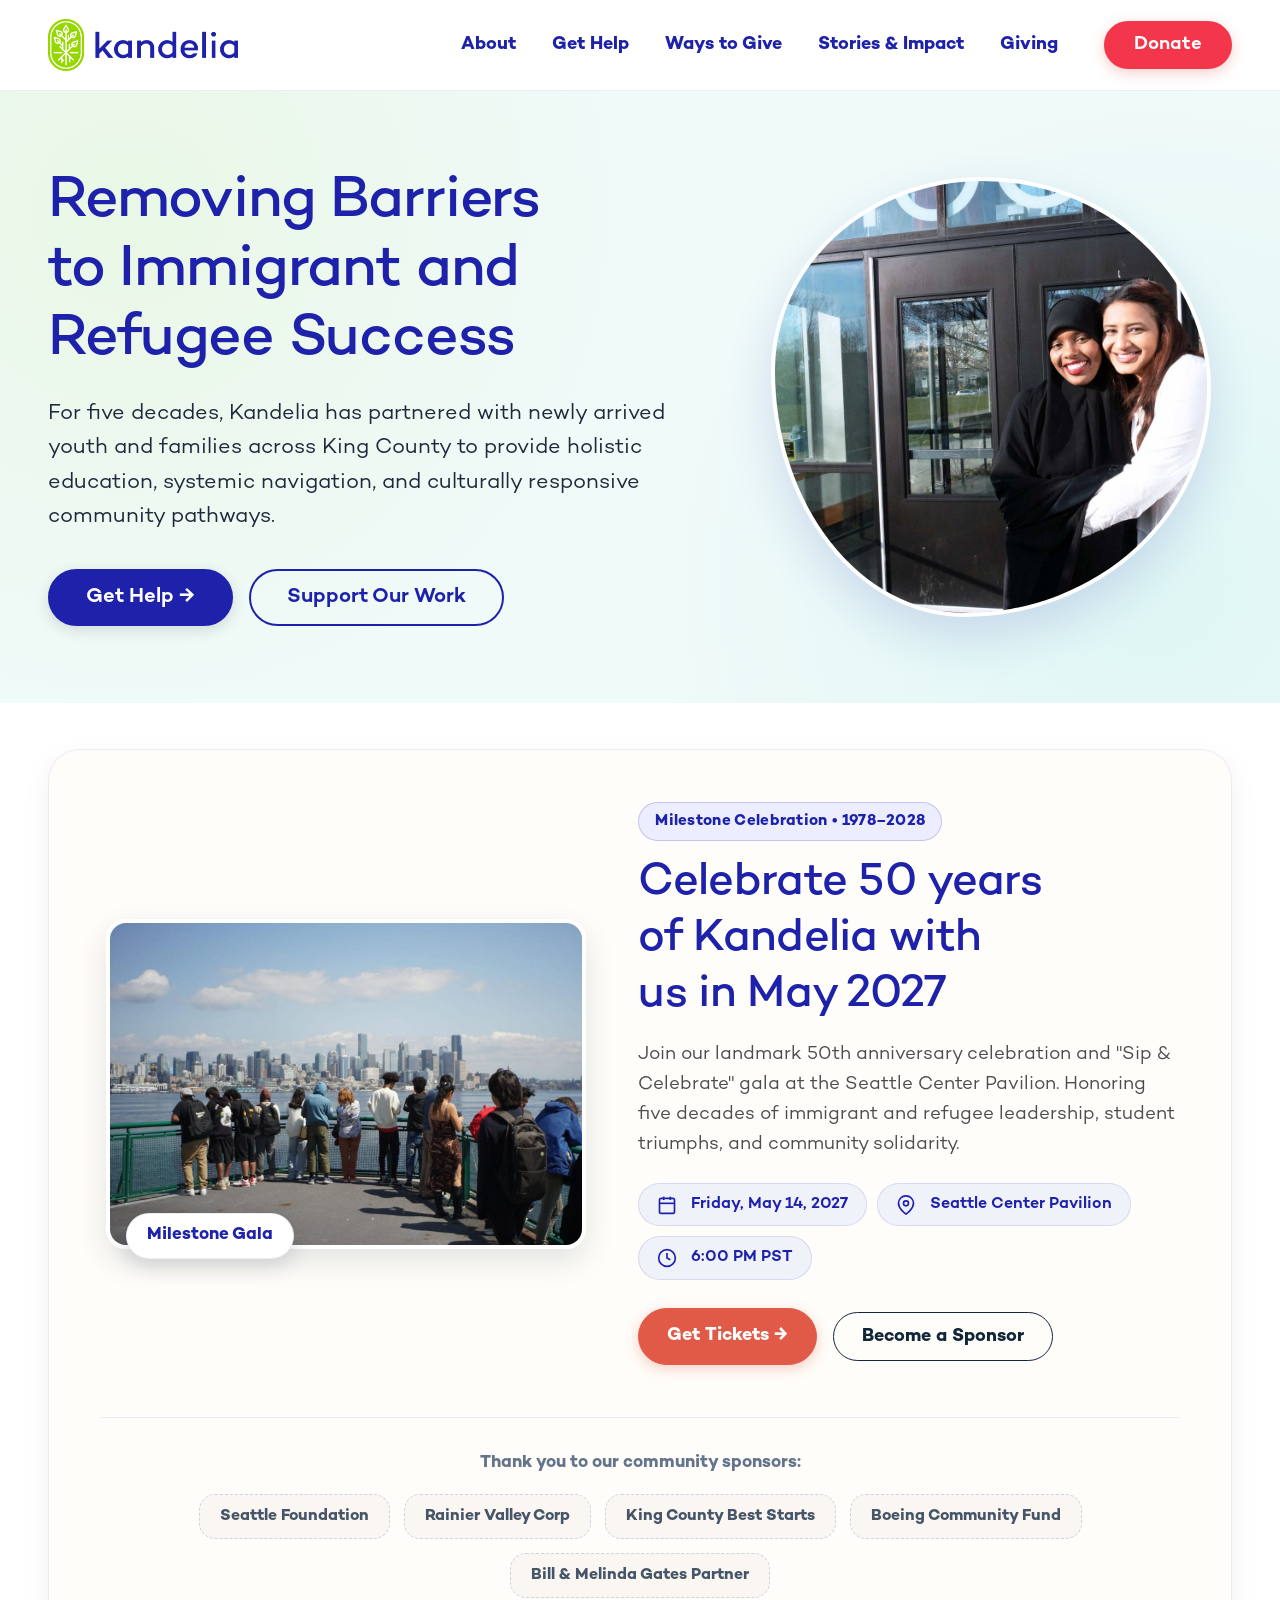
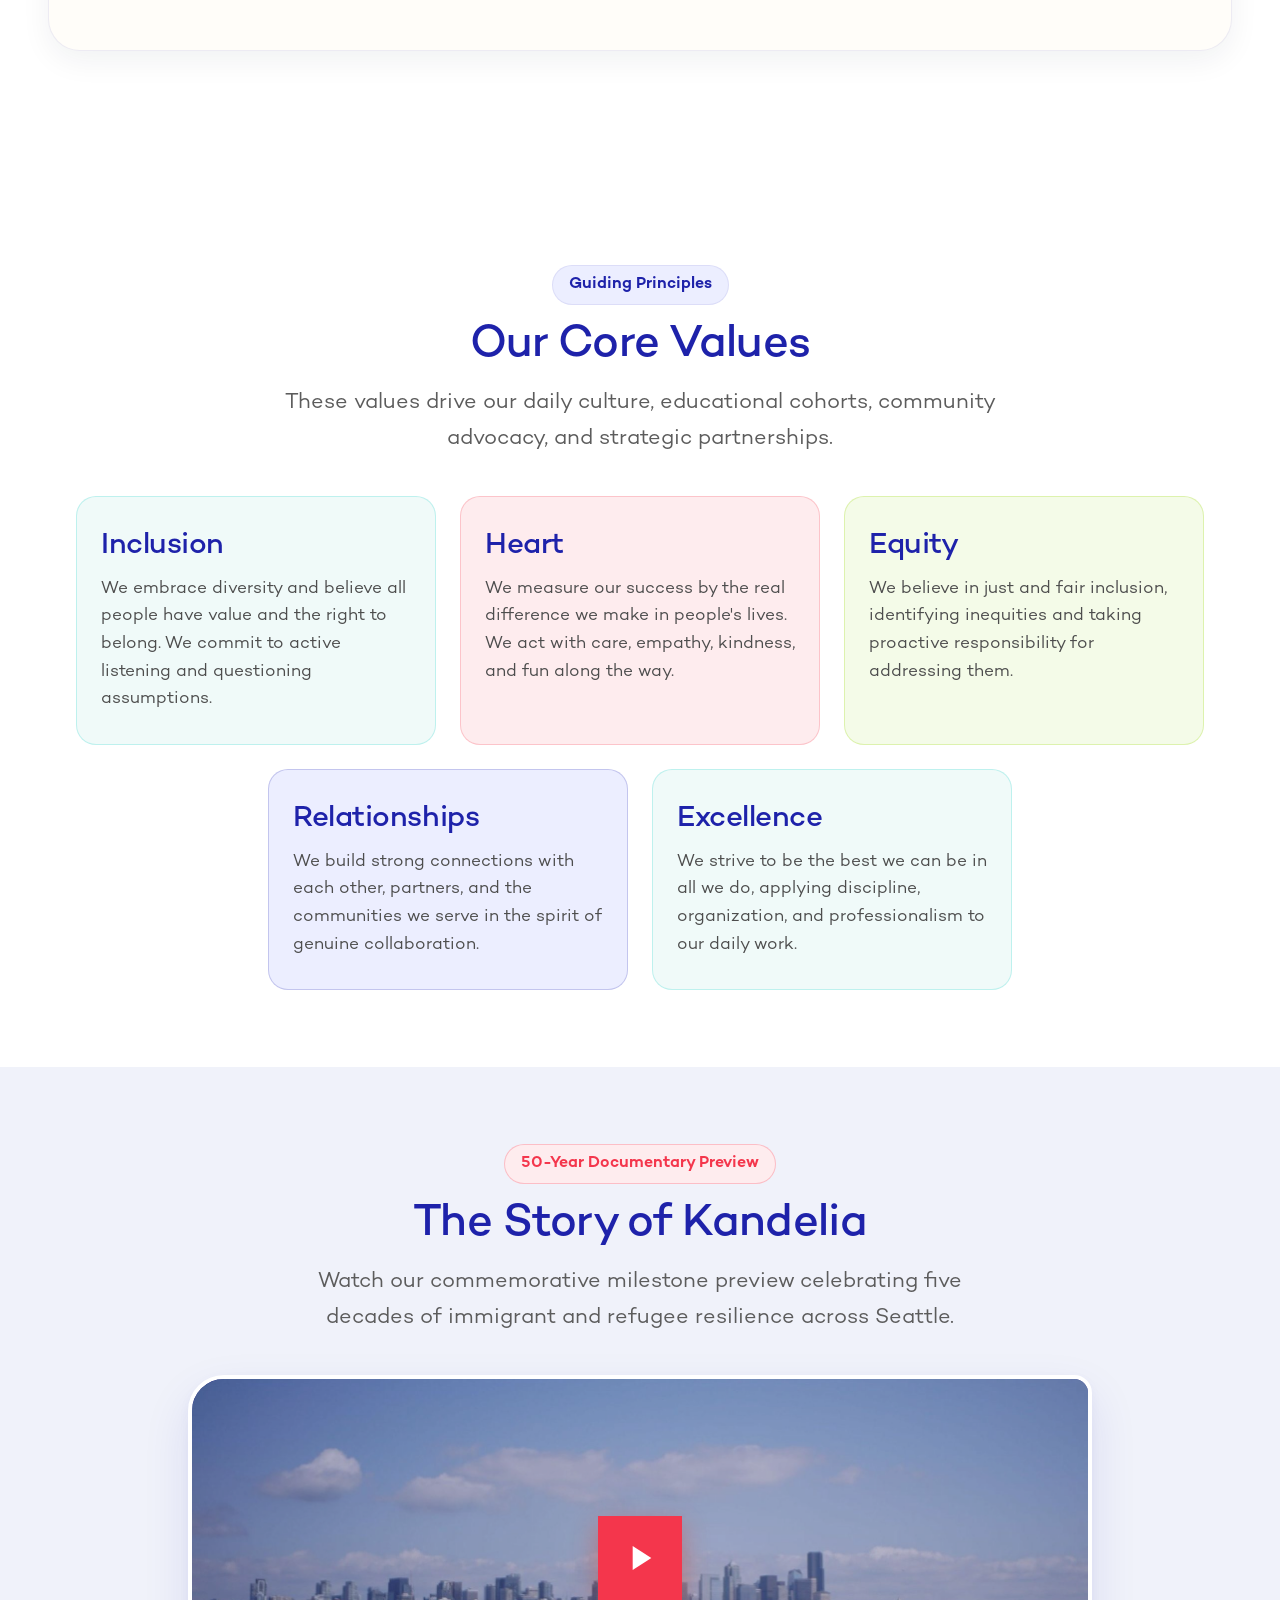
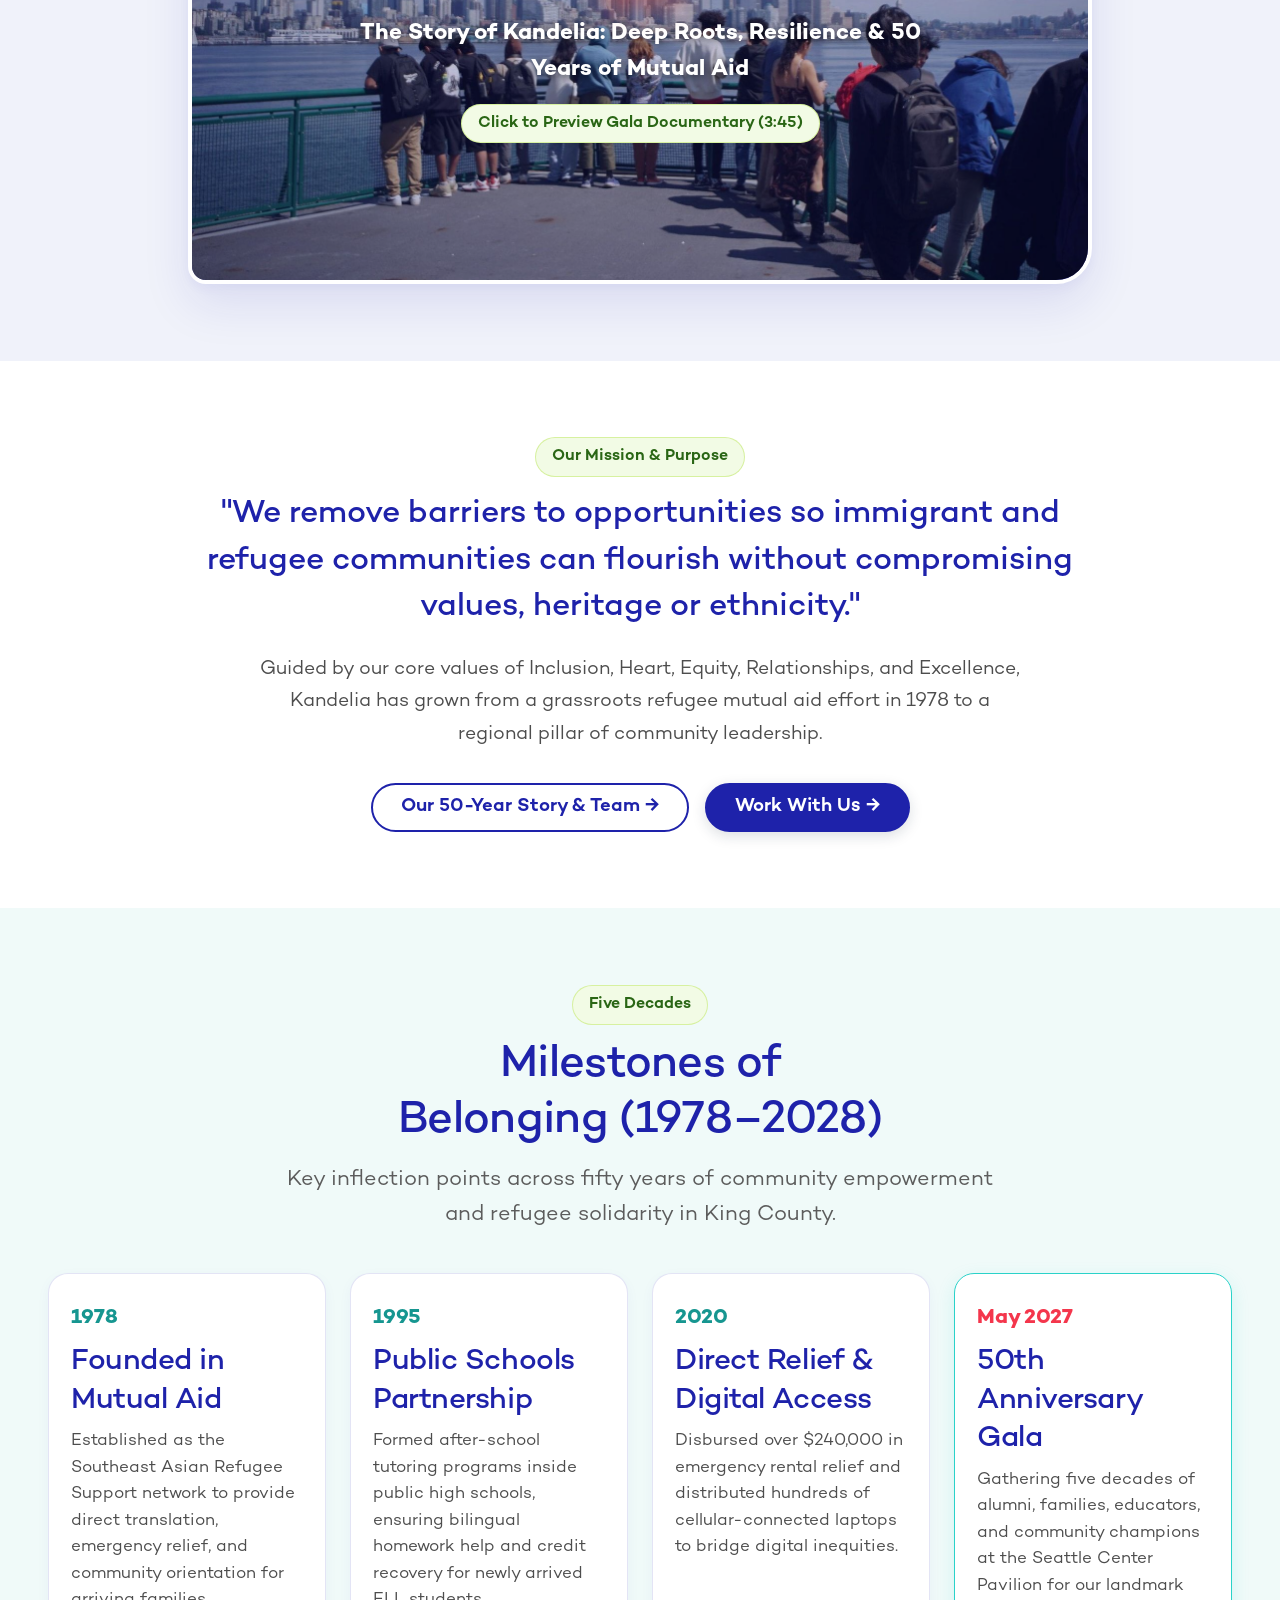
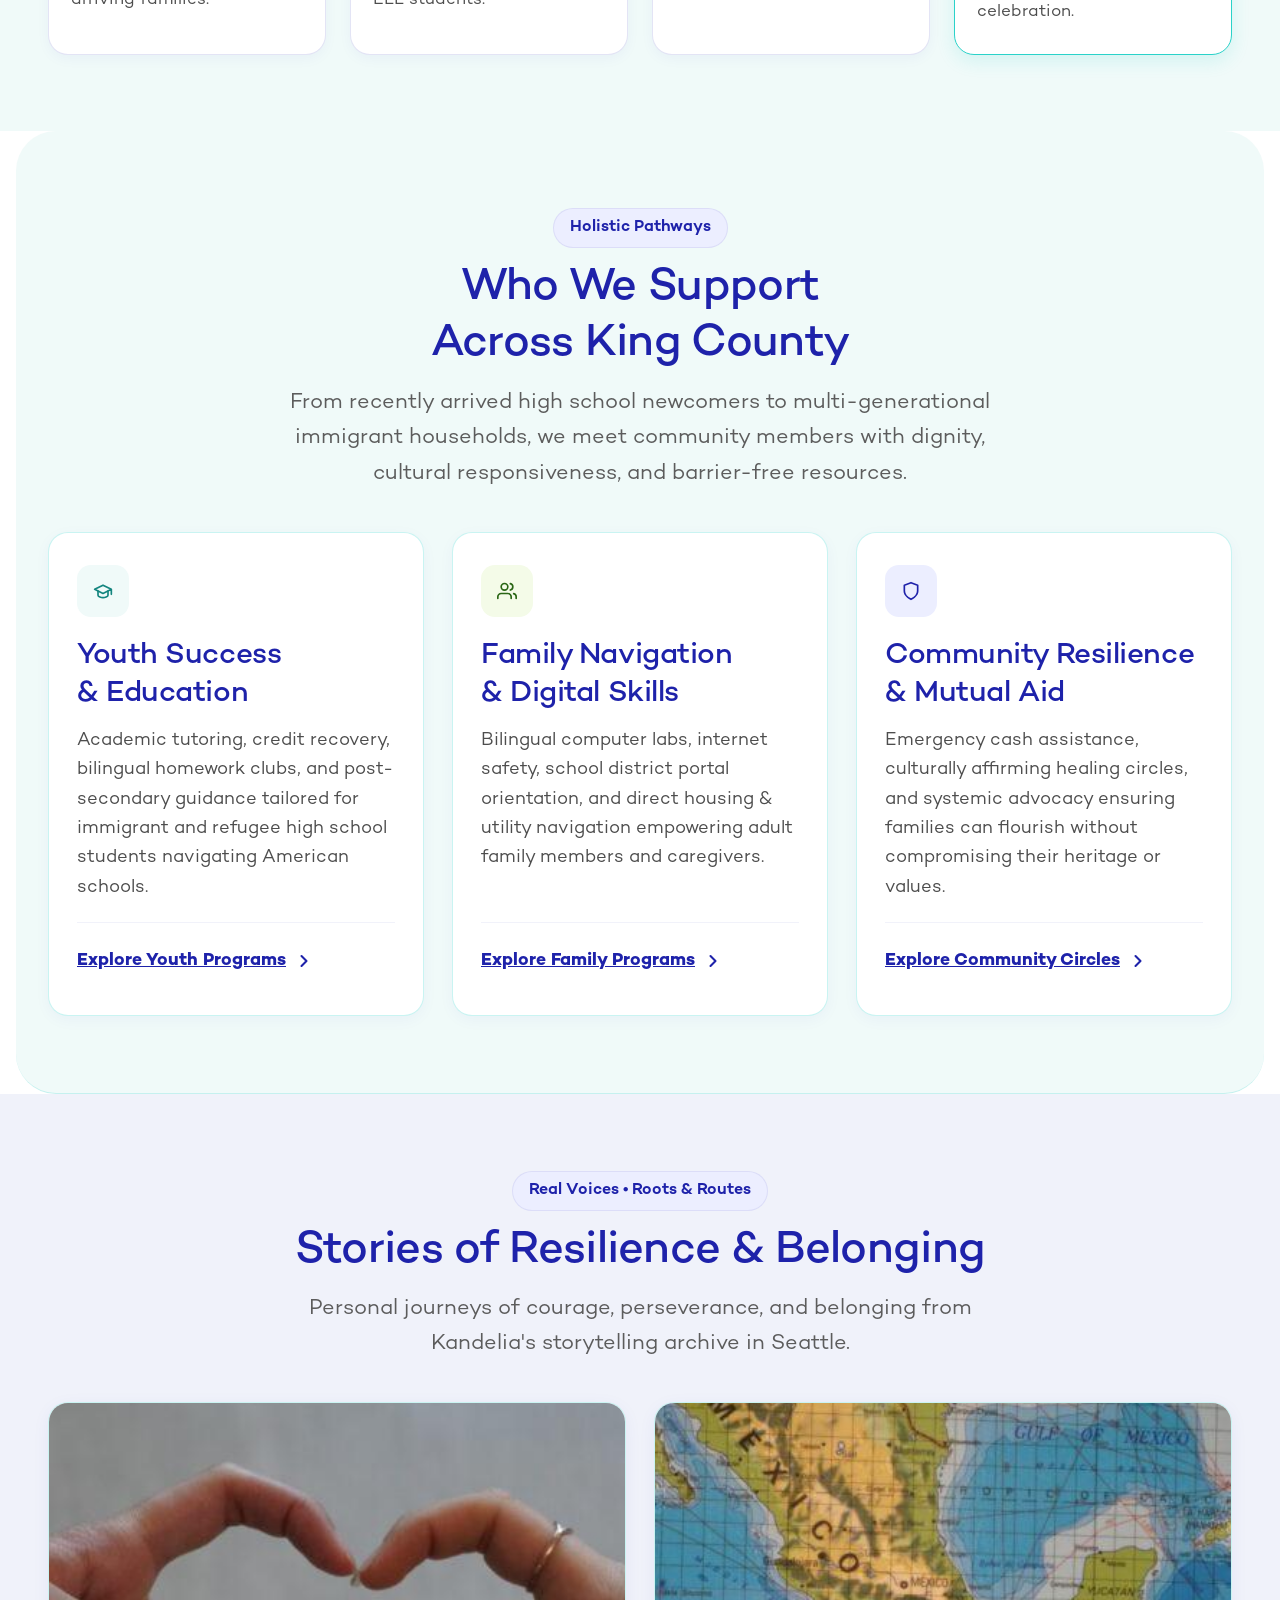
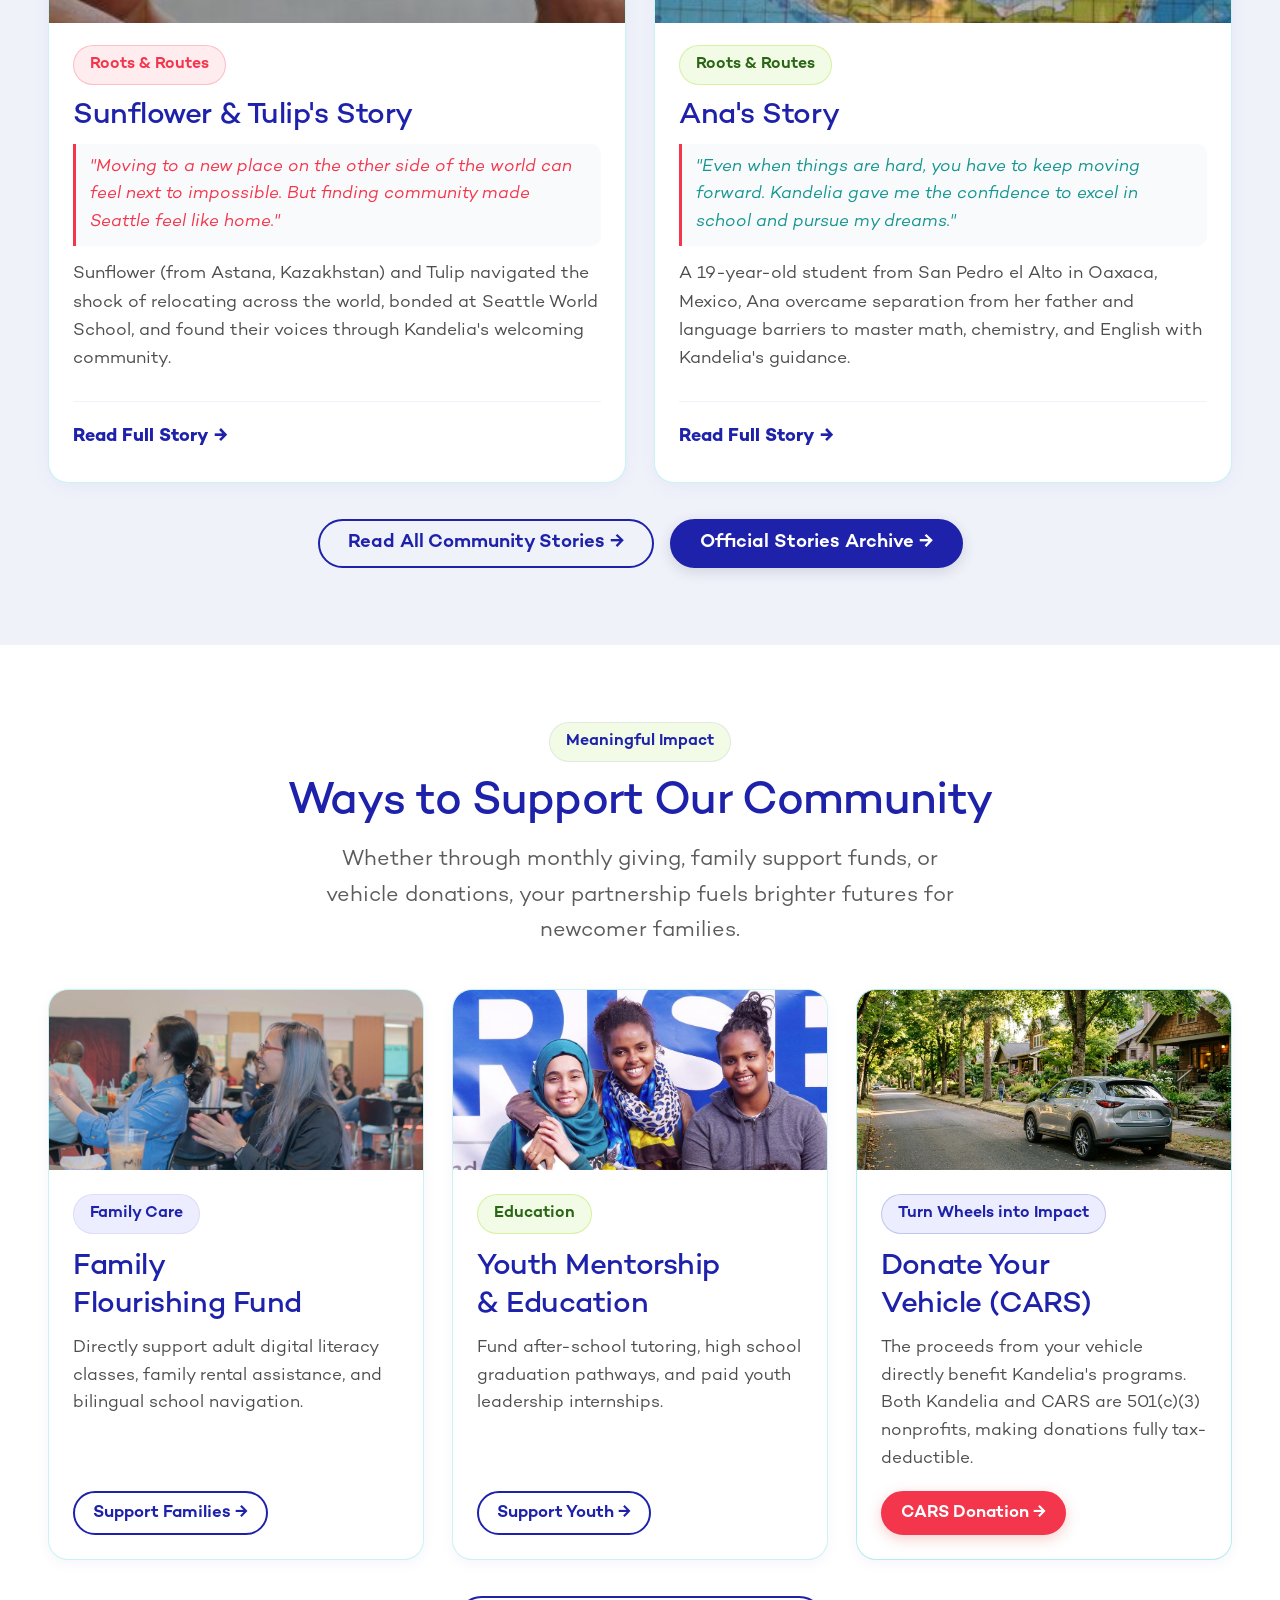
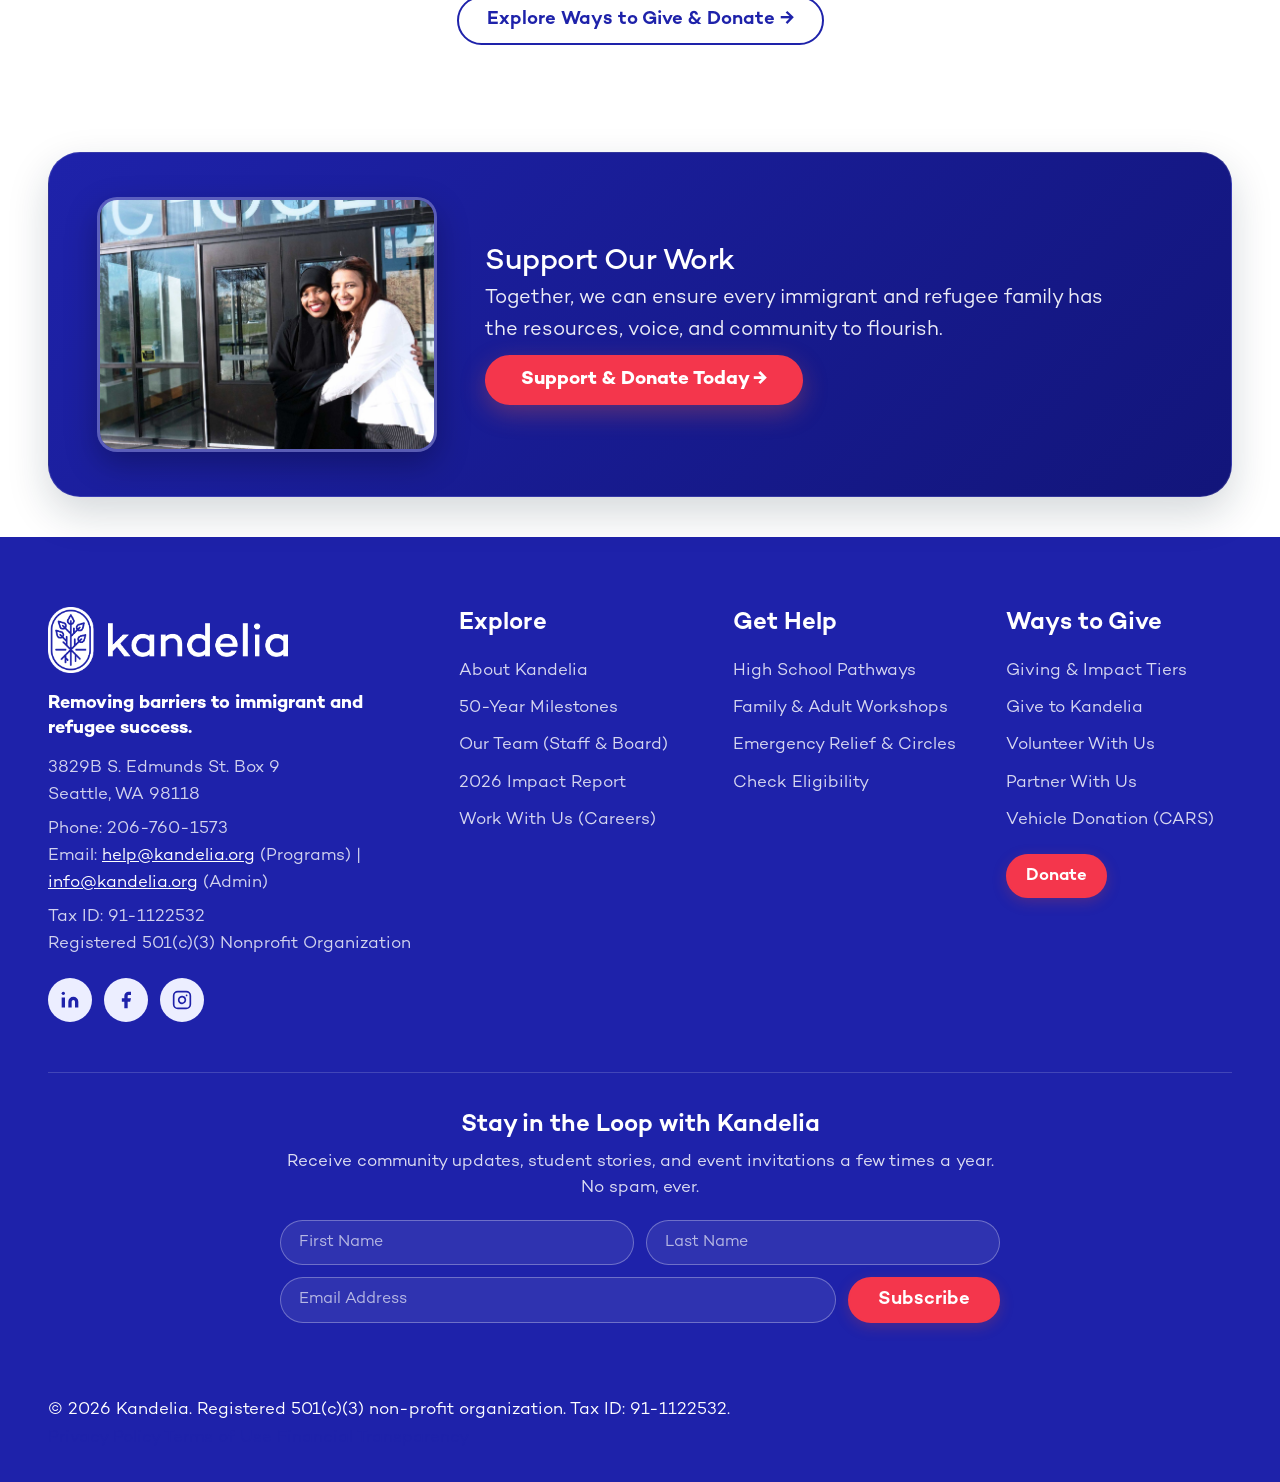
<file: index.html>
<!DOCTYPE html>
<html lang="en">
<head>
  <meta charset="UTF-8">
  <meta name="viewport" content="width=device-width, initial-scale=1.0">
  <title>Kandelia | Immigrant & Refugee Belonging in Seattle</title>
  <meta name="description" content="Kandelia removes barriers to immigrant and refugee success through holistic education, family navigation, and community equity in Seattle.">
  <link rel="icon" type="image/png" sizes="64x64" href="assets/favicon.png">
  <link rel="apple-touch-icon" sizes="512x512" href="assets/kandelia_icon_mark.png">
  <link rel="stylesheet" href="styles.css">
</head>
<body>
  <!-- Skip Link for Accessibility -->
  <a href="#main-content" class="skip-link">Skip to main content</a>
  <!-- Global Header -->
  <header class="site-header" role="banner">
    <div class="w header-container">
      <a href="/" class="brand-link" aria-label="Kandelia Home">
        <img src="assets/kandelia_logo_horizontal_no_tag_rgb.png" alt="Kandelia" class="brand-logo" width="220" height="60" style="height:52px; width:auto; display:block;">
      </a>

      <!-- Desktop Navigation Menu -->
      <nav class="main-nav" aria-label="Main Navigation">
        <div class="nav-item">
          <a href="/about" class="nav-link ">About</a>
        </div>
        <div class="nav-item">
          <a href="/get-help" class="nav-link ">Get Help</a>
        </div>
        <div class="nav-item">
          <a href="/ways-to-give" class="nav-link ">Ways to Give</a>
        </div>
        <div class="nav-item">
          <a href="/stories" class="nav-link ">Stories & Impact</a>
        </div>
        <div class="nav-item">
          <a href="/giving" class="nav-link ">Giving</a>
        </div>
      </nav>

      <a class="btn btn-coral" href="https://kandelia-bloom.kindful.com/embeds/75568458-194c-4924-8a1b-de2cd76e4f92" target="_blank" rel="noopener">Donate</a>

      <button class="mobile-toggle" id="mobile-menu-toggle" aria-expanded="false" aria-controls="mobile-navigation-drawer">
        Menu <svg class="icon menu-icon" viewBox="0 0 24 24" fill="none" stroke="currentColor" stroke-width="2.5" stroke-linecap="round" stroke-linejoin="round" aria-hidden="true"><line x1="3" y1="12" x2="21" y2="12"></line><line x1="3" y1="6" x2="21" y2="6"></line><line x1="3" y1="18" x2="21" y2="18"></line></svg>
      </button>
    </div>

    <!-- Mobile Navigation Drawer -->
    <nav class="mobile-nav-drawer" id="mobile-navigation-drawer" aria-label="Mobile Navigation">
      <a href="/" class="active">Home</a>
      <a href="/about" class="">About</a>
      <a href="/get-help" class="">Get Help</a>
      <a href="/ways-to-give" class="">Ways to Give</a>
      <a href="/stories" class="">Stories & Impact</a>
      <a href="/giving" class="">Giving & Impact Tiers</a>
      <a class="btn btn-coral btn-donate" href="https://kandelia-bloom.kindful.com/embeds/75568458-194c-4924-8a1b-de2cd76e4f92" target="_blank" rel="noopener">Donate</a>
    </nav>
  </header>
  <main id="main-content">
      <svg width="0" height="0" style="position:absolute;visibility:hidden;">
    <defs>
      <clipPath id="heart-clip" clipPathUnits="objectBoundingBox">
        <path d="M 0.5, 0.95 C 0.45, 0.90, 0.05, 0.65, 0.02, 0.38 C -0.02, 0.18, 0.12, 0.02, 0.30, 0.02 C 0.40, 0.02, 0.46, 0.08, 0.5, 0.16 C 0.54, 0.08, 0.60, 0.02, 0.70, 0.02 C 0.88, 0.02, 1.02, 0.18, 0.98, 0.38 C 0.95, 0.65, 0.55, 0.90, 0.5, 0.95 Z" />
      </clipPath>
    </defs>
  </svg>

    <!-- HERO SECTION (CLEAN: No top badge line, No stats 2x2 row, No moving dotted ring, No floating badges on photo) -->
    <section class="section-hero" id="hero">
      <div class="w hero-grid">
        <div class="hero-content">
          <h1 class="hero-title">
            Removing Barriers to Immigrant and Refugee Success
          </h1>
          <p class="hero-lead">
            For five decades, Kandelia has partnered with newly arrived youth and families across King County to provide holistic education, systemic navigation, and culturally responsive community pathways.
          </p>

          <div class="hero-actions">
            <a class="btn btn-primary btn-lg" href="/get-help">Get Help →</a>
            <a class="btn btn-outline btn-lg" href="/giving">Support Our Work</a>
          </div>
        </div>

        <div class="hero-media-wrapper">
          <div class="hero-organic-composition">
            <!-- Main Image Frame with Organic Curve (Clean photo with no floating stats or badges) -->
            <div class="hero-image-frame-enhanced">
              <img src="assets/image_1.jpeg" alt="Smiling Kandelia students outside their school in Seattle" class="hero-main-img">
            </div>
          </div>
        </div>
      </div>
    </section>

    <!-- 50TH ANNIVERSARY CELEBRATION (MAY 2027) - CLEAN SOLID PHOTO FRAME WITHOUT DOTTED/DASHED BORDER -->
    <section class="event-banner-section" id="milestone-gala">
      <div class="w">
        <div class="event-card">
          <div class="event-2col-grid">
            <!-- Left Column: Seattle skyline image with clean solid frame (No dotted/dashed lines) -->
            <div class="event-image-col">
              <div class="event-layered-image-wrap" style="position:relative;">
                <div class="event-image-frame">
                  <img src="assets/image_2.jpeg" alt="Kandelia group looking out over the Seattle skyline" loading="lazy">
                </div>
                <div class="floating-sticker event-gala-pill">Milestone Gala</div>
              </div>
            </div>

            <!-- Right Column: Event Content & CTAs -->
            <div class="event-content-col">
              <span class="event-milestone-pill">
                Milestone Celebration • 1978–2028
              </span>
              <h2 class="event-title">
                Celebrate 50 years of Kandelia with us in May 2027
              </h2>
              <p class="event-desc">
                Join our landmark 50th anniversary celebration and "Sip & Celebrate" gala at the Seattle Center Pavilion. Honoring five decades of immigrant and refugee leadership, student triumphs, and community solidarity.
              </p>

              <div class="event-meta-row">
                <span class="event-meta-pill"><svg class="icon" viewBox="0 0 24 24" fill="none" stroke="currentColor" stroke-width="2" aria-hidden="true" style="width:18px;height:18px;margin-right:6px;vertical-align:-3px;"><rect x="3" y="4" width="18" height="18" rx="2" ry="2"></rect><line x1="16" y1="2" x2="16" y2="6"></line><line x1="8" y1="2" x2="8" y2="6"></line><line x1="3" y1="10" x2="21" y2="10"></line></svg>Friday, May 14, 2027</span>
                <span class="event-meta-pill"><svg class="icon" viewBox="0 0 24 24" fill="none" stroke="currentColor" stroke-width="2" aria-hidden="true" style="width:18px;height:18px;margin-right:6px;vertical-align:-3px;"><path d="M21 10c0 7-9 13-9 13s-9-6-9-13a9 9 0 0 1 18 0z"></path><circle cx="12" cy="10" r="3"></circle></svg>Seattle Center Pavilion</span>
                <span class="event-meta-pill"><svg class="icon" viewBox="0 0 24 24" fill="none" stroke="currentColor" stroke-width="2" aria-hidden="true" style="width:18px;height:18px;margin-right:6px;vertical-align:-3px;"><circle cx="12" cy="12" r="10"></circle><polyline points="12 6 12 12 16 14"></polyline></svg>6:00 PM PST</span>
              </div>

              <div class="event-cta-row">
                <a class="event-ticket-btn" href="https://kandelia-bloom.kindful.com/embeds/75568458-194c-4924-8a1b-de2cd76e4f92" target="_blank" rel="noopener">
                  Get Tickets →
                </a>
                <button type="button" class="event-sponsor-btn open-sponsor-modal">
                  Become a Sponsor
                </button>
              </div>
            </div>
          </div>

          <!-- Sponsor Row -->
          <div class="event-sponsors-section">
            <div class="event-sponsors-label">Thank you to our community sponsors:</div>
            <div class="event-sponsors-boxes">
              <div class="sponsor-dashed-box">Seattle Foundation</div>
              <div class="sponsor-dashed-box">Rainier Valley Corp</div>
              <div class="sponsor-dashed-box">King County Best Starts</div>
              <div class="sponsor-dashed-box">Boeing Community Fund</div>
              <div class="sponsor-dashed-box">Bill & Melinda Gates Partner</div>
            </div>
          </div>
        </div>
      </div>
    </section>

    <!-- CORE VALUES SECTION (5 VALUES IN BALANCED 3+2 LAYOUT - NO ORPHANED CARD) -->
    <section class="section-values" id="values" style="padding:80px 0; background-color:#FFFFFF;">
      <div class="w">
        <div class="section-header text-center" style="max-width:760px; margin:0 auto 48px;">
          <span class="badge badge-teal" style="margin-bottom:12px;">Guiding Principles</span>
          <h2>Our Core Values</h2>
          <p class="lead">These values drive our daily culture, educational cohorts, community advocacy, and strategic partnerships.</p>
        </div>

        <div class="values-even-flex">
          <div class="value-card-item" style="background:#F0FAF9; border:1px solid rgba(42,210,201,0.25);">
            <h3 style="font-size:1.25rem; color:var(--navy); margin-bottom:10px;">Inclusion</h3>
            <p style="font-size:0.96rem; color:var(--text-body); line-height:1.6; margin:0;">
              We embrace diversity and believe all people have value and the right to belong. We commit to active listening and questioning assumptions.
            </p>
          </div>
          <div class="value-card-item" style="background:#FEECEE; border:1px solid rgba(244,54,76,0.22);">
            <h3 style="font-size:1.25rem; color:var(--coral); margin-bottom:10px;">Heart</h3>
            <p style="font-size:0.96rem; color:var(--text-body); line-height:1.6; margin:0;">
              We measure our success by the real difference we make in people's lives. We act with care, empathy, kindness, and fun along the way.
            </p>
          </div>
          <div class="value-card-item" style="background:#F4FBE8; border:1px solid rgba(151,215,0,0.25);">
            <h3 style="font-size:1.25rem; color:#2A6615; margin-bottom:10px;">Equity</h3>
            <p style="font-size:0.96rem; color:var(--text-body); line-height:1.6; margin:0;">
              We believe in just and fair inclusion, identifying inequities and taking proactive responsibility for addressing them.
            </p>
          </div>
          <div class="value-card-item" style="background:#ECEEFF; border:1px solid rgba(30,34,170,0.20);">
            <h3 style="font-size:1.25rem; color:var(--navy); margin-bottom:10px;">Relationships</h3>
            <p style="font-size:0.96rem; color:var(--text-body); line-height:1.6; margin:0;">
              We build strong connections with each other, partners, and the communities we serve in the spirit of genuine collaboration.
            </p>
          </div>
          <div class="value-card-item" style="background:#F0FAF9; border:1px solid rgba(42,210,201,0.25);">
            <h3 style="font-size:1.25rem; color:#14857F; margin-bottom:10px;">Excellence</h3>
            <p style="font-size:0.96rem; color:var(--text-body); line-height:1.6; margin:0;">
              We strive to be the best we can be in all we do, applying discipline, organization, and professionalism to our daily work.
            </p>
          </div>
        </div>
      </div>
    </section>

    <!-- VIDEO EMBED SECTION (PLACED EXACTLY BETWEEN CORE VALUES AND ABOUT SECTION) -->
    <section class="section-video" id="video" style="padding:80px 0; background-color:#F0F2FA;">
      <div class="w" style="max-width:960px; margin:0 auto;">
        <div class="section-header text-center" style="max-width:760px; margin:0 auto 36px;">
          <span class="badge badge-coral" style="margin-bottom:12px;">50-Year Documentary Preview</span>
          <h2>The Story of Kandelia</h2>
          <p class="lead">Watch our commemorative milestone preview celebrating five decades of immigrant and refugee resilience across Seattle.</p>
        </div>

        <div class="video-embed-scalloped" id="kandelia-video-container" role="button" tabindex="0" aria-label="Watch video: The Story of Kandelia">
          <img class="video-poster-img" src="assets/image_2.jpeg" alt="Video preview for The Story of Kandelia" style="width:100%; height:100%; object-fit:cover;">
          <div class="video-play-overlay">
            <div class="video-flower-play-btn">
              <svg style="width:32px;height:32px;fill:currentColor;margin-left:4px;" viewBox="0 0 24 24"><polygon points="5 3 19 12 5 21 5 3"></polygon></svg>
            </div>
            <div class="video-caption">
              The Story of Kandelia: Deep Roots, Resilience & 50 Years of Mutual Aid
            </div>
            <span class="badge badge-sage" style="border:none; background:rgba(255,255,255,0.92); color:var(--navy); font-weight:700;">Click to Preview Gala Documentary (3:45)</span>
          </div>
        </div>
      </div>
    </section>

    <!-- ABOUT KANDELIA OVERVIEW TEASER -->
    <section class="section-about-teaser" style="padding:80px 0; background-color:#FFFFFF;">
      <div class="w" style="max-width:980px; margin:0 auto; text-align:center;">
        <span class="badge badge-sage" style="margin-bottom:14px;">Our Mission & Purpose</span>
        <blockquote style="font-size:clamp(1.35rem, 2.5vw, 1.85rem); line-height:1.45; color:var(--navy); font-weight:500; margin:0 0 24px; border:none; padding:0;">
          "We remove barriers to opportunities so immigrant and refugee communities can flourish without compromising values, heritage or ethnicity."
        </blockquote>
        <p style="font-size:1.08rem; color:var(--text-body); max-width:760px; margin:0 auto 32px; line-height:1.65;">
          Guided by our core values of Inclusion, Heart, Equity, Relationships, and Excellence, Kandelia has grown from a grassroots refugee mutual aid effort in 1978 to a regional pillar of community leadership.
        </p>
        <div style="display:flex; justify-content:center; gap:16px; flex-wrap:wrap;">
          <a class="btn btn-outline" href="/about">Our 50-Year Story &amp; Team&nbsp;→</a>
          <a class="btn btn-primary" href="/careers">Work With Us →</a>
        </div>
      </div>
    </section>

    <!-- 50-YEAR MILESTONES (EXACTLY 4 EVENLY SPACED MILESTONES) -->
    <section class="section-milestones" id="milestones" style="padding:80px 0; background-color:#F0FAF9;">
      <div class="w">
        <div class="section-header text-center" style="max-width:760px; margin:0 auto 48px;">
          <span class="badge badge-sage" style="margin-bottom:12px;">Five Decades</span>
          <h2>Milestones of Belonging (1978–2028)</h2>
          <p class="lead">Key inflection points across fifty years of community empowerment and refugee solidarity in King County.</p>
        </div>

        <div class="milestones-4grid">
          <div class="milestone-card-clean">
            <span class="milestone-year-pill">1978</span>
            <h3 style="font-size:1.2rem; color:var(--navy); margin-bottom:8px;">Founded in Mutual Aid</h3>
            <p style="font-size:0.95rem; color:var(--text-body); line-height:1.55; margin:0;">
              Established as the Southeast Asian Refugee Support network to provide direct translation, emergency relief, and community orientation for arriving families.
            </p>
          </div>

          <div class="milestone-card-clean">
            <span class="milestone-year-pill">1995</span>
            <h3 style="font-size:1.2rem; color:var(--navy); margin-bottom:8px;">Public Schools Partnership</h3>
            <p style="font-size:0.95rem; color:var(--text-body); line-height:1.55; margin:0;">
              Formed after-school tutoring programs inside public high schools, ensuring bilingual homework help and credit recovery for newly arrived ELL students.
            </p>
          </div>

          <div class="milestone-card-clean">
            <span class="milestone-year-pill">2020</span>
            <h3 style="font-size:1.2rem; color:var(--navy); margin-bottom:8px;">Direct Relief & Digital Access</h3>
            <p style="font-size:0.95rem; color:var(--text-body); line-height:1.55; margin:0;">
              Disbursed over $240,000 in emergency rental relief and distributed hundreds of cellular-connected laptops to bridge digital inequities.
            </p>
          </div>

          <div class="milestone-card-clean" style="border-color:var(--teal); box-shadow:0 6px 18px rgba(42,210,201,0.15);">
            <span class="milestone-year-pill" style="color:var(--coral);">May 2027</span>
            <h3 style="font-size:1.2rem; color:var(--navy); margin-bottom:8px;">50th Anniversary Gala</h3>
            <p style="font-size:0.95rem; color:var(--text-body); line-height:1.55; margin:0;">
              Gathering five decades of alumni, families, educators, and community champions at the Seattle Center Pavilion for our landmark celebration.
            </p>
          </div>
        </div>
      </div>
    </section>

    <!-- WHO WE HELP SECTION (EQUAL-HEIGHT BALANCED CARDS) -->
    <section class="section-who-we-help" id="who-we-help" style="padding:80px 0; background-color:#FFFFFF;">
      <div class="w">
        <div class="section-header text-center" style="max-width:760px; margin:0 auto 48px;">
          <span class="badge badge-teal" style="margin-bottom:12px;">Holistic Pathways</span>
          <h2>Who We Support Across King County</h2>
          <p class="lead">From recently arrived high school newcomers to multi-generational immigrant households, we meet community members with dignity, cultural responsiveness, and barrier-free resources.</p>
        </div>

        <div class="who-we-help-grid">
          <!-- Card 1: Youth -->
          <div class="who-card-equal">
            <div class="card-icon-wrap" style="background:#F0FAF9; color:#14857F;">
              <svg class="icon" viewBox="0 0 24 24" fill="none" stroke="currentColor" stroke-width="2" stroke-linecap="round" stroke-linejoin="round" aria-hidden="true" style="width:26px;height:26px;"><path d="M22 10v6M2 10l10-5 10 5-10 5z"></path><path d="M6 12v5c0 2 4 3 6 3s6-1 6-3v-5"></path></svg>
            </div>
            <h3>Youth Success & Education</h3>
            <p class="card-desc">
              Academic tutoring, credit recovery, bilingual homework clubs, and post-secondary guidance tailored for immigrant and refugee high school students navigating American schools.
            </p>
            <div class="card-action">
              <a href="/get-help#high-school" class="card-link-btn">
                Explore Youth Programs <svg class="icon" viewBox="0 0 24 24" fill="none" stroke="currentColor" stroke-width="2.5" stroke-linecap="round" stroke-linejoin="round" aria-hidden="true" style="width:18px;height:18px;"><polyline points="9 18 15 12 9 6"></polyline></svg>
              </a>
            </div>
          </div>

          <!-- Card 2: Family -->
          <div class="who-card-equal">
            <div class="card-icon-wrap" style="background:#F4FBE8; color:#2A6615;">
              <svg class="icon" viewBox="0 0 24 24" fill="none" stroke="currentColor" stroke-width="2" stroke-linecap="round" stroke-linejoin="round" aria-hidden="true" style="width:26px;height:26px;"><path d="M17 21v-2a4 4 0 0 0-4-4H5a4 4 0 0 0-4 4v2"></path><circle cx="9" cy="7" r="4"></circle><path d="M23 21v-2a4 4 0 0 0-3-3.87"></path><path d="M16 3.13a4 4 0 0 1 0 7.75"></path></svg>
            </div>
            <h3>Family Navigation & Digital Skills</h3>
            <p class="card-desc">
              Bilingual computer labs, internet safety, school district portal orientation, and direct housing & utility navigation empowering adult family members and caregivers.
            </p>
            <div class="card-action">
              <a href="/get-help#family" class="card-link-btn">
                Explore Family Programs <svg class="icon" viewBox="0 0 24 24" fill="none" stroke="currentColor" stroke-width="2.5" stroke-linecap="round" stroke-linejoin="round" aria-hidden="true" style="width:18px;height:18px;"><polyline points="9 18 15 12 9 6"></polyline></svg>
              </a>
            </div>
          </div>

          <!-- Card 3: Community -->
          <div class="who-card-equal">
            <div class="card-icon-wrap" style="background:#ECEEFF; color:#1F22AA;">
              <svg class="icon" viewBox="0 0 24 24" fill="none" stroke="currentColor" stroke-width="2" stroke-linecap="round" stroke-linejoin="round" aria-hidden="true" style="width:26px;height:26px;"><path d="M12 22s8-4 8-10V5l-8-3-8 3v7c0 6 8 10 8 10z"></path></svg>
            </div>
            <h3>Community Resilience & Mutual Aid</h3>
            <p class="card-desc">
              Emergency cash assistance, culturally affirming healing circles, and systemic advocacy ensuring families can flourish without compromising their heritage or values.
            </p>
            <div class="card-action">
              <a href="/get-help#community" class="card-link-btn">
                Explore Community Circles <svg class="icon" viewBox="0 0 24 24" fill="none" stroke="currentColor" stroke-width="2.5" stroke-linecap="round" stroke-linejoin="round" aria-hidden="true" style="width:18px;height:18px;"><polyline points="9 18 15 12 9 6"></polyline></svg>
              </a>
            </div>
          </div>
        </div>
      </div>
    </section>

    <!-- STORIES & IMPACT PREVIEW (AUTHENTIC STORIES LINKED TO KANDELIA.ORG & MODAL POPUP) -->
    <section class="section-stories-teaser" style="padding:80px 0; background-color:#F0F2FA;">
      <div class="w">
        <div class="section-header text-center" style="max-width:760px; margin:0 auto 40px;">
          <span class="badge badge-teal" style="margin-bottom:12px;">Real Voices • Roots & Routes</span>
          <h2>Stories of Resilience & Belonging</h2>
          <p class="lead">Personal journeys of courage, perseverance, and belonging from Kandelia's storytelling archive in Seattle.</p>
        </div>

        <div class="story-square-grid">
          <!-- Story 1: Sunflower & Tulip -->
          <div class="story-square-card open-story-reader"
               role="button" tabindex="0"
               aria-label="Read full story: Sunflower & Tulip's Story"
               data-title="Sunflower & Tulip's Story"
               data-subtitle="Friendship, Cultural Identity & New Beginnings in Seattle"
               data-image="assets/story_sunflower_tulip.jpg"
               data-quote="Moving to a new place on the other side of the world can feel next to impossible. But finding community made Seattle feel like home."
               data-story-html="
          &lt;div class=&quot;story-editorial-article&quot;&gt;
            &lt;p class=&quot;story-lead-in&quot;&gt;The students who shared their story for this piece chose to be anonymous, and are represented with their favorite flower as their name.&lt;/p&gt;
            &lt;p class=&quot;story-dropcap-para&quot;&gt;Moving to a new place is never easy, and when that place is on the other side of the world, it can feel next to impossible to adjust. That’s exactly what &lt;strong class=&quot;story-highlight&quot;&gt;Sunflower&lt;/strong&gt; and &lt;strong class=&quot;story-highlight&quot;&gt;Tulip&lt;/strong&gt;, two teens from Central Asia, faced when they left everything familiar behind and came to &lt;strong class=&quot;story-highlight&quot;&gt;Seattle&lt;/strong&gt; just over a year ago. Although they came from different countries, their stories overlap in many ways and helped them to become friends.&lt;/p&gt;
            &lt;p&gt;Sunflower, a self-described “city girl”, spent most of her life in &lt;strong class=&quot;story-highlight&quot;&gt;Astana&lt;/strong&gt;, the capital of &lt;strong class=&quot;story-highlight&quot;&gt;Kazakhstan&lt;/strong&gt;. When she and her mom decided to move to the U.S., it was important for them to find a place that felt somewhat familiar. They did tons of research when deciding where to move, looking for a community of people from Kazakhstan and people who speak Kazakh or Russian.&lt;/p&gt;
            &lt;p&gt;They soon ruled out Pennsylvania, New York, Chicago, and Alaska before settling on Seattle. Here, they felt they’d have a familiar climate while still getting the city feel, and be able to set down roots in a liberal-minded community. Sunflower shared that since she identifies as queer, she wanted to be in a city that felt welcoming and comfortable. “Younger people in Kazakhstan might be more accepting, but the older generation isn’t as open-minded.”&lt;/p&gt;
            &lt;p&gt;For Tulip’s family, the decision to move was a mix of research and connection. They considered Portland first but didn’t know anyone there to help with the immigration process. Then they found a family connection in Seattle—a friend of Tulip’s mom had a sister in the city—and that made all the difference. Even though they’d read about Seattle being expensive and rainy, they decided to take the leap.&lt;/p&gt;
            &lt;figure class=&quot;story-interstitial-figure&quot;&gt;
              &lt;img src=&quot;assets/story_sunflower_2.jpg&quot; alt=&quot;Sunflower and Tulip&#x27;s journey from Central Asia to Seattle&quot; class=&quot;story-interstitial-img&quot; loading=&quot;lazy&quot;&gt;
            &lt;/figure&gt;
            &lt;p&gt;Once they arrived, both Sunflower and Tulip realized just how different life in Seattle was from what they knew. For Sunflower, the culture shock was immediate. Homelessness was unfamiliar to her—there are no homeless people in Astana. She also noticed that Seattle at night is much darker than her hometown, where streets are lit up all the time. Public transportation in Seattle felt limited, too, compared to the efficient options back home.&lt;/p&gt;
            &lt;p&gt;Tulip struggled with how spread out everything felt, especially in &lt;strong class=&quot;story-highlight&quot;&gt;Renton&lt;/strong&gt;, where her family first settled. In her home country, “you would go into a street, and there’s market, market, market, market!”—but in Renton she had to walk for an hour both ways to get groceries. She felt like she barely saw people out and about and wondered where everyone was. Once her family moved to a more walkable neighborhood and got a car, things started to feel better.&lt;/p&gt;
            &lt;p&gt;Both Sunflower and Tulip find comfort in the foods they grew up eating. Tulip’s favorite is mantu, a Central Asian dumpling steamed with meat and onions, often served with yogurt or a flavorful sauce. Sunflower enjoys dishes like manti, which is similar to mantu, as well as piroshky (stuffed pastries) and samsa (savory baked pastry). Cooking these dishes helps them stay connected to their roots, though Sunflower admitted she is not a fan of cooking—she laughed while telling us she has even burnt soup before, yet still prepares food for her mom after a long day.&lt;/p&gt;
            &lt;figure class=&quot;story-interstitial-figure&quot;&gt;
              &lt;img src=&quot;assets/story_sunflower_3.jpg&quot; alt=&quot;Traditional Central Asian mantu dumplings&quot; class=&quot;story-interstitial-img&quot; loading=&quot;lazy&quot;&gt;
            &lt;/figure&gt;
            &lt;p&gt;Feeling comfortable in a new country takes time. Tulip shares that it was a dream come true to move to Seattle with her family, but her first six months here were very hard. Being here with family has helped make Seattle feel like home to her. Last summer, her family went on a road trip to California, and returning to Seattle afterward felt comforting—like coming home.&lt;/p&gt;
            &lt;p&gt;Sunflower moved here with her mom, and has a slightly different experience. “In the whole USA, we have no relatives. No one.” She’s grateful for all of the friends she’s made, but she would love to meet more people her own age who speak Russian or Kazakh. She also misses her friends and family back in Kazakhstan, and worries that her young nephew is starting to forget her. Still, she hopes that once she and her mom move to a more permanent apartment without a roommate, Seattle will feel more like home.&lt;/p&gt;
            &lt;figure class=&quot;story-interstitial-figure&quot;&gt;
              &lt;img src=&quot;assets/story_sunflower_4.jpg&quot; alt=&quot;Sunflower and Tulip community connection in Seattle&quot; class=&quot;story-interstitial-img&quot; loading=&quot;lazy&quot;&gt;
            &lt;/figure&gt;
            &lt;blockquote class=&quot;story-pull-quote&quot;&gt;“It was very hard for me because I had nobody over here. I had a bad feeling like ‘Will I ever find a friend here?’ Then out of nowhere a very nice person came—a Sunflower popped up.”&lt;/blockquote&gt;
            &lt;p&gt;For both Tulip and Sunflower, making new friends has helped with the adjustment to living in Seattle. Tulip remembers being perceived as a cold person and an introvert when she first arrived, even though she’s friendly and outgoing.&lt;/p&gt;
            &lt;p&gt;Both laughed while sharing how they first met at school. “I think I forced her to talk with me,” Sunflower recalls. “She yapped and yapped,” Tulip remembers, “and eventually, I talked back.” They became close friends during a trip to &lt;strong class=&quot;story-highlight&quot;&gt;Camp Orkila&lt;/strong&gt;, a Pacific Northwest favorite.&lt;/p&gt;
            &lt;figure class=&quot;story-interstitial-figure&quot;&gt;
              &lt;img src=&quot;assets/story_sunflower_5.jpg&quot; alt=&quot;Students building friendship during the Camp Orkila trip&quot; class=&quot;story-interstitial-img&quot; loading=&quot;lazy&quot;&gt;
            &lt;/figure&gt;
            &lt;p&gt;Something the two have in common is being thrust into adult responsibilities that most teenagers never experience. They became translators, navigators, and primary support for their families—managing everything from green card applications to technology challenges. “I had to grow up fast,” Tulip explains. “Dealing with debit cards, transportation passes, phone plans—things I never thought about before.” While this was challenging, Tulip also feels proud and confident she’ll be able to take care of herself if she moves to another city for college. In addition to their at-home responsibilities, both Tulip and Sunflower take classes at &lt;strong class=&quot;story-highlight&quot;&gt;Seattle World School&lt;/strong&gt; and are part of the Running Start program.&lt;/p&gt;
            &lt;figure class=&quot;story-interstitial-figure&quot;&gt;
              &lt;img src=&quot;assets/story_sunflower_6.jpg&quot; alt=&quot;Seattle World School and Kandelia youth community&quot; class=&quot;story-interstitial-img&quot; loading=&quot;lazy&quot;&gt;
            &lt;/figure&gt;
            &lt;blockquote class=&quot;story-pull-quote&quot;&gt;“Starting a new life is super hard and you will struggle a lot. In time it will get better, and you will finally see that you’re doing so much better than you could have imagined.”&lt;/blockquote&gt;
            &lt;p&gt;What advice would Sunflower and Tulip offer to someone moving to Seattle from another country? Brace yourself for challenges and believe that you can navigate them. Tulip acknowledges that starting fresh in a new environment is never easy, but she reminds others that it’s okay not to have everything figured out right away.&lt;/p&gt;
            &lt;p&gt;With your support, Kandelia helps students like Tulip and Sunflower find community and belonging in their new Seattle home.&lt;/p&gt;
          &lt;/div&gt;
        ">
            <div class="story-square-img-wrap">
              <img src="assets/story_sunflower_tulip.jpg" alt="Sunflower & Tulip's Story" class="story-img-square" loading="lazy">
            </div>
            <div class="story-square-body">
              <span class="badge badge-coral" style="width:fit-content; margin-bottom:6px;">Roots & Routes</span>
              <h3 style="font-size:1.35rem; color:var(--navy); margin-bottom:8px;">Sunflower & Tulip's Story</h3>
              <p style="font-style:italic; margin-bottom:8px; color:var(--coral); font-weight:600;">"Moving to a new place on the other side of the world can feel next to impossible. But finding community made Seattle feel like home."</p>
              <p style="color:var(--text-body); line-height:1.6; font-size:0.98rem;">Sunflower (from Astana, Kazakhstan) and Tulip navigated the shock of relocating across the world, bonded at Seattle World School, and found their voices through Kandelia's welcoming community.</p>
              <div style="display:flex; justify-content:flex-start; align-items:center; margin-top:16px; padding-top:12px; border-top:1px solid #F0F2FA;">
                <button class="card-link-btn" type="button" style="background:none; border:none; padding:0; cursor:pointer; font-weight:700; color:var(--navy); font-size:1rem; display:inline-flex; align-items:center; gap:6px;">
                  Read Full Story <span aria-hidden="true">→</span>
                </button>
              </div>
            </div>
          </div>

          <!-- Story 2: Ana's Story -->
          <div class="story-square-card open-story-reader"
               role="button" tabindex="0"
               aria-label="Read full story: Ana's Story"
               data-title="Ana's Story"
               data-subtitle="Courage, Chemistry & Building a Future from Oaxaca to Seattle"
               data-image="assets/story_ana.jpg"
               data-quote="Even when things are hard, you have to keep moving forward. Kandelia gave me the confidence to excel in school and pursue my dreams."
               data-story-html="
          &lt;div class=&quot;story-editorial-article&quot;&gt;
            &lt;p class=&quot;story-lead-in&quot;&gt;This story is about a student’s move from Oaxaca to Seattle. The name has been changed as requested by the student.&lt;/p&gt;
            &lt;p class=&quot;story-dropcap-para&quot;&gt;When we first talked to &lt;strong class=&quot;story-highlight&quot;&gt;Ana&lt;/strong&gt;, a 19-year-old who has been in &lt;strong class=&quot;story-highlight&quot;&gt;Seattle&lt;/strong&gt; only two months, she was a little reserved. As we asked her questions about what she liked, we got to the topic of food and that really got the conversation rolling. She easily shared her top three favorites: pozole, mole, and tamales (the mole kind)—always paired with a Mexican Coke.&lt;/p&gt;
            &lt;p&gt;Ana is from &lt;strong class=&quot;story-highlight&quot;&gt;San Pedro el Alto&lt;/strong&gt;, a small town nestled in the Central Valley of &lt;strong class=&quot;story-highlight&quot;&gt;Oaxaca&lt;/strong&gt;, &lt;strong class=&quot;story-highlight&quot;&gt;Mexico&lt;/strong&gt;. Her move to Seattle has her navigating a world very different from where she grew up. San Pedro el Alto is a close-knit community surrounded by nature, where traditions like Día de los Muertos and celebrations of the Mexican Revolution bring people together. “Here, those traditions aren’t the same,” Ana says, noting how much she misses the vibrant culture of her hometown.&lt;/p&gt;
            &lt;figure class=&quot;story-interstitial-figure&quot;&gt;
              &lt;img src=&quot;assets/story_ana_2.jpg&quot; alt=&quot;Ana reflecting on her roots in Oaxaca, Mexico&quot; class=&quot;story-interstitial-img&quot; loading=&quot;lazy&quot;&gt;
            &lt;/figure&gt;
            &lt;blockquote class=&quot;story-pull-quote&quot;&gt;“He was so sad and asked me why I wasn’t leaving. He said he didn’t want to go if I wasn’t going. I didn’t want him to go through that alone, so I decided I had to come.”&lt;/blockquote&gt;
            &lt;p&gt;The decision to come to Seattle was difficult for Ana. She had an older brother already living here, and her mom and younger brother were moving to join him. Her father, however, was staying in Mexico. Ana couldn’t imagine leaving her father alone, and at first planned to stay with him—until her younger brother, whom she helped raise since she was 10, asked why she wasn’t boarding the plane.&lt;/p&gt;
            &lt;p&gt;At first, Ana’s father was hurt by her decision to leave, and the distance has made communication challenging. Yet Ana is grateful to be with her siblings and to explore a new chapter in her life. She shared that it’s hard to live away from family, but she finds Seattle beautiful and has been struck by the city’s abundance of nature.&lt;/p&gt;
            &lt;p&gt;Each day, Ana takes the bus to school, where she enjoys her math and chemistry classes. Though math can be tough, she admires her teacher’s charisma, and she loves the hands-on experiments in chemistry. After school, Ana participates in Kandelia’s Job Readiness Training program, which is helping her build skills for her future. In her free time, she likes to play basketball.&lt;/p&gt;
            &lt;figure class=&quot;story-interstitial-figure&quot;&gt;
              &lt;img src=&quot;assets/story_ana_3.jpg&quot; alt=&quot;Ana participating in Seattle school and Kandelia programs&quot; class=&quot;story-interstitial-img&quot; loading=&quot;lazy&quot;&gt;
            &lt;/figure&gt;
            &lt;p&gt;Ana finds comfort in the little things that remind her of home: the sound of rain, the trees, and even the storms, which feel familiar. However, she’s not a fan of Seattle’s early sunsets and dark winter days. And while she appreciates Seattle’s beauty, the visible homelessness near her neighborhood worries her, a sentiment shared by many of her newcomer peers.&lt;/p&gt;
            &lt;blockquote class=&quot;story-pull-quote&quot;&gt;“Come to Seattle instead. There is protection and support for immigrants in Seattle.”&lt;/blockquote&gt;
            &lt;p&gt;Despite these challenges, Ana remains hopeful. She’s slowly exploring the city—from downtown Seattle to its many lakes—and discovering what it takes to build a life in a new place, one step at a time. With your support, Kandelia helps students like Ana find community and belonging in their new Seattle home.&lt;/p&gt;
          &lt;/div&gt;
        ">
            <div class="story-square-img-wrap">
              <img src="assets/story_ana.jpg" alt="Ana's Story" class="story-img-square" loading="lazy">
            </div>
            <div class="story-square-body">
              <span class="badge badge-sage" style="width:fit-content; margin-bottom:6px;">Roots & Routes</span>
              <h3 style="font-size:1.35rem; color:var(--navy); margin-bottom:8px;">Ana's Story</h3>
              <p style="font-style:italic; margin-bottom:8px; color:var(--teal-dark); font-weight:600;">"Even when things are hard, you have to keep moving forward. Kandelia gave me the confidence to excel in school and pursue my dreams."</p>
              <p style="color:var(--text-body); line-height:1.6; font-size:0.98rem;">A 19-year-old student from San Pedro el Alto in Oaxaca, Mexico, Ana overcame separation from her father and language barriers to master math, chemistry, and English with Kandelia's guidance.</p>
              <div style="display:flex; justify-content:flex-start; align-items:center; margin-top:16px; padding-top:12px; border-top:1px solid #F0F2FA;">
                <button class="card-link-btn" type="button" style="background:none; border:none; padding:0; cursor:pointer; font-weight:700; color:var(--navy); font-size:1rem; display:inline-flex; align-items:center; gap:6px;">
                  Read Full Story <span aria-hidden="true">→</span>
                </button>
              </div>
            </div>
          </div>
        </div>

        <div style="text-align:center; margin-top:36px; display:flex; justify-content:center; gap:16px; flex-wrap:wrap;">
          <a class="btn btn-outline" href="/stories">Read All Community Stories&nbsp;→</a>
          <a class="btn btn-primary" href="/stories">Official Stories Archive →</a>
        </div>
      </div>
    </section>

    <!-- WAYS TO GIVE TEASER -->
    <section class="section-ways-teaser" style="padding:80px 0; background-color:#FFFFFF;">
      <div class="w">
        <div class="section-header text-center" style="max-width:760px; margin:0 auto 40px;">
          <span class="badge badge-green" style="margin-bottom:12px;">Meaningful Impact</span>
          <h2>Ways to Support Our Community</h2>
          <p class="lead">Whether through monthly giving, family support funds, or vehicle donations, your partnership fuels brighter futures for newcomer families.</p>
        </div>

        <div class="ways-photo-grid">
          <!-- Family Fund Card with Photo -->
          <div class="way-photo-card">
            <div class="way-photo-wrap">
              <img src="assets/image_4.jpeg" alt="Kandelia family gathering in a collaborative workshop" loading="lazy">
            </div>
            <div class="way-photo-body">
              <span class="badge badge-teal" style="width:fit-content; margin-bottom:6px;">Family Care</span>
              <h3>Family Flourishing Fund</h3>
              <p>Directly support adult digital literacy classes, family rental assistance, and bilingual school navigation.</p>
              <div class="way-photo-action">
                <a href="/ways-to-give#give" class="btn btn-outline btn-sm">Support Families →</a>
              </div>
            </div>
          </div>

          <!-- Youth Fund Card with Photo -->
          <div class="way-photo-card">
            <div class="way-photo-wrap">
              <img src="assets/image_3.jpeg" alt="Kandelia high school students smiling in a classroom" loading="lazy">
            </div>
            <div class="way-photo-body">
              <span class="badge badge-sage" style="width:fit-content; margin-bottom:6px;">Education</span>
              <h3>Youth Mentorship & Education</h3>
              <p>Fund after-school tutoring, high school graduation pathways, and paid youth leadership internships.</p>
              <div class="way-photo-action">
                <a href="/ways-to-give#give" class="btn btn-outline btn-sm">Support Youth →</a>
              </div>
            </div>
          </div>

          <!-- Vehicle Donation Card with Cover Photo -->
          <div class="way-photo-card" style="border:1.5px solid rgba(42,210,201,0.35);">
            <div class="way-photo-wrap">
              <img src="assets/vehicle_donation.jpg" alt="Charity vehicle donation supporting Kandelia programs" loading="lazy">
            </div>
            <div class="way-photo-body">
              <span class="badge badge-blue" style="width:fit-content; margin-bottom:6px;">Turn Wheels into Impact</span>
              <h3>Donate Your Vehicle (CARS)</h3>
              <p>The proceeds from your vehicle directly benefit Kandelia's programs. Both Kandelia and CARS are 501(c)(3) nonprofits, making donations fully tax-deductible.</p>
              <div class="way-photo-action">
                <a href="https://careasy.org/kandelia" target="_blank" rel="noopener noreferrer" class="btn btn-coral btn-sm">
                  CARS Donation →
                </a>
              </div>
            </div>
          </div>
        </div>

        <div style="text-align:center; margin-top:36px;">
          <a class="btn btn-outline" href="/ways-to-give">Explore Ways to Give &amp; Donate&nbsp;→</a>
        </div>
      </div>
    </section>

        <!-- Support Our Work CTA Banner (Restored Community Photo with rounded-2xl) -->
    <section class="section-support-banner" id="support-banner">
      <div class="w">
        <div class="support-banner-card">
          <!-- Left Side Visual: Community Photograph with soft rounded corners (rounded-2xl) -->
          <div class="support-banner-photo-col">
            <div class="support-banner-photo-frame">
              <img src="assets/image_1.jpeg" alt="Warm Kandelia community and refugee families" loading="lazy">
            </div>
          </div>

          <!-- Right Content Block -->
          <div class="support-banner-content-col">
            <div class="support-heading-badge-wrap">
              <h3 style="color:#FFFFFF !important;">Support Our Work</h3>
            </div>
            <p class="support-banner-lead" style="color:rgba(255,255,255,0.92) !important;">
              Together, we can ensure every immigrant and refugee family has the resources, voice, and community to flourish.
            </p>
            <div class="support-banner-action">
              <a class="btn btn-coral btn-lg support-donate-pill-btn" href="https://kandelia-bloom.kindful.com/embeds/75568458-194c-4924-8a1b-de2cd76e4f92" target="_blank" rel="noopener">Support &amp; Donate Today&nbsp;→</a>
            </div>
          </div>
        </div>
      </div>
    </section>
  </main>
  <!-- Global Footer -->
  <footer class="site-footer" id="contact" role="contentinfo">
    <div class="w">
      <div class="footer-grid">
        <div class="footer-brand">
          <!-- Plain white logo as shared by Xochilt (Google Drive: 1rX6tPUveHnbeSscp83D18zBBQDMcJrO2), unconstrained horizontal layout, transparent background -->
          <div class="footer-logo-wrap-clean">
            <img src="assets/kandelia_logo_horizontal_no_tag_reverse.png" alt="Kandelia" width="240" height="66" style="width:100%; max-width:240px; height:auto; display:block;">
          </div>
          <div class="footer-tagline">
            Removing barriers to immigrant and refugee success.
          </div>
          <div class="footer-contact-info">
            <p>3829B S. Edmunds St. Box 9<br>Seattle, WA 98118</p>
            <p>Phone: 206-760-1573<br>Email: <a href="mailto:help@kandelia.org" style="color:#fff;">help@kandelia.org</a> (Programs) | <a href="mailto:info@kandelia.org" style="color:#fff;">info@kandelia.org</a> (Admin)</p>
            <p>Tax ID: 91-1122532<br><span style="white-space:nowrap;">Registered 501(c)(3) Nonprofit Organization</span></p>
          </div>
          <div class="newsletter-social-icons" style="margin-top:14px;">
            <a href="https://linkedin.com/company/kandelia" target="_blank" rel="noopener" class="social-circle-btn" aria-label="LinkedIn">
              <svg class="icon" width="20" height="20" viewBox="0 0 24 24" fill="currentColor" style="width:20px;height:20px;flex-shrink:0;"><path d="M16 8a6 6 0 0 1 6 6v7h-4v-7a2 2 0 0 0-2-2 2 2 0 0 0-2 2v7h-4v-7a6 6 0 0 1 6-6z"></path><rect x="2" y="9" width="4" height="12"></rect><circle cx="4" cy="4" r="2"></circle></svg>
            </a>
            <a href="https://facebook.com/kandelia" target="_blank" rel="noopener" class="social-circle-btn" aria-label="Facebook">
              <svg class="icon" width="20" height="20" viewBox="0 0 24 24" fill="currentColor" style="width:20px;height:20px;flex-shrink:0;"><path d="M18 2h-3a5 5 0 0 0-5 5v3H7v4h3v8h4v-8h3l1-4h-4V7a1 1 0 0 1 1-1h3z"></path></svg>
            </a>
            <a href="https://instagram.com/kandelia" target="_blank" rel="noopener" class="social-circle-btn" aria-label="Instagram">
              <svg class="icon" width="20" height="20" viewBox="0 0 24 24" fill="none" stroke="currentColor" stroke-width="2" stroke-linecap="round" stroke-linejoin="round" style="width:20px;height:20px;flex-shrink:0;"><rect x="2" y="2" width="20" height="20" rx="5" ry="5"></rect><path d="M16 11.37A4 4 0 1 1 12.63 8 4 4 0 0 1 16 11.37z"></path><line x1="17.5" y1="6.5" x2="17.51" y2="6.5"></line></svg>
            </a>
          </div>
        </div>

        <div class="footer-col">
          <h4>Explore</h4>
          <ul>
            <li><a href="/about">About Kandelia</a></li>
            <li><a href="/about#history">50-Year Milestones</a></li>
            <li><a href="/about#team">Our Team (Staff & Board)</a></li>
            <li><a href="/about#impact-report">2026 Impact Report</a></li>
            <li><a href="/careers">Work With Us (Careers)</a></li>
          </ul>
        </div>

        <div class="footer-col">
          <h4>Get Help</h4>
          <ul>
            <li><a href="/get-help#high-school">High School Pathways</a></li>
            <li><a href="/get-help#family">Family & Adult Workshops</a></li>
            <li><a href="/get-help#community">Emergency Relief & Circles</a></li>
            <li><a href="/get-help#eligibility">Check Eligibility</a></li>
          </ul>
        </div>

        <div class="footer-col">
          <h4>Ways to Give</h4>
          <ul>
            <li><a href="/giving">Giving & Impact Tiers</a></li>
            <li><a href="/ways-to-give#give">Give to Kandelia</a></li>
            <li><a href="/ways-to-give#volunteer">Volunteer With Us</a></li>
            <li><a href="/ways-to-give#partner">Partner With Us</a></li>
            <li><a href="https://careasy.org/kandelia" target="_blank" rel="noopener noreferrer">Vehicle Donation (CARS)</a></li>
          </ul>
          <div style="margin-top:20px;">
            <a class="btn btn-coral btn-sm" href="https://kandelia-bloom.kindful.com/embeds/75568458-194c-4924-8a1b-de2cd76e4f92" target="_blank" rel="noopener">Donate</a>
          </div>
        </div>
      </div>

      <!-- Stay in the Loop Newsletter Signup (Integrated at bottom of footer across all pages) -->
      <div class="footer-stay-in-loop">
        <div style="max-width:720px; margin:0 auto; text-align:center;">
          <h4 style="font-size:1.35rem; color:#FFFFFF; margin-bottom:8px; font-weight:700;">Stay in the Loop with Kandelia</h4>
          <p style="font-size:0.95rem; color:rgba(255,255,255,0.85); margin-bottom:18px; line-height:1.5;">Receive community updates, student stories, and event invitations a few times a year. No spam, ever.</p>
          <form class="footer-stay-in-loop-form" onsubmit="event.preventDefault(); handleFooterNewsletter(this);">
            <input type="text" name="first_name" class="footer-stay-in-loop-input" placeholder="First Name" required>
            <input type="text" name="last_name" class="footer-stay-in-loop-input" placeholder="Last Name" required>
            <input type="email" name="email" class="footer-stay-in-loop-input" placeholder="Email Address" required>
            <button type="submit" class="btn btn-coral" style="border-radius:30px; padding:12px 28px; font-weight:700; cursor:pointer;">Subscribe</button>
            <div class="footer-newsletter-feedback" role="alert" style="width:100%; text-align:center; margin-top:10px; font-size:0.92rem; min-height:22px;"></div>
          </form>
        </div>
      </div>

      <div class="footer-bottom">
        <div>
          &copy; <span id="copyright-year">2026</span> Kandelia. Registered 501(c)(3) non-profit organization. Tax ID: 91-1122532.
        </div>
        <div class="footer-bottom-links">
          <a href="#privacy-policy" class="open-privacy-modal">Privacy Policy</a>
          <a href="#terms-of-use" class="open-terms-modal">Terms of Use</a>
          <a href="/about#impact-report">Financial Transparency</a>
        </div>
      </div>
    </div>
  </footer>

  <!-- Global Modal Overlay (Accessible pop-ups for bios, stories, and videos) -->
  <div class="modal-overlay" id="global-modal-overlay" aria-hidden="true" role="dialog" aria-modal="true" aria-labelledby="modal-title">
    <div class="modal-dialog">
      <div class="modal-header">
        <h3 id="modal-title">Modal Title</h3>
        <button class="modal-close-btn" id="modal-close-button" aria-label="Close modal">&times;</button>
      </div>
      <div class="modal-body" id="modal-content-area" style="padding: 28px 36px 36px;"></div>
    </div>
  </div>

  <script src="script.js"></script>
</body>
</html>
</file>
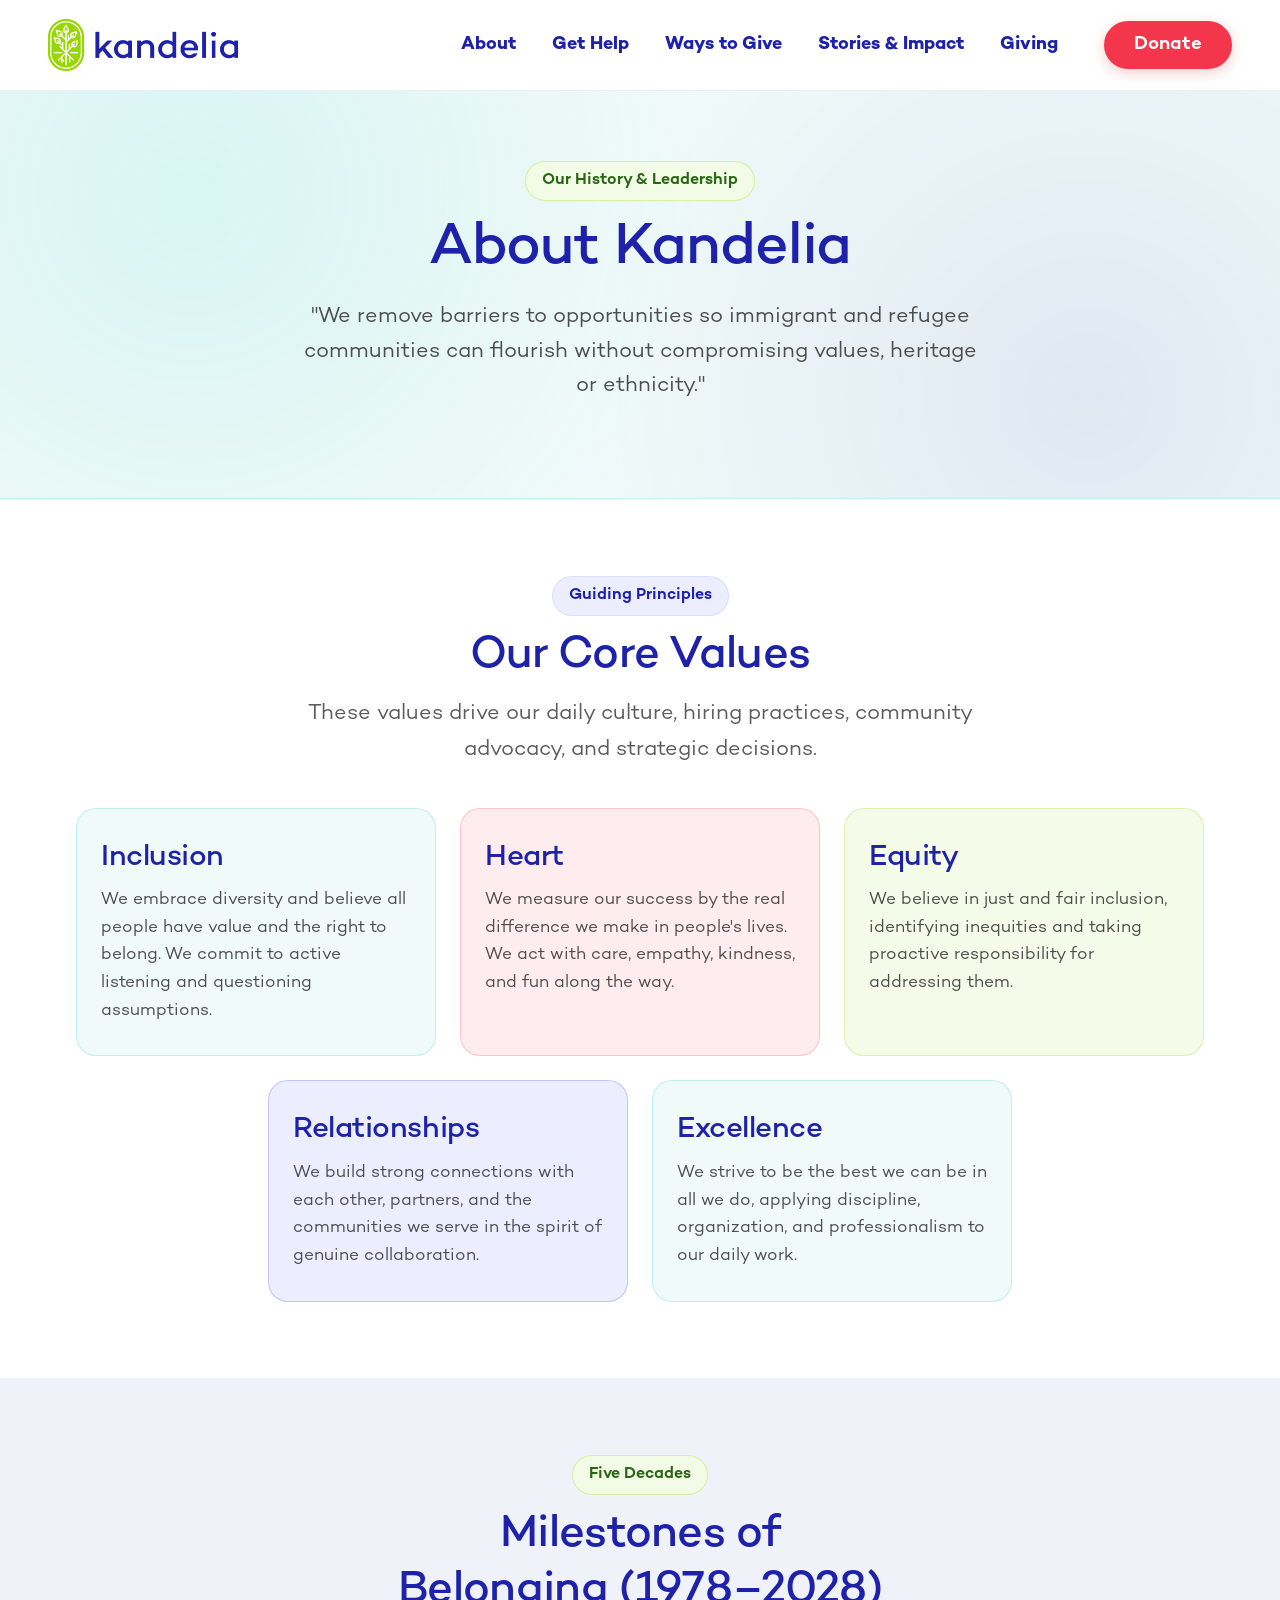
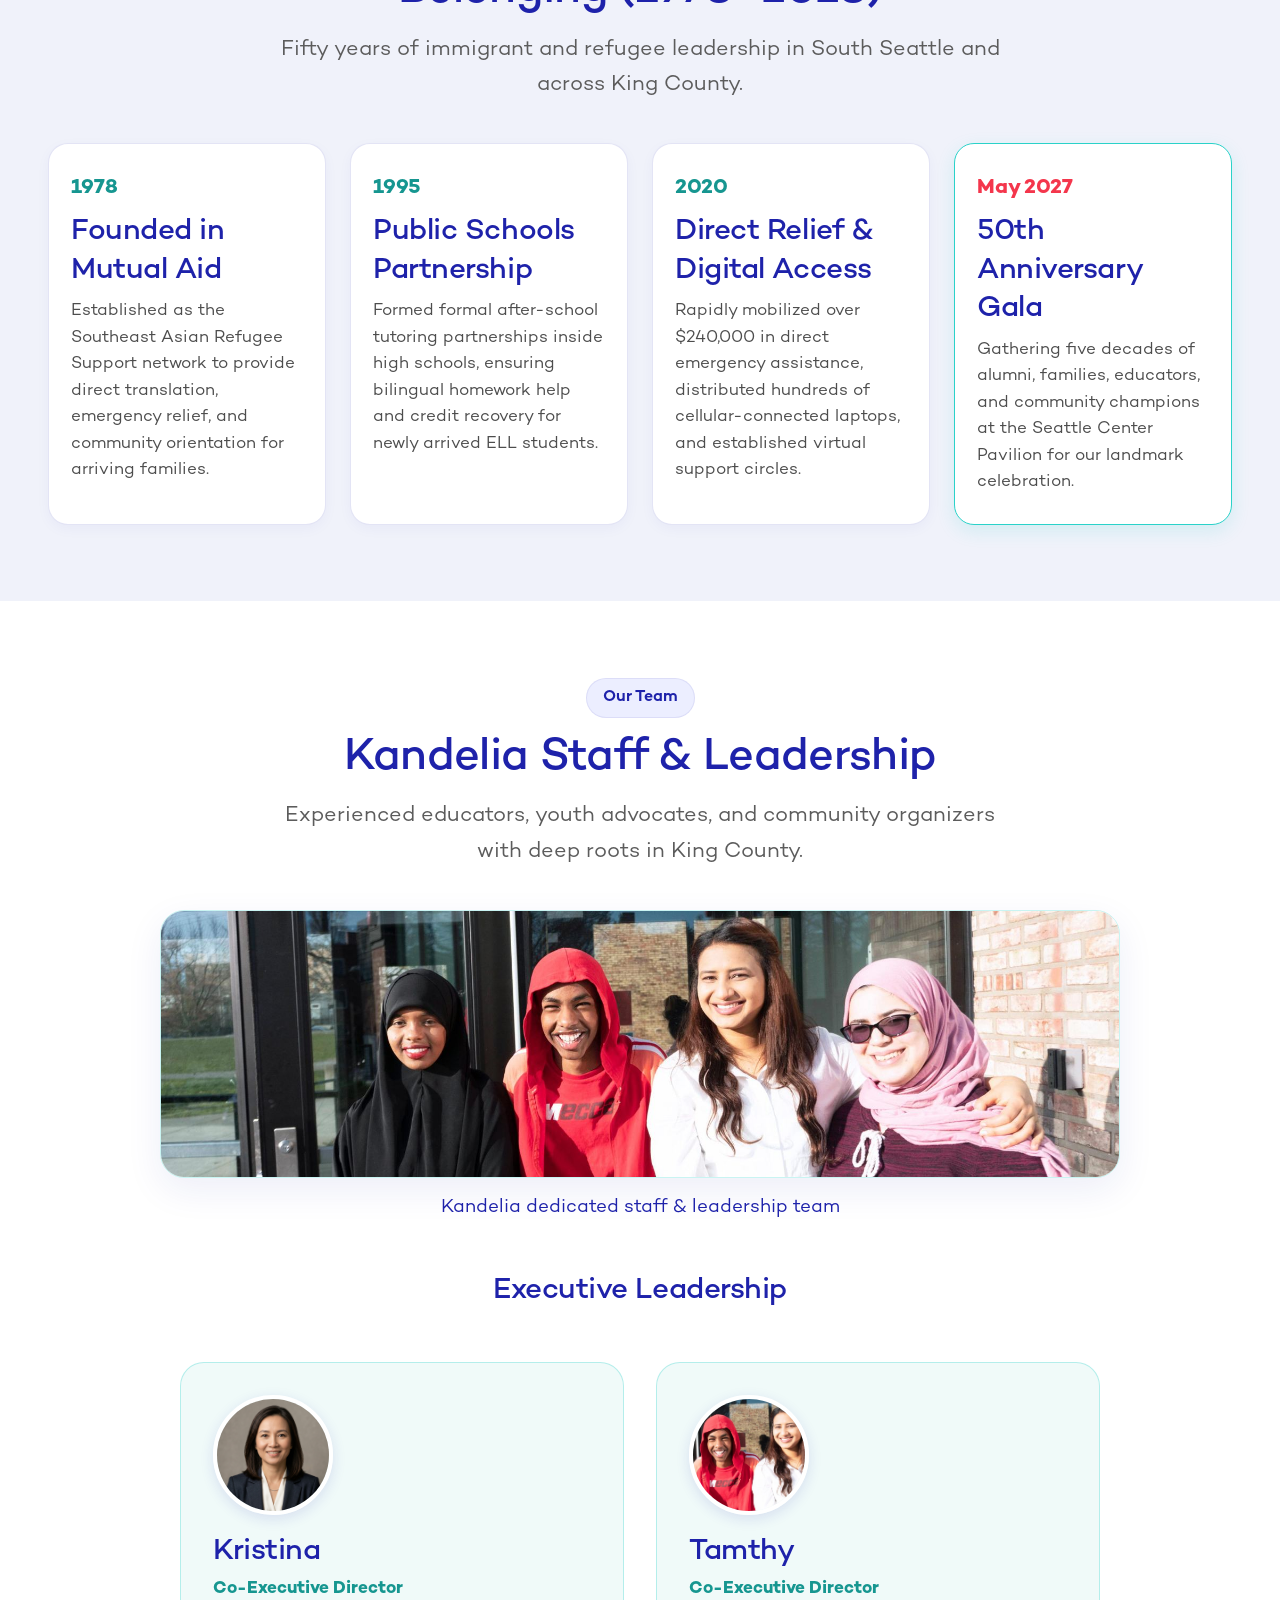
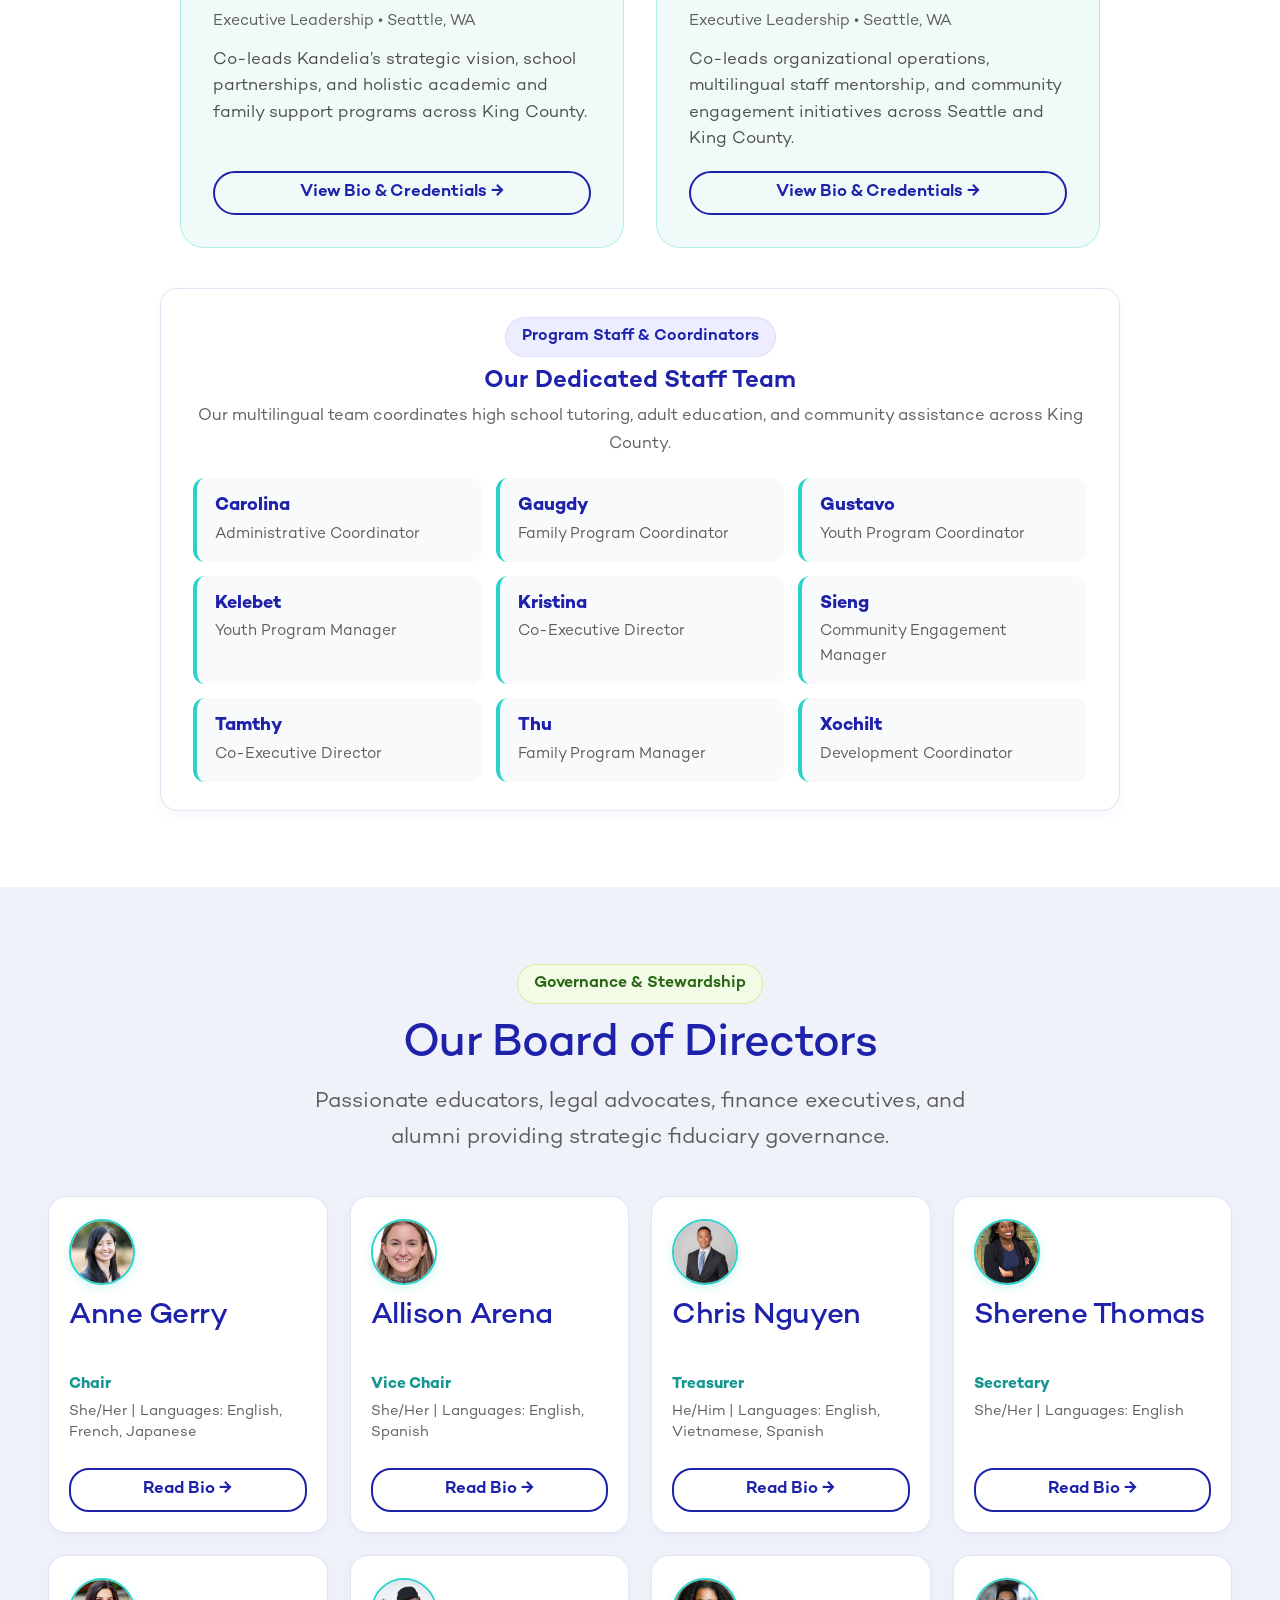
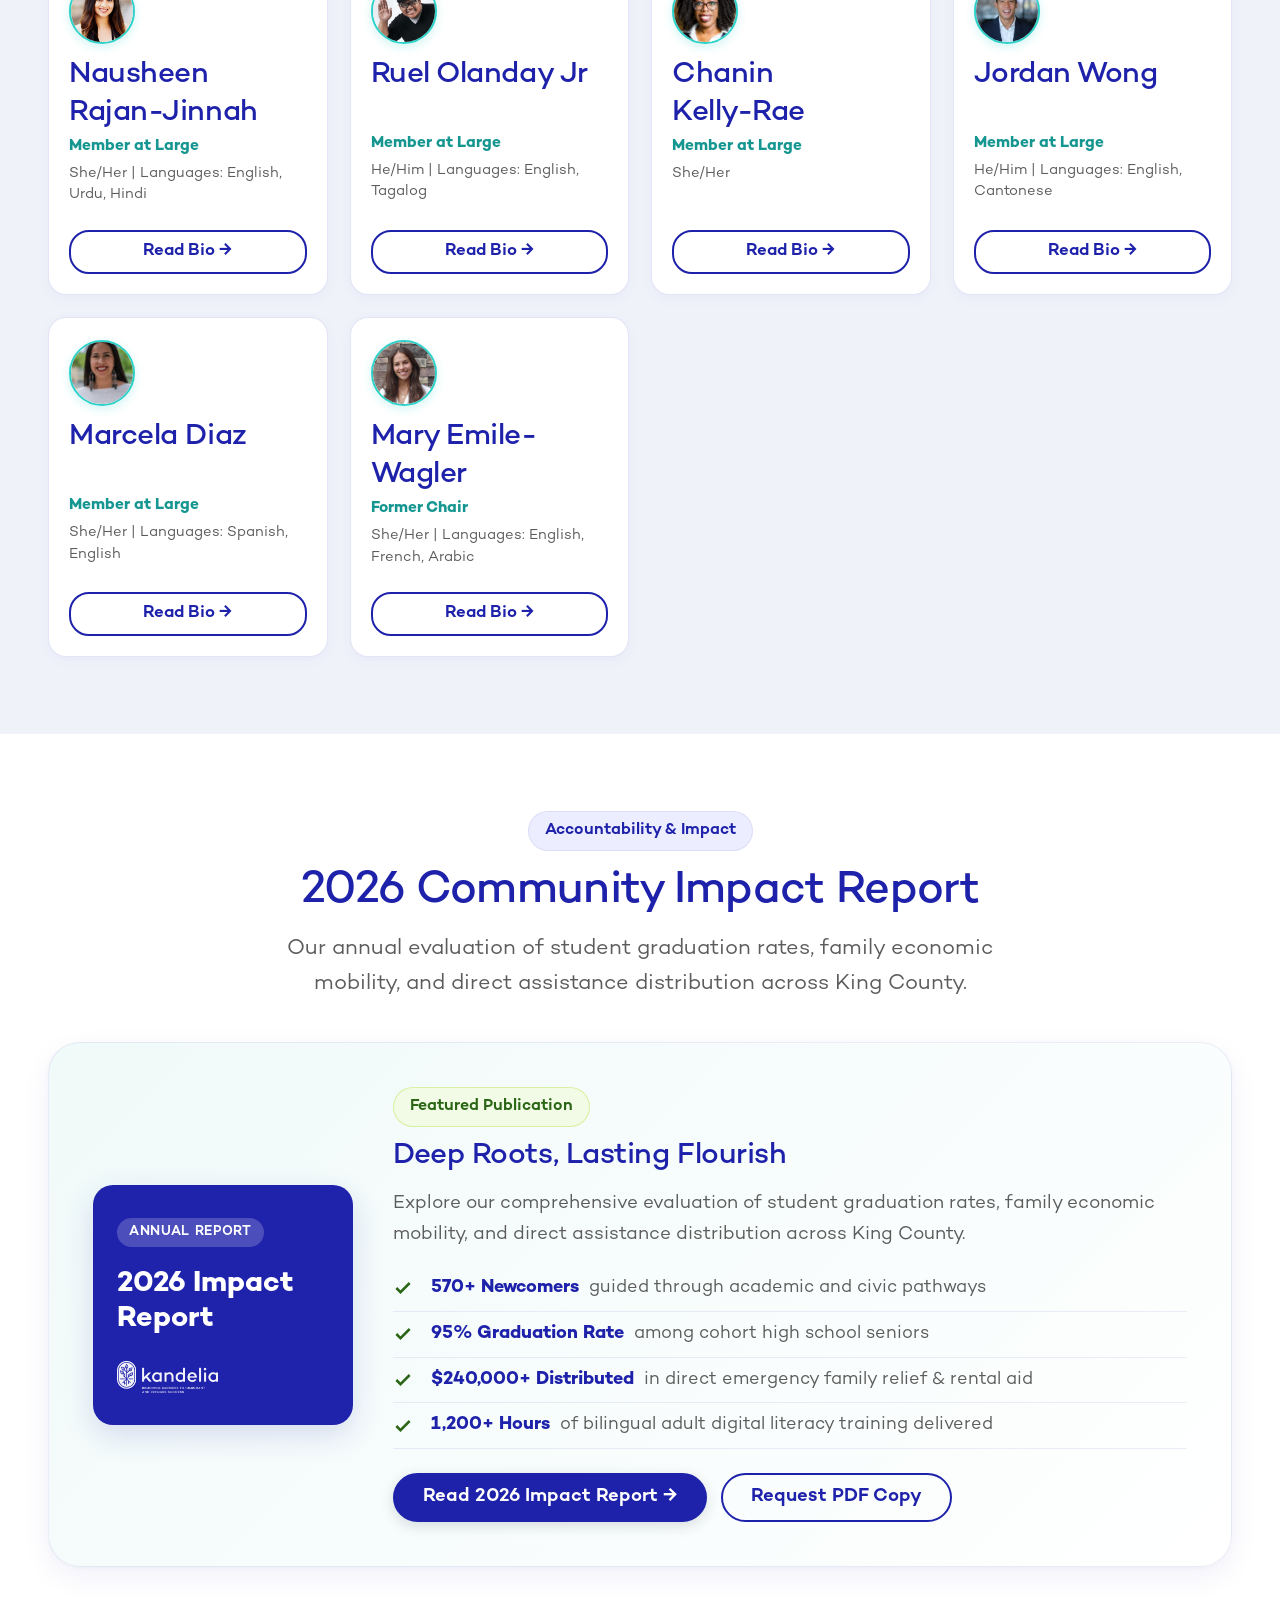
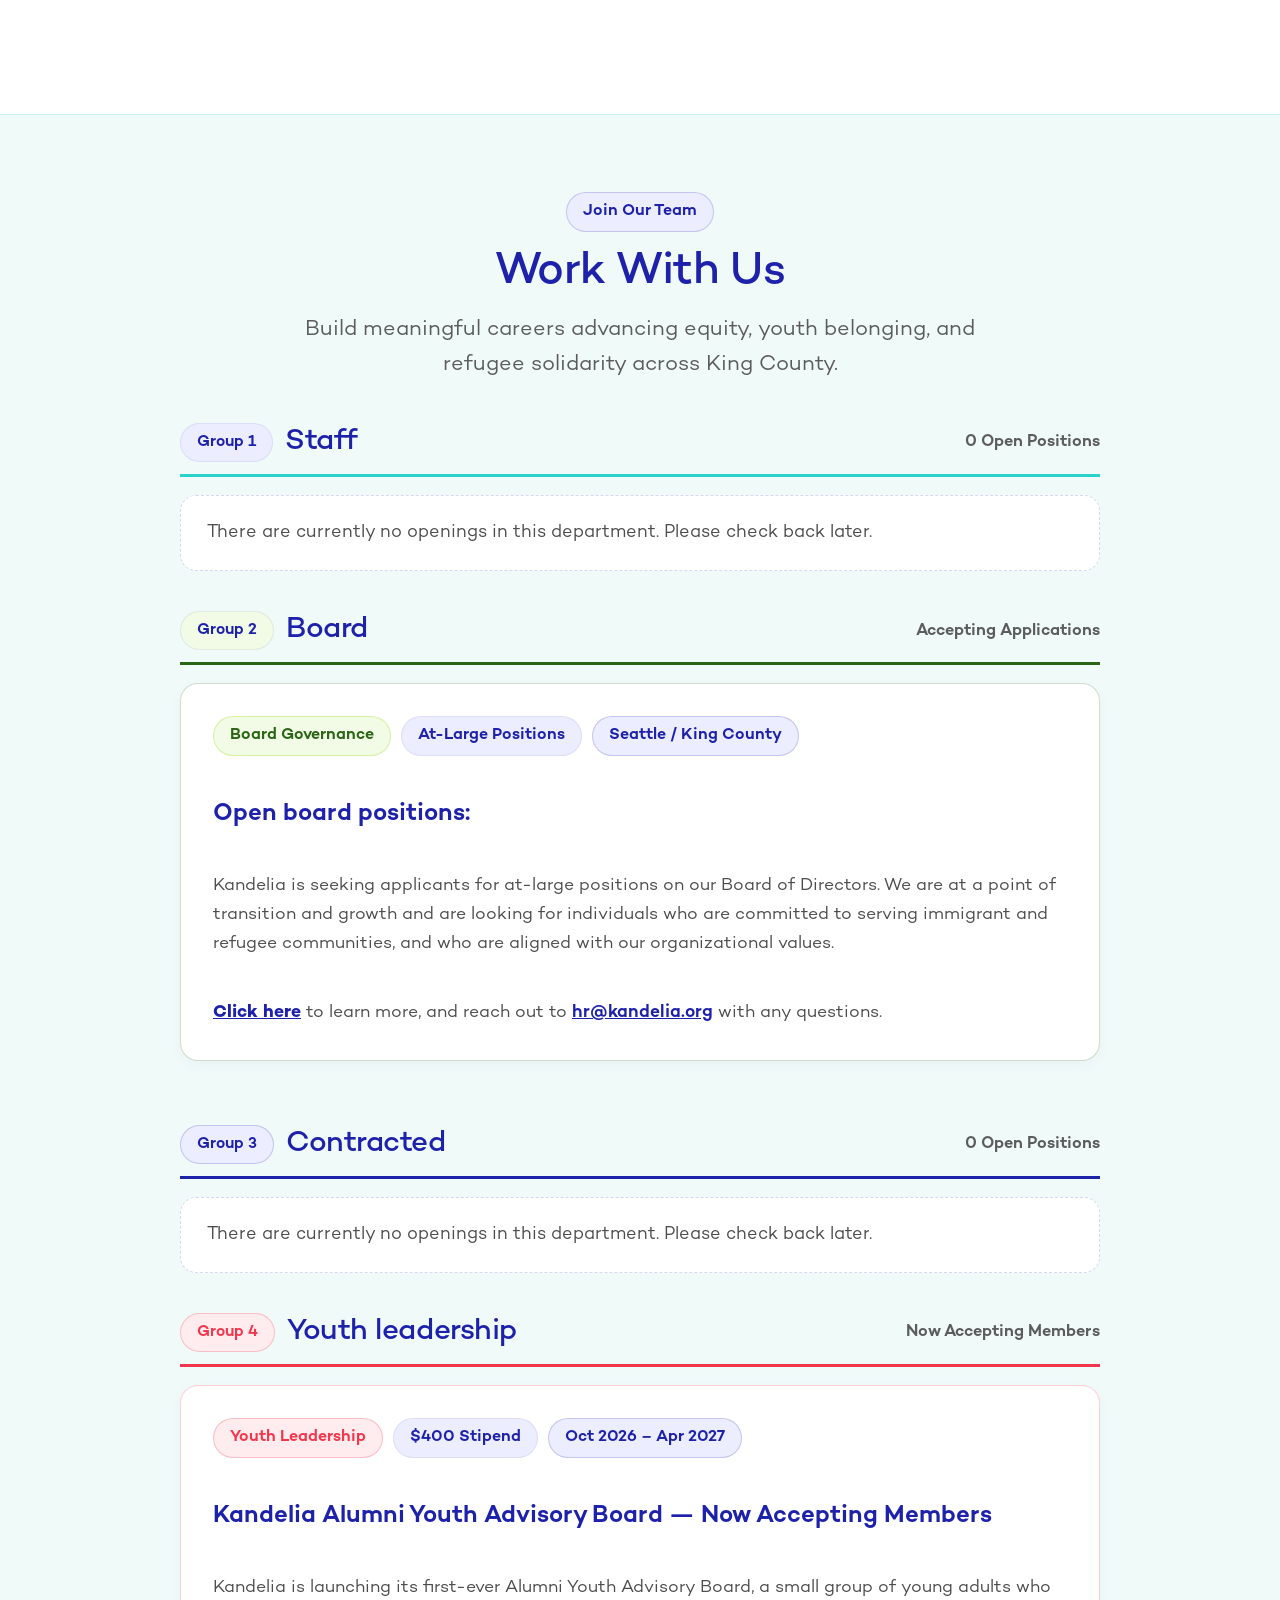
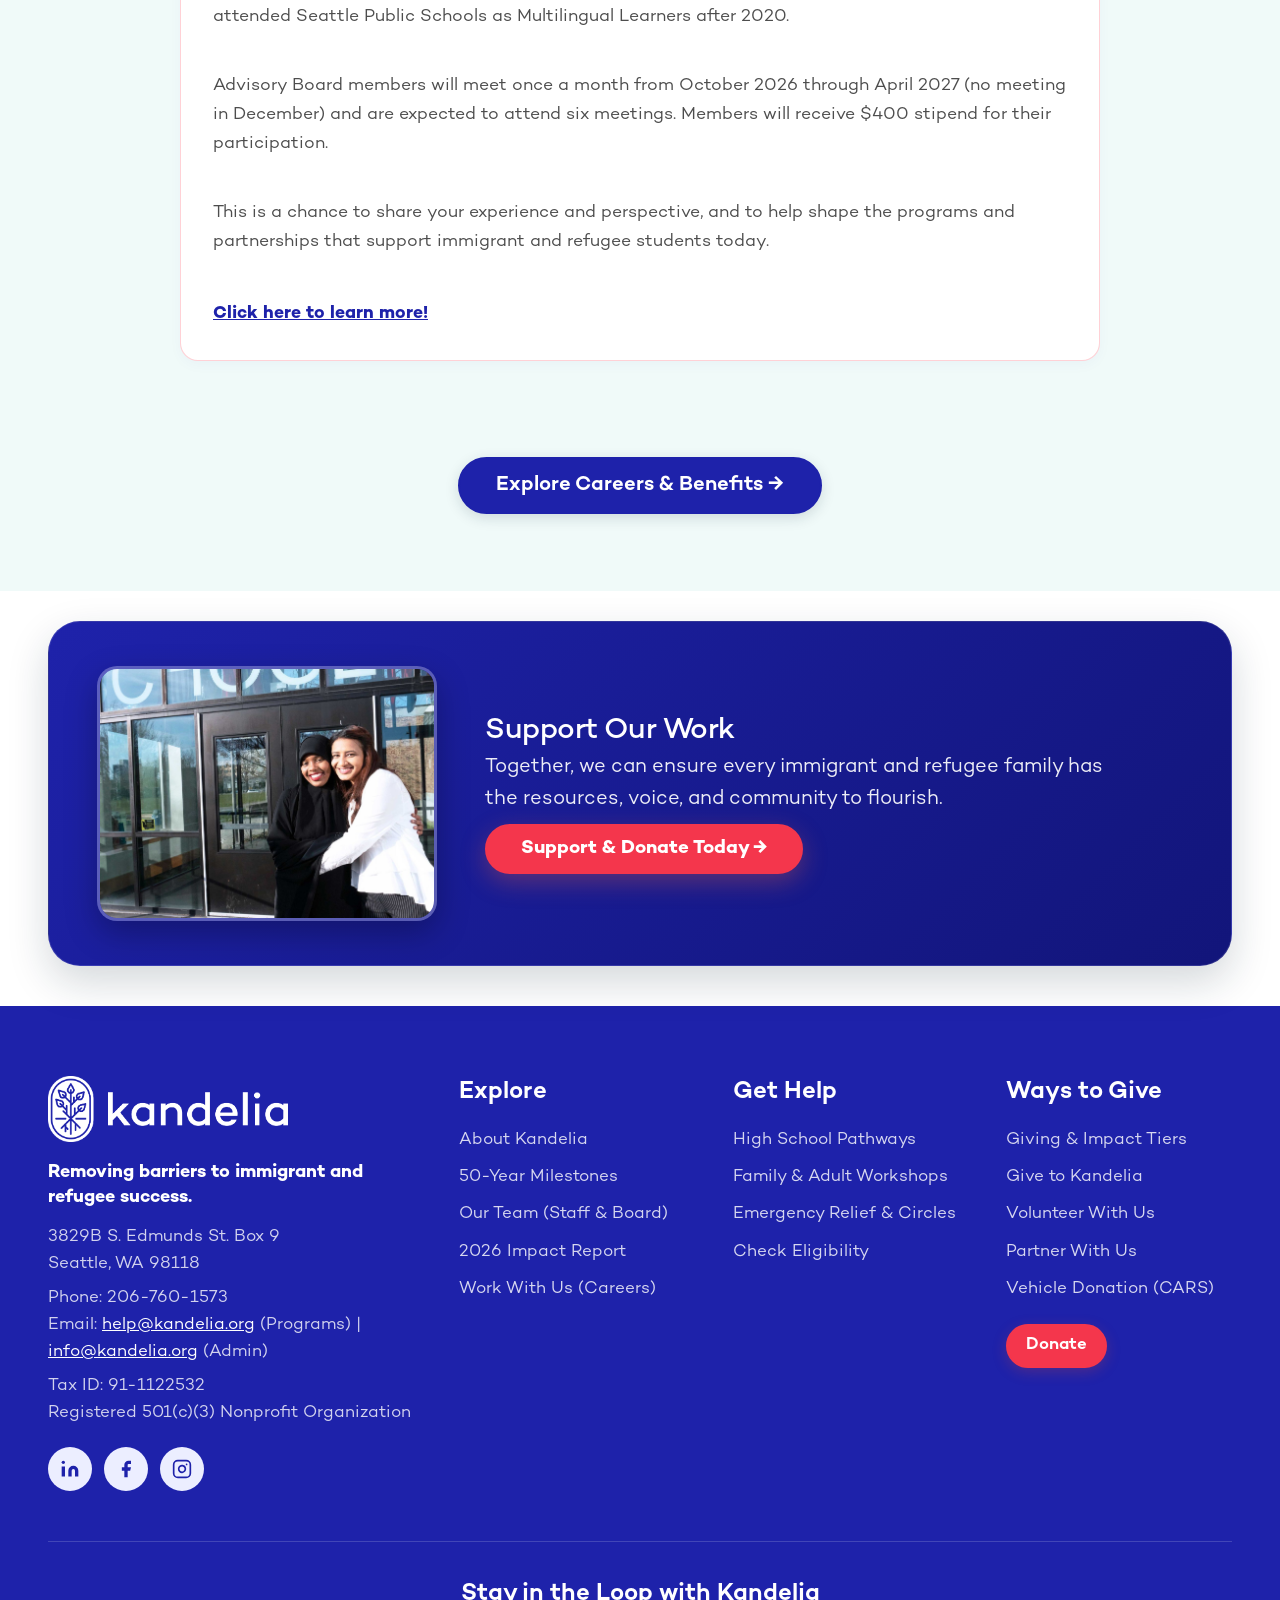
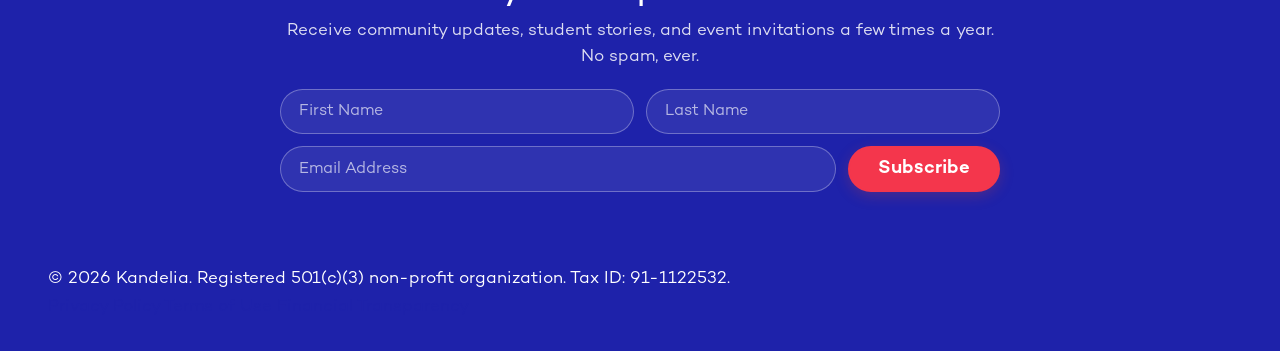
<file: about.html>
<!DOCTYPE html>
<html lang="en">
<head>
  <meta charset="UTF-8">
  <meta name="viewport" content="width=device-width, initial-scale=1.0">
  <title>About Kandelia | 50 Years of Immigrant & Refugee Belonging</title>
  <meta name="description" content="Learn about Kandelia's 50-year history, mission platform, staff leadership, board of directors, and career opportunities in Seattle.">
  <link rel="icon" type="image/png" sizes="64x64" href="assets/favicon.png">
  <link rel="apple-touch-icon" sizes="512x512" href="assets/kandelia_icon_mark.png">
  <link rel="stylesheet" href="styles.css">
</head>
<body>
  <!-- Skip Link for Accessibility -->
  <a href="#main-content" class="skip-link">Skip to main content</a>
  <!-- Global Header -->
  <header class="site-header" role="banner">
    <div class="w header-container">
      <a href="/" class="brand-link" aria-label="Kandelia Home">
        <img src="assets/kandelia_logo_horizontal_no_tag_rgb.png" alt="Kandelia" class="brand-logo" width="220" height="60" style="height:52px; width:auto; display:block;">
      </a>

      <!-- Desktop Navigation Menu -->
      <nav class="main-nav" aria-label="Main Navigation">
        <div class="nav-item">
          <a href="/about" class="nav-link active">About</a>
        </div>
        <div class="nav-item">
          <a href="/get-help" class="nav-link ">Get Help</a>
        </div>
        <div class="nav-item">
          <a href="/ways-to-give" class="nav-link ">Ways to Give</a>
        </div>
        <div class="nav-item">
          <a href="/stories" class="nav-link ">Stories & Impact</a>
        </div>
        <div class="nav-item">
          <a href="/giving" class="nav-link ">Giving</a>
        </div>
      </nav>

      <a class="btn btn-coral" href="https://kandelia-bloom.kindful.com/embeds/75568458-194c-4924-8a1b-de2cd76e4f92" target="_blank" rel="noopener">Donate</a>

      <button class="mobile-toggle" id="mobile-menu-toggle" aria-expanded="false" aria-controls="mobile-navigation-drawer">
        Menu <svg class="icon menu-icon" viewBox="0 0 24 24" fill="none" stroke="currentColor" stroke-width="2.5" stroke-linecap="round" stroke-linejoin="round" aria-hidden="true"><line x1="3" y1="12" x2="21" y2="12"></line><line x1="3" y1="6" x2="21" y2="6"></line><line x1="3" y1="18" x2="21" y2="18"></line></svg>
      </button>
    </div>

    <!-- Mobile Navigation Drawer -->
    <nav class="mobile-nav-drawer" id="mobile-navigation-drawer" aria-label="Mobile Navigation">
      <a href="/" class="">Home</a>
      <a href="/about" class="active">About</a>
      <a href="/get-help" class="">Get Help</a>
      <a href="/ways-to-give" class="">Ways to Give</a>
      <a href="/stories" class="">Stories & Impact</a>
      <a href="/giving" class="">Giving & Impact Tiers</a>
      <a class="btn btn-coral btn-donate" href="https://kandelia-bloom.kindful.com/embeds/75568458-194c-4924-8a1b-de2cd76e4f92" target="_blank" rel="noopener">Donate</a>
    </nav>
  </header>
  <main id="main-content">
      <svg width="0" height="0" style="position:absolute;visibility:hidden;">
    <defs>
      <clipPath id="heart-clip" clipPathUnits="objectBoundingBox">
        <path d="M 0.5, 0.95 C 0.45, 0.90, 0.05, 0.65, 0.02, 0.38 C -0.02, 0.18, 0.12, 0.02, 0.30, 0.02 C 0.40, 0.02, 0.46, 0.08, 0.5, 0.16 C 0.54, 0.08, 0.60, 0.02, 0.70, 0.02 C 0.88, 0.02, 1.02, 0.18, 0.98, 0.38 C 0.95, 0.65, 0.55, 0.90, 0.5, 0.95 Z" />
      </clipPath>
    </defs>
  </svg>

    <!-- PAGE HERO -->
    <section class="inner-hero" id="mission">
      <div class="w inner-hero-content">
        <span class="badge badge-sage">Our History & Leadership</span>
        <h1 class="inner-hero-title">About Kandelia</h1>
        <p class="inner-hero-lead">
          "We remove barriers to opportunities so immigrant and refugee communities can flourish without compromising values, heritage or ethnicity."
        </p>
      </div>
    </section>

    <!-- BRAND VALUES PLATFORM (5 VALUES IN BALANCED 3+2 LAYOUT) -->
    <section style="padding:80px 0; background-color:#FFFFFF;">
      <div class="w">
        <div class="section-header text-center" style="max-width:760px; margin:0 auto 40px;">
          <span class="badge badge-teal" style="margin-bottom:12px;">Guiding Principles</span>
          <h2>Our Core Values</h2>
          <p class="lead">These values drive our daily culture, hiring practices, community advocacy, and strategic decisions.</p>
        </div>

        <div class="values-even-flex">
          <div class="value-card-item" style="background:#F0FAF9; border:1px solid rgba(42,210,201,0.25);">
            <h3 style="font-size:1.25rem; color:var(--navy); margin-bottom:10px;">Inclusion</h3>
            <p style="font-size:0.96rem; color:var(--text-body); line-height:1.6; margin:0;">
              We embrace diversity and believe all people have value and the right to belong. We commit to active listening and questioning assumptions.
            </p>
          </div>
          <div class="value-card-item" style="background:#FEECEE; border:1px solid rgba(244,54,76,0.22);">
            <h3 style="font-size:1.25rem; color:var(--coral); margin-bottom:10px;">Heart</h3>
            <p style="font-size:0.96rem; color:var(--text-body); line-height:1.6; margin:0;">
              We measure our success by the real difference we make in people's lives. We act with care, empathy, kindness, and fun along the way.
            </p>
          </div>
          <div class="value-card-item" style="background:#F4FBE8; border:1px solid rgba(151,215,0,0.25);">
            <h3 style="font-size:1.25rem; color:#2A6615; margin-bottom:10px;">Equity</h3>
            <p style="font-size:0.96rem; color:var(--text-body); line-height:1.6; margin:0;">
              We believe in just and fair inclusion, identifying inequities and taking proactive responsibility for addressing them.
            </p>
          </div>
          <div class="value-card-item" style="background:#ECEEFF; border:1px solid rgba(30,34,170,0.20);">
            <h3 style="font-size:1.25rem; color:var(--navy); margin-bottom:10px;">Relationships</h3>
            <p style="font-size:0.96rem; color:var(--text-body); line-height:1.6; margin:0;">
              We build strong connections with each other, partners, and the communities we serve in the spirit of genuine collaboration.
            </p>
          </div>
          <div class="value-card-item" style="background:#F0FAF9; border:1px solid rgba(42,210,201,0.25);">
            <h3 style="font-size:1.25rem; color:#14857F; margin-bottom:10px;">Excellence</h3>
            <p style="font-size:0.96rem; color:var(--text-body); line-height:1.6; margin:0;">
              We strive to be the best we can be in all we do, applying discipline, organization, and professionalism to our daily work.
            </p>
          </div>
        </div>
      </div>
    </section>

    <!-- 50-YEAR MILESTONES (EXACTLY 4 EVENLY SPACED MILESTONES) -->
    <section class="section-timeline" id="history" style="padding:80px 0; background-color:#F0F2FA;">
      <div class="w">
        <div class="section-header text-center" style="max-width:760px; margin:0 auto 48px;">
          <span class="badge badge-sage" style="margin-bottom:12px;">Five Decades</span>
          <h2>Milestones of Belonging (1978–2028)</h2>
          <p class="lead">Fifty years of immigrant and refugee leadership in South Seattle and across King County.</p>
        </div>

        <div class="milestones-4grid">
          <div class="milestone-card-clean">
            <span class="milestone-year-pill">1978</span>
            <h3 style="font-size:1.2rem; color:var(--navy); margin-bottom:8px;">Founded in Mutual Aid</h3>
            <p style="font-size:0.95rem; color:var(--text-body); line-height:1.55; margin:0;">
              Established as the Southeast Asian Refugee Support network to provide direct translation, emergency relief, and community orientation for arriving families.
            </p>
          </div>

          <div class="milestone-card-clean">
            <span class="milestone-year-pill">1995</span>
            <h3 style="font-size:1.2rem; color:var(--navy); margin-bottom:8px;">Public Schools Partnership</h3>
            <p style="font-size:0.95rem; color:var(--text-body); line-height:1.55; margin:0;">
              Formed formal after-school tutoring partnerships inside high schools, ensuring bilingual homework help and credit recovery for newly arrived ELL students.
            </p>
          </div>

          <div class="milestone-card-clean">
            <span class="milestone-year-pill">2020</span>
            <h3 style="font-size:1.2rem; color:var(--navy); margin-bottom:8px;">Direct Relief & Digital Access</h3>
            <p style="font-size:0.95rem; color:var(--text-body); line-height:1.55; margin:0;">
              Rapidly mobilized over $240,000 in direct emergency assistance, distributed hundreds of cellular-connected laptops, and established virtual support circles.
            </p>
          </div>

          <div class="milestone-card-clean" style="border-color:var(--teal); box-shadow:0 6px 18px rgba(42,210,201,0.15);">
            <span class="milestone-year-pill" style="color:var(--coral);">May 2027</span>
            <h3 style="font-size:1.2rem; color:var(--navy); margin-bottom:8px;">50th Anniversary Gala</h3>
            <p style="font-size:0.95rem; color:var(--text-body); line-height:1.55; margin:0;">
              Gathering five decades of alumni, families, educators, and community champions at the Seattle Center Pavilion for our landmark celebration.
            </p>
          </div>
        </div>
      </div>
    </section>

    <!-- STAFF PHOTO SECTION (LARGE GROUP PHOTO WITH "Kandelia staff" CAPTION DIRECTLY BELOW) -->
    <section class="section-staff" id="team" style="padding:80px 0; background-color:#FFFFFF;">
      <div class="w">
        <div class="section-header text-center" style="max-width:760px; margin:0 auto 40px;">
          <span class="badge badge-teal" style="margin-bottom:12px;">Our Team</span>
          <h2>Kandelia Staff & Leadership</h2>
          <p class="lead">Experienced educators, youth advocates, and community organizers with deep roots in King County.</p>
        </div>

        <!-- Large Staff Group Photograph with Caption -->
        <div style="max-width:960px; margin:0 auto 48px;">
          <div style="border-radius:24px; overflow:hidden; box-shadow:0 12px 36px rgba(30,34,170,0.08); border:1px solid rgba(42,210,201,0.25);">
            <img src="assets/image_9.jpeg" alt="Kandelia staff team gathering together" style="width:100%; height:auto; display:block;">
          </div>
          <p style="font-size:1.05rem; font-weight:600; color:var(--navy); margin-top:14px; text-align:center;">Kandelia dedicated staff & leadership team</p>
        </div>

        <!-- EXECUTIVE DIRECTORS (ONLY TWO CARDS WITH REAL PHOTOS & MODAL BIO EXPANSION) -->
        <div class="section-header text-center" style="max-width:760px; margin:0 auto 32px;">
          <h3 style="font-size:1.5rem; color:var(--navy);">Executive Leadership</h3>
        </div>

        <div class="leadership-2grid">
          <!-- Leader 1: Kristina (Co-Executive Director) -->
          <div class="leader-card-featured open-leader-bio"
               role="button"
               tabindex="0"
               data-name="Kristina"
               data-role="Co-Executive Director"
               data-photo="assets/tram_lam_headshot_studio.jpg"
               data-languages="Co-Executive Leadership"
               data-bio="&lt;p&gt;As &lt;strong class=&quot;bio-highlight&quot;&gt;Co-Executive Director&lt;/strong&gt; of Kandelia, Kristina co-leads the organization’s strategic direction, programmatic growth, and community-centered partnerships across &lt;strong class=&quot;bio-highlight&quot;&gt;King County&lt;/strong&gt;.&lt;/p&gt;&lt;p&gt;She works closely with Kandelia’s multilingual program managers, educators at &lt;strong class=&quot;bio-highlight&quot;&gt;Seattle World School&lt;/strong&gt;, and institutional partners to ensure newcomer youth and families receive holistic, culturally affirming academic and stabilization support.&lt;/p&gt;&lt;p&gt;Grounded in Kandelia’s five-decade legacy of mutual aid, Kristina champions equity-driven systems change so immigrant and refugee communities can flourish without compromising their heritage.&lt;/p&gt;"
               data-quote="Our work is about tending to deep roots—providing a nurturing ecosystem where immigrant and refugee youth and families can flourish without barriers.">
            <div class="leader-photo-wrap">
              <img src="assets/tram_lam_headshot_studio.jpg" alt="Kristina - Co-Executive Director">
            </div>
            <h3 style="font-size:1.35rem; color:var(--navy); margin-bottom:4px;">Kristina</h3>
            <div style="font-size:0.96rem; font-weight:700; color:var(--teal-dark); margin-bottom:6px;">Co-Executive Director</div>
            <div style="font-size:0.88rem; color:var(--text-muted); margin-bottom:12px;">Executive Leadership • Seattle, WA</div>
            <p style="font-size:0.95rem; color:var(--text-body); line-height:1.55; margin-bottom:18px;">
              Co-leads Kandelia’s strategic vision, school partnerships, and holistic academic and family support programs across King County.
            </p>
            <div style="margin-top:auto; width:100%;">
              <button class="btn btn-outline btn-sm"
                      type="button"
                      style="width:100%; text-align:center; display:flex; justify-content:center; align-items:center;"
                      tabindex="-1">
                View Bio &amp; Credentials →
              </button>
            </div>
          </div>

          <!-- Leader 2: Tamthy (Co-Executive Director) -->
          <div class="leader-card-featured open-leader-bio"
               role="button"
               tabindex="0"
               data-name="Tamthy"
               data-role="Co-Executive Director"
               data-photo="assets/image_9.jpeg"
               data-languages="Co-Executive Leadership"
               data-bio="&lt;p&gt;As &lt;strong class=&quot;bio-highlight&quot;&gt;Co-Executive Director&lt;/strong&gt; of Kandelia, Tamthy co-leads organizational operations, staff mentorship, and community engagement across &lt;strong class=&quot;bio-highlight&quot;&gt;Seattle&lt;/strong&gt; and &lt;strong class=&quot;bio-highlight&quot;&gt;King County&lt;/strong&gt;.&lt;/p&gt;&lt;p&gt;Working alongside Kandelia’s multilingual coordinators and &lt;strong class=&quot;bio-highlight&quot;&gt;Board of Directors&lt;/strong&gt;, Tamthy oversees sustainable resource stewardship, family digital literacy programs, and direct community relief initiatives.&lt;/p&gt;&lt;p&gt;Tamthy is dedicated to building welcoming, barrier-free pathways where newly arrived families are met with shared language, dignity, and lasting community support.&lt;/p&gt;"
               data-quote="When a newcomer family walks through our doors, they are met with shared language, empathy, and unconditional dignity.">
            <div class="leader-photo-wrap">
              <img src="assets/image_9.jpeg" alt="Tamthy - Co-Executive Director">
            </div>
            <h3 style="font-size:1.35rem; color:var(--navy); margin-bottom:4px;">Tamthy</h3>
            <div style="font-size:0.96rem; font-weight:700; color:var(--teal-dark); margin-bottom:6px;">Co-Executive Director</div>
            <div style="font-size:0.88rem; color:var(--text-muted); margin-bottom:12px;">Executive Leadership • Seattle, WA</div>
            <p style="font-size:0.95rem; color:var(--text-body); line-height:1.55; margin-bottom:18px;">
              Co-leads organizational operations, multilingual staff mentorship, and community engagement initiatives across Seattle and King County.
            </p>
            <div style="margin-top:auto; width:100%;">
              <button class="btn btn-outline btn-sm"
                      type="button"
                      style="width:100%; text-align:center; display:flex; justify-content:center; align-items:center;"
                      tabindex="-1">
                View Bio &amp; Credentials →
              </button>
            </div>
          </div>
        </div>

        <!-- All Staff Team & Program Coordinators (Direct from kandelia.org) -->
        <div style="max-width:960px; margin:40px auto 0;">
          <div style="background:#FFFFFF; border-radius:18px; padding:28px 32px; border:1px solid rgba(30,34,170,0.12); box-shadow:0 4px 14px rgba(30,34,170,0.04);">
            <div style="text-align:center; margin-bottom:20px;">
              <span class="badge badge-teal" style="margin-bottom:8px;">Program Staff & Coordinators</span>
              <h4 style="font-size:1.3rem; color:var(--navy); font-weight:700; margin:0;">
                Our Dedicated Staff Team
              </h4>
              <p style="font-size:0.92rem; color:var(--text-muted); margin-top:6px; margin-bottom:0;">
                Our multilingual team coordinates high school tutoring, adult education, and community assistance across King County.
              </p>
            </div>
            <div class="staff-directory-grid">
              <div style="padding:14px 18px; background:#F8FAFC; border-radius:12px; border-left:4px solid var(--teal);">
                <div style="font-weight:700; color:var(--navy); font-size:1rem;">Carolina</div>
                <div style="font-size:0.86rem; color:var(--text-muted); margin-top:2px;">Administrative Coordinator</div>
              </div>
              <div style="padding:14px 18px; background:#F8FAFC; border-radius:12px; border-left:4px solid var(--teal);">
                <div style="font-weight:700; color:var(--navy); font-size:1rem;">Gaugdy</div>
                <div style="font-size:0.86rem; color:var(--text-muted); margin-top:2px;">Family Program Coordinator</div>
              </div>
              <div style="padding:14px 18px; background:#F8FAFC; border-radius:12px; border-left:4px solid var(--teal);">
                <div style="font-weight:700; color:var(--navy); font-size:1rem;">Gustavo</div>
                <div style="font-size:0.86rem; color:var(--text-muted); margin-top:2px;">Youth Program Coordinator</div>
              </div>
              <div style="padding:14px 18px; background:#F8FAFC; border-radius:12px; border-left:4px solid var(--teal);">
                <div style="font-weight:700; color:var(--navy); font-size:1rem;">Kelebet</div>
                <div style="font-size:0.86rem; color:var(--text-muted); margin-top:2px;">Youth Program Manager</div>
              </div>
              <div style="padding:14px 18px; background:#F8FAFC; border-radius:12px; border-left:4px solid var(--teal);">
                <div style="font-weight:700; color:var(--navy); font-size:1rem;">Kristina</div>
                <div style="font-size:0.86rem; color:var(--text-muted); margin-top:2px;">Co-Executive Director</div>
              </div>
              <div style="padding:14px 18px; background:#F8FAFC; border-radius:12px; border-left:4px solid var(--teal);">
                <div style="font-weight:700; color:var(--navy); font-size:1rem;">Sieng</div>
                <div style="font-size:0.86rem; color:var(--text-muted); margin-top:2px;">Community Engagement Manager</div>
              </div>
              <div style="padding:14px 18px; background:#F8FAFC; border-radius:12px; border-left:4px solid var(--teal);">
                <div style="font-weight:700; color:var(--navy); font-size:1rem;">Tamthy</div>
                <div style="font-size:0.86rem; color:var(--text-muted); margin-top:2px;">Co-Executive Director</div>
              </div>
              <div style="padding:14px 18px; background:#F8FAFC; border-radius:12px; border-left:4px solid var(--teal);">
                <div style="font-weight:700; color:var(--navy); font-size:1rem;">Thu</div>
                <div style="font-size:0.86rem; color:var(--text-muted); margin-top:2px;">Family Program Manager</div>
              </div>
              <div style="padding:14px 18px; background:#F8FAFC; border-radius:12px; border-left:4px solid var(--teal);">
                <div style="font-weight:700; color:var(--navy); font-size:1rem;">Xochilt</div>
                <div style="font-size:0.86rem; color:var(--text-muted); margin-top:2px;">Development Coordinator</div>
              </div>
            </div>
          </div>
        </div>
      </div>
    </section>

    <!-- BOARD OF DIRECTORS (ALL 9 MEMBERS WITH REAL PHOTOS & MODAL BIO EXPANSION) -->
    <section class="section-board" id="board" style="padding:80px 0; background-color:#F0F2FA;">
      <div class="w">
        <div class="section-header text-center" style="max-width:760px; margin:0 auto 48px;">
          <span class="badge badge-sage" style="margin-bottom:12px;">Governance & Stewardship</span>
          <h2>Our Board of Directors</h2>
          <p class="lead">Passionate educators, legal advocates, finance executives, and alumni providing strategic fiduciary governance.</p>
        </div>

        <div class="board-grid-enhanced">
          <div class="board-card-enhanced open-board-bio"
               role="button"
               tabindex="0"
               data-name="Anne Gerry"
               data-role="Chair"
               data-tenure="She/Her | Languages: English, French, Japanese"
               data-bio="&lt;p&gt;I was born in &lt;strong class=&quot;bio-highlight&quot;&gt;New York&lt;/strong&gt; to immigrants from &lt;strong class=&quot;bio-highlight&quot;&gt;South Korea&lt;/strong&gt;. I have a degree in Classics from &lt;strong class=&quot;bio-highlight&quot;&gt;Yale University&lt;/strong&gt; and a J.D. from &lt;strong class=&quot;bio-highlight&quot;&gt;Yale Law School&lt;/strong&gt;.&lt;/p&gt;&lt;p&gt;In my previous life, I was a &lt;strong class=&quot;bio-highlight&quot;&gt;corporate attorney&lt;/strong&gt;, and more recently I have had the privilege of being a stay-at-home parent to two wonderful children. During our time living on both coasts of the U.S. and abroad in &lt;strong class=&quot;bio-highlight&quot;&gt;Japan&lt;/strong&gt;, I have supported our surrounding communities through deep involvement in local schools, teams, and other organizations, and have also engaged in pro bono legal work and philanthropic activities.&lt;/p&gt;&lt;p&gt;I also have faith in the unique power of education to transform lives. I am inspired by the work that Kandelia does to honor the many cultures of the communities that it serves, while providing young students with the tools to succeed through its programs at the &lt;strong class=&quot;bio-highlight&quot;&gt;Seattle World School&lt;/strong&gt;. I am honored to assist with Kandelia’s mission.&lt;/p&gt;"
               data-quote="I passionately believe that exposure to other cultures broadens our perspectives, increases our humility and respect for others, and helps us live in community with each other."
               data-photo="assets/board_1.jpg">
            <div class="board-member-photo-frame">
              <img src="assets/board_1.jpg" alt="Anne Gerry" loading="lazy">
            </div>
            <h3 class="board-member-name">Anne Gerry</h3>
            <div class="board-member-role">Chair</div>
            <div class="board-member-meta">She/Her | Languages: English, French, Japanese</div>
            <div class="board-member-actions">
              <button class="btn btn-outline btn-sm"
                      type="button"
                      style="width:100%; text-align:center; display:flex; justify-content:center; align-items:center;"
                      tabindex="-1">
                Read Bio →
              </button>
            </div>
          </div>
          <div class="board-card-enhanced open-board-bio"
               role="button"
               tabindex="0"
               data-name="Allison Arena"
               data-role="Vice Chair"
               data-tenure="She/Her | Languages: English, Spanish"
               data-bio="&lt;p&gt;Allison grew up in &lt;strong class=&quot;bio-highlight&quot;&gt;Chicago&lt;/strong&gt; and brings a strong foundation in community engagement, economic development, and strategic planning to Kandelia’s Board of Directors. While studying at &lt;strong class=&quot;bio-highlight&quot;&gt;Indiana University&lt;/strong&gt;, she partnered with local nonprofits to support underserved communities, sparking a lifelong commitment to equity and impact.&lt;/p&gt;&lt;p&gt;After graduation, she joined the &lt;strong class=&quot;bio-highlight&quot;&gt;Chicago Mayor’s Office&lt;/strong&gt;, focusing on small business support during COVID in South and West-side neighborhoods, before moving into &lt;strong class=&quot;bio-highlight&quot;&gt;strategy consulting&lt;/strong&gt; to help organizations solve complex challenges across sectors.&lt;/p&gt;&lt;p&gt;Today, she serves in a strategic role at the &lt;strong class=&quot;bio-highlight&quot;&gt;Gates Foundation&lt;/strong&gt;, continuing her focus on driving systemic change and advancing opportunities for immigrant and refugee communities.&lt;/p&gt;"
               data-quote="Passionate about creating opportunities for immigrant and refugee communities to thrive, Allison is excited to support Kandelia’s mission."
               data-photo="assets/board_2.jpg">
            <div class="board-member-photo-frame">
              <img src="assets/board_2.jpg" alt="Allison Arena" loading="lazy">
            </div>
            <h3 class="board-member-name">Allison Arena</h3>
            <div class="board-member-role">Vice Chair</div>
            <div class="board-member-meta">She/Her | Languages: English, Spanish</div>
            <div class="board-member-actions">
              <button class="btn btn-outline btn-sm"
                      type="button"
                      style="width:100%; text-align:center; display:flex; justify-content:center; align-items:center;"
                      tabindex="-1">
                Read Bio →
              </button>
            </div>
          </div>
          <div class="board-card-enhanced open-board-bio"
               role="button"
               tabindex="0"
               data-name="Chris Nguyen"
               data-role="Treasurer"
               data-tenure="He/Him | Languages: English, Vietnamese, Spanish"
               data-bio="&lt;p&gt;Chris’ parents were refugees who found a home in the farming community of &lt;strong class=&quot;bio-highlight&quot;&gt;Salinas, California&lt;/strong&gt;, where he was born and raised. Learning English as a second language and Spanish as a third, he grew up navigating systemic challenges that shaped his commitment to socially responsible organizations.&lt;/p&gt;&lt;p&gt;He earned his B.A. from &lt;strong class=&quot;bio-highlight&quot;&gt;California State University–Los Angeles&lt;/strong&gt; and his MBA in Human Resources and Finance from &lt;strong class=&quot;bio-highlight&quot;&gt;City University Seattle&lt;/strong&gt;.&lt;/p&gt;&lt;p&gt;Chris has held executive leadership roles at &lt;strong class=&quot;bio-highlight&quot;&gt;Robert Half&lt;/strong&gt;, &lt;strong class=&quot;bio-highlight&quot;&gt;Randstad&lt;/strong&gt;, &lt;strong class=&quot;bio-highlight&quot;&gt;Tatum&lt;/strong&gt;, and &lt;strong class=&quot;bio-highlight&quot;&gt;Adecco Group&lt;/strong&gt;, and is currently part-owner and Managing Partner of &lt;strong class=&quot;bio-highlight&quot;&gt;NextDeavor&lt;/strong&gt;, a certified minority-owned recruitment firm.&lt;/p&gt;"
               data-quote="Growing up with systemic challenges strengthened my passion for socially responsible organizations early in life."
               data-photo="assets/board_3.jpg">
            <div class="board-member-photo-frame">
              <img src="assets/board_3.jpg" alt="Chris Nguyen" loading="lazy">
            </div>
            <h3 class="board-member-name">Chris Nguyen</h3>
            <div class="board-member-role">Treasurer</div>
            <div class="board-member-meta">He/Him | Languages: English, Vietnamese, Spanish</div>
            <div class="board-member-actions">
              <button class="btn btn-outline btn-sm"
                      type="button"
                      style="width:100%; text-align:center; display:flex; justify-content:center; align-items:center;"
                      tabindex="-1">
                Read Bio →
              </button>
            </div>
          </div>
          <div class="board-card-enhanced open-board-bio"
               role="button"
               tabindex="0"
               data-name="Sherene Thomas"
               data-role="Secretary"
               data-tenure="She/Her | Languages: English"
               data-bio="&lt;p&gt;Sherene Thomas is the proud daughter of &lt;strong class=&quot;bio-highlight&quot;&gt;Jamaican immigrants&lt;/strong&gt; and a nonprofit leader with experience advancing social justice through cross-sector partnerships. She holds a J.D. from &lt;strong class=&quot;bio-highlight&quot;&gt;Barry University School of Law&lt;/strong&gt;, an MPA from &lt;strong class=&quot;bio-highlight&quot;&gt;Florida State University&lt;/strong&gt;, and dual B.S. degrees in Psychology and Criminology.&lt;/p&gt;&lt;p&gt;She began her career as an &lt;strong class=&quot;bio-highlight&quot;&gt;Administrative Law Judge&lt;/strong&gt; for the State of Florida and later served as Outreach Director for a senior member of &lt;strong class=&quot;bio-highlight&quot;&gt;Congress&lt;/strong&gt;. Her previous roles also include managing a national legal fellowship program at &lt;strong class=&quot;bio-highlight&quot;&gt;Equal Justice Works&lt;/strong&gt; and leading development at &lt;strong class=&quot;bio-highlight&quot;&gt;DC Affordable Law Firm&lt;/strong&gt;.&lt;/p&gt;&lt;p&gt;She currently serves as Corporate &amp;amp; Foundation Relations Manager at &lt;strong class=&quot;bio-highlight&quot;&gt;Mercy Housing&lt;/strong&gt;, cultivating strategic relationships to support affordable housing and community-based services, and has served on the boards of the ACLU of Florida, Ms. JD, and the National Congress of Black Women.&lt;/p&gt;"
               data-quote="Sherene brings a deep commitment to immigrant justice and equity-driven systems change."
               data-photo="assets/board_4.jpg">
            <div class="board-member-photo-frame">
              <img src="assets/board_4.jpg" alt="Sherene Thomas" loading="lazy">
            </div>
            <h3 class="board-member-name">Sherene Thomas</h3>
            <div class="board-member-role">Secretary</div>
            <div class="board-member-meta">She/Her | Languages: English</div>
            <div class="board-member-actions">
              <button class="btn btn-outline btn-sm"
                      type="button"
                      style="width:100%; text-align:center; display:flex; justify-content:center; align-items:center;"
                      tabindex="-1">
                Read Bio →
              </button>
            </div>
          </div>
          <div class="board-card-enhanced open-board-bio"
               role="button"
               tabindex="0"
               data-name="Nausheen Rajan-Jinnah"
               data-role="Member at Large"
               data-tenure="She/Her | Languages: English, Urdu, Hindi"
               data-bio="&lt;p&gt;Nausheen is the daughter of immigrants from &lt;strong class=&quot;bio-highlight&quot;&gt;Karachi, Pakistan&lt;/strong&gt;. She currently serves as &lt;strong class=&quot;bio-highlight&quot;&gt;Chief of Staff&lt;/strong&gt; at the &lt;strong class=&quot;bio-highlight&quot;&gt;Seattle City Council&lt;/strong&gt;, bringing deep experience in municipal policy and civic leadership.&lt;/p&gt;&lt;p&gt;Prior to this role, she served as a Policy Advisor for the &lt;strong class=&quot;bio-highlight&quot;&gt;Seattle Mayor’s Office&lt;/strong&gt; covering transportation, parks, and climate action, and worked at &lt;strong class=&quot;bio-highlight&quot;&gt;Kinetic West&lt;/strong&gt; on workforce and community stakeholder development for public-sector partners.&lt;/p&gt;&lt;p&gt;Earlier in her career, she was on the Economic Development Team at &lt;strong class=&quot;bio-highlight&quot;&gt;Bloomberg Associates&lt;/strong&gt;, advising cities including Phoenix, Tampa, London, Newark, and New York on improving economic mobility outcomes.&lt;/p&gt;"
               data-quote="In 2020, Nausheen co-founded an initiative to increase generational voter participation and civic engagement in her Muslim community."
               data-photo="assets/board_5.jpg">
            <div class="board-member-photo-frame">
              <img src="assets/board_5.jpg" alt="Nausheen Rajan-Jinnah" loading="lazy">
            </div>
            <h3 class="board-member-name">Nausheen Rajan-Jinnah</h3>
            <div class="board-member-role">Member at Large</div>
            <div class="board-member-meta">She/Her | Languages: English, Urdu, Hindi</div>
            <div class="board-member-actions">
              <button class="btn btn-outline btn-sm"
                      type="button"
                      style="width:100%; text-align:center; display:flex; justify-content:center; align-items:center;"
                      tabindex="-1">
                Read Bio →
              </button>
            </div>
          </div>
          <div class="board-card-enhanced open-board-bio"
               role="button"
               tabindex="0"
               data-name="Ruel Olanday Jr"
               data-role="Member at Large"
               data-tenure="He/Him | Languages: English, Tagalog"
               data-bio="&lt;p&gt;Since 2004, Ruel Olanday Jr has held various public-sector roles supporting youth—including &lt;strong class=&quot;bio-highlight&quot;&gt;community organizer&lt;/strong&gt;, &lt;strong class=&quot;bio-highlight&quot;&gt;educator&lt;/strong&gt;, &lt;strong class=&quot;bio-highlight&quot;&gt;social worker&lt;/strong&gt;, philanthropic advisor, and executive director.&lt;/p&gt;&lt;p&gt;He currently serves as Public Policy and Community Development Director at &lt;strong class=&quot;bio-highlight&quot;&gt;Open Doors for Multicultural Families&lt;/strong&gt;, and is a sought-after expert in community-led racial justice, youth development, and policy navigation.&lt;/p&gt;&lt;p&gt;Leveraging both his professional background and lived experience as a &lt;strong class=&quot;bio-highlight&quot;&gt;first-generation Filipino American&lt;/strong&gt;, he builds bridges across community organizations, philanthropy, and public education from local city initiatives to nationwide efforts.&lt;/p&gt;"
               data-quote="Recognized for being an innovative, purpose-driven leader with a steadfast commitment to the empowerment of youth and communities impacted by racial inequity."
               data-photo="assets/board_6.jpg">
            <div class="board-member-photo-frame">
              <img src="assets/board_6.jpg" alt="Ruel Olanday Jr" loading="lazy">
            </div>
            <h3 class="board-member-name">Ruel Olanday Jr</h3>
            <div class="board-member-role">Member at Large</div>
            <div class="board-member-meta">He/Him | Languages: English, Tagalog</div>
            <div class="board-member-actions">
              <button class="btn btn-outline btn-sm"
                      type="button"
                      style="width:100%; text-align:center; display:flex; justify-content:center; align-items:center;"
                      tabindex="-1">
                Read Bio →
              </button>
            </div>
          </div>
          <div class="board-card-enhanced open-board-bio"
               role="button"
               tabindex="0"
               data-name="Chanin Kelly-Rae"
               data-role="Member at Large"
               data-tenure="She/Her"
               data-bio="&lt;p&gt;Chanin Kelly-Rae is a nationally respected expert in &lt;strong class=&quot;bio-highlight&quot;&gt;Diversity, Equity, Inclusion, and Belonging (DEIB)&lt;/strong&gt; and the Founder &amp;amp; CEO of &lt;strong class=&quot;bio-highlight&quot;&gt;Chanin Kelly-Rae Consulting&lt;/strong&gt;. Originally from &lt;strong class=&quot;bio-highlight&quot;&gt;Milwaukee&lt;/strong&gt;, she began her career as a public-school educator and coach dedicated to equitable access.&lt;/p&gt;&lt;p&gt;She partners with leaders across government, philanthropy, nonprofit, and corporate sectors to align intent with measurable outcomes and build accountable systems—blending strategic insight, data, and authentic storytelling to translate complex challenges into people-centered solutions.&lt;/p&gt;&lt;p&gt;Now living in &lt;strong class=&quot;bio-highlight&quot;&gt;Washington State&lt;/strong&gt; with her husband, their dog Max, and as the proud mom of two college students, she continues to serve communities through mentorship, philanthropy, and pro bono advisory work.&lt;/p&gt;"
               data-quote="Her approach blends strategic insight, data, and authentic storytelling to move teams from intention to action—guided by the principle, &#x27;Build nothing for them, without them.&#x27;"
               data-photo="assets/board_7.jpg">
            <div class="board-member-photo-frame">
              <img src="assets/board_7.jpg" alt="Chanin Kelly-Rae" loading="lazy">
            </div>
            <h3 class="board-member-name">Chanin Kelly-Rae</h3>
            <div class="board-member-role">Member at Large</div>
            <div class="board-member-meta">She/Her</div>
            <div class="board-member-actions">
              <button class="btn btn-outline btn-sm"
                      type="button"
                      style="width:100%; text-align:center; display:flex; justify-content:center; align-items:center;"
                      tabindex="-1">
                Read Bio →
              </button>
            </div>
          </div>
          <div class="board-card-enhanced open-board-bio"
               role="button"
               tabindex="0"
               data-name="Jordan Wong"
               data-role="Member at Large"
               data-tenure="He/Him | Languages: English, Cantonese"
               data-bio="&lt;p&gt;Jordan is the son of &lt;strong class=&quot;bio-highlight&quot;&gt;Chinese immigrants&lt;/strong&gt;, born in &lt;strong class=&quot;bio-highlight&quot;&gt;New Orleans&lt;/strong&gt; and raised in Bay St. Louis, Mississippi and San Diego, California. He holds a B.A. in International Development Studies from &lt;strong class=&quot;bio-highlight&quot;&gt;UCLA&lt;/strong&gt;.&lt;/p&gt;&lt;p&gt;He currently serves as a Strategy Officer at the &lt;strong class=&quot;bio-highlight&quot;&gt;Gates Foundation&lt;/strong&gt;, where he supports global development and social impact initiatives.&lt;/p&gt;&lt;p&gt;Prior to joining the foundation, Jordan held strategy roles at &lt;strong class=&quot;bio-highlight&quot;&gt;Humana&lt;/strong&gt;, &lt;strong class=&quot;bio-highlight&quot;&gt;CVS Health&lt;/strong&gt;, and &lt;strong class=&quot;bio-highlight&quot;&gt;Accenture&lt;/strong&gt;, and began his career in public health at the &lt;strong class=&quot;bio-highlight&quot;&gt;Centers for Disease Control and Prevention (CDC)&lt;/strong&gt; expanding access to care and advancing health equity.&lt;/p&gt;"
               data-quote="Jordan brings a deep commitment to building inclusive systems that reflect the communities they serve."
               data-photo="assets/board_8.jpg">
            <div class="board-member-photo-frame">
              <img src="assets/board_8.jpg" alt="Jordan Wong" loading="lazy">
            </div>
            <h3 class="board-member-name">Jordan Wong</h3>
            <div class="board-member-role">Member at Large</div>
            <div class="board-member-meta">He/Him | Languages: English, Cantonese</div>
            <div class="board-member-actions">
              <button class="btn btn-outline btn-sm"
                      type="button"
                      style="width:100%; text-align:center; display:flex; justify-content:center; align-items:center;"
                      tabindex="-1">
                Read Bio →
              </button>
            </div>
          </div>
          <div class="board-card-enhanced open-board-bio"
               role="button"
               tabindex="0"
               data-name="Marcela Diaz"
               data-role="Member at Large"
               data-tenure="She/Her | Languages: Spanish, English"
               data-bio="&lt;p&gt;Marcela was born in &lt;strong class=&quot;bio-highlight&quot;&gt;Mexico&lt;/strong&gt; and raised there until age 8 before migrating with her family to &lt;strong class=&quot;bio-highlight&quot;&gt;Kirkland, Washington&lt;/strong&gt;. Entering fourth grade without speaking English, her early experience navigating culture shock shaped her lifelong commitment to immigrant advocacy.&lt;/p&gt;&lt;p&gt;For over 20 years—often known in the community as Mara—she has championed immigrant rights and cultural preservation alongside community-based organizations, and serves as a &lt;strong class=&quot;bio-highlight&quot;&gt;circle keeper&lt;/strong&gt; bringing healing methodologies to systems and teams.&lt;/p&gt;&lt;p&gt;She is currently &lt;strong class=&quot;bio-highlight&quot;&gt;Director of Equity and Social Justice&lt;/strong&gt; for a local communications firm and is honored to bring her skills and lived experience to support &lt;strong class=&quot;bio-highlight&quot;&gt;Kandelia&lt;/strong&gt;.&lt;/p&gt;"
               data-quote="For over 20 years she has been an advocate for immigrant rights and preserving cultures with various community-based organizations."
               data-photo="assets/board_9.jpg">
            <div class="board-member-photo-frame">
              <img src="assets/board_9.jpg" alt="Marcela Diaz" loading="lazy">
            </div>
            <h3 class="board-member-name">Marcela Diaz</h3>
            <div class="board-member-role">Member at Large</div>
            <div class="board-member-meta">She/Her | Languages: Spanish, English</div>
            <div class="board-member-actions">
              <button class="btn btn-outline btn-sm"
                      type="button"
                      style="width:100%; text-align:center; display:flex; justify-content:center; align-items:center;"
                      tabindex="-1">
                Read Bio →
              </button>
            </div>
          </div>
          <div class="board-card-enhanced open-board-bio"
               role="button"
               tabindex="0"
               data-name="Mary Emile-Wagler"
               data-role="Former Chair"
               data-tenure="She/Her | Languages: English, French, Arabic"
               data-bio="&lt;p&gt;Mary was born in &lt;strong class=&quot;bio-highlight&quot;&gt;Egypt&lt;/strong&gt; and spent the first 10 years of her life in &lt;strong class=&quot;bio-highlight&quot;&gt;Syria&lt;/strong&gt; before moving to rural &lt;strong class=&quot;bio-highlight&quot;&gt;Kansas&lt;/strong&gt;.&lt;/p&gt;&lt;p&gt;Seeing her childhood home become the site of the largest ongoing refugee crisis instilled in Mary a deep passion for working alongside refugee and immigrant communities.&lt;/p&gt;&lt;p&gt;As &lt;strong class=&quot;bio-highlight&quot;&gt;Former Chair&lt;/strong&gt;, Mary brings extensive experience in &lt;strong class=&quot;bio-highlight&quot;&gt;education&lt;/strong&gt;, &lt;strong class=&quot;bio-highlight&quot;&gt;strategy&lt;/strong&gt;, and &lt;strong class=&quot;bio-highlight&quot;&gt;philanthropy&lt;/strong&gt; to support &lt;strong class=&quot;bio-highlight&quot;&gt;Kandelia&lt;/strong&gt; in achieving its mission.&lt;/p&gt;"
               data-quote="Seeing my childhood home become the site of the ongoing refugee crisis instilled in me a deep passion for working with refugee and immigrant communities."
               data-photo="assets/mary_emile_wagler.jpeg">
            <div class="board-member-photo-frame">
              <img src="assets/mary_emile_wagler.jpeg" alt="Mary Emile-Wagler" loading="lazy">
            </div>
            <h3 class="board-member-name">Mary Emile-Wagler</h3>
            <div class="board-member-role">Former Chair</div>
            <div class="board-member-meta">She/Her | Languages: English, French, Arabic</div>
            <div class="board-member-actions">
              <button class="btn btn-outline btn-sm"
                      type="button"
                      style="width:100%; text-align:center; display:flex; justify-content:center; align-items:center;"
                      tabindex="-1">
                Read Bio →
              </button>
            </div>
          </div>
        </div>
      </div>
    </section>

    <!-- 2026 ANNUAL REPORT -->
    <section class="section-report" id="impact-report" style="padding:80px 0; background-color:#FFFFFF;">
      <div class="w">
        <div class="section-header text-center" style="max-width:760px; margin:0 auto 40px; text-align:center; display:flex; flex-direction:column; align-items:center;">
          <span class="badge badge-teal" style="margin-bottom:12px;">Accountability & Impact</span>
          <h2>2026 Community Impact Report</h2>
          <p class="lead" style="text-align:center; margin:0 auto;">Our annual evaluation of student graduation rates, family economic mobility, and direct assistance distribution across King County.</p>
        </div>

        <div class="pinned-report-card">
          <div class="report-cover-box" style="background:#1F22AA; border-radius:20px; padding:32px 24px; color:#FFFFFF; display:flex; flex-direction:column; justify-content:space-between; min-height:240px; box-shadow:0 10px 30px rgba(31,34,170,0.15);">
            <div>
              <span class="badge" style="margin-bottom:12px; border:none; background:rgba(255,255,255,0.2); color:#FFFFFF; font-size:0.75rem; text-transform:uppercase; letter-spacing:0.05em; padding:4px 12px; border-radius:20px; display:inline-block;">Annual Report</span>
              <div style="font-size:1.6rem; font-weight:700; line-height:1.2; color:#FFFFFF; margin-top:8px;">2026 Impact Report</div>
            </div>
            <div>
              <img src="assets/kandelia_logo_horizontal_reverse.png" alt="Kandelia Logo" style="height:32px; width:auto; opacity:0.95; display:block;">
            </div>
          </div>

          <div class="report-details-body">
            <span class="badge badge-sage" style="margin-bottom:10px; background:#E6FAF9; color:#14857F; border-color:rgba(42,210,201,0.3);">Featured Publication</span>
            <h3>Deep Roots, Lasting Flourish</h3>
            <p>Explore our comprehensive evaluation of student graduation rates, family economic mobility, and direct assistance distribution across King County.</p>
            <ul class="report-datapoints">
              <li><svg class="icon check" viewBox="0 0 24 24" fill="none" stroke="currentColor" stroke-width="3" aria-hidden="true" style="width:18px;height:18px;margin-right:8px;vertical-align:-2px;"><polyline points="20 6 9 17 4 12"></polyline></svg><strong>570+ Newcomers</strong> guided through academic and civic pathways</li>
              <li><svg class="icon check" viewBox="0 0 24 24" fill="none" stroke="currentColor" stroke-width="3" aria-hidden="true" style="width:18px;height:18px;margin-right:8px;vertical-align:-2px;"><polyline points="20 6 9 17 4 12"></polyline></svg><strong>95% Graduation Rate</strong> among cohort high school seniors</li>
              <li><svg class="icon check" viewBox="0 0 24 24" fill="none" stroke="currentColor" stroke-width="3" aria-hidden="true" style="width:18px;height:18px;margin-right:8px;vertical-align:-2px;"><polyline points="20 6 9 17 4 12"></polyline></svg><strong>$240,000+ Distributed</strong> in direct emergency family relief & rental aid</li>
              <li><svg class="icon check" viewBox="0 0 24 24" fill="none" stroke="currentColor" stroke-width="3" aria-hidden="true" style="width:18px;height:18px;margin-right:8px;vertical-align:-2px;"><polyline points="20 6 9 17 4 12"></polyline></svg><strong>1,200+ Hours</strong> of bilingual adult digital literacy training delivered</li>
            </ul>
            <div style="display:flex; gap:14px; flex-wrap:wrap;">
              <button type="button" class="btn btn-primary open-impact-report-modal">Read 2026 Impact Report&nbsp;→</button>
              <button type="button" class="btn btn-outline open-request-pdf-modal">Request PDF Copy</button>
            </div>
          </div>
        </div>
      </div>
    </section>

    <!-- CAREERS & LEADERSHIP (WORK WITH US - 4 DISTINCT GROUPS AS REQUESTED) -->
    <section class="section-careers" id="careers" style="padding:80px 0; background-color:#F0FAF9; border-top:1px solid rgba(42,210,201,0.2);">
      <div class="w">
        <div class="section-header text-center" style="max-width:760px; margin:0 auto 48px;">
          <span class="badge badge-blue" style="margin-bottom:12px;">Join Our Team</span>
          <h2>Work With Us</h2>
          <p class="lead">Build meaningful careers advancing equity, youth belonging, and refugee solidarity across King County.</p>
        </div>

        <div style="max-width:920px; margin:0 auto; display:flex; flex-direction:column; gap:40px;">
          <!-- Group 1: Staff -->
          <div class="careers-group">
            <div class="careers-group-header" style="margin-bottom:18px; padding-bottom:12px; border-bottom:3px solid var(--teal); display:flex; align-items:center; justify-content:space-between; flex-wrap:wrap; gap:12px;">
              <div style="display:flex; align-items:center; gap:12px;">
                <span class="badge badge-teal" style="font-weight:700; font-size:0.88rem;">Group 1</span>
                <h3 style="font-size:1.45rem; color:var(--navy); margin:0;">Staff</h3>
              </div>
              <span style="font-size:0.92rem; color:var(--text-muted); font-weight:600;">0 Open Positions</span>
            </div>
            <div class="careers-empty-state" style="background:#FFFFFF; border-radius:16px; padding:22px 26px; border:1px dashed rgba(30,34,170,0.18);">
              <p style="font-size:1rem; color:var(--text-body); line-height:1.65; margin:0;">There are currently no openings in this department. Please check back later.</p>
            </div>
          </div>

          <!-- Group 2: Board -->
          <div class="careers-group">
            <div class="careers-group-header" style="margin-bottom:18px; padding-bottom:12px; border-bottom:3px solid #2A6615; display:flex; align-items:center; justify-content:space-between; flex-wrap:wrap; gap:12px;">
              <div style="display:flex; align-items:center; gap:12px;">
                <span class="badge badge-green" style="font-weight:700; font-size:0.88rem;">Group 2</span>
                <h3 style="font-size:1.45rem; color:var(--navy); margin:0;">Board</h3>
              </div>
              <span style="font-size:0.92rem; color:var(--text-muted); font-weight:600;">Accepting Applications</span>
            </div>
            <div class="job-card" style="display:flex; flex-direction:column; background:#FFFFFF; border-radius:18px; padding:28px 32px; border:1px solid rgba(42,102,21,0.22); box-shadow:0 4px 14px rgba(30,34,170,0.03);">
              <div style="display:flex; gap:10px; flex-wrap:wrap; margin-bottom:14px;">
                <span class="badge badge-sage">Board Governance</span>
                <span class="badge">At-Large Positions</span>
                <span class="badge badge-blue">Seattle / King County</span>
              </div>
              <h4 style="font-size:1.3rem; color:var(--navy); margin-bottom:12px; font-weight:700;">Open board positions:</h4>
              <p style="font-size:0.98rem; color:var(--text-body); line-height:1.65; margin-bottom:12px;">
                Kandelia is seeking applicants for at-large positions on our Board of Directors. We are at a point of transition and growth and are looking for individuals who are committed to serving immigrant and refugee communities, and who are aligned with our organizational values.
              </p>
              <p style="font-size:0.98rem; color:var(--text-body); line-height:1.65; margin-bottom:0;">
                <a href="assets/2026-10-Kandelia-Board-Job-Description.pdf" target="_blank" rel="noopener noreferrer" style="color:var(--navy); font-weight:700; text-decoration:underline;">Click here</a> to learn more, and reach out to <a href="mailto:hr@kandelia.org" style="color:var(--navy); font-weight:600; text-decoration:underline;">hr@kandelia.org</a> with any questions.
              </p>
            </div>
          </div>

          <!-- Group 3: Contracted -->
          <div class="careers-group">
            <div class="careers-group-header" style="margin-bottom:18px; padding-bottom:12px; border-bottom:3px solid var(--navy); display:flex; align-items:center; justify-content:space-between; flex-wrap:wrap; gap:12px;">
              <div style="display:flex; align-items:center; gap:12px;">
                <span class="badge badge-blue" style="font-weight:700; font-size:0.88rem;">Group 3</span>
                <h3 style="font-size:1.45rem; color:var(--navy); margin:0;">Contracted</h3>
              </div>
              <span style="font-size:0.92rem; color:var(--text-muted); font-weight:600;">0 Open Positions</span>
            </div>
            <div class="careers-empty-state" style="background:#FFFFFF; border-radius:16px; padding:22px 26px; border:1px dashed rgba(30,34,170,0.18);">
              <p style="font-size:1rem; color:var(--text-body); line-height:1.65; margin:0;">There are currently no openings in this department. Please check back later.</p>
            </div>
          </div>

          <!-- Group 4: Youth leadership -->
          <div class="careers-group">
            <div class="careers-group-header" style="margin-bottom:18px; padding-bottom:12px; border-bottom:3px solid var(--coral); display:flex; align-items:center; justify-content:space-between; flex-wrap:wrap; gap:12px;">
              <div style="display:flex; align-items:center; gap:12px;">
                <span class="badge badge-coral" style="font-weight:700; font-size:0.88rem;">Group 4</span>
                <h3 style="font-size:1.45rem; color:var(--navy); margin:0;">Youth leadership</h3>
              </div>
              <span style="font-size:0.92rem; color:var(--text-muted); font-weight:600;">Now Accepting Members</span>
            </div>
            <div class="job-card" style="display:flex; flex-direction:column; background:#FFFFFF; border-radius:18px; padding:28px 32px; border:1px solid rgba(254,48,68,0.22); box-shadow:0 4px 14px rgba(30,34,170,0.03);">
              <div style="display:flex; gap:10px; flex-wrap:wrap; margin-bottom:14px;">
                <span class="badge badge-coral">Youth Leadership</span>
                <span class="badge">$400 Stipend</span>
                <span class="badge badge-blue">Oct 2026 – Apr 2027</span>
              </div>
              <h4 style="font-size:1.3rem; color:var(--navy); margin-bottom:12px; font-weight:700;">Kandelia Alumni Youth Advisory Board — Now Accepting Members</h4>
              <p style="font-size:0.98rem; color:var(--text-body); line-height:1.65; margin-bottom:12px;">
                Kandelia is launching its first-ever Alumni Youth Advisory Board, a small group of young adults who attended Seattle Public Schools as Multilingual Learners after 2020.
              </p>
              <p style="font-size:0.98rem; color:var(--text-body); line-height:1.65; margin-bottom:12px;">
                Advisory Board members will meet once a month from October 2026 through April 2027 (no meeting in December) and are expected to attend six meetings. Members will receive $400 stipend for their participation.
              </p>
              <p style="font-size:0.98rem; color:var(--text-body); line-height:1.65; margin-bottom:16px;">
                This is a chance to share your experience and perspective, and to help shape the programs and partnerships that support immigrant and refugee students today.
              </p>
              <a href="assets/Kandelia-Alumni-Youth-Advisory-Board-Posting.pdf" target="_blank" rel="noopener noreferrer" style="color:var(--navy); font-weight:700; font-size:0.98rem; text-decoration:underline;">Click here to learn more!</a>
            </div>
          </div>
          <div style="text-align:center; margin-top:32px;">
            <a href="/careers" class="btn btn-primary btn-lg">
              Explore Careers &amp; Benefits&nbsp;→
            </a>
          </div>
        </div>
      </div>
    </section>

        <!-- Support Our Work CTA Banner (Restored Community Photo with rounded-2xl) -->
    <section class="section-support-banner" id="support-banner">
      <div class="w">
        <div class="support-banner-card">
          <!-- Left Side Visual: Community Photograph with soft rounded corners (rounded-2xl) -->
          <div class="support-banner-photo-col">
            <div class="support-banner-photo-frame">
              <img src="assets/image_1.jpeg" alt="Warm Kandelia community and refugee families" loading="lazy">
            </div>
          </div>

          <!-- Right Content Block -->
          <div class="support-banner-content-col">
            <div class="support-heading-badge-wrap">
              <h3 style="color:#FFFFFF !important;">Support Our Work</h3>
            </div>
            <p class="support-banner-lead" style="color:rgba(255,255,255,0.92) !important;">
              Together, we can ensure every immigrant and refugee family has the resources, voice, and community to flourish.
            </p>
            <div class="support-banner-action">
              <a class="btn btn-coral btn-lg support-donate-pill-btn" href="https://kandelia-bloom.kindful.com/embeds/75568458-194c-4924-8a1b-de2cd76e4f92" target="_blank" rel="noopener">Support &amp; Donate Today&nbsp;→</a>
            </div>
          </div>
        </div>
      </div>
    </section>
  </main>
  <!-- Global Footer -->
  <footer class="site-footer" id="contact" role="contentinfo">
    <div class="w">
      <div class="footer-grid">
        <div class="footer-brand">
          <!-- Plain white logo as shared by Xochilt (Google Drive: 1rX6tPUveHnbeSscp83D18zBBQDMcJrO2), unconstrained horizontal layout, transparent background -->
          <div class="footer-logo-wrap-clean">
            <img src="assets/kandelia_logo_horizontal_no_tag_reverse.png" alt="Kandelia" width="240" height="66" style="width:100%; max-width:240px; height:auto; display:block;">
          </div>
          <div class="footer-tagline">
            Removing barriers to immigrant and refugee success.
          </div>
          <div class="footer-contact-info">
            <p>3829B S. Edmunds St. Box 9<br>Seattle, WA 98118</p>
            <p>Phone: 206-760-1573<br>Email: <a href="mailto:help@kandelia.org" style="color:#fff;">help@kandelia.org</a> (Programs) | <a href="mailto:info@kandelia.org" style="color:#fff;">info@kandelia.org</a> (Admin)</p>
            <p>Tax ID: 91-1122532<br><span style="white-space:nowrap;">Registered 501(c)(3) Nonprofit Organization</span></p>
          </div>
          <div class="newsletter-social-icons" style="margin-top:14px;">
            <a href="https://linkedin.com/company/kandelia" target="_blank" rel="noopener" class="social-circle-btn" aria-label="LinkedIn">
              <svg class="icon" width="20" height="20" viewBox="0 0 24 24" fill="currentColor" style="width:20px;height:20px;flex-shrink:0;"><path d="M16 8a6 6 0 0 1 6 6v7h-4v-7a2 2 0 0 0-2-2 2 2 0 0 0-2 2v7h-4v-7a6 6 0 0 1 6-6z"></path><rect x="2" y="9" width="4" height="12"></rect><circle cx="4" cy="4" r="2"></circle></svg>
            </a>
            <a href="https://facebook.com/kandelia" target="_blank" rel="noopener" class="social-circle-btn" aria-label="Facebook">
              <svg class="icon" width="20" height="20" viewBox="0 0 24 24" fill="currentColor" style="width:20px;height:20px;flex-shrink:0;"><path d="M18 2h-3a5 5 0 0 0-5 5v3H7v4h3v8h4v-8h3l1-4h-4V7a1 1 0 0 1 1-1h3z"></path></svg>
            </a>
            <a href="https://instagram.com/kandelia" target="_blank" rel="noopener" class="social-circle-btn" aria-label="Instagram">
              <svg class="icon" width="20" height="20" viewBox="0 0 24 24" fill="none" stroke="currentColor" stroke-width="2" stroke-linecap="round" stroke-linejoin="round" style="width:20px;height:20px;flex-shrink:0;"><rect x="2" y="2" width="20" height="20" rx="5" ry="5"></rect><path d="M16 11.37A4 4 0 1 1 12.63 8 4 4 0 0 1 16 11.37z"></path><line x1="17.5" y1="6.5" x2="17.51" y2="6.5"></line></svg>
            </a>
          </div>
        </div>

        <div class="footer-col">
          <h4>Explore</h4>
          <ul>
            <li><a href="/about">About Kandelia</a></li>
            <li><a href="/about#history">50-Year Milestones</a></li>
            <li><a href="/about#team">Our Team (Staff & Board)</a></li>
            <li><a href="/about#impact-report">2026 Impact Report</a></li>
            <li><a href="/careers">Work With Us (Careers)</a></li>
          </ul>
        </div>

        <div class="footer-col">
          <h4>Get Help</h4>
          <ul>
            <li><a href="/get-help#high-school">High School Pathways</a></li>
            <li><a href="/get-help#family">Family & Adult Workshops</a></li>
            <li><a href="/get-help#community">Emergency Relief & Circles</a></li>
            <li><a href="/get-help#eligibility">Check Eligibility</a></li>
          </ul>
        </div>

        <div class="footer-col">
          <h4>Ways to Give</h4>
          <ul>
            <li><a href="/giving">Giving & Impact Tiers</a></li>
            <li><a href="/ways-to-give#give">Give to Kandelia</a></li>
            <li><a href="/ways-to-give#volunteer">Volunteer With Us</a></li>
            <li><a href="/ways-to-give#partner">Partner With Us</a></li>
            <li><a href="https://careasy.org/kandelia" target="_blank" rel="noopener noreferrer">Vehicle Donation (CARS)</a></li>
          </ul>
          <div style="margin-top:20px;">
            <a class="btn btn-coral btn-sm" href="https://kandelia-bloom.kindful.com/embeds/75568458-194c-4924-8a1b-de2cd76e4f92" target="_blank" rel="noopener">Donate</a>
          </div>
        </div>
      </div>

      <!-- Stay in the Loop Newsletter Signup (Integrated at bottom of footer across all pages) -->
      <div class="footer-stay-in-loop">
        <div style="max-width:720px; margin:0 auto; text-align:center;">
          <h4 style="font-size:1.35rem; color:#FFFFFF; margin-bottom:8px; font-weight:700;">Stay in the Loop with Kandelia</h4>
          <p style="font-size:0.95rem; color:rgba(255,255,255,0.85); margin-bottom:18px; line-height:1.5;">Receive community updates, student stories, and event invitations a few times a year. No spam, ever.</p>
          <form class="footer-stay-in-loop-form" onsubmit="event.preventDefault(); handleFooterNewsletter(this);">
            <input type="text" name="first_name" class="footer-stay-in-loop-input" placeholder="First Name" required>
            <input type="text" name="last_name" class="footer-stay-in-loop-input" placeholder="Last Name" required>
            <input type="email" name="email" class="footer-stay-in-loop-input" placeholder="Email Address" required>
            <button type="submit" class="btn btn-coral" style="border-radius:30px; padding:12px 28px; font-weight:700; cursor:pointer;">Subscribe</button>
            <div class="footer-newsletter-feedback" role="alert" style="width:100%; text-align:center; margin-top:10px; font-size:0.92rem; min-height:22px;"></div>
          </form>
        </div>
      </div>

      <div class="footer-bottom">
        <div>
          &copy; <span id="copyright-year">2026</span> Kandelia. Registered 501(c)(3) non-profit organization. Tax ID: 91-1122532.
        </div>
        <div class="footer-bottom-links">
          <a href="#privacy-policy" class="open-privacy-modal">Privacy Policy</a>
          <a href="#terms-of-use" class="open-terms-modal">Terms of Use</a>
          <a href="/about#impact-report">Financial Transparency</a>
        </div>
      </div>
    </div>
  </footer>

  <!-- Global Modal Overlay (Accessible pop-ups for bios, stories, and videos) -->
  <div class="modal-overlay" id="global-modal-overlay" aria-hidden="true" role="dialog" aria-modal="true" aria-labelledby="modal-title">
    <div class="modal-dialog">
      <div class="modal-header">
        <h3 id="modal-title">Modal Title</h3>
        <button class="modal-close-btn" id="modal-close-button" aria-label="Close modal">&times;</button>
      </div>
      <div class="modal-body" id="modal-content-area" style="padding: 28px 36px 36px;"></div>
    </div>
  </div>

  <script src="script.js"></script>
</body>
</html>
</file>
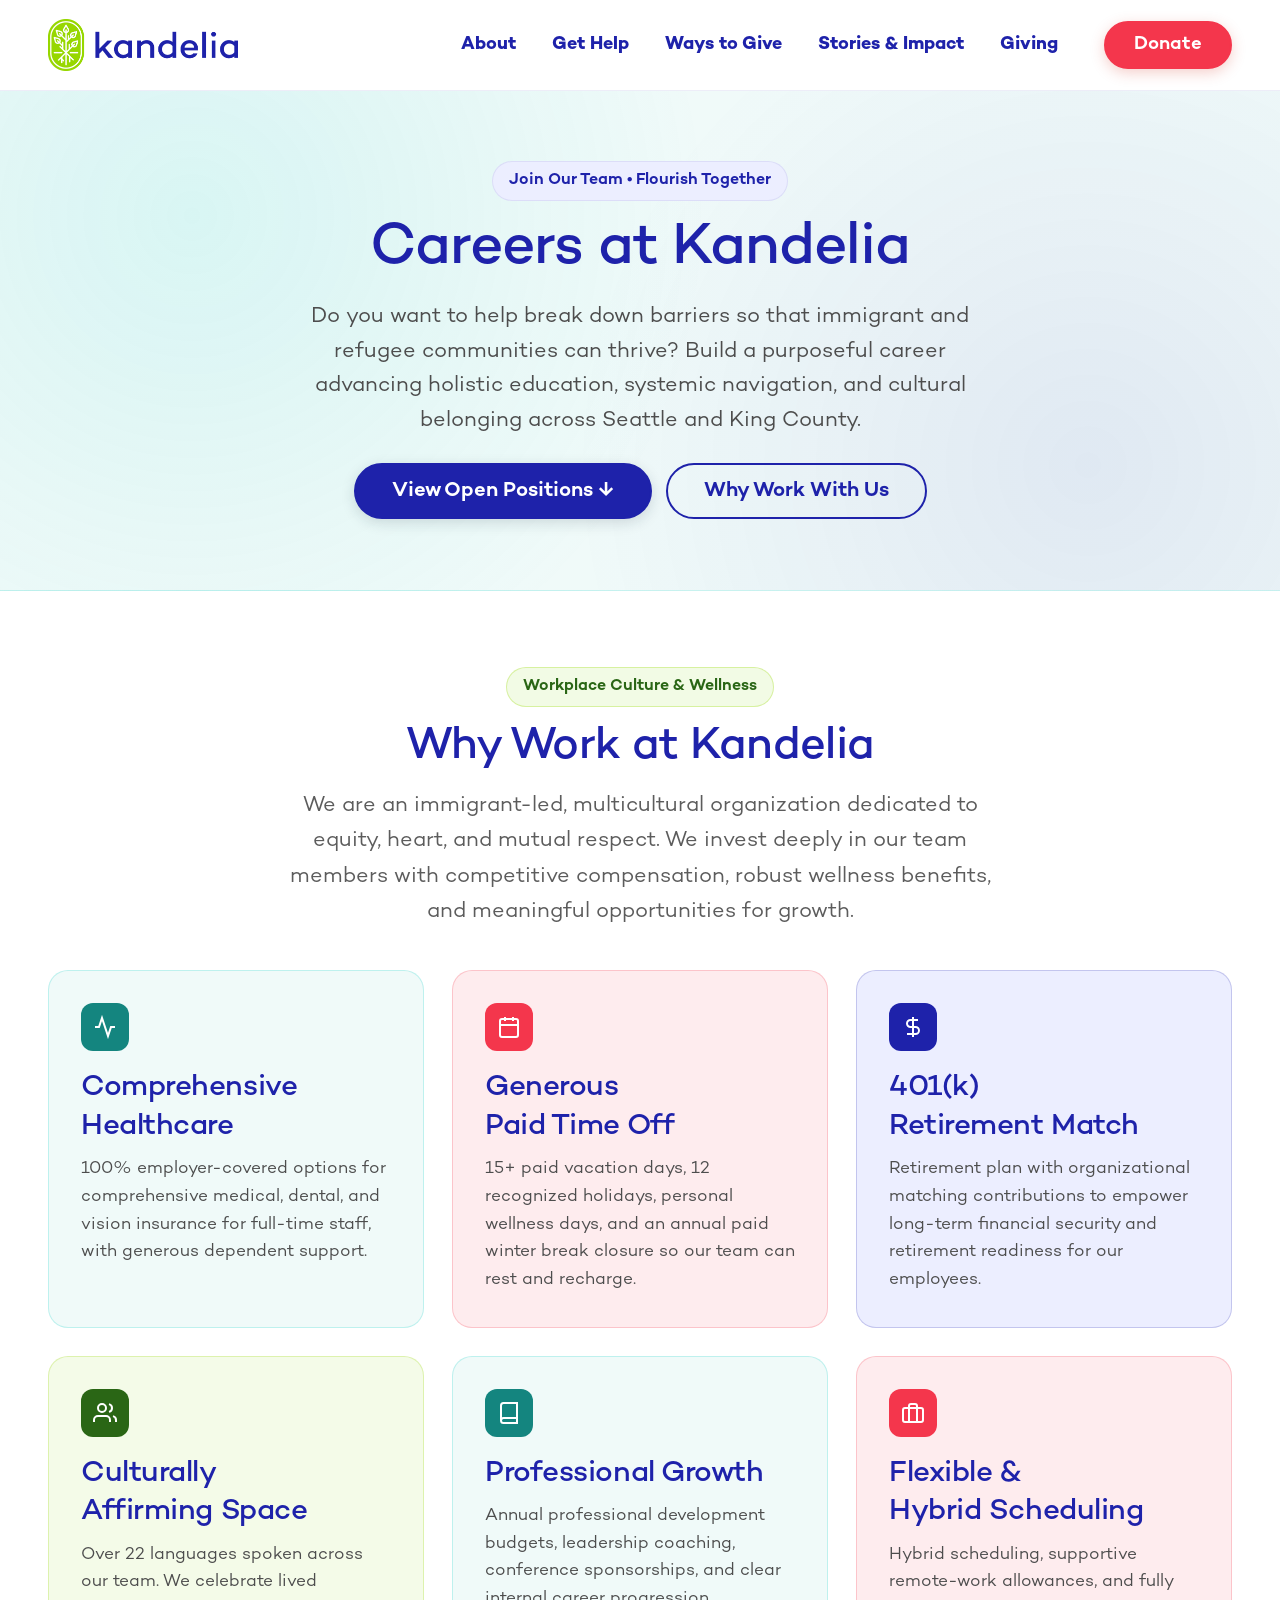
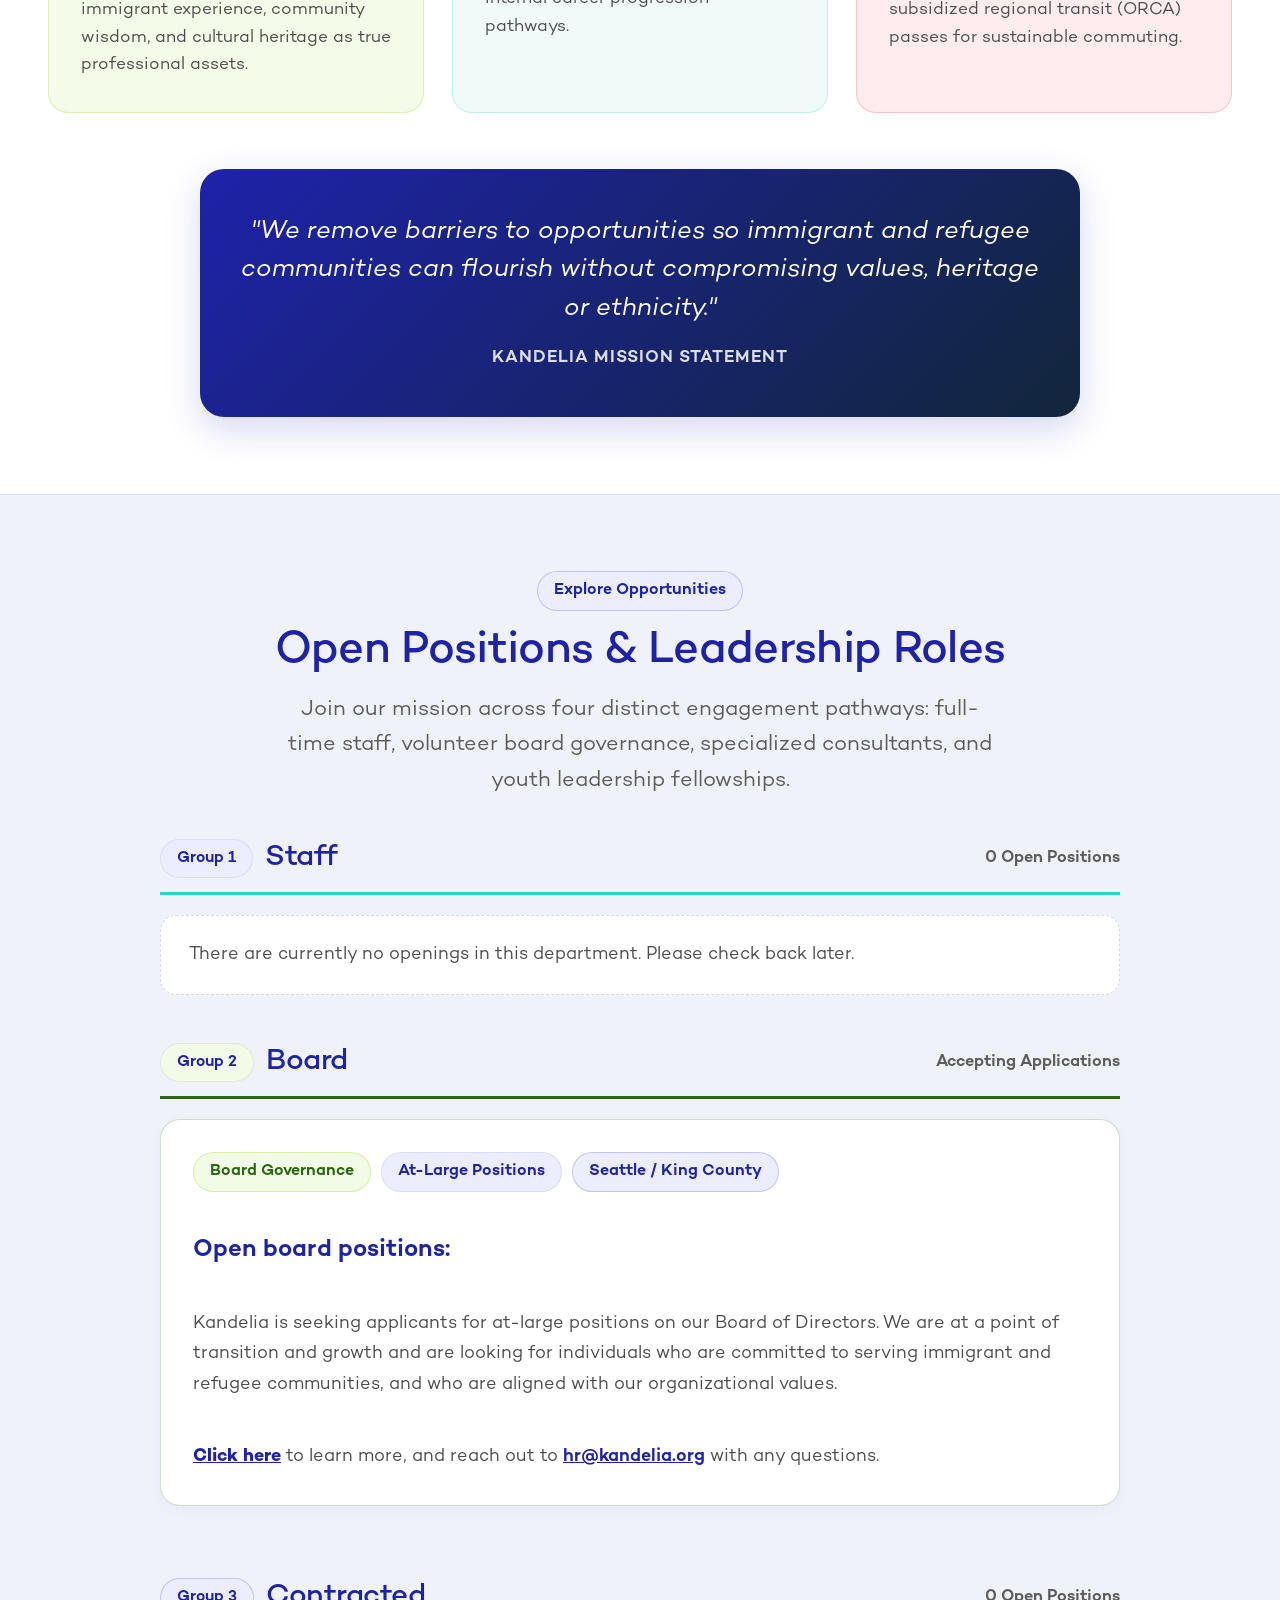
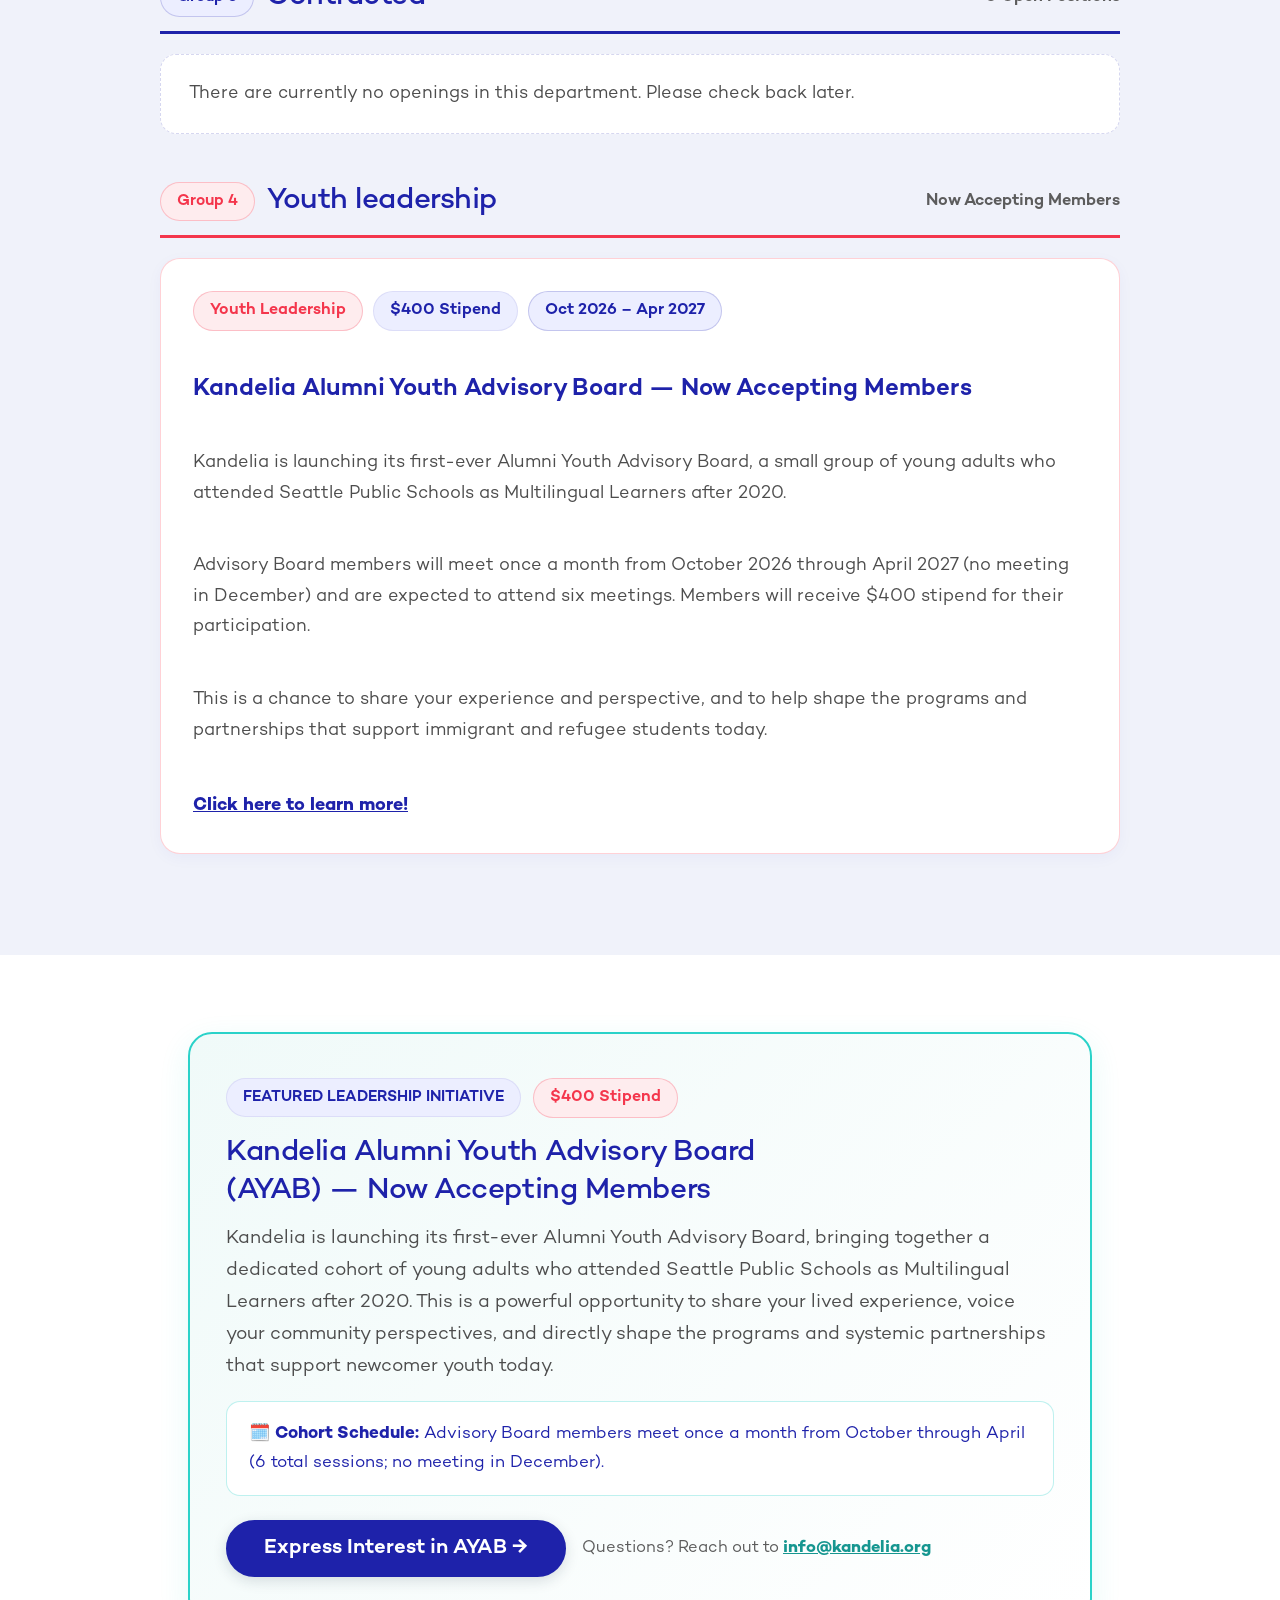
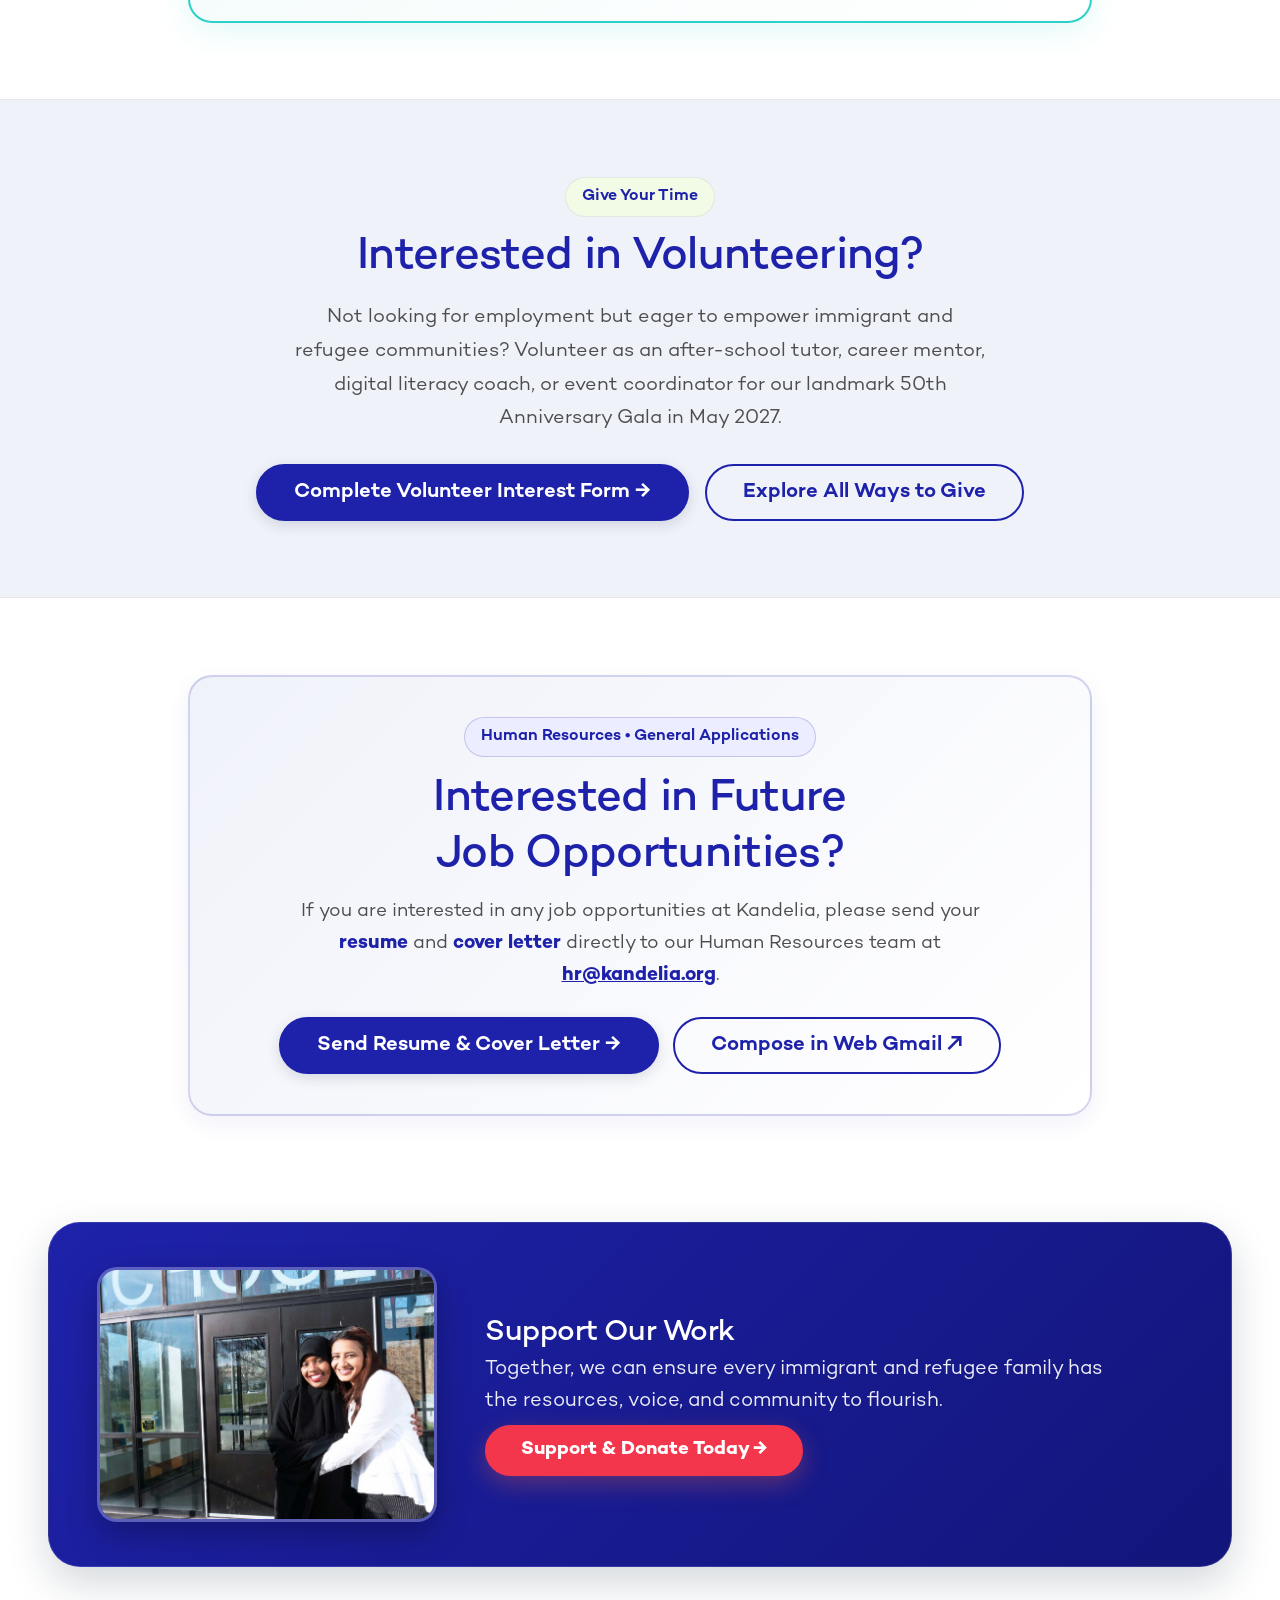
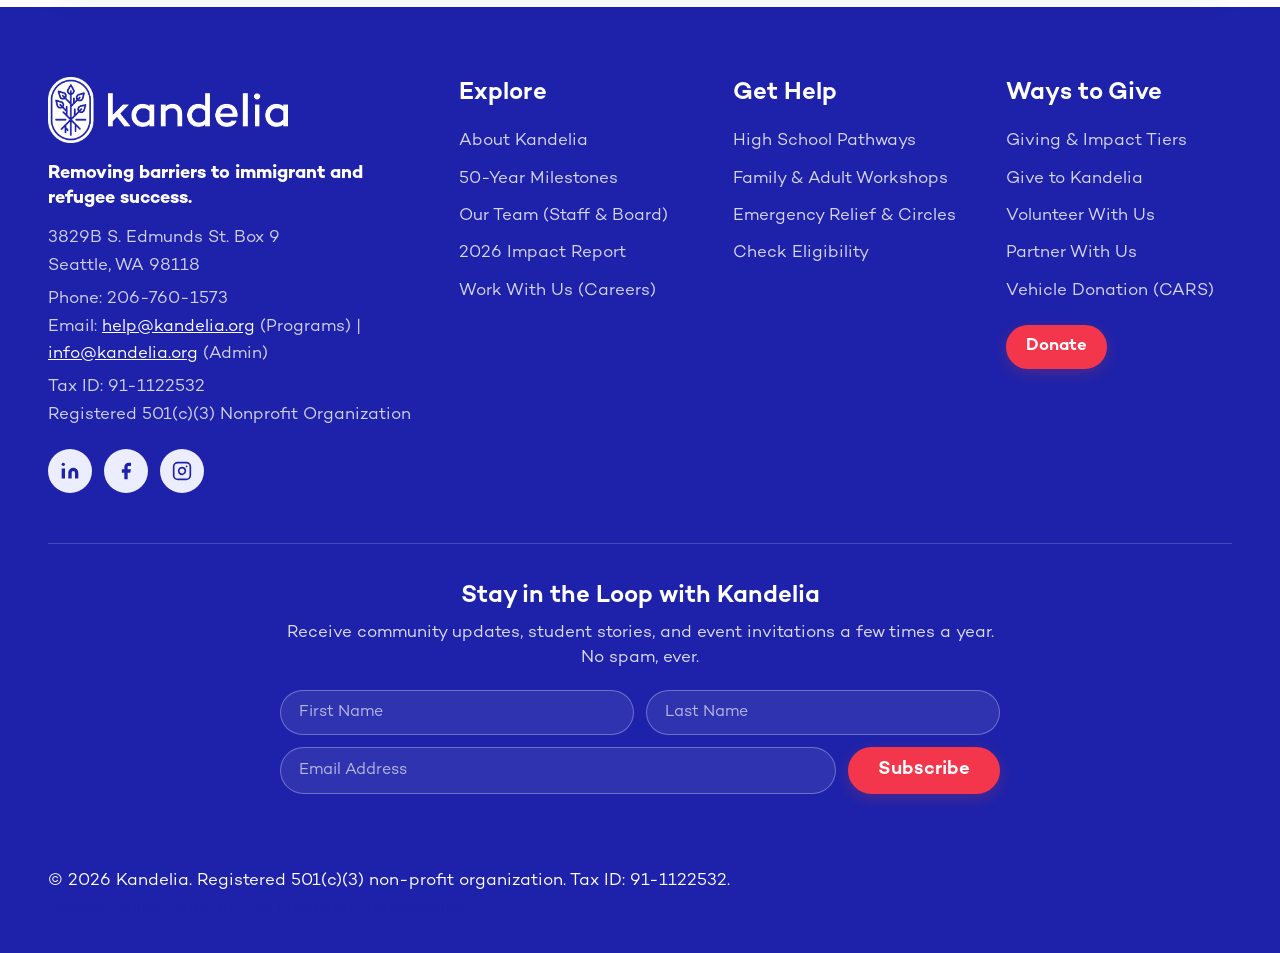
<file: careers.html>
<!DOCTYPE html>
<html lang="en">
<head>
  <meta charset="UTF-8">
  <meta name="viewport" content="width=device-width, initial-scale=1.0">
  <title>Careers & Opportunities | Kandelia</title>
  <meta name="description" content="Explore staff, board, contracted, and youth leadership opportunities at Kandelia in Seattle. Help remove barriers for immigrant and refugee communities.">
  <link rel="icon" type="image/png" sizes="64x64" href="assets/favicon.png">
  <link rel="apple-touch-icon" sizes="512x512" href="assets/kandelia_icon_mark.png">
  <link rel="stylesheet" href="styles.css">
</head>
<body>
  <!-- Skip Link for Accessibility -->
  <a href="#main-content" class="skip-link">Skip to main content</a>
  <!-- Global Header -->
  <header class="site-header" role="banner">
    <div class="w header-container">
      <a href="/" class="brand-link" aria-label="Kandelia Home">
        <img src="assets/kandelia_logo_horizontal_no_tag_rgb.png" alt="Kandelia" class="brand-logo" width="220" height="60" style="height:52px; width:auto; display:block;">
      </a>

      <!-- Desktop Navigation Menu -->
      <nav class="main-nav" aria-label="Main Navigation">
        <div class="nav-item">
          <a href="/about" class="nav-link ">About</a>
        </div>
        <div class="nav-item">
          <a href="/get-help" class="nav-link ">Get Help</a>
        </div>
        <div class="nav-item">
          <a href="/ways-to-give" class="nav-link ">Ways to Give</a>
        </div>
        <div class="nav-item">
          <a href="/stories" class="nav-link ">Stories & Impact</a>
        </div>
        <div class="nav-item">
          <a href="/giving" class="nav-link ">Giving</a>
        </div>
      </nav>

      <a class="btn btn-coral" href="https://kandelia-bloom.kindful.com/embeds/75568458-194c-4924-8a1b-de2cd76e4f92" target="_blank" rel="noopener">Donate</a>

      <button class="mobile-toggle" id="mobile-menu-toggle" aria-expanded="false" aria-controls="mobile-navigation-drawer">
        Menu <svg class="icon menu-icon" viewBox="0 0 24 24" fill="none" stroke="currentColor" stroke-width="2.5" stroke-linecap="round" stroke-linejoin="round" aria-hidden="true"><line x1="3" y1="12" x2="21" y2="12"></line><line x1="3" y1="6" x2="21" y2="6"></line><line x1="3" y1="18" x2="21" y2="18"></line></svg>
      </button>
    </div>

    <!-- Mobile Navigation Drawer -->
    <nav class="mobile-nav-drawer" id="mobile-navigation-drawer" aria-label="Mobile Navigation">
      <a href="/" class="">Home</a>
      <a href="/about" class="">About</a>
      <a href="/get-help" class="">Get Help</a>
      <a href="/ways-to-give" class="">Ways to Give</a>
      <a href="/stories" class="">Stories & Impact</a>
      <a href="/giving" class="">Giving & Impact Tiers</a>
      <a class="btn btn-coral btn-donate" href="https://kandelia-bloom.kindful.com/embeds/75568458-194c-4924-8a1b-de2cd76e4f92" target="_blank" rel="noopener">Donate</a>
    </nav>
  </header>
  <main id="main-content">
      <svg width="0" height="0" style="position:absolute;visibility:hidden;">
    <defs>
      <clipPath id="heart-clip" clipPathUnits="objectBoundingBox">
        <path d="M 0.5, 0.95 C 0.45, 0.90, 0.05, 0.65, 0.02, 0.38 C -0.02, 0.18, 0.12, 0.02, 0.30, 0.02 C 0.40, 0.02, 0.46, 0.08, 0.5, 0.16 C 0.54, 0.08, 0.60, 0.02, 0.70, 0.02 C 0.88, 0.02, 1.02, 0.18, 0.98, 0.38 C 0.95, 0.65, 0.55, 0.90, 0.5, 0.95 Z" />
      </clipPath>
    </defs>
  </svg>

    <!-- PAGE HERO -->
    <section class="inner-hero" id="overview">
      <div class="w inner-hero-content">
        <span class="badge badge-teal">Join Our Team • Flourish Together</span>
        <h1 class="inner-hero-title">Careers at Kandelia</h1>
        <p class="inner-hero-lead">
          Do you want to help break down barriers so that immigrant and refugee communities can thrive? Build a purposeful career advancing holistic education, systemic navigation, and cultural belonging across Seattle and King County.
        </p>
        <div style="display:flex; gap:14px; justify-content:center; margin-top:24px; flex-wrap:wrap;">
          <a href="#open-positions" class="btn btn-primary btn-lg">View Open Positions ↓</a>
          <a href="#culture" class="btn btn-outline btn-lg">Why Work With Us</a>
        </div>
      </div>
    </section>

    <!-- CULTURE, MISSION & BENEFITS -->
    <section id="culture" style="padding:80px 0; background-color:#FFFFFF;">
      <div class="w">
        <div class="section-header text-center" style="max-width:760px; margin:0 auto 48px;">
          <span class="badge badge-sage" style="margin-bottom:12px;">Workplace Culture & Wellness</span>
          <h2>Why Work at Kandelia</h2>
          <p class="lead">
            We are an immigrant-led, multicultural organization dedicated to equity, heart, and mutual respect. We invest deeply in our team members with competitive compensation, robust wellness benefits, and meaningful opportunities for growth.
          </p>
        </div>

        <div class="careers-benefits-grid">
          <!-- Benefit 1 -->
          <div style="background:#F0FAF9; border-radius:20px; padding:32px; border:1px solid rgba(42,210,201,0.25);">
            <div style="width:48px; height:48px; border-radius:12px; background:#14857F; color:#fff; display:grid; place-items:center; margin-bottom:18px;">
              <svg style="width:24px; height:24px; fill:none; stroke:currentColor; stroke-width:2;" viewBox="0 0 24 24"><path d="M22 12h-4l-3 9L9 3l-3 9H2"></path></svg>
            </div>
            <h3 style="font-size:1.25rem; color:var(--navy); margin-bottom:10px;">Comprehensive Healthcare</h3>
            <p style="font-size:0.96rem; color:var(--text-body); line-height:1.6; margin:0;">
              100% employer-covered options for comprehensive medical, dental, and vision insurance for full-time staff, with generous dependent support.
            </p>
          </div>

          <!-- Benefit 2 -->
          <div style="background:#FEECEE; border-radius:20px; padding:32px; border:1px solid rgba(244,54,76,0.22);">
            <div style="width:48px; height:48px; border-radius:12px; background:var(--coral); color:#fff; display:grid; place-items:center; margin-bottom:18px;">
              <svg style="width:24px; height:24px; fill:none; stroke:currentColor; stroke-width:2;" viewBox="0 0 24 24"><rect x="3" y="4" width="18" height="18" rx="2" ry="2"></rect><line x1="16" y1="2" x2="16" y2="6"></line><line x1="8" y1="2" x2="8" y2="6"></line><line x1="3" y1="10" x2="21" y2="10"></line></svg>
            </div>
            <h3 style="font-size:1.25rem; color:var(--coral); margin-bottom:10px;">Generous Paid Time Off</h3>
            <p style="font-size:0.96rem; color:var(--text-body); line-height:1.6; margin:0;">
              15+ paid vacation days, 12 recognized holidays, personal wellness days, and an annual paid winter break closure so our team can rest and recharge.
            </p>
          </div>

          <!-- Benefit 3 -->
          <div style="background:#ECEEFF; border-radius:20px; padding:32px; border:1px solid rgba(30,34,170,0.20);">
            <div style="width:48px; height:48px; border-radius:12px; background:var(--navy); color:#fff; display:grid; place-items:center; margin-bottom:18px;">
              <svg style="width:24px; height:24px; fill:none; stroke:currentColor; stroke-width:2;" viewBox="0 0 24 24"><path d="M12 2v20M17 5H9.5a3.5 3.5 0 0 0 0 7h5a3.5 3.5 0 0 1 0 7H6"></path></svg>
            </div>
            <h3 style="font-size:1.25rem; color:var(--navy); margin-bottom:10px;">401(k) Retirement Match</h3>
            <p style="font-size:0.96rem; color:var(--text-body); line-height:1.6; margin:0;">
              Retirement plan with organizational matching contributions to empower long-term financial security and retirement readiness for our employees.
            </p>
          </div>

          <!-- Benefit 4 -->
          <div style="background:#F4FBE8; border-radius:20px; padding:32px; border:1px solid rgba(151,215,0,0.25);">
            <div style="width:48px; height:48px; border-radius:12px; background:#2A6615; color:#fff; display:grid; place-items:center; margin-bottom:18px;">
              <svg style="width:24px; height:24px; fill:none; stroke:currentColor; stroke-width:2;" viewBox="0 0 24 24"><path d="M17 21v-2a4 4 0 0 0-4-4H5a4 4 0 0 0-4 4v2"></path><circle cx="9" cy="7" r="4"></circle><path d="M23 21v-2a4 4 0 0 0-3-3.87"></path><path d="M16 3.13a4 4 0 0 1 0 7.75"></path></svg>
            </div>
            <h3 style="font-size:1.25rem; color:#2A6615; margin-bottom:10px;">Culturally Affirming Space</h3>
            <p style="font-size:0.96rem; color:var(--text-body); line-height:1.6; margin:0;">
              Over 22 languages spoken across our team. We celebrate lived immigrant experience, community wisdom, and cultural heritage as true professional assets.
            </p>
          </div>

          <!-- Benefit 5 -->
          <div style="background:#F0FAF9; border-radius:20px; padding:32px; border:1px solid rgba(42,210,201,0.25);">
            <div style="width:48px; height:48px; border-radius:12px; background:#14857F; color:#fff; display:grid; place-items:center; margin-bottom:18px;">
              <svg style="width:24px; height:24px; fill:none; stroke:currentColor; stroke-width:2;" viewBox="0 0 24 24"><path d="M4 19.5A2.5 2.5 0 0 1 6.5 17H20"></path><path d="M6.5 2H20v20H6.5A2.5 2.5 0 0 1 4 19.5v-15A2.5 2.5 0 0 1 6.5 2z"></path></svg>
            </div>
            <h3 style="font-size:1.25rem; color:var(--navy); margin-bottom:10px;">Professional Growth</h3>
            <p style="font-size:0.96rem; color:var(--text-body); line-height:1.6; margin:0;">
              Annual professional development budgets, leadership coaching, conference sponsorships, and clear internal career progression pathways.
            </p>
          </div>

          <!-- Benefit 6 -->
          <div style="background:#FEECEE; border-radius:20px; padding:32px; border:1px solid rgba(244,54,76,0.22);">
            <div style="width:48px; height:48px; border-radius:12px; background:var(--coral); color:#fff; display:grid; place-items:center; margin-bottom:18px;">
              <svg style="width:24px; height:24px; fill:none; stroke:currentColor; stroke-width:2;" viewBox="0 0 24 24"><rect x="2" y="7" width="20" height="14" rx="2" ry="2"></rect><path d="M16 21V5a2 2 0 0 0-2-2h-4a2 2 0 0 0-2 2v16"></path></svg>
            </div>
            <h3 style="font-size:1.25rem; color:var(--coral); margin-bottom:10px;">Flexible & Hybrid Scheduling</h3>
            <p style="font-size:0.96rem; color:var(--text-body); line-height:1.6; margin:0;">
              Hybrid scheduling, supportive remote-work allowances, and fully subsidized regional transit (ORCA) passes for sustainable commuting.
            </p>
          </div>
        </div>

        <!-- Mission Quote Callout -->
        <div style="background:linear-gradient(135deg, #1E22AA 0%, #12263A 100%); border-radius:24px; padding:44px 36px; color:#FFFFFF; text-align:center; max-width:880px; margin:0 auto; box-shadow:0 12px 36px rgba(30,34,170,0.18);">
          <blockquote style="font-size:clamp(1.2rem, 2vw, 1.55rem); line-height:1.5; font-style:italic; margin:0 0 16px; border:none; padding:0; color:#FFFFFF;">
            "We remove barriers to opportunities so immigrant and refugee communities can flourish without compromising values, heritage or ethnicity."
          </blockquote>
          <span style="font-size:0.95rem; opacity:0.85; text-transform:uppercase; letter-spacing:0.06em; font-weight:600;">Kandelia Mission Statement</span>
        </div>
      </div>
    </section>

    <!-- OPEN POSITIONS (4 DISTINCT GROUPS) -->
    <section id="open-positions" style="padding:80px 0; background-color:#F0F2FA; border-top:1px solid rgba(42,210,201,0.2);">
      <div class="w">
        <div class="section-header text-center" style="max-width:760px; margin:0 auto 48px;">
          <span class="badge badge-blue" style="margin-bottom:12px;">Explore Opportunities</span>
          <h2>Open Positions & Leadership Roles</h2>
          <p class="lead">
            Join our mission across four distinct engagement pathways: full-time staff, volunteer board governance, specialized consultants, and youth leadership fellowships.
          </p>
        </div>

        <div style="max-width:960px; margin:0 auto; display:flex; flex-direction:column; gap:48px;">
          <!-- Group 1: Staff Positions -->
          <div class="careers-group">
            <div class="careers-group-header" style="margin-bottom:20px; padding-bottom:14px; border-bottom:3px solid var(--teal); display:flex; align-items:center; justify-content:space-between; flex-wrap:wrap; gap:12px;">
              <div style="display:flex; align-items:center; gap:12px;">
                <span class="badge badge-teal" style="font-weight:700; font-size:0.88rem;">Group 1</span>
                <h3 style="font-size:1.5rem; color:var(--navy); margin:0;">Staff</h3>
              </div>
              <span style="font-size:0.92rem; color:var(--text-muted); font-weight:600;">0 Open Positions</span>
            </div>
            <div class="careers-empty-state" style="background:#FFFFFF; border-radius:16px; padding:24px 28px; border:1px dashed rgba(30,34,170,0.18);">
              <p style="font-size:1rem; color:var(--text-body); line-height:1.65; margin:0;">There are currently no openings in this department. Please check back later.</p>
            </div>
          </div>

          <!-- Group 2: Board Positions -->
          <div class="careers-group">
            <div class="careers-group-header" style="margin-bottom:20px; padding-bottom:14px; border-bottom:3px solid #2A6615; display:flex; align-items:center; justify-content:space-between; flex-wrap:wrap; gap:12px;">
              <div style="display:flex; align-items:center; gap:12px;">
                <span class="badge badge-green" style="font-weight:700; font-size:0.88rem;">Group 2</span>
                <h3 style="font-size:1.5rem; color:var(--navy); margin:0;">Board</h3>
              </div>
              <span style="font-size:0.92rem; color:var(--text-muted); font-weight:600;">Accepting Applications</span>
            </div>
            <div class="job-card" style="display:flex; flex-direction:column; background:#FFFFFF; border-radius:20px; padding:32px; border:1px solid rgba(42,102,21,0.22); box-shadow:0 4px 16px rgba(30,34,170,0.04);">
              <div style="display:flex; gap:10px; flex-wrap:wrap; margin-bottom:14px;">
                <span class="badge badge-sage">Board Governance</span>
                <span class="badge">At-Large Positions</span>
                <span class="badge badge-blue">Seattle / King County</span>
              </div>
              <h4 style="font-size:1.35rem; color:var(--navy); margin-bottom:14px; font-weight:700;">Open board positions:</h4>
              <p style="font-size:1rem; color:var(--text-body); line-height:1.7; margin-bottom:14px;">
                Kandelia is seeking applicants for at-large positions on our Board of Directors. We are at a point of transition and growth and are looking for individuals who are committed to serving immigrant and refugee communities, and who are aligned with our organizational values.
              </p>
              <p style="font-size:1rem; color:var(--text-body); line-height:1.7; margin-bottom:0;">
                <a href="assets/2026-10-Kandelia-Board-Job-Description.pdf" target="_blank" rel="noopener noreferrer" style="color:var(--navy); font-weight:700; text-decoration:underline;">Click here</a> to learn more, and reach out to <a href="mailto:hr@kandelia.org" style="color:var(--navy); font-weight:600; text-decoration:underline;">hr@kandelia.org</a> with any questions.
              </p>
            </div>
          </div>

          <!-- Group 3: Contracted Opportunities -->
          <div class="careers-group">
            <div class="careers-group-header" style="margin-bottom:20px; padding-bottom:14px; border-bottom:3px solid var(--navy); display:flex; align-items:center; justify-content:space-between; flex-wrap:wrap; gap:12px;">
              <div style="display:flex; align-items:center; gap:12px;">
                <span class="badge badge-blue" style="font-weight:700; font-size:0.88rem;">Group 3</span>
                <h3 style="font-size:1.5rem; color:var(--navy); margin:0;">Contracted</h3>
              </div>
              <span style="font-size:0.92rem; color:var(--text-muted); font-weight:600;">0 Open Positions</span>
            </div>
            <div class="careers-empty-state" style="background:#FFFFFF; border-radius:16px; padding:24px 28px; border:1px dashed rgba(30,34,170,0.18);">
              <p style="font-size:1rem; color:var(--text-body); line-height:1.65; margin:0;">There are currently no openings in this department. Please check back later.</p>
            </div>
          </div>

          <!-- Group 4: Youth Leadership & AYAB -->
          <div class="careers-group">
            <div class="careers-group-header" style="margin-bottom:20px; padding-bottom:14px; border-bottom:3px solid var(--coral); display:flex; align-items:center; justify-content:space-between; flex-wrap:wrap; gap:12px;">
              <div style="display:flex; align-items:center; gap:12px;">
                <span class="badge badge-coral" style="font-weight:700; font-size:0.88rem;">Group 4</span>
                <h3 style="font-size:1.5rem; color:var(--navy); margin:0;">Youth leadership</h3>
              </div>
              <span style="font-size:0.92rem; color:var(--text-muted); font-weight:600;">Now Accepting Members</span>
            </div>
            <div class="job-card" style="display:flex; flex-direction:column; background:#FFFFFF; border-radius:20px; padding:32px; border:1px solid rgba(254,48,68,0.22); box-shadow:0 4px 16px rgba(30,34,170,0.04);">
              <div style="display:flex; gap:10px; flex-wrap:wrap; margin-bottom:14px;">
                <span class="badge badge-coral">Youth Leadership</span>
                <span class="badge">$400 Stipend</span>
                <span class="badge badge-blue">Oct 2026 – Apr 2027</span>
              </div>
              <h4 style="font-size:1.35rem; color:var(--navy); margin-bottom:14px; font-weight:700;">Kandelia Alumni Youth Advisory Board — Now Accepting Members</h4>
              <p style="font-size:1rem; color:var(--text-body); line-height:1.7; margin-bottom:14px;">
                Kandelia is launching its first-ever Alumni Youth Advisory Board, a small group of young adults who attended Seattle Public Schools as Multilingual Learners after 2020.
              </p>
              <p style="font-size:1rem; color:var(--text-body); line-height:1.7; margin-bottom:14px;">
                Advisory Board members will meet once a month from October 2026 through April 2027 (no meeting in December) and are expected to attend six meetings. Members will receive $400 stipend for their participation.
              </p>
              <p style="font-size:1rem; color:var(--text-body); line-height:1.7; margin-bottom:18px;">
                This is a chance to share your experience and perspective, and to help shape the programs and partnerships that support immigrant and refugee students today.
              </p>
              <a href="assets/Kandelia-Alumni-Youth-Advisory-Board-Posting.pdf" target="_blank" rel="noopener noreferrer" style="color:var(--navy); font-weight:700; font-size:1rem; text-decoration:underline;">Click here to learn more!</a>
            </div>
          </div>
        </div>
      </div>
    </section>

    <!-- ALUMNI YOUTH ADVISORY BOARD (AYAB) FEATURED SPOTLIGHT -->
    <section style="padding:80px 0; background-color:#FFFFFF;">
      <div class="w" style="max-width:960px; margin:0 auto;">
        <div style="background:linear-gradient(135deg, #F0FAF9 0%, #FFFFFF 100%); border:2px solid var(--teal); border-radius:24px; padding:44px 36px; box-shadow:0 10px 30px rgba(42,210,201,0.12);">
          <div style="display:flex; align-items:center; flex-wrap:wrap; gap:12px; margin-bottom:16px;">
            <span class="badge badge-teal" style="font-size:0.85rem; text-transform:uppercase; font-weight:700;">Featured Leadership Initiative</span>
            <span class="badge badge-coral">$400 Stipend</span>
          </div>
          <h3 style="font-size:1.75rem; color:var(--navy); margin-bottom:12px; font-weight:700;">
            Kandelia Alumni Youth Advisory Board (AYAB) — Now Accepting Members
          </h3>
          <p style="font-size:1.05rem; color:var(--text-body); line-height:1.7; margin-bottom:18px;">
            Kandelia is launching its first-ever Alumni Youth Advisory Board, bringing together a dedicated cohort of young adults who attended Seattle Public Schools as Multilingual Learners after 2020. This is a powerful opportunity to share your lived experience, voice your community perspectives, and directly shape the programs and systemic partnerships that support newcomer youth today.
          </p>
          <div style="background:#FFFFFF; border-radius:14px; padding:18px 22px; border:1px solid rgba(42,210,201,0.3); margin-bottom:24px;">
            <p style="margin:0; font-size:0.95rem; color:var(--navy); font-weight:600;">
              🗓️ <strong>Cohort Schedule:</strong> Advisory Board members meet once a month from October through April (6 total sessions; no meeting in December).
            </p>
          </div>
          <div style="display:flex; gap:16px; flex-wrap:wrap; align-items:center;">
            <a href="assets/Kandelia-Alumni-Youth-Advisory-Board-Posting.pdf" target="_blank" rel="noopener noreferrer" class="btn btn-primary btn-lg">
              Express Interest in AYAB&nbsp;→
            </a>
            <span style="font-size:0.92rem; color:var(--text-muted);">Questions? Reach out to <a href="mailto:info@kandelia.org" style="color:var(--teal-dark); font-weight:700; text-decoration:underline;">info@kandelia.org</a></span>
          </div>
        </div>
      </div>
    </section>

    <!-- VOLUNTEER SECTION -->
    <section id="volunteer" style="padding:80px 0; background-color:#F0F2FA; border-top:1px solid #E5E7EB;">
      <div class="w" style="max-width:960px; margin:0 auto; text-align:center;">
        <span class="badge badge-green" style="margin-bottom:12px;">Give Your Time</span>
        <h2 style="font-size:2rem; color:var(--navy); margin-bottom:16px;">Interested in Volunteering?</h2>
        <p style="font-size:1.1rem; color:var(--text-body); line-height:1.7; max-width:700px; margin:0 auto 28px;">
          Not looking for employment but eager to empower immigrant and refugee communities? Volunteer as an after-school tutor, career mentor, digital literacy coach, or event coordinator for our landmark 50th Anniversary Gala in May 2027.
        </p>
        <div style="display:flex; justify-content:center; gap:16px; flex-wrap:wrap;">
          <a href="https://docs.google.com/forms/d/e/1FAIpQLSeXxISZyibWTeAGMH7MU5rUYerKFk0--B1PB0rmNZNR4c20HQ/viewform" target="_blank" rel="noopener noreferrer" class="btn btn-primary btn-lg">
            Complete Volunteer Interest Form&nbsp;→
          </a>
          <a href="/ways-to-give" class="btn btn-outline btn-lg">
            Explore All Ways to Give
          </a>
        </div>
      </div>
    </section>

    <!-- HR & GENERAL JOB INQUIRIES CONTAINER -->
    <section id="hr-contact" style="padding:64px 0; background-color:#FFFFFF; border-top:1px solid #E5E7EB;">
      <div class="w" style="max-width:960px; margin:0 auto;">
        <div class="hr-contact-card" style="background:linear-gradient(135deg, #F0F2FA 0%, #FFFFFF 100%); border:2px solid rgba(30,34,170,0.18); border-radius:24px; padding:40px 36px; text-align:center; box-shadow:0 8px 24px rgba(30,34,170,0.06);">
          <span class="badge badge-blue" style="margin-bottom:14px;">Human Resources • General Applications</span>
          <h2 style="font-size:1.85rem; color:var(--navy); margin-bottom:12px;">Interested in Future Job Opportunities?</h2>
          <p style="font-size:1.06rem; color:var(--text-body); line-height:1.7; max-width:680px; margin:0 auto 24px;">
            If you are interested in any job opportunities at Kandelia, please send your <strong>resume</strong> and <strong>cover letter</strong> directly to our Human Resources team at
            <a href="mailto:hr@kandelia.org?subject=Job%20Opportunity%20Inquiry%20-%20Resume%20%26%20Cover%20Letter" style="color:var(--navy); font-weight:700; text-decoration:underline;">hr@kandelia.org</a>.
          </p>
          <div style="display:flex; justify-content:center; gap:14px; flex-wrap:wrap;">
            <a href="mailto:hr@kandelia.org?subject=Job%20Opportunity%20Inquiry%20-%20Resume%20%26%20Cover%20Letter" class="btn btn-primary btn-lg">
              Send Resume &amp; Cover Letter →
            </a>
            <a href="https://mail.google.com/mail/?view=cm&fs=1&to=hr@kandelia.org&su=Job%20Opportunity%20Inquiry%20-%20Resume%20%26%20Cover%20Letter" target="_blank" rel="noopener noreferrer" class="btn btn-outline btn-lg">
              Compose in Web Gmail ↗
            </a>
          </div>
        </div>
      </div>
    </section>

        <!-- Support Our Work CTA Banner (Restored Community Photo with rounded-2xl) -->
    <section class="section-support-banner" id="support-banner">
      <div class="w">
        <div class="support-banner-card">
          <!-- Left Side Visual: Community Photograph with soft rounded corners (rounded-2xl) -->
          <div class="support-banner-photo-col">
            <div class="support-banner-photo-frame">
              <img src="assets/image_1.jpeg" alt="Warm Kandelia community and refugee families" loading="lazy">
            </div>
          </div>

          <!-- Right Content Block -->
          <div class="support-banner-content-col">
            <div class="support-heading-badge-wrap">
              <h3 style="color:#FFFFFF !important;">Support Our Work</h3>
            </div>
            <p class="support-banner-lead" style="color:rgba(255,255,255,0.92) !important;">
              Together, we can ensure every immigrant and refugee family has the resources, voice, and community to flourish.
            </p>
            <div class="support-banner-action">
              <a class="btn btn-coral btn-lg support-donate-pill-btn" href="https://kandelia-bloom.kindful.com/embeds/75568458-194c-4924-8a1b-de2cd76e4f92" target="_blank" rel="noopener">Support &amp; Donate Today&nbsp;→</a>
            </div>
          </div>
        </div>
      </div>
    </section>
  </main>
  <!-- Global Footer -->
  <footer class="site-footer" id="contact" role="contentinfo">
    <div class="w">
      <div class="footer-grid">
        <div class="footer-brand">
          <!-- Plain white logo as shared by Xochilt (Google Drive: 1rX6tPUveHnbeSscp83D18zBBQDMcJrO2), unconstrained horizontal layout, transparent background -->
          <div class="footer-logo-wrap-clean">
            <img src="assets/kandelia_logo_horizontal_no_tag_reverse.png" alt="Kandelia" width="240" height="66" style="width:100%; max-width:240px; height:auto; display:block;">
          </div>
          <div class="footer-tagline">
            Removing barriers to immigrant and refugee success.
          </div>
          <div class="footer-contact-info">
            <p>3829B S. Edmunds St. Box 9<br>Seattle, WA 98118</p>
            <p>Phone: 206-760-1573<br>Email: <a href="mailto:help@kandelia.org" style="color:#fff;">help@kandelia.org</a> (Programs) | <a href="mailto:info@kandelia.org" style="color:#fff;">info@kandelia.org</a> (Admin)</p>
            <p>Tax ID: 91-1122532<br><span style="white-space:nowrap;">Registered 501(c)(3) Nonprofit Organization</span></p>
          </div>
          <div class="newsletter-social-icons" style="margin-top:14px;">
            <a href="https://linkedin.com/company/kandelia" target="_blank" rel="noopener" class="social-circle-btn" aria-label="LinkedIn">
              <svg class="icon" width="20" height="20" viewBox="0 0 24 24" fill="currentColor" style="width:20px;height:20px;flex-shrink:0;"><path d="M16 8a6 6 0 0 1 6 6v7h-4v-7a2 2 0 0 0-2-2 2 2 0 0 0-2 2v7h-4v-7a6 6 0 0 1 6-6z"></path><rect x="2" y="9" width="4" height="12"></rect><circle cx="4" cy="4" r="2"></circle></svg>
            </a>
            <a href="https://facebook.com/kandelia" target="_blank" rel="noopener" class="social-circle-btn" aria-label="Facebook">
              <svg class="icon" width="20" height="20" viewBox="0 0 24 24" fill="currentColor" style="width:20px;height:20px;flex-shrink:0;"><path d="M18 2h-3a5 5 0 0 0-5 5v3H7v4h3v8h4v-8h3l1-4h-4V7a1 1 0 0 1 1-1h3z"></path></svg>
            </a>
            <a href="https://instagram.com/kandelia" target="_blank" rel="noopener" class="social-circle-btn" aria-label="Instagram">
              <svg class="icon" width="20" height="20" viewBox="0 0 24 24" fill="none" stroke="currentColor" stroke-width="2" stroke-linecap="round" stroke-linejoin="round" style="width:20px;height:20px;flex-shrink:0;"><rect x="2" y="2" width="20" height="20" rx="5" ry="5"></rect><path d="M16 11.37A4 4 0 1 1 12.63 8 4 4 0 0 1 16 11.37z"></path><line x1="17.5" y1="6.5" x2="17.51" y2="6.5"></line></svg>
            </a>
          </div>
        </div>

        <div class="footer-col">
          <h4>Explore</h4>
          <ul>
            <li><a href="/about">About Kandelia</a></li>
            <li><a href="/about#history">50-Year Milestones</a></li>
            <li><a href="/about#team">Our Team (Staff & Board)</a></li>
            <li><a href="/about#impact-report">2026 Impact Report</a></li>
            <li><a href="/careers">Work With Us (Careers)</a></li>
          </ul>
        </div>

        <div class="footer-col">
          <h4>Get Help</h4>
          <ul>
            <li><a href="/get-help#high-school">High School Pathways</a></li>
            <li><a href="/get-help#family">Family & Adult Workshops</a></li>
            <li><a href="/get-help#community">Emergency Relief & Circles</a></li>
            <li><a href="/get-help#eligibility">Check Eligibility</a></li>
          </ul>
        </div>

        <div class="footer-col">
          <h4>Ways to Give</h4>
          <ul>
            <li><a href="/giving">Giving & Impact Tiers</a></li>
            <li><a href="/ways-to-give#give">Give to Kandelia</a></li>
            <li><a href="/ways-to-give#volunteer">Volunteer With Us</a></li>
            <li><a href="/ways-to-give#partner">Partner With Us</a></li>
            <li><a href="https://careasy.org/kandelia" target="_blank" rel="noopener noreferrer">Vehicle Donation (CARS)</a></li>
          </ul>
          <div style="margin-top:20px;">
            <a class="btn btn-coral btn-sm" href="https://kandelia-bloom.kindful.com/embeds/75568458-194c-4924-8a1b-de2cd76e4f92" target="_blank" rel="noopener">Donate</a>
          </div>
        </div>
      </div>

      <!-- Stay in the Loop Newsletter Signup (Integrated at bottom of footer across all pages) -->
      <div class="footer-stay-in-loop">
        <div style="max-width:720px; margin:0 auto; text-align:center;">
          <h4 style="font-size:1.35rem; color:#FFFFFF; margin-bottom:8px; font-weight:700;">Stay in the Loop with Kandelia</h4>
          <p style="font-size:0.95rem; color:rgba(255,255,255,0.85); margin-bottom:18px; line-height:1.5;">Receive community updates, student stories, and event invitations a few times a year. No spam, ever.</p>
          <form class="footer-stay-in-loop-form" onsubmit="event.preventDefault(); handleFooterNewsletter(this);">
            <input type="text" name="first_name" class="footer-stay-in-loop-input" placeholder="First Name" required>
            <input type="text" name="last_name" class="footer-stay-in-loop-input" placeholder="Last Name" required>
            <input type="email" name="email" class="footer-stay-in-loop-input" placeholder="Email Address" required>
            <button type="submit" class="btn btn-coral" style="border-radius:30px; padding:12px 28px; font-weight:700; cursor:pointer;">Subscribe</button>
            <div class="footer-newsletter-feedback" role="alert" style="width:100%; text-align:center; margin-top:10px; font-size:0.92rem; min-height:22px;"></div>
          </form>
        </div>
      </div>

      <div class="footer-bottom">
        <div>
          &copy; <span id="copyright-year">2026</span> Kandelia. Registered 501(c)(3) non-profit organization. Tax ID: 91-1122532.
        </div>
        <div class="footer-bottom-links">
          <a href="#privacy-policy" class="open-privacy-modal">Privacy Policy</a>
          <a href="#terms-of-use" class="open-terms-modal">Terms of Use</a>
          <a href="/about#impact-report">Financial Transparency</a>
        </div>
      </div>
    </div>
  </footer>

  <!-- Global Modal Overlay (Accessible pop-ups for bios, stories, and videos) -->
  <div class="modal-overlay" id="global-modal-overlay" aria-hidden="true" role="dialog" aria-modal="true" aria-labelledby="modal-title">
    <div class="modal-dialog">
      <div class="modal-header">
        <h3 id="modal-title">Modal Title</h3>
        <button class="modal-close-btn" id="modal-close-button" aria-label="Close modal">&times;</button>
      </div>
      <div class="modal-body" id="modal-content-area" style="padding: 28px 36px 36px;"></div>
    </div>
  </div>

  <script src="script.js"></script>
</body>
</html>
</file>
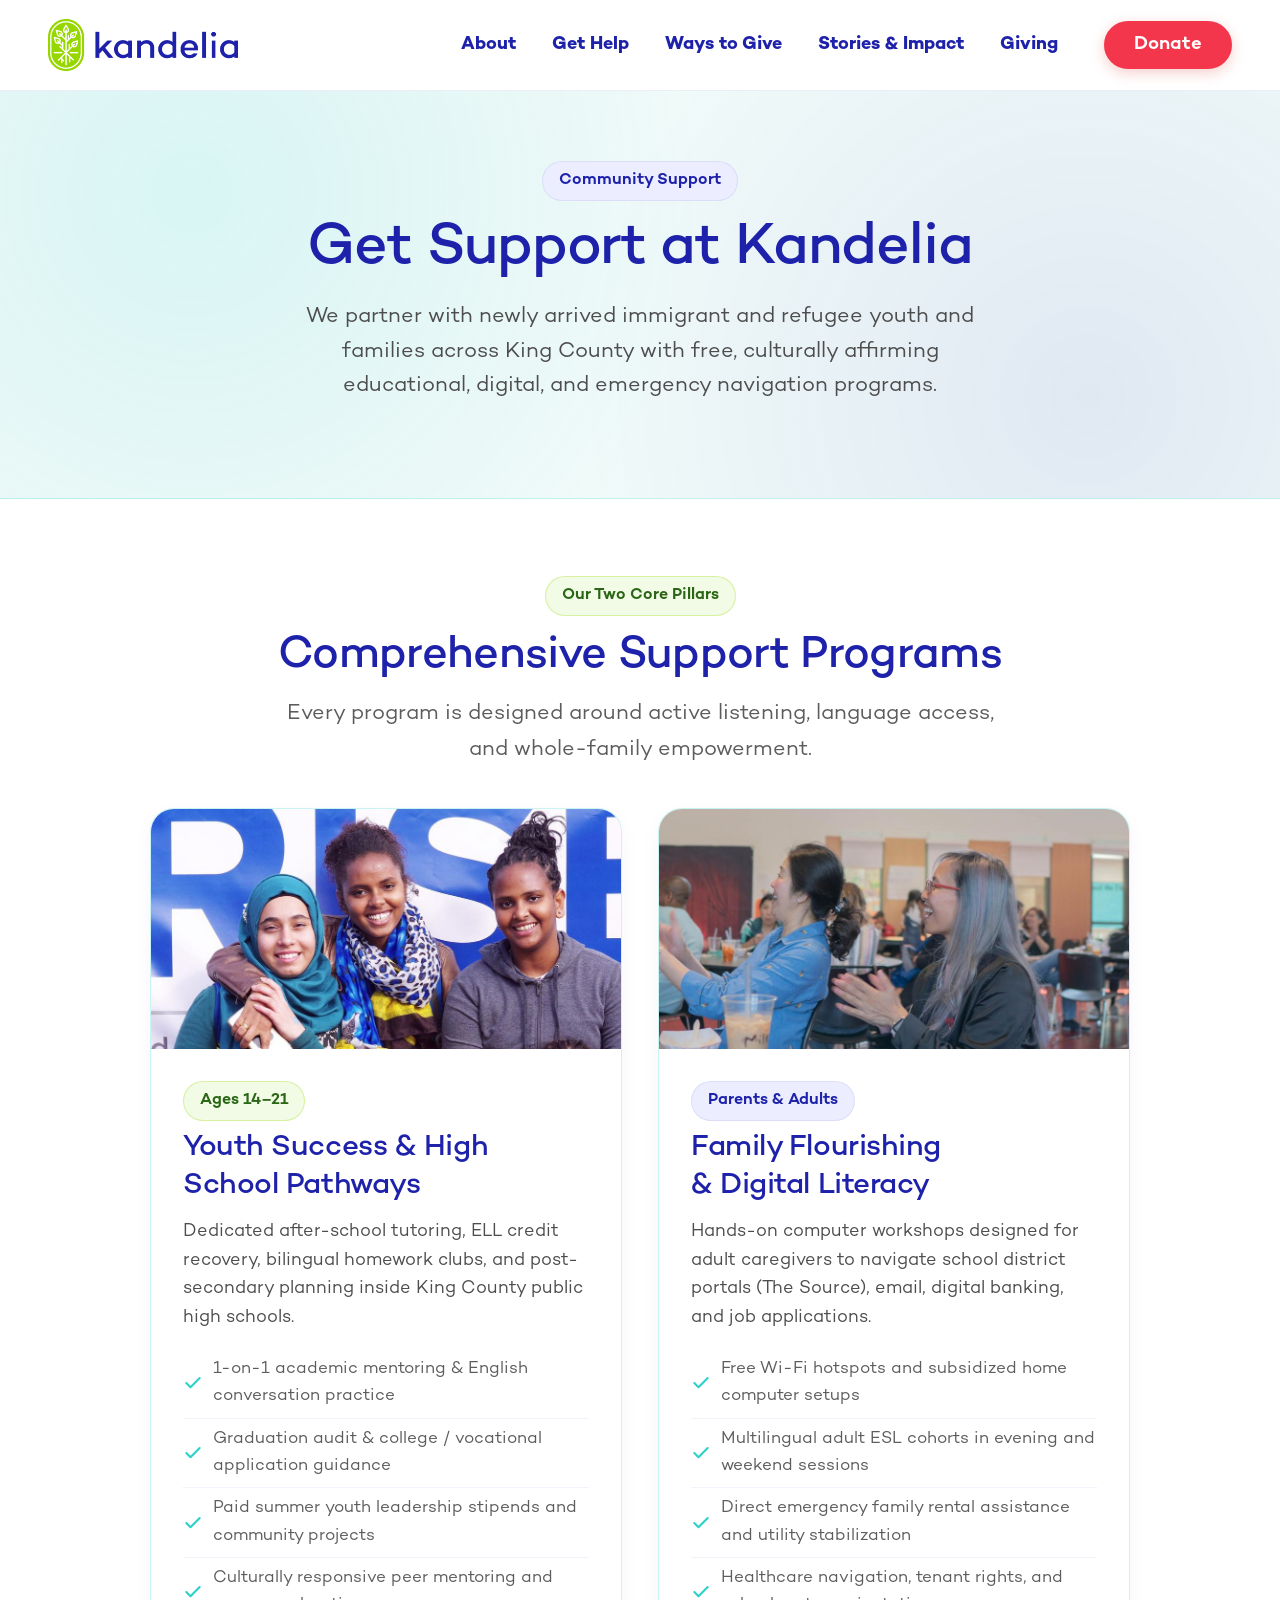
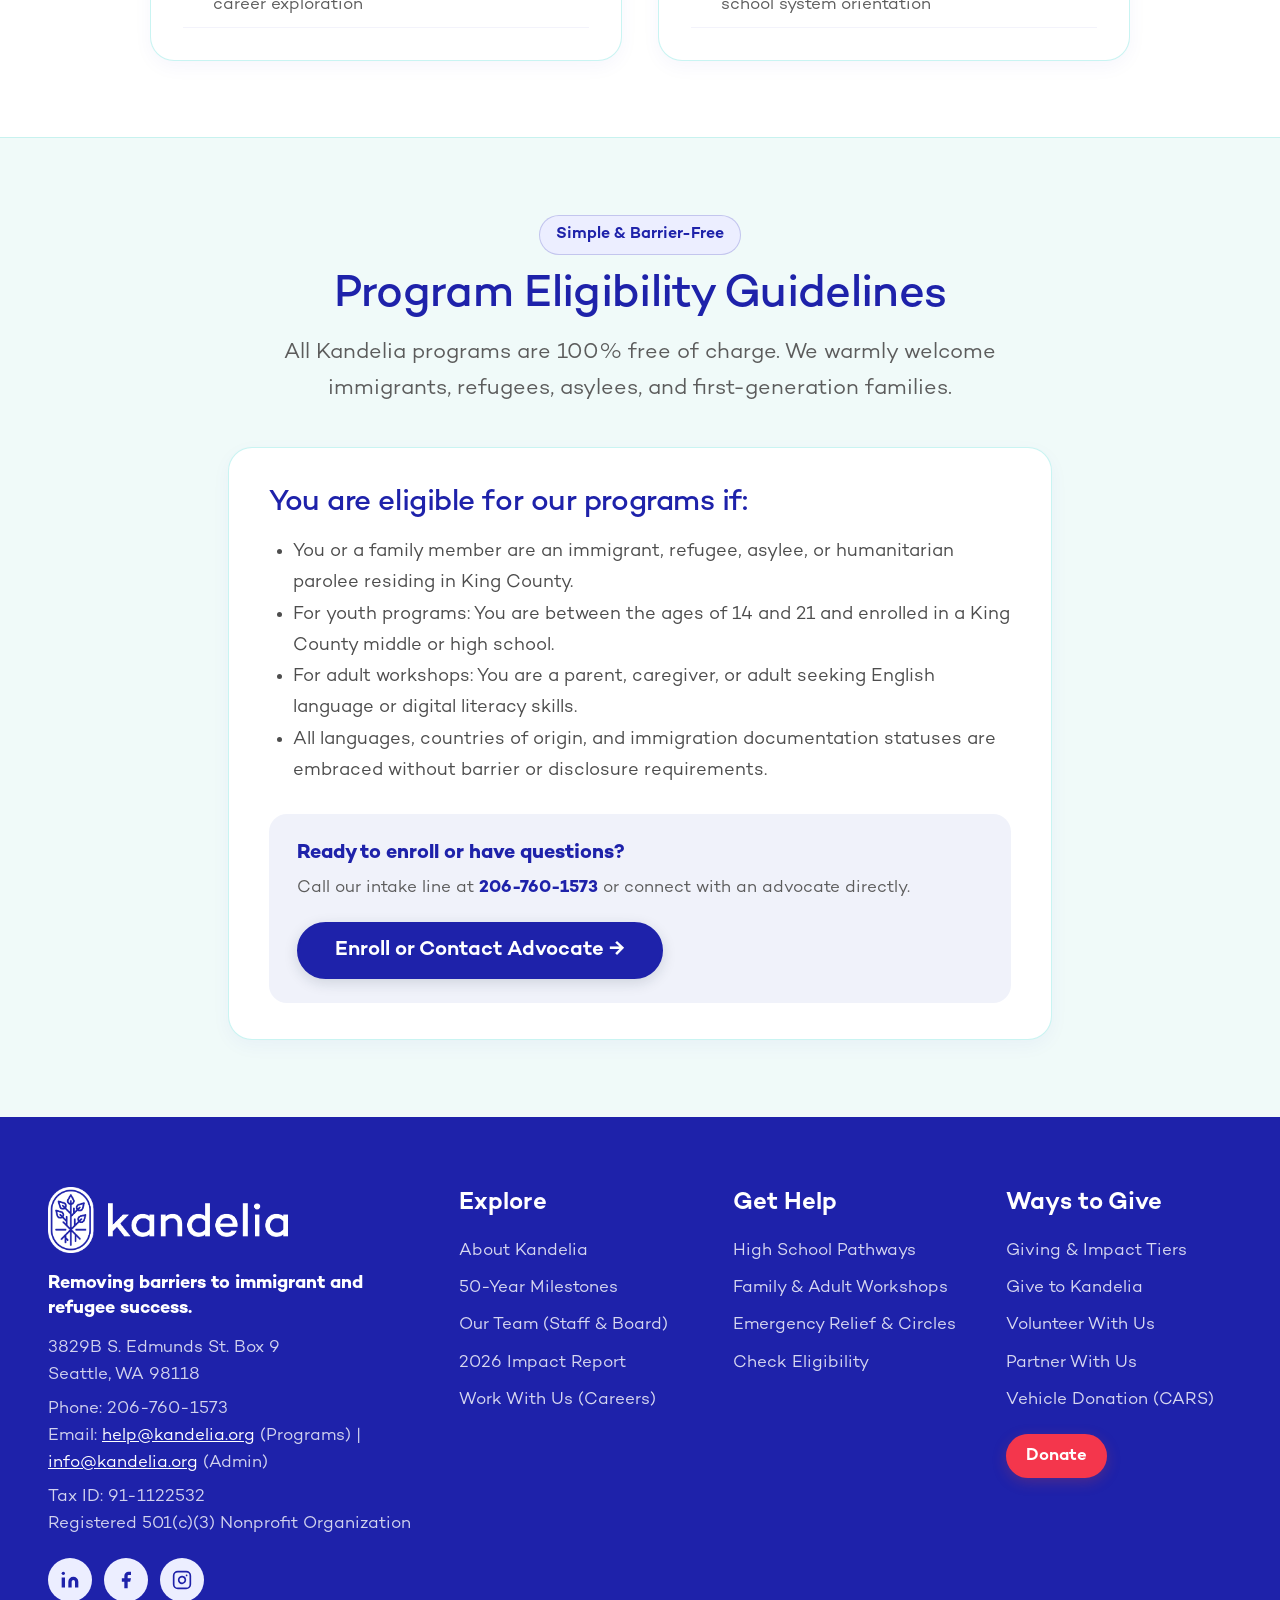
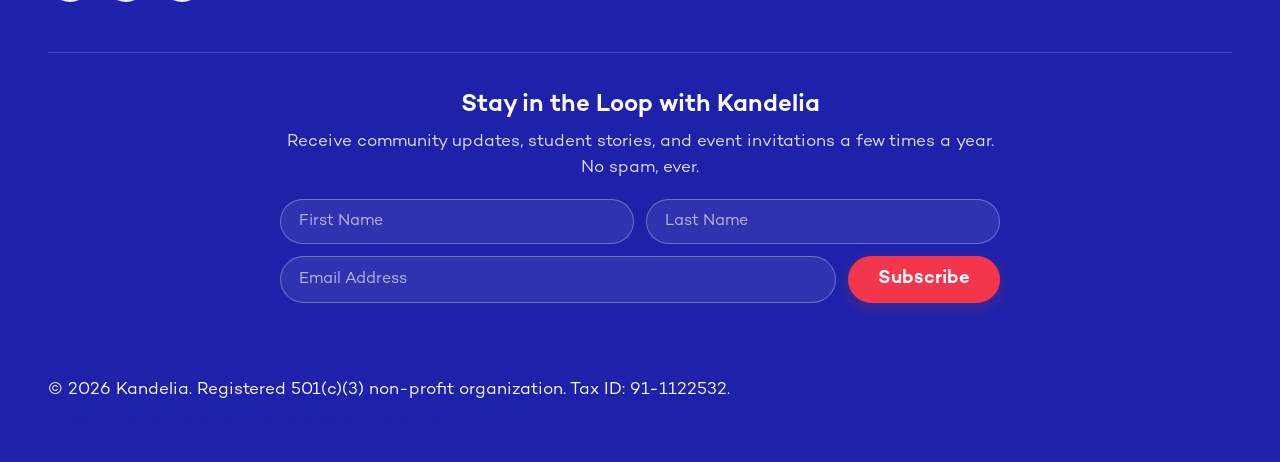
<file: get-help.html>
<!DOCTYPE html>
<html lang="en">
<head>
  <meta charset="UTF-8">
  <meta name="viewport" content="width=device-width, initial-scale=1.0">
  <title>Get Help & Programs | Kandelia</title>
  <meta name="description" content="Explore Kandelia's culturally responsive youth and family programs in King County.">
  <link rel="icon" type="image/png" sizes="64x64" href="assets/favicon.png">
  <link rel="apple-touch-icon" sizes="512x512" href="assets/kandelia_icon_mark.png">
  <link rel="stylesheet" href="styles.css">
</head>
<body>
  <!-- Skip Link for Accessibility -->
  <a href="#main-content" class="skip-link">Skip to main content</a>
  <!-- Global Header -->
  <header class="site-header" role="banner">
    <div class="w header-container">
      <a href="/" class="brand-link" aria-label="Kandelia Home">
        <img src="assets/kandelia_logo_horizontal_no_tag_rgb.png" alt="Kandelia" class="brand-logo" width="220" height="60" style="height:52px; width:auto; display:block;">
      </a>

      <!-- Desktop Navigation Menu -->
      <nav class="main-nav" aria-label="Main Navigation">
        <div class="nav-item">
          <a href="/about" class="nav-link ">About</a>
        </div>
        <div class="nav-item">
          <a href="/get-help" class="nav-link active">Get Help</a>
        </div>
        <div class="nav-item">
          <a href="/ways-to-give" class="nav-link ">Ways to Give</a>
        </div>
        <div class="nav-item">
          <a href="/stories" class="nav-link ">Stories & Impact</a>
        </div>
        <div class="nav-item">
          <a href="/giving" class="nav-link ">Giving</a>
        </div>
      </nav>

      <a class="btn btn-coral" href="https://kandelia-bloom.kindful.com/embeds/75568458-194c-4924-8a1b-de2cd76e4f92" target="_blank" rel="noopener">Donate</a>

      <button class="mobile-toggle" id="mobile-menu-toggle" aria-expanded="false" aria-controls="mobile-navigation-drawer">
        Menu <svg class="icon menu-icon" viewBox="0 0 24 24" fill="none" stroke="currentColor" stroke-width="2.5" stroke-linecap="round" stroke-linejoin="round" aria-hidden="true"><line x1="3" y1="12" x2="21" y2="12"></line><line x1="3" y1="6" x2="21" y2="6"></line><line x1="3" y1="18" x2="21" y2="18"></line></svg>
      </button>
    </div>

    <!-- Mobile Navigation Drawer -->
    <nav class="mobile-nav-drawer" id="mobile-navigation-drawer" aria-label="Mobile Navigation">
      <a href="/" class="">Home</a>
      <a href="/about" class="">About</a>
      <a href="/get-help" class="active">Get Help</a>
      <a href="/ways-to-give" class="">Ways to Give</a>
      <a href="/stories" class="">Stories & Impact</a>
      <a href="/giving" class="">Giving & Impact Tiers</a>
      <a class="btn btn-coral btn-donate" href="https://kandelia-bloom.kindful.com/embeds/75568458-194c-4924-8a1b-de2cd76e4f92" target="_blank" rel="noopener">Donate</a>
    </nav>
  </header>
  <main id="main-content">
      <svg width="0" height="0" style="position:absolute;visibility:hidden;">
    <defs>
      <clipPath id="heart-clip" clipPathUnits="objectBoundingBox">
        <path d="M 0.5, 0.95 C 0.45, 0.90, 0.05, 0.65, 0.02, 0.38 C -0.02, 0.18, 0.12, 0.02, 0.30, 0.02 C 0.40, 0.02, 0.46, 0.08, 0.5, 0.16 C 0.54, 0.08, 0.60, 0.02, 0.70, 0.02 C 0.88, 0.02, 1.02, 0.18, 0.98, 0.38 C 0.95, 0.65, 0.55, 0.90, 0.5, 0.95 Z" />
      </clipPath>
    </defs>
  </svg>

    <!-- PAGE HERO -->
    <section class="inner-hero" id="overview">
      <div class="w inner-hero-content">
        <span class="badge badge-teal">Community Support</span>
        <h1 class="inner-hero-title">Get Support at Kandelia</h1>
        <p class="inner-hero-lead">
          We partner with newly arrived immigrant and refugee youth and families across King County with free, culturally affirming educational, digital, and emergency navigation programs.
        </p>
      </div>
    </section>

    <!-- TWO PILLARS: YOUTH & FAMILY (IMAGE ON TOP, DESCRIPTION BELOW, NO BUTTONS ON CARDS) -->
    <section style="padding:80px 0; background-color:#FFFFFF;">
      <div class="w">
        <div class="section-header text-center" style="max-width:760px; margin:0 auto 48px;">
          <span class="badge badge-sage" style="margin-bottom:12px;">Our Two Core Pillars</span>
          <h2>Comprehensive Support Programs</h2>
          <p class="lead">Every program is designed around active listening, language access, and whole-family empowerment.</p>
        </div>

        <div class="pillars-2grid">
          <!-- Pillar 1: Youth Success & High School Pathways -->
          <div class="pillar-2card" id="high-school">
            <img src="assets/image_3.jpeg" alt="Kandelia high school students smiling in a classroom" class="pillar-2card-img" loading="lazy">
            <div class="pillar-2card-body">
              <span class="badge badge-sage" style="width:fit-content; margin-bottom:8px;">Ages 14–21</span>
              <h3 style="font-size:1.35rem; color:var(--navy); margin-bottom:12px;">Youth Success & High School Pathways</h3>
              <p style="font-size:1rem; color:var(--text-body); line-height:1.6; margin-bottom:16px;">
                Dedicated after-school tutoring, ELL credit recovery, bilingual homework clubs, and post-secondary planning inside King County public high schools.
              </p>
              <ul class="program-feature-list" style="margin-bottom:0;">
                <li><svg class="icon" viewBox="0 0 24 24" fill="none" stroke="currentColor" stroke-width="2.5" stroke-linecap="round" stroke-linejoin="round" aria-hidden="true" style="width:18px;height:18px;"><polyline points="20 6 9 17 4 12"></polyline></svg> 1-on-1 academic mentoring & English conversation practice</li>
                <li><svg class="icon" viewBox="0 0 24 24" fill="none" stroke="currentColor" stroke-width="2.5" stroke-linecap="round" stroke-linejoin="round" aria-hidden="true" style="width:18px;height:18px;"><polyline points="20 6 9 17 4 12"></polyline></svg> Graduation audit & college / vocational application guidance</li>
                <li><svg class="icon" viewBox="0 0 24 24" fill="none" stroke="currentColor" stroke-width="2.5" stroke-linecap="round" stroke-linejoin="round" aria-hidden="true" style="width:18px;height:18px;"><polyline points="20 6 9 17 4 12"></polyline></svg> Paid summer youth leadership stipends and community projects</li>
                <li><svg class="icon" viewBox="0 0 24 24" fill="none" stroke="currentColor" stroke-width="2.5" stroke-linecap="round" stroke-linejoin="round" aria-hidden="true" style="width:18px;height:18px;"><polyline points="20 6 9 17 4 12"></polyline></svg> Culturally responsive peer mentoring and career exploration</li>
              </ul>
            </div>
          </div>

          <!-- Pillar 2: Family Flourishing & Digital Literacy -->
          <div class="pillar-2card" id="family">
            <img src="assets/image_4.jpeg" alt="Kandelia family gathering in a collaborative workshop" class="pillar-2card-img" loading="lazy">
            <div class="pillar-2card-body">
              <span class="badge badge-teal" style="width:fit-content; margin-bottom:8px;">Parents & Adults</span>
              <h3 style="font-size:1.35rem; color:var(--navy); margin-bottom:12px;">Family Flourishing & Digital Literacy</h3>
              <p style="font-size:1rem; color:var(--text-body); line-height:1.6; margin-bottom:16px;">
                Hands-on computer workshops designed for adult caregivers to navigate school district portals (The Source), email, digital banking, and job applications.
              </p>
              <ul class="program-feature-list" style="margin-bottom:0;">
                <li><svg class="icon" viewBox="0 0 24 24" fill="none" stroke="currentColor" stroke-width="2.5" stroke-linecap="round" stroke-linejoin="round" aria-hidden="true" style="width:18px;height:18px;"><polyline points="20 6 9 17 4 12"></polyline></svg> Free Wi-Fi hotspots and subsidized home computer setups</li>
                <li><svg class="icon" viewBox="0 0 24 24" fill="none" stroke="currentColor" stroke-width="2.5" stroke-linecap="round" stroke-linejoin="round" aria-hidden="true" style="width:18px;height:18px;"><polyline points="20 6 9 17 4 12"></polyline></svg> Multilingual adult ESL cohorts in evening and weekend sessions</li>
                <li><svg class="icon" viewBox="0 0 24 24" fill="none" stroke="currentColor" stroke-width="2.5" stroke-linecap="round" stroke-linejoin="round" aria-hidden="true" style="width:18px;height:18px;"><polyline points="20 6 9 17 4 12"></polyline></svg> Direct emergency family rental assistance and utility stabilization</li>
                <li><svg class="icon" viewBox="0 0 24 24" fill="none" stroke="currentColor" stroke-width="2.5" stroke-linecap="round" stroke-linejoin="round" aria-hidden="true" style="width:18px;height:18px;"><polyline points="20 6 9 17 4 12"></polyline></svg> Healthcare navigation, tenant rights, and school system orientation</li>
              </ul>
            </div>
          </div>
        </div>
      </div>
    </section>

    <!-- ELIGIBILITY & INTAKE SECTION (HOLDS MAIN ACTION BUTTON TO ENROLL/CONTACT) -->
    <section class="section-eligibility" id="eligibility" style="padding:80px 0; background-color:#F0FAF9; border-top:1px solid rgba(42,210,201,0.2);">
      <div class="w" style="max-width:880px; margin:0 auto;">
        <div class="section-header text-center" style="max-width:760px; margin:0 auto 36px; text-align:center; display:flex; flex-direction:column; align-items:center;">
          <span class="badge badge-blue" style="margin-bottom:12px;">Simple & Barrier-Free</span>
          <h2>Program Eligibility Guidelines</h2>
          <p class="lead" style="text-align:center; margin:0 auto;">All Kandelia programs are 100% free of charge. We warmly welcome immigrants, refugees, asylees, and first-generation families.</p>
        </div>

        <div class="eligibility-card" style="background:#FFFFFF; border-radius:24px; padding:36px 40px; border:1px solid rgba(42,210,201,0.25); box-shadow:0 6px 20px rgba(30,34,170,0.04);">
          <h3 style="font-size:1.35rem; color:var(--navy); margin-bottom:14px;">You are eligible for our programs if:</h3>
          <ul style="list-style-type:disc; padding-left:24px; margin-bottom:28px; font-size:1.02rem; color:var(--text-body); line-height:1.7;">
            <li>You or a family member are an immigrant, refugee, asylee, or humanitarian parolee residing in King County.</li>
            <li>For youth programs: You are between the ages of 14 and 21 and enrolled in a King County middle or high school.</li>
            <li>For adult workshops: You are a parent, caregiver, or adult seeking English language or digital literacy skills.</li>
            <li>All languages, countries of origin, and immigration documentation statuses are embraced without barrier or disclosure requirements.</li>
          </ul>

          <div class="eligibility-cta-box" style="background:#F0F2FA; border-radius:18px; padding:24px 28px; display:flex; justify-content:space-between; align-items:center; flex-wrap:wrap; gap:20px;">
            <div>
              <strong style="color:var(--navy); font-size:1.1rem; display:block; margin-bottom:4px;">Ready to enroll or have questions?</strong>
              <span style="font-size:0.95rem; color:var(--text-muted);">Call our intake line at <strong>206-760-1573</strong> or connect with an advocate directly.</span>
            </div>
            <!-- Main Action Button to Enroll / Contact -->
            <button type="button" class="btn btn-primary btn-lg open-intake-modal" style="font-weight:700;">
              Enroll or Contact Advocate →
            </button>
          </div>
        </div>
      </div>
    </section>
  </main>
  <!-- Global Footer -->
  <footer class="site-footer" id="contact" role="contentinfo">
    <div class="w">
      <div class="footer-grid">
        <div class="footer-brand">
          <!-- Plain white logo as shared by Xochilt (Google Drive: 1rX6tPUveHnbeSscp83D18zBBQDMcJrO2), unconstrained horizontal layout, transparent background -->
          <div class="footer-logo-wrap-clean">
            <img src="assets/kandelia_logo_horizontal_no_tag_reverse.png" alt="Kandelia" width="240" height="66" style="width:100%; max-width:240px; height:auto; display:block;">
          </div>
          <div class="footer-tagline">
            Removing barriers to immigrant and refugee success.
          </div>
          <div class="footer-contact-info">
            <p>3829B S. Edmunds St. Box 9<br>Seattle, WA 98118</p>
            <p>Phone: 206-760-1573<br>Email: <a href="mailto:help@kandelia.org" style="color:#fff;">help@kandelia.org</a> (Programs) | <a href="mailto:info@kandelia.org" style="color:#fff;">info@kandelia.org</a> (Admin)</p>
            <p>Tax ID: 91-1122532<br><span style="white-space:nowrap;">Registered 501(c)(3) Nonprofit Organization</span></p>
          </div>
          <div class="newsletter-social-icons" style="margin-top:14px;">
            <a href="https://linkedin.com/company/kandelia" target="_blank" rel="noopener" class="social-circle-btn" aria-label="LinkedIn">
              <svg class="icon" width="20" height="20" viewBox="0 0 24 24" fill="currentColor" style="width:20px;height:20px;flex-shrink:0;"><path d="M16 8a6 6 0 0 1 6 6v7h-4v-7a2 2 0 0 0-2-2 2 2 0 0 0-2 2v7h-4v-7a6 6 0 0 1 6-6z"></path><rect x="2" y="9" width="4" height="12"></rect><circle cx="4" cy="4" r="2"></circle></svg>
            </a>
            <a href="https://facebook.com/kandelia" target="_blank" rel="noopener" class="social-circle-btn" aria-label="Facebook">
              <svg class="icon" width="20" height="20" viewBox="0 0 24 24" fill="currentColor" style="width:20px;height:20px;flex-shrink:0;"><path d="M18 2h-3a5 5 0 0 0-5 5v3H7v4h3v8h4v-8h3l1-4h-4V7a1 1 0 0 1 1-1h3z"></path></svg>
            </a>
            <a href="https://instagram.com/kandelia" target="_blank" rel="noopener" class="social-circle-btn" aria-label="Instagram">
              <svg class="icon" width="20" height="20" viewBox="0 0 24 24" fill="none" stroke="currentColor" stroke-width="2" stroke-linecap="round" stroke-linejoin="round" style="width:20px;height:20px;flex-shrink:0;"><rect x="2" y="2" width="20" height="20" rx="5" ry="5"></rect><path d="M16 11.37A4 4 0 1 1 12.63 8 4 4 0 0 1 16 11.37z"></path><line x1="17.5" y1="6.5" x2="17.51" y2="6.5"></line></svg>
            </a>
          </div>
        </div>

        <div class="footer-col">
          <h4>Explore</h4>
          <ul>
            <li><a href="/about">About Kandelia</a></li>
            <li><a href="/about#history">50-Year Milestones</a></li>
            <li><a href="/about#team">Our Team (Staff & Board)</a></li>
            <li><a href="/about#impact-report">2026 Impact Report</a></li>
            <li><a href="/careers">Work With Us (Careers)</a></li>
          </ul>
        </div>

        <div class="footer-col">
          <h4>Get Help</h4>
          <ul>
            <li><a href="/get-help#high-school">High School Pathways</a></li>
            <li><a href="/get-help#family">Family & Adult Workshops</a></li>
            <li><a href="/get-help#community">Emergency Relief & Circles</a></li>
            <li><a href="/get-help#eligibility">Check Eligibility</a></li>
          </ul>
        </div>

        <div class="footer-col">
          <h4>Ways to Give</h4>
          <ul>
            <li><a href="/giving">Giving & Impact Tiers</a></li>
            <li><a href="/ways-to-give#give">Give to Kandelia</a></li>
            <li><a href="/ways-to-give#volunteer">Volunteer With Us</a></li>
            <li><a href="/ways-to-give#partner">Partner With Us</a></li>
            <li><a href="https://careasy.org/kandelia" target="_blank" rel="noopener noreferrer">Vehicle Donation (CARS)</a></li>
          </ul>
          <div style="margin-top:20px;">
            <a class="btn btn-coral btn-sm" href="https://kandelia-bloom.kindful.com/embeds/75568458-194c-4924-8a1b-de2cd76e4f92" target="_blank" rel="noopener">Donate</a>
          </div>
        </div>
      </div>

      <!-- Stay in the Loop Newsletter Signup (Integrated at bottom of footer across all pages) -->
      <div class="footer-stay-in-loop">
        <div style="max-width:720px; margin:0 auto; text-align:center;">
          <h4 style="font-size:1.35rem; color:#FFFFFF; margin-bottom:8px; font-weight:700;">Stay in the Loop with Kandelia</h4>
          <p style="font-size:0.95rem; color:rgba(255,255,255,0.85); margin-bottom:18px; line-height:1.5;">Receive community updates, student stories, and event invitations a few times a year. No spam, ever.</p>
          <form class="footer-stay-in-loop-form" onsubmit="event.preventDefault(); handleFooterNewsletter(this);">
            <input type="text" name="first_name" class="footer-stay-in-loop-input" placeholder="First Name" required>
            <input type="text" name="last_name" class="footer-stay-in-loop-input" placeholder="Last Name" required>
            <input type="email" name="email" class="footer-stay-in-loop-input" placeholder="Email Address" required>
            <button type="submit" class="btn btn-coral" style="border-radius:30px; padding:12px 28px; font-weight:700; cursor:pointer;">Subscribe</button>
            <div class="footer-newsletter-feedback" role="alert" style="width:100%; text-align:center; margin-top:10px; font-size:0.92rem; min-height:22px;"></div>
          </form>
        </div>
      </div>

      <div class="footer-bottom">
        <div>
          &copy; <span id="copyright-year">2026</span> Kandelia. Registered 501(c)(3) non-profit organization. Tax ID: 91-1122532.
        </div>
        <div class="footer-bottom-links">
          <a href="#privacy-policy" class="open-privacy-modal">Privacy Policy</a>
          <a href="#terms-of-use" class="open-terms-modal">Terms of Use</a>
          <a href="/about#impact-report">Financial Transparency</a>
        </div>
      </div>
    </div>
  </footer>

  <!-- Global Modal Overlay (Accessible pop-ups for bios, stories, and videos) -->
  <div class="modal-overlay" id="global-modal-overlay" aria-hidden="true" role="dialog" aria-modal="true" aria-labelledby="modal-title">
    <div class="modal-dialog">
      <div class="modal-header">
        <h3 id="modal-title">Modal Title</h3>
        <button class="modal-close-btn" id="modal-close-button" aria-label="Close modal">&times;</button>
      </div>
      <div class="modal-body" id="modal-content-area" style="padding: 28px 36px 36px;"></div>
    </div>
  </div>

  <script src="script.js"></script>
</body>
</html>
</file>
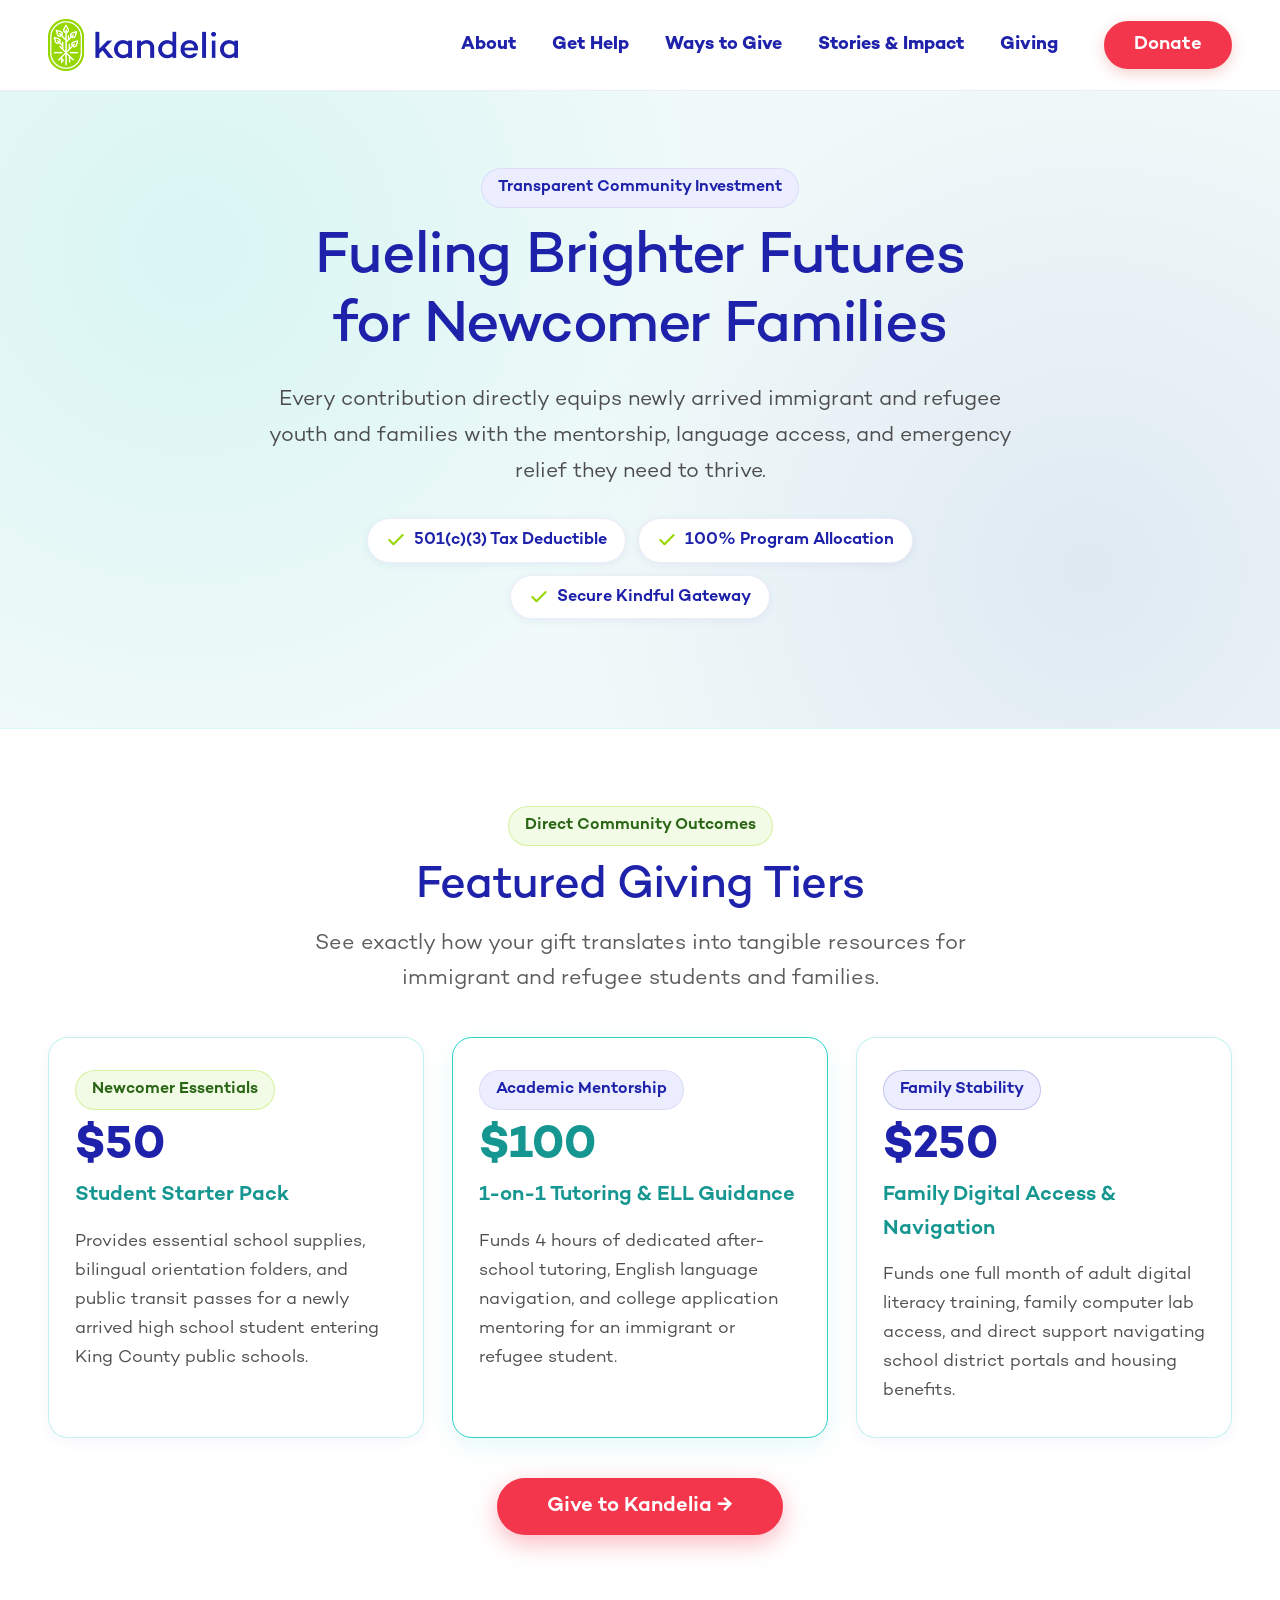
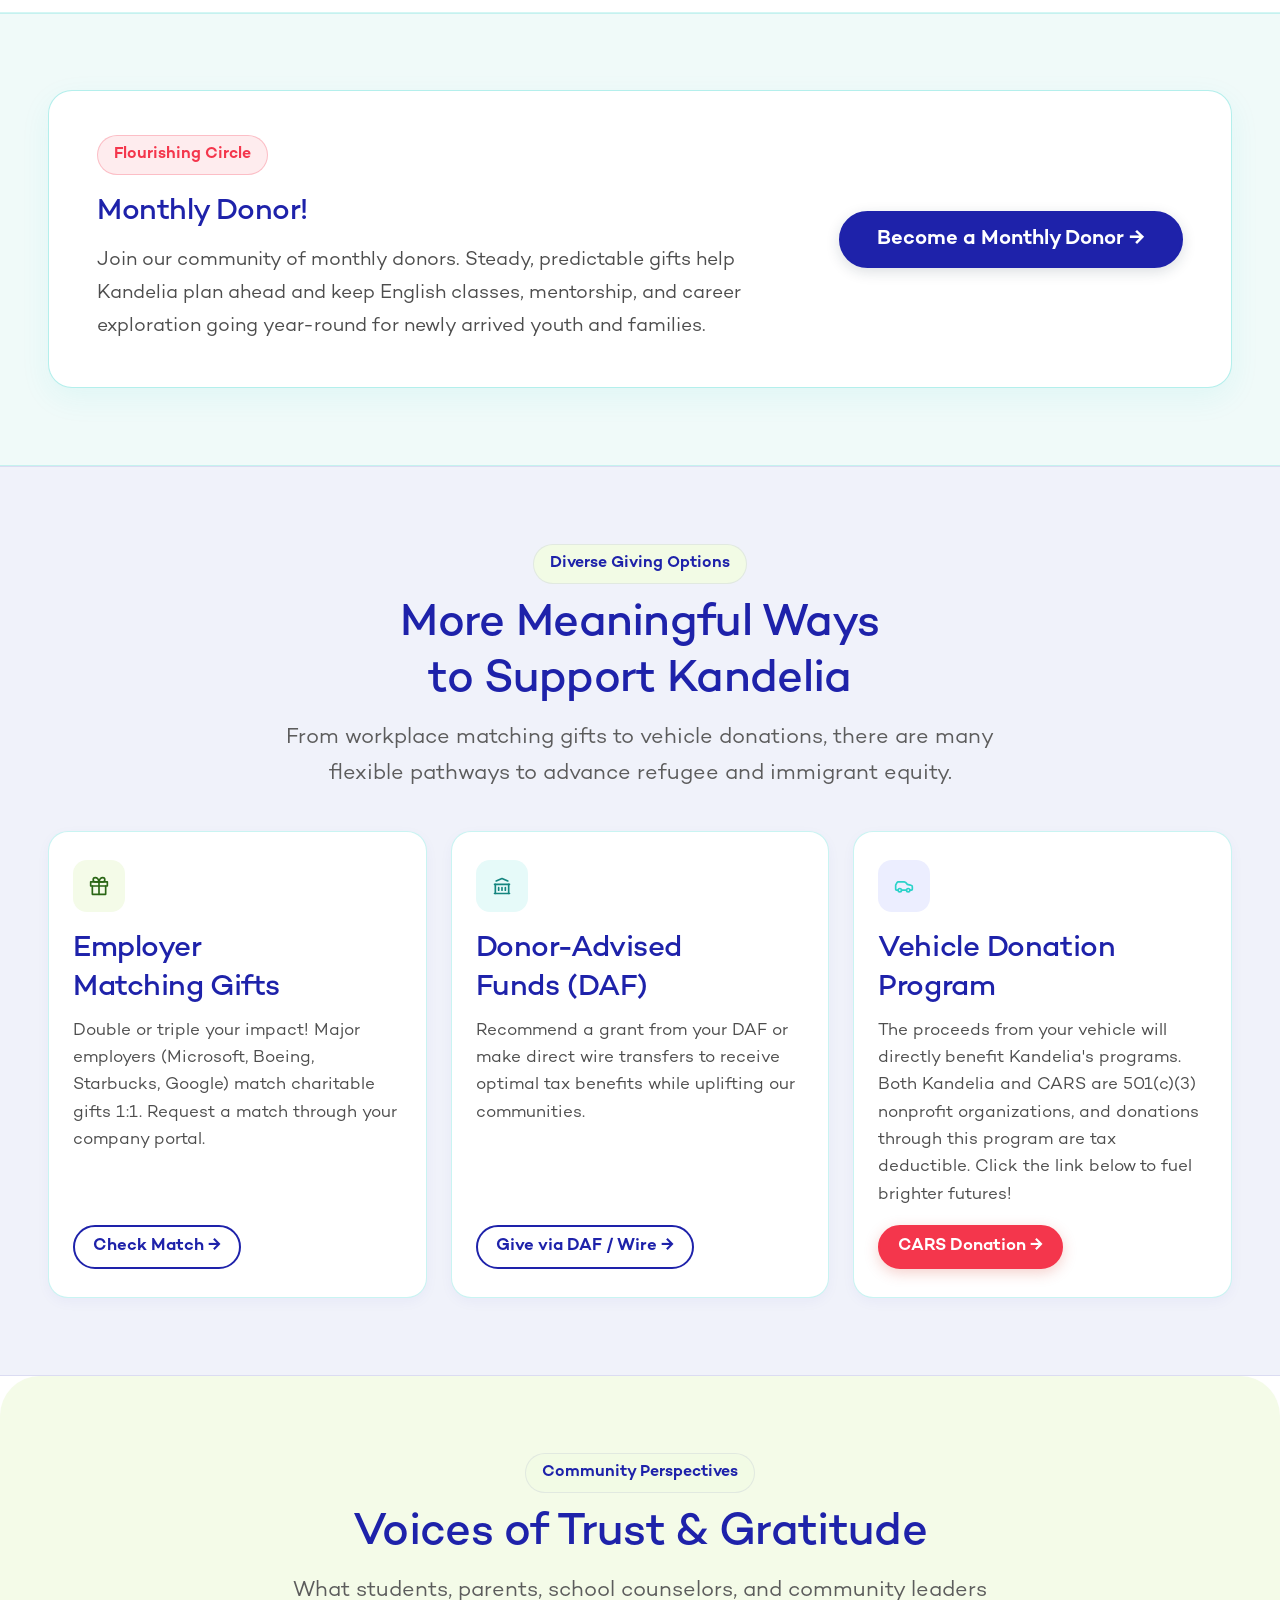
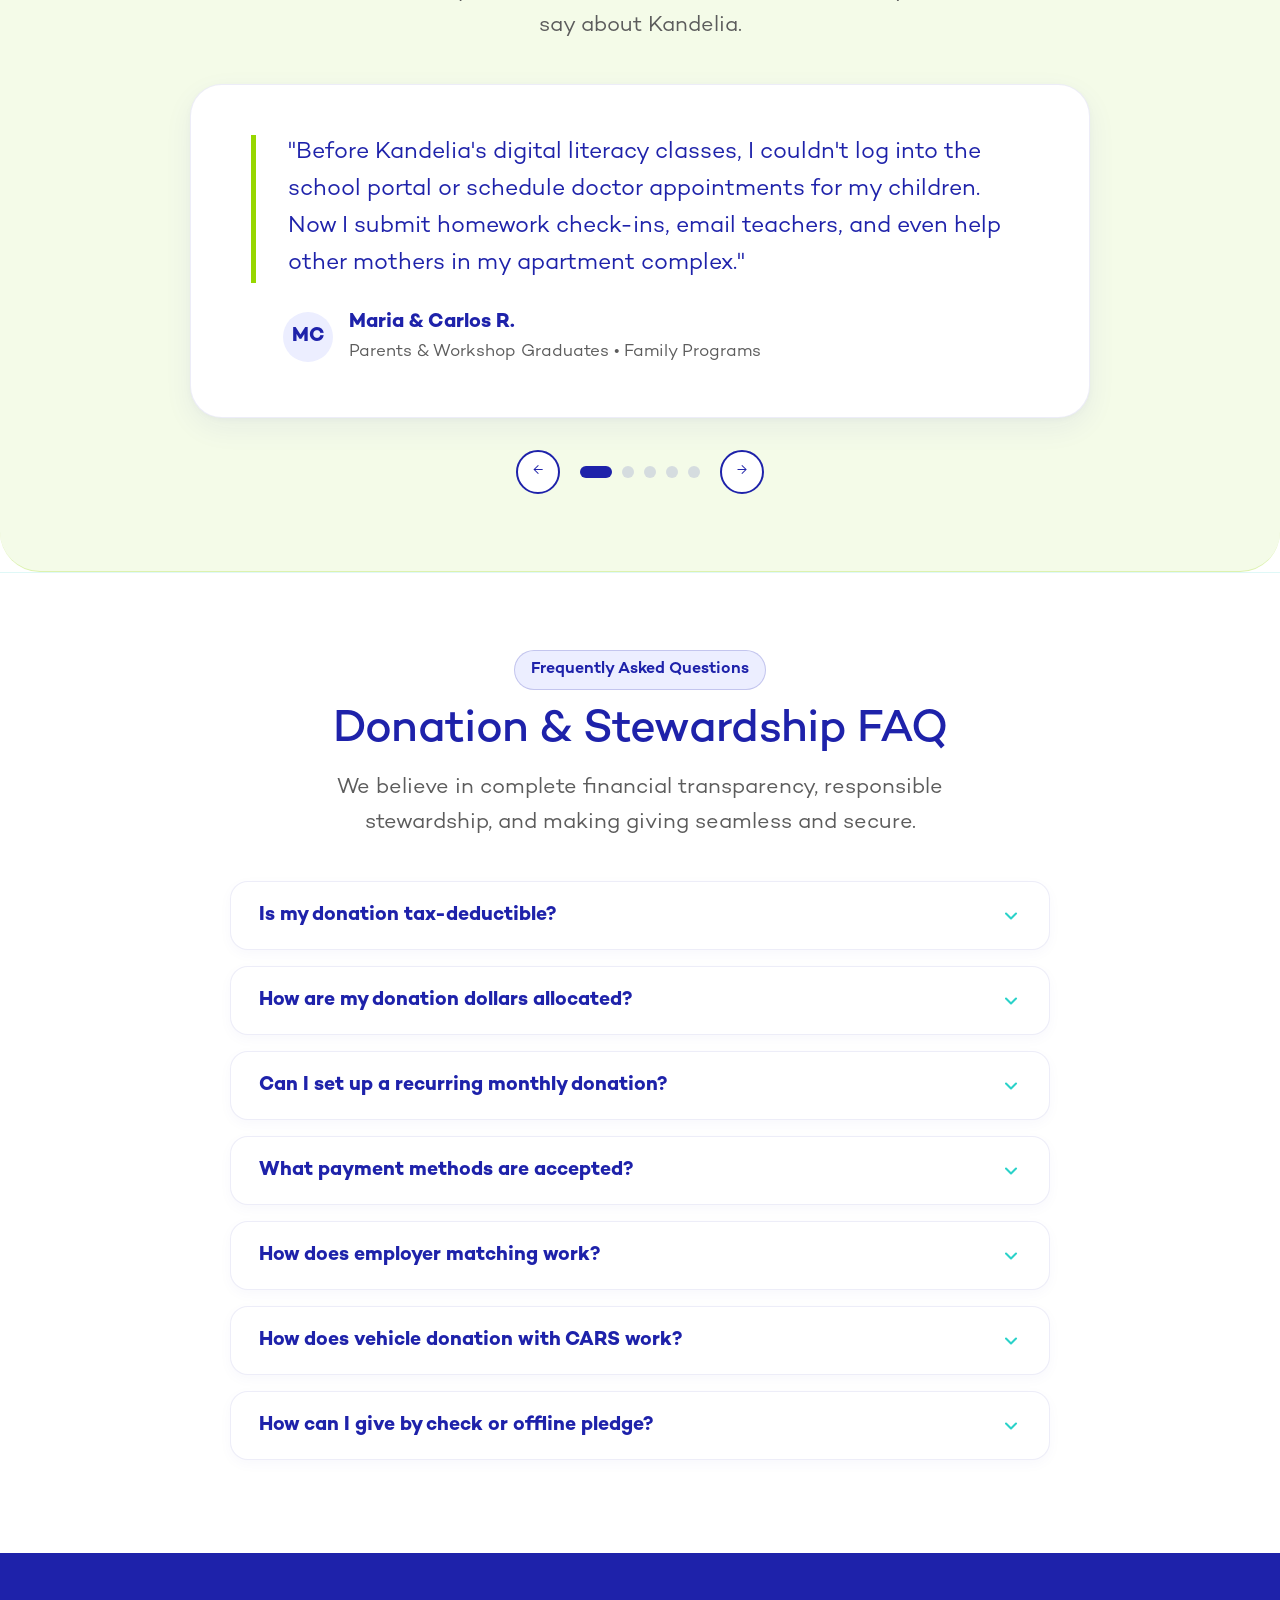
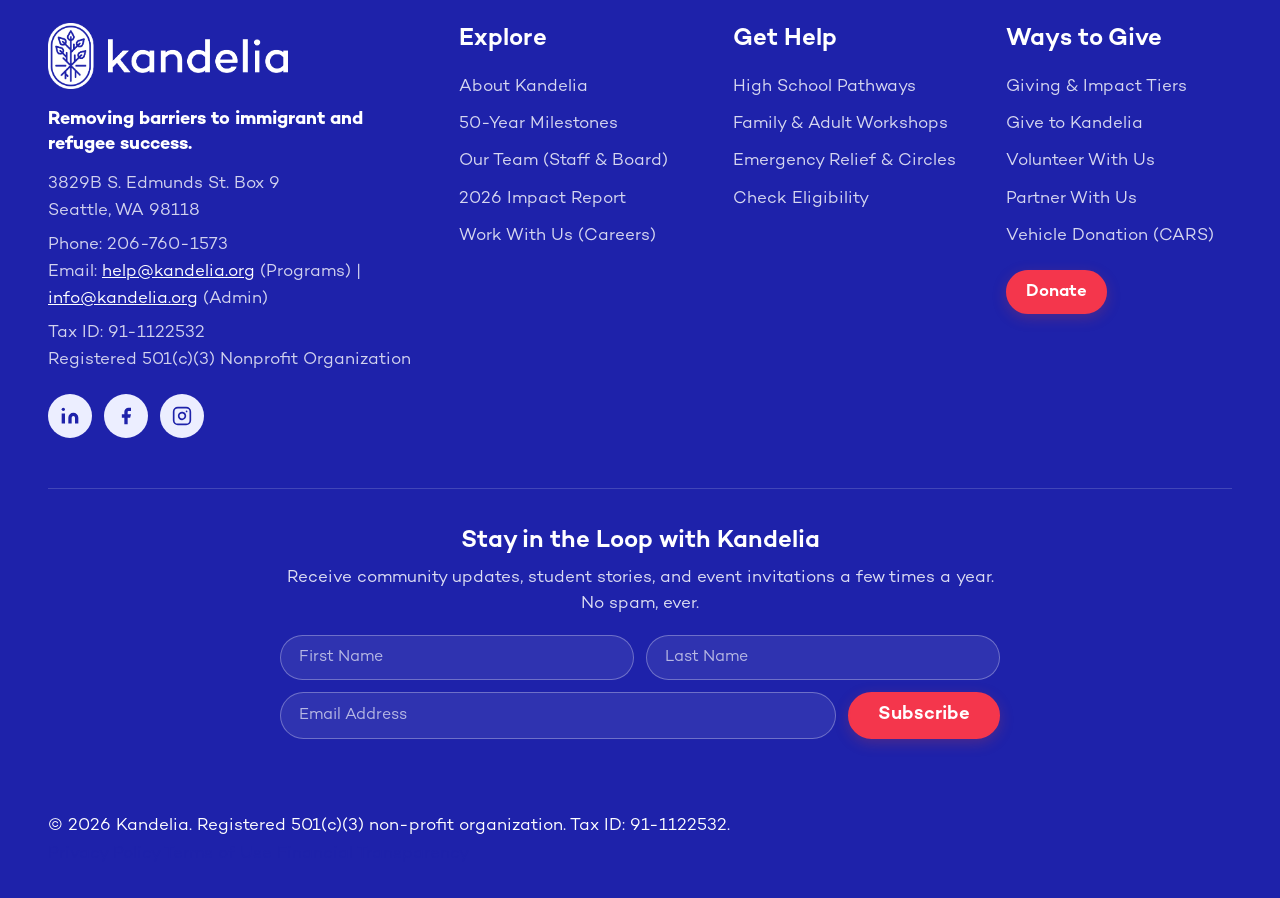
<file: giving.html>
<!DOCTYPE html>
<html lang="en">
<head>
  <meta charset="UTF-8">
  <meta name="viewport" content="width=device-width, initial-scale=1.0">
  <title>Giving & Impact Tiers | Kandelia</title>
  <meta name="description" content="Support Kandelia's immigrant and refugee programs with transparent giving tiers, monthly donor membership, and vehicle donations.">
  <link rel="icon" type="image/png" sizes="64x64" href="assets/favicon.png">
  <link rel="apple-touch-icon" sizes="512x512" href="assets/kandelia_icon_mark.png">
  <link rel="stylesheet" href="styles.css">
</head>
<body>
  <!-- Skip Link for Accessibility -->
  <a href="#main-content" class="skip-link">Skip to main content</a>
  <!-- Global Header -->
  <header class="site-header" role="banner">
    <div class="w header-container">
      <a href="/" class="brand-link" aria-label="Kandelia Home">
        <img src="assets/kandelia_logo_horizontal_no_tag_rgb.png" alt="Kandelia" class="brand-logo" width="220" height="60" style="height:52px; width:auto; display:block;">
      </a>

      <!-- Desktop Navigation Menu -->
      <nav class="main-nav" aria-label="Main Navigation">
        <div class="nav-item">
          <a href="/about" class="nav-link ">About</a>
        </div>
        <div class="nav-item">
          <a href="/get-help" class="nav-link ">Get Help</a>
        </div>
        <div class="nav-item">
          <a href="/ways-to-give" class="nav-link ">Ways to Give</a>
        </div>
        <div class="nav-item">
          <a href="/stories" class="nav-link ">Stories & Impact</a>
        </div>
        <div class="nav-item">
          <a href="/giving" class="nav-link active">Giving</a>
        </div>
      </nav>

      <a class="btn btn-coral" href="https://kandelia-bloom.kindful.com/embeds/75568458-194c-4924-8a1b-de2cd76e4f92" target="_blank" rel="noopener">Donate</a>

      <button class="mobile-toggle" id="mobile-menu-toggle" aria-expanded="false" aria-controls="mobile-navigation-drawer">
        Menu <svg class="icon menu-icon" viewBox="0 0 24 24" fill="none" stroke="currentColor" stroke-width="2.5" stroke-linecap="round" stroke-linejoin="round" aria-hidden="true"><line x1="3" y1="12" x2="21" y2="12"></line><line x1="3" y1="6" x2="21" y2="6"></line><line x1="3" y1="18" x2="21" y2="18"></line></svg>
      </button>
    </div>

    <!-- Mobile Navigation Drawer -->
    <nav class="mobile-nav-drawer" id="mobile-navigation-drawer" aria-label="Mobile Navigation">
      <a href="/" class="">Home</a>
      <a href="/about" class="">About</a>
      <a href="/get-help" class="">Get Help</a>
      <a href="/ways-to-give" class="">Ways to Give</a>
      <a href="/stories" class="">Stories & Impact</a>
      <a href="/giving" class="active">Giving & Impact Tiers</a>
      <a class="btn btn-coral btn-donate" href="https://kandelia-bloom.kindful.com/embeds/75568458-194c-4924-8a1b-de2cd76e4f92" target="_blank" rel="noopener">Donate</a>
    </nav>
  </header>
  <main id="main-content">
      <svg width="0" height="0" style="position:absolute;visibility:hidden;">
    <defs>
      <clipPath id="heart-clip" clipPathUnits="objectBoundingBox">
        <path d="M 0.5, 0.95 C 0.45, 0.90, 0.05, 0.65, 0.02, 0.38 C -0.02, 0.18, 0.12, 0.02, 0.30, 0.02 C 0.40, 0.02, 0.46, 0.08, 0.5, 0.16 C 0.54, 0.08, 0.60, 0.02, 0.70, 0.02 C 0.88, 0.02, 1.02, 0.18, 0.98, 0.38 C 0.95, 0.65, 0.55, 0.90, 0.5, 0.95 Z" />
      </clipPath>
    </defs>
  </svg>

    <!-- GIVING HERO -->
    <section class="giving-hero" id="hero">
      <div class="w giving-hero-content">
        <span class="badge badge-teal">Transparent Community Investment</span>
        <h1 class="giving-hero-title">
          Fueling Brighter Futures for Newcomer Families
        </h1>
        <p class="giving-hero-lead">
          Every contribution directly equips newly arrived immigrant and refugee youth and families with the mentorship, language access, and emergency relief they need to thrive.
        </p>

        <div class="giving-trust-pills">
          <div class="giving-trust-pill"><svg class="icon" viewBox="0 0 24 24" fill="none" stroke="currentColor" stroke-width="2.5" stroke-linecap="round" stroke-linejoin="round" aria-hidden="true" style="width:18px;height:18px;"><polyline points="20 6 9 17 4 12"></polyline></svg> 501(c)(3) Tax Deductible</div>
          <div class="giving-trust-pill"><svg class="icon" viewBox="0 0 24 24" fill="none" stroke="currentColor" stroke-width="2.5" stroke-linecap="round" stroke-linejoin="round" aria-hidden="true" style="width:18px;height:18px;"><polyline points="20 6 9 17 4 12"></polyline></svg> 100% Program Allocation</div>
          <div class="giving-trust-pill"><svg class="icon" viewBox="0 0 24 24" fill="none" stroke="currentColor" stroke-width="2.5" stroke-linecap="round" stroke-linejoin="round" aria-hidden="true" style="width:18px;height:18px;"><polyline points="20 6 9 17 4 12"></polyline></svg> Secure Kindful Gateway</div>
        </div>
      </div>
    </section>

    <!-- THREE GIVING CARDS + SINGLE PROMINENT CENTERED GIVE BUTTON -->
    <section class="section-impact-tiers" id="tiers" style="padding:80px 0; background-color:#FFFFFF;">
      <div class="w">
        <div class="section-header text-center" style="max-width:760px; margin:0 auto 20px;">
          <span class="badge badge-sage" style="margin-bottom:12px;">Direct Community Outcomes</span>
          <h2>Featured Giving Tiers</h2>
          <p class="lead">See exactly how your gift translates into tangible resources for immigrant and refugee students and families.</p>
        </div>

        <div class="giving-tiers-3grid">
          <!-- Card 1: $50 -->
          <div class="tier-card-clean">
            <span class="badge badge-sage" style="width:fit-content;">Newcomer Essentials</span>
            <div class="tier-amount">$50</div>
            <div class="tier-title">Student Starter Pack</div>
            <p class="tier-outcome">
              Provides essential school supplies, bilingual orientation folders, and public transit passes for a newly arrived high school student entering King County public schools.
            </p>
          </div>

          <!-- Card 2: $100 -->
          <div class="tier-card-clean" style="border-color:var(--teal); box-shadow:0 8px 24px rgba(42,210,201,0.12);">
            <span class="badge badge-teal" style="width:fit-content;">Academic Mentorship</span>
            <div class="tier-amount" style="color:var(--teal-dark);">$100</div>
            <div class="tier-title">1-on-1 Tutoring & ELL Guidance</div>
            <p class="tier-outcome">
              Funds 4 hours of dedicated after-school tutoring, English language navigation, and college application mentoring for an immigrant or refugee student.
            </p>
          </div>

          <!-- Card 3: $250 -->
          <div class="tier-card-clean">
            <span class="badge badge-blue" style="width:fit-content;">Family Stability</span>
            <div class="tier-amount">$250</div>
            <div class="tier-title">Family Digital Access & Navigation</div>
            <p class="tier-outcome">
              Funds one full month of adult digital literacy training, family computer lab access, and direct support navigating school district portals and housing benefits.
            </p>
          </div>
        </div>

        <!-- SINGLE PROMINENT CENTERED GIVE BUTTON -->
        <div class="single-give-cta-wrap">
          <a class="btn btn-coral btn-lg" style="padding:16px 48px; font-size:1.15rem; font-weight:700; border-radius:var(--radius-pill); box-shadow:0 8px 24px rgba(244,54,76,0.35);" href="https://kandelia-bloom.kindful.com" target="_blank" rel="noopener">
            Give to Kandelia →
          </a>
        </div>
      </div>
    </section>

    <!-- MONTHLY DONOR! HIGHLIGHT SECTION -->
    <section class="section-monthly-donor" id="monthly-donor">
      <div class="w">
        <div class="monthly-donor-card">
          <div class="monthly-donor-content">
            <span class="badge badge-coral" style="margin-bottom:8px;">Flourishing Circle</span>
            <h3>Monthly Donor!</h3>
            <p>
              Join our community of monthly donors. Steady, predictable gifts help Kandelia plan ahead and keep English classes, mentorship, and career exploration going year-round for newly arrived youth and families.
            </p>
          </div>
          <div class="monthly-donor-action">
            <a class="btn btn-primary btn-lg" href="https://kandelia-bloom.kindful.com" target="_blank" rel="noopener">
              Become a Monthly Donor →
            </a>
          </div>
        </div>
      </div>
    </section>

    <!-- MORE MEANINGFUL WAYS TO SUPPORT KANDELIA (REMOVED MONTHLY GIVING AS REQUESTED) -->
    <section class="section-ways-to-give" style="padding:80px 0; background-color:#FFFFFF;">
      <div class="w">
        <div class="section-header text-center" style="max-width:760px; margin:0 auto 40px;">
          <span class="badge badge-green" style="margin-bottom:12px;">Diverse Giving Options</span>
          <h2>More Meaningful Ways to Support Kandelia</h2>
          <p class="lead">From workplace matching gifts to vehicle donations, there are many flexible pathways to advance refugee and immigrant equity.</p>
        </div>

        <div class="giving-options-grid">
          <!-- Option 1: Employer Gift Matching -->
          <div class="way-card" style="background:#FFFFFF; border-radius:20px; padding:28px 24px; border:1px solid rgba(42,210,201,0.25); box-shadow:0 4px 14px rgba(30,34,170,0.04); display:flex; flex-direction:column;">
            <div class="way-icon-bubble" style="background:#F4FBE8; color:#2A6615; width:52px; height:52px; border-radius:14px; display:flex; align-items:center; justify-content:center; margin-bottom:18px;">
              <svg class="icon" viewBox="0 0 24 24" fill="none" stroke="currentColor" stroke-width="2" stroke-linecap="round" stroke-linejoin="round" aria-hidden="true" style="width:28px;height:28px;"><polyline points="20 12 20 22 4 22 4 12"></polyline><rect x="2" y="7" width="20" height="5"></rect><line x1="12" y1="22" x2="12" y2="7"></line><path d="M12 7H7.5a2.5 2.5 0 0 1 0-5C11 2 12 7 12 7z"></path><path d="M12 7h4.5a2.5 2.5 0 0 0 0-5C13 2 12 7 12 7z"></path></svg>
            </div>
            <h3 class="way-title" style="font-size:1.2rem; color:var(--navy); margin-bottom:10px;">Employer Matching Gifts</h3>
            <p class="way-desc" style="font-size:0.95rem; color:var(--text-body); line-height:1.6; margin-bottom:16px;">
              Double or triple your impact! Major employers (Microsoft, Boeing, Starbucks, Google) match charitable gifts 1:1. Request a match through your company portal.
            </p>
            <div style="margin-top:auto;">
              <a href="https://kandelia-bloom.kindful.com" target="_blank" rel="noopener" class="btn btn-outline btn-sm">Check Match →</a>
            </div>
          </div>

          <!-- Option 2: DAFs & Stock -->
          <div class="way-card" style="background:#FFFFFF; border-radius:20px; padding:28px 24px; border:1px solid rgba(42,210,201,0.25); box-shadow:0 4px 14px rgba(30,34,170,0.04); display:flex; flex-direction:column;">
            <div class="way-icon-bubble" style="background:#E6FAF9; color:#14857F; width:52px; height:52px; border-radius:14px; display:flex; align-items:center; justify-content:center; margin-bottom:18px;">
              <svg class="icon" viewBox="0 0 24 24" fill="none" stroke="currentColor" stroke-width="2" stroke-linecap="round" stroke-linejoin="round" aria-hidden="true" style="width:28px;height:28px;"><line x1="3" y1="21" x2="21" y2="21"></line><line x1="3" y1="10" x2="21" y2="10"></line><polyline points="5 6 12 3 19 6"></polyline><line x1="4" y1="10" x2="4" y2="21"></line><line x1="20" y1="10" x2="20" y2="21"></line><line x1="8" y1="14" x2="8" y2="17"></line><line x1="12" y1="14" x2="12" y2="17"></line><line x1="16" y1="14" x2="16" y2="17"></line></svg>
            </div>
            <h3 class="way-title" style="font-size:1.2rem; color:var(--navy); margin-bottom:10px;">Donor-Advised Funds (DAF)</h3>
            <p class="way-desc" style="font-size:0.95rem; color:var(--text-body); line-height:1.6; margin-bottom:16px;">
              Recommend a grant from your DAF or make direct wire transfers to receive optimal tax benefits while uplifting our communities.
            </p>
            <div style="margin-top:auto;">
              <button type="button" class="btn btn-outline btn-sm open-daf-modal">Give via DAF / Wire →</button>
            </div>
          </div>

          <!-- Option 3: Dedicated Vehicle Donation Card -->
          <div class="way-card" style="background:#FFFFFF; border-radius:20px; padding:28px 24px; border:2px solid rgba(42,210,201,0.40); box-shadow:0 8px 20px rgba(42,210,201,0.08); display:flex; flex-direction:column;">
            <div class="way-icon-bubble" style="background:#ECEEFF; color:var(--teal); width:52px; height:52px; border-radius:14px; display:flex; align-items:center; justify-content:center; margin-bottom:18px;">
              <svg class="icon" viewBox="0 0 24 24" fill="none" stroke="currentColor" stroke-width="2" stroke-linecap="round" stroke-linejoin="round" aria-hidden="true" style="width:32px;height:32px;"><path d="M19 17h2c.6 0 1-.4 1-1v-3c0-.9-.7-1.7-1.5-1.9C18.7 10.6 16 10 16 10s-1.3-1.4-2.2-2.3c-.5-.4-1.1-.7-1.8-.7H5c-.6 0-1.1.4-1.4.9l-1.5 2.8C2.1 10.7 2 11.2 2 11.7V16c0 .6.4 1 1 1h2"></path><circle cx="7" cy="17" r="2"></circle><path d="M9 17h6"></path><circle cx="17" cy="17" r="2"></circle></svg>
            </div>
            <h3 class="way-title" style="font-size:1.2rem; color:var(--navy); margin-bottom:10px;">Vehicle Donation Program</h3>
            <p class="way-desc" style="font-size:0.95rem; color:var(--text-body); line-height:1.6; margin-bottom:16px;">
              The proceeds from your vehicle will directly benefit Kandelia's programs. Both Kandelia and CARS are 501(c)(3) nonprofit organizations, and donations through this program are tax deductible. Click the link below to fuel brighter futures!
            </p>
            <div style="margin-top:auto;">
              <a href="https://careasy.org/kandelia" target="_blank" rel="noopener noreferrer" class="btn btn-coral btn-sm">
                CARS Donation →
              </a>
            </div>
          </div>
        </div>
      </div>
    </section>

    <!-- MOVING TESTIMONIALS CAROUSEL (ALSO ON GIVING PAGE AS REQUESTED) -->
        <!-- MOVING TESTIMONIALS CAROUSEL (Image 4 Design: Green bar, Avatar MC, Nav dots & arrows) -->
    <section class="section-testimonials" id="giving-testimonials-carousel-section" style="padding:80px 0; background-color:#F4FBE8;">
      <div class="w">
        <div class="section-header text-center" style="max-width:760px; margin:0 auto 48px;">
          <span class="badge badge-green" style="margin-bottom:12px;">Community Perspectives</span>
          <h2>Voices of Trust & Gratitude</h2>
          <p class="lead">What students, parents, school counselors, and community leaders say about Kandelia.</p>
        </div>

        <div class="carousel-container" id="giving-testimonials-carousel" aria-label="Community Testimonials Carousel">
          <div class="carousel-track-wrapper">
            <div class="carousel-slide active" role="group" aria-roledescription="slide" aria-label="Testimonial 1 of 5">
              <blockquote class="testimonial-quote">
                "Before Kandelia's digital literacy classes, I couldn't log into the school portal or schedule doctor appointments for my children. Now I submit homework check-ins, email teachers, and even help other mothers in my apartment complex."
              </blockquote>
              <div class="testimonial-author-block">
                <div class="author-avatar">MC</div>
                <div class="author-info">
                  <b>Maria & Carlos R.</b>
                  <span>Parents & Workshop Graduates • Family Programs</span>
                </div>
              </div>
            </div>
            <div class="carousel-slide " role="group" aria-roledescription="slide" aria-label="Testimonial 2 of 5">
              <blockquote class="testimonial-quote">
                "The most important thing is that they love us like family. It doesn't matter where we come from or who we are. They don't see that. They treat us all incredibly well and they are great, unique people."
              </blockquote>
              <div class="testimonial-author-block">
                <div class="author-avatar">LM</div>
                <div class="author-info">
                  <b>Luis Madrazo</b>
                  <span>Community Member & Program Participant • Family Programs</span>
                </div>
              </div>
            </div>
            <div class="carousel-slide " role="group" aria-roledescription="slide" aria-label="Testimonial 3 of 5">
              <blockquote class="testimonial-quote">
                "When I arrived in Seattle from Somalia at age 15, I didn't speak English and school felt terrifying. Kandelia's mentors didn't just help me pass my classes; they taught me that my heritage is my superpower. Today I am graduating college on a full STEM scholarship."
              </blockquote>
              <div class="testimonial-author-block">
                <div class="author-avatar">AK</div>
                <div class="author-info">
                  <b>Amina K.</b>
                  <span>Youth Program Alumna & University Scholar • Youth Programs</span>
                </div>
              </div>
            </div>
            <div class="carousel-slide " role="group" aria-roledescription="slide" aria-label="Testimonial 4 of 5">
              <blockquote class="testimonial-quote">
                "Kandelia is the bridge between isolation and community power. When students walk through their doors, they don't have to leave their culture or identity behind. They are celebrated for exactly who they are."
              </blockquote>
              <div class="testimonial-author-block">
                <div class="author-avatar">DC</div>
                <div class="author-info">
                  <b>David Chen</b>
                  <span>Seattle Public Schools Partner Educator • Community Partnership</span>
                </div>
              </div>
            </div>
            <div class="carousel-slide " role="group" aria-roledescription="slide" aria-label="Testimonial 5 of 5">
              <blockquote class="testimonial-quote">
                "I was paired with a mentor who worked in healthcare and shared my background. Having someone who truly understood the immigrant journey opened doors I didn't even know existed."
              </blockquote>
              <div class="testimonial-author-block">
                <div class="author-avatar">PT</div>
                <div class="author-info">
                  <b>Patrick T.</b>
                  <span>High School Graduate & Youth Leader • Youth Programs</span>
                </div>
              </div>
            </div>
          </div>

          <!-- Carousel Navigation Controls with arrows and elongated center dots pill -->
          <div class="carousel-controls">
            <button class="carousel-btn carousel-btn-prev" aria-label="Previous testimonial">&#8592;</button>
            <div class="carousel-dots">
              <button class="carousel-dot active" data-index="0" aria-label="Go to testimonial 1"></button>
              <button class="carousel-dot " data-index="1" aria-label="Go to testimonial 2"></button>
              <button class="carousel-dot " data-index="2" aria-label="Go to testimonial 3"></button>
              <button class="carousel-dot " data-index="3" aria-label="Go to testimonial 4"></button>
              <button class="carousel-dot " data-index="4" aria-label="Go to testimonial 5"></button>
            </div>
            <button class="carousel-btn carousel-btn-next" aria-label="Next testimonial">&#8594;</button>
          </div>
        </div>
      </div>
    </section>

    <!-- DONATION & STEWARDSHIP FAQ ACCORDION (NO INTERNAL NOTES) -->
    <section class="section-donation-faq" id="faq" style="padding:80px 0; background-color:#F0FAF9; border-top:1px solid rgba(42,210,201,0.2);">
      <div class="w">
        <div class="section-header text-center" style="max-width:760px; margin:0 auto 40px;">
          <span class="badge badge-blue" style="margin-bottom:12px;">Frequently Asked Questions</span>
          <h2>Donation & Stewardship FAQ</h2>
          <p class="lead">We believe in complete financial transparency, responsible stewardship, and making giving seamless and secure.</p>
        </div>

        <div class="faq-wrapper" style="max-width:820px; margin:0 auto;">
          <!-- FAQ 1 -->
          <div class="faq-item">
            <button class="faq-question" aria-expanded="false">
              <span>Is my donation tax-deductible?</span>
              <svg class="faq-chevron" viewBox="0 0 24 24" fill="none" stroke="currentColor" stroke-linecap="round" stroke-linejoin="round" aria-hidden="true"><polyline points="6 9 12 15 18 9"></polyline></svg>
            </button>
            <div class="faq-answer">
              <div class="faq-answer-inner">
                Yes, absolutely. Kandelia is a registered 501(c)(3) tax-exempt non-profit organization recognized by the IRS. Contributions are fully tax-deductible to the maximum extent permitted by federal and state law. Immediately after your transaction completes through our Kindful gateway, you will receive an official digital tax receipt for your records.
              </div>
            </div>
          </div>

          <!-- FAQ 2 -->
          <div class="faq-item">
            <button class="faq-question" aria-expanded="false">
              <span>How are my donation dollars allocated?</span>
              <svg class="faq-chevron" viewBox="0 0 24 24" fill="none" stroke="currentColor" stroke-linecap="round" stroke-linejoin="round" aria-hidden="true"><polyline points="6 9 12 15 18 9"></polyline></svg>
            </button>
            <div class="faq-answer">
              <div class="faq-answer-inner">
                Over 85% of every dollar goes directly into youth academic mentorship, adult digital literacy workshops, bilingual staff compensation, and direct emergency family relief funds across King County.
              </div>
            </div>
          </div>

          <!-- FAQ 3 -->
          <div class="faq-item">
            <button class="faq-question" aria-expanded="false">
              <span>Can I set up a recurring monthly donation?</span>
              <svg class="faq-chevron" viewBox="0 0 24 24" fill="none" stroke="currentColor" stroke-linecap="round" stroke-linejoin="round" aria-hidden="true"><polyline points="6 9 12 15 18 9"></polyline></svg>
            </button>
            <div class="faq-answer">
              <div class="faq-answer-inner">
                Yes! When donating on our Kindful portal, simply select "Monthly" instead of "One-time". Recurring donations can be modified, paused, or cancelled at any time directly through your donor dashboard.
              </div>
            </div>
          </div>

          <!-- FAQ 4 -->
          <div class="faq-item">
            <button class="faq-question" aria-expanded="false">
              <span>What payment methods are accepted?</span>
              <svg class="faq-chevron" viewBox="0 0 24 24" fill="none" stroke="currentColor" stroke-linecap="round" stroke-linejoin="round" aria-hidden="true"><polyline points="6 9 12 15 18 9"></polyline></svg>
            </button>
            <div class="faq-answer">
              <div class="faq-answer-inner">
                Our secure Kindful checkout accepts all major credit and debit cards (Visa, MasterCard, American Express, Discover), direct ACH bank transfers, Apple Pay, and Google Pay. We also welcome physical checks mailed to our Seattle office.
              </div>
            </div>
          </div>

          <!-- FAQ 5 -->
          <div class="faq-item">
            <button class="faq-question" aria-expanded="false">
              <span>How does employer matching work?</span>
              <svg class="faq-chevron" viewBox="0 0 24 24" fill="none" stroke="currentColor" stroke-linecap="round" stroke-linejoin="round" aria-hidden="true"><polyline points="6 9 12 15 18 9"></polyline></svg>
            </button>
            <div class="faq-answer">
              <div class="faq-answer-inner">
                Thousands of companies match charitable donations dollar-for-dollar. After donating, search for "Kandelia" in your employer's CSR portal (e.g., Benevity, CyberGrants, YourCause) and submit your receipt. Email info@kandelia.org if you need assistance.
              </div>
            </div>
          </div>

          <!-- FAQ 6 -->
          <div class="faq-item">
            <button class="faq-question" aria-expanded="false">
              <span>How does vehicle donation with CARS work?</span>
              <svg class="faq-chevron" viewBox="0 0 24 24" fill="none" stroke="currentColor" stroke-linecap="round" stroke-linejoin="round" aria-hidden="true"><polyline points="6 9 12 15 18 9"></polyline></svg>
            </button>
            <div class="faq-answer">
              <div class="faq-answer-inner">
                Donating your vehicle is quick and convenient. Visit our official CARS portal at careasy.org/kandelia or call their toll-free assistance line. CARS arranges complimentary vehicle pickup, completes the sale, delivers tax documentation, and passes the net proceeds directly to Kandelia.
              </div>
            </div>
          </div>

          <!-- FAQ 7 -->
          <div class="faq-item">
            <button class="faq-question" aria-expanded="false">
              <span>How can I give by check or offline pledge?</span>
              <svg class="faq-chevron" viewBox="0 0 24 24" fill="none" stroke="currentColor" stroke-linecap="round" stroke-linejoin="round" aria-hidden="true"><polyline points="6 9 12 15 18 9"></polyline></svg>
            </button>
            <div class="faq-answer">
              <div class="faq-answer-inner">
                Please make checks payable to <strong>Kandelia</strong> and mail to: <strong>3829B S. Edmunds St. Box 9, Seattle, WA 98118</strong>. Please note any program dedication or matching details in the memo line.
              </div>
            </div>
          </div>
        </div>
      </div>
    </section>
  </main>
  <!-- Global Footer -->
  <footer class="site-footer" id="contact" role="contentinfo">
    <div class="w">
      <div class="footer-grid">
        <div class="footer-brand">
          <!-- Plain white logo as shared by Xochilt (Google Drive: 1rX6tPUveHnbeSscp83D18zBBQDMcJrO2), unconstrained horizontal layout, transparent background -->
          <div class="footer-logo-wrap-clean">
            <img src="assets/kandelia_logo_horizontal_no_tag_reverse.png" alt="Kandelia" width="240" height="66" style="width:100%; max-width:240px; height:auto; display:block;">
          </div>
          <div class="footer-tagline">
            Removing barriers to immigrant and refugee success.
          </div>
          <div class="footer-contact-info">
            <p>3829B S. Edmunds St. Box 9<br>Seattle, WA 98118</p>
            <p>Phone: 206-760-1573<br>Email: <a href="mailto:help@kandelia.org" style="color:#fff;">help@kandelia.org</a> (Programs) | <a href="mailto:info@kandelia.org" style="color:#fff;">info@kandelia.org</a> (Admin)</p>
            <p>Tax ID: 91-1122532<br><span style="white-space:nowrap;">Registered 501(c)(3) Nonprofit Organization</span></p>
          </div>
          <div class="newsletter-social-icons" style="margin-top:14px;">
            <a href="https://linkedin.com/company/kandelia" target="_blank" rel="noopener" class="social-circle-btn" aria-label="LinkedIn">
              <svg class="icon" width="20" height="20" viewBox="0 0 24 24" fill="currentColor" style="width:20px;height:20px;flex-shrink:0;"><path d="M16 8a6 6 0 0 1 6 6v7h-4v-7a2 2 0 0 0-2-2 2 2 0 0 0-2 2v7h-4v-7a6 6 0 0 1 6-6z"></path><rect x="2" y="9" width="4" height="12"></rect><circle cx="4" cy="4" r="2"></circle></svg>
            </a>
            <a href="https://facebook.com/kandelia" target="_blank" rel="noopener" class="social-circle-btn" aria-label="Facebook">
              <svg class="icon" width="20" height="20" viewBox="0 0 24 24" fill="currentColor" style="width:20px;height:20px;flex-shrink:0;"><path d="M18 2h-3a5 5 0 0 0-5 5v3H7v4h3v8h4v-8h3l1-4h-4V7a1 1 0 0 1 1-1h3z"></path></svg>
            </a>
            <a href="https://instagram.com/kandelia" target="_blank" rel="noopener" class="social-circle-btn" aria-label="Instagram">
              <svg class="icon" width="20" height="20" viewBox="0 0 24 24" fill="none" stroke="currentColor" stroke-width="2" stroke-linecap="round" stroke-linejoin="round" style="width:20px;height:20px;flex-shrink:0;"><rect x="2" y="2" width="20" height="20" rx="5" ry="5"></rect><path d="M16 11.37A4 4 0 1 1 12.63 8 4 4 0 0 1 16 11.37z"></path><line x1="17.5" y1="6.5" x2="17.51" y2="6.5"></line></svg>
            </a>
          </div>
        </div>

        <div class="footer-col">
          <h4>Explore</h4>
          <ul>
            <li><a href="/about">About Kandelia</a></li>
            <li><a href="/about#history">50-Year Milestones</a></li>
            <li><a href="/about#team">Our Team (Staff & Board)</a></li>
            <li><a href="/about#impact-report">2026 Impact Report</a></li>
            <li><a href="/careers">Work With Us (Careers)</a></li>
          </ul>
        </div>

        <div class="footer-col">
          <h4>Get Help</h4>
          <ul>
            <li><a href="/get-help#high-school">High School Pathways</a></li>
            <li><a href="/get-help#family">Family & Adult Workshops</a></li>
            <li><a href="/get-help#community">Emergency Relief & Circles</a></li>
            <li><a href="/get-help#eligibility">Check Eligibility</a></li>
          </ul>
        </div>

        <div class="footer-col">
          <h4>Ways to Give</h4>
          <ul>
            <li><a href="/giving">Giving & Impact Tiers</a></li>
            <li><a href="/ways-to-give#give">Give to Kandelia</a></li>
            <li><a href="/ways-to-give#volunteer">Volunteer With Us</a></li>
            <li><a href="/ways-to-give#partner">Partner With Us</a></li>
            <li><a href="https://careasy.org/kandelia" target="_blank" rel="noopener noreferrer">Vehicle Donation (CARS)</a></li>
          </ul>
          <div style="margin-top:20px;">
            <a class="btn btn-coral btn-sm" href="https://kandelia-bloom.kindful.com/embeds/75568458-194c-4924-8a1b-de2cd76e4f92" target="_blank" rel="noopener">Donate</a>
          </div>
        </div>
      </div>

      <!-- Stay in the Loop Newsletter Signup (Integrated at bottom of footer across all pages) -->
      <div class="footer-stay-in-loop">
        <div style="max-width:720px; margin:0 auto; text-align:center;">
          <h4 style="font-size:1.35rem; color:#FFFFFF; margin-bottom:8px; font-weight:700;">Stay in the Loop with Kandelia</h4>
          <p style="font-size:0.95rem; color:rgba(255,255,255,0.85); margin-bottom:18px; line-height:1.5;">Receive community updates, student stories, and event invitations a few times a year. No spam, ever.</p>
          <form class="footer-stay-in-loop-form" onsubmit="event.preventDefault(); handleFooterNewsletter(this);">
            <input type="text" name="first_name" class="footer-stay-in-loop-input" placeholder="First Name" required>
            <input type="text" name="last_name" class="footer-stay-in-loop-input" placeholder="Last Name" required>
            <input type="email" name="email" class="footer-stay-in-loop-input" placeholder="Email Address" required>
            <button type="submit" class="btn btn-coral" style="border-radius:30px; padding:12px 28px; font-weight:700; cursor:pointer;">Subscribe</button>
            <div class="footer-newsletter-feedback" role="alert" style="width:100%; text-align:center; margin-top:10px; font-size:0.92rem; min-height:22px;"></div>
          </form>
        </div>
      </div>

      <div class="footer-bottom">
        <div>
          &copy; <span id="copyright-year">2026</span> Kandelia. Registered 501(c)(3) non-profit organization. Tax ID: 91-1122532.
        </div>
        <div class="footer-bottom-links">
          <a href="#privacy-policy" class="open-privacy-modal">Privacy Policy</a>
          <a href="#terms-of-use" class="open-terms-modal">Terms of Use</a>
          <a href="/about#impact-report">Financial Transparency</a>
        </div>
      </div>
    </div>
  </footer>

  <!-- Global Modal Overlay (Accessible pop-ups for bios, stories, and videos) -->
  <div class="modal-overlay" id="global-modal-overlay" aria-hidden="true" role="dialog" aria-modal="true" aria-labelledby="modal-title">
    <div class="modal-dialog">
      <div class="modal-header">
        <h3 id="modal-title">Modal Title</h3>
        <button class="modal-close-btn" id="modal-close-button" aria-label="Close modal">&times;</button>
      </div>
      <div class="modal-body" id="modal-content-area" style="padding: 28px 36px 36px;"></div>
    </div>
  </div>

  <script src="script.js"></script>
</body>
</html>
</file>
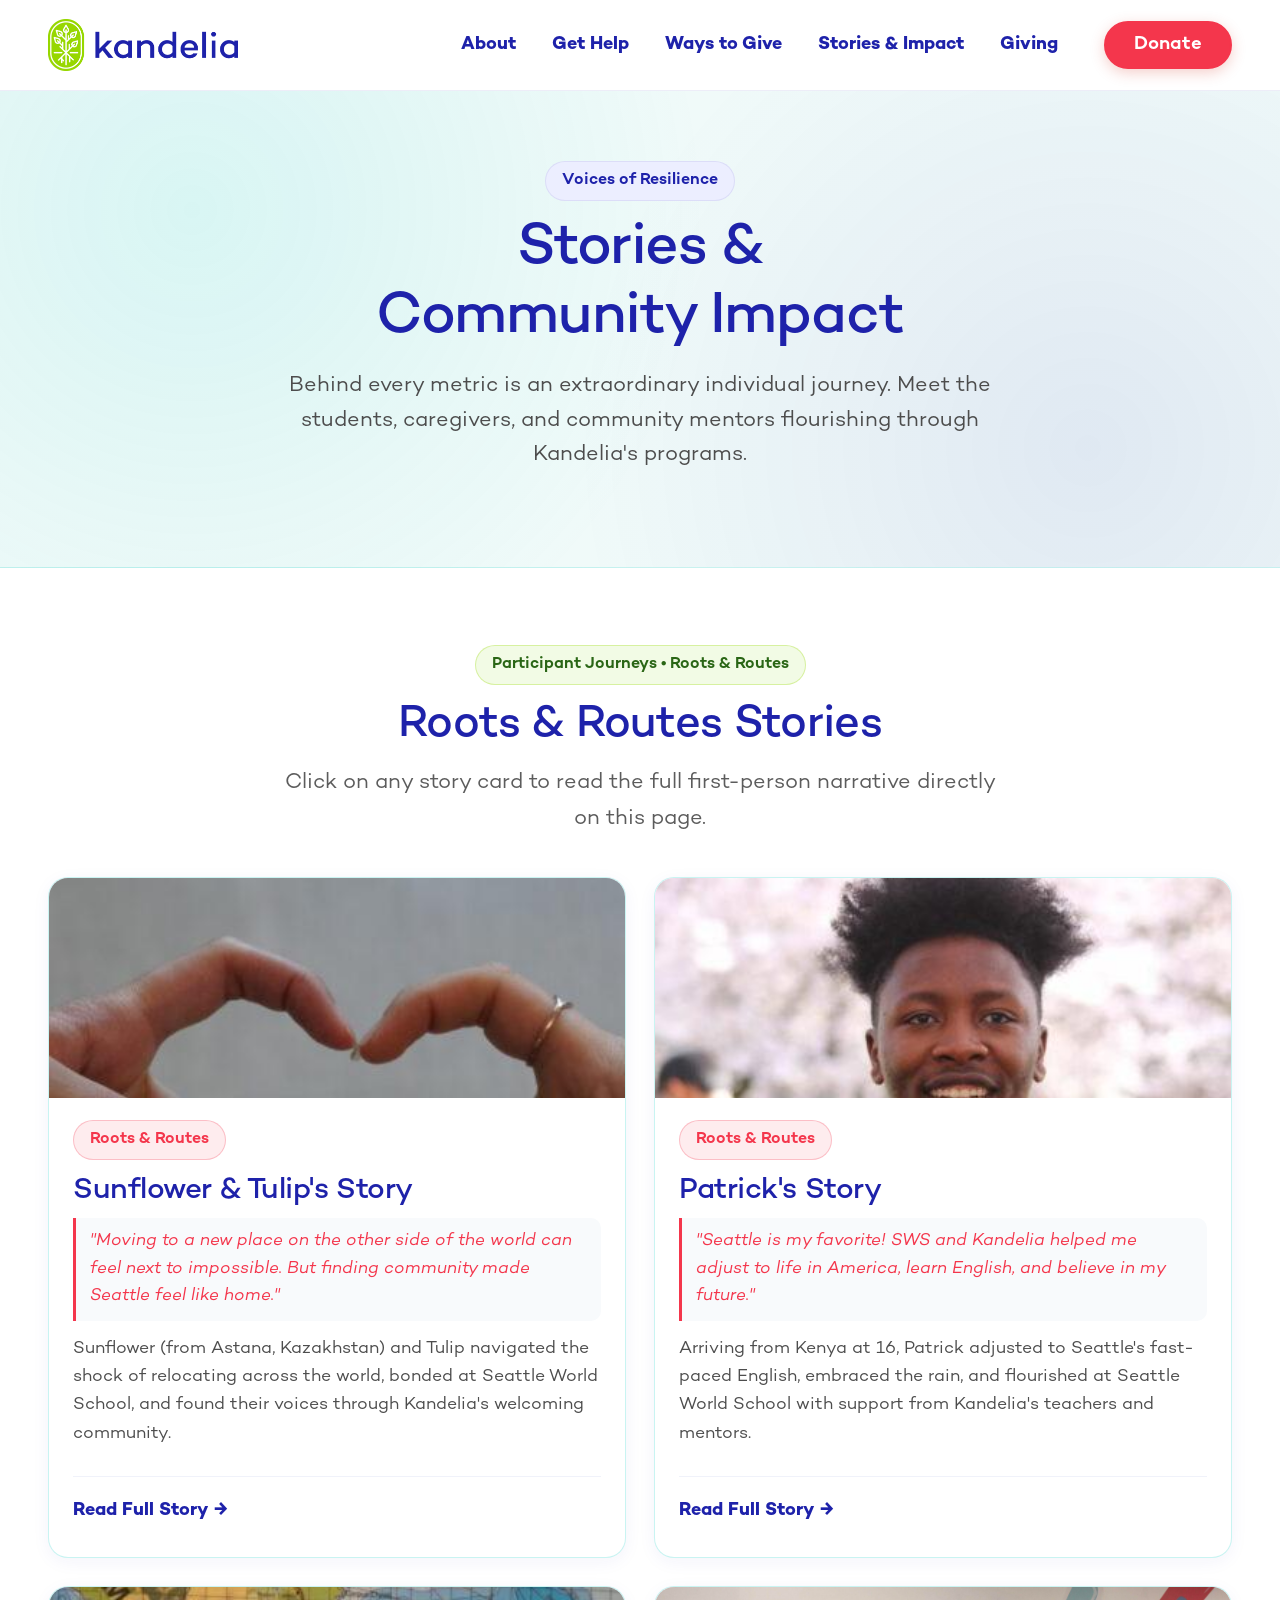
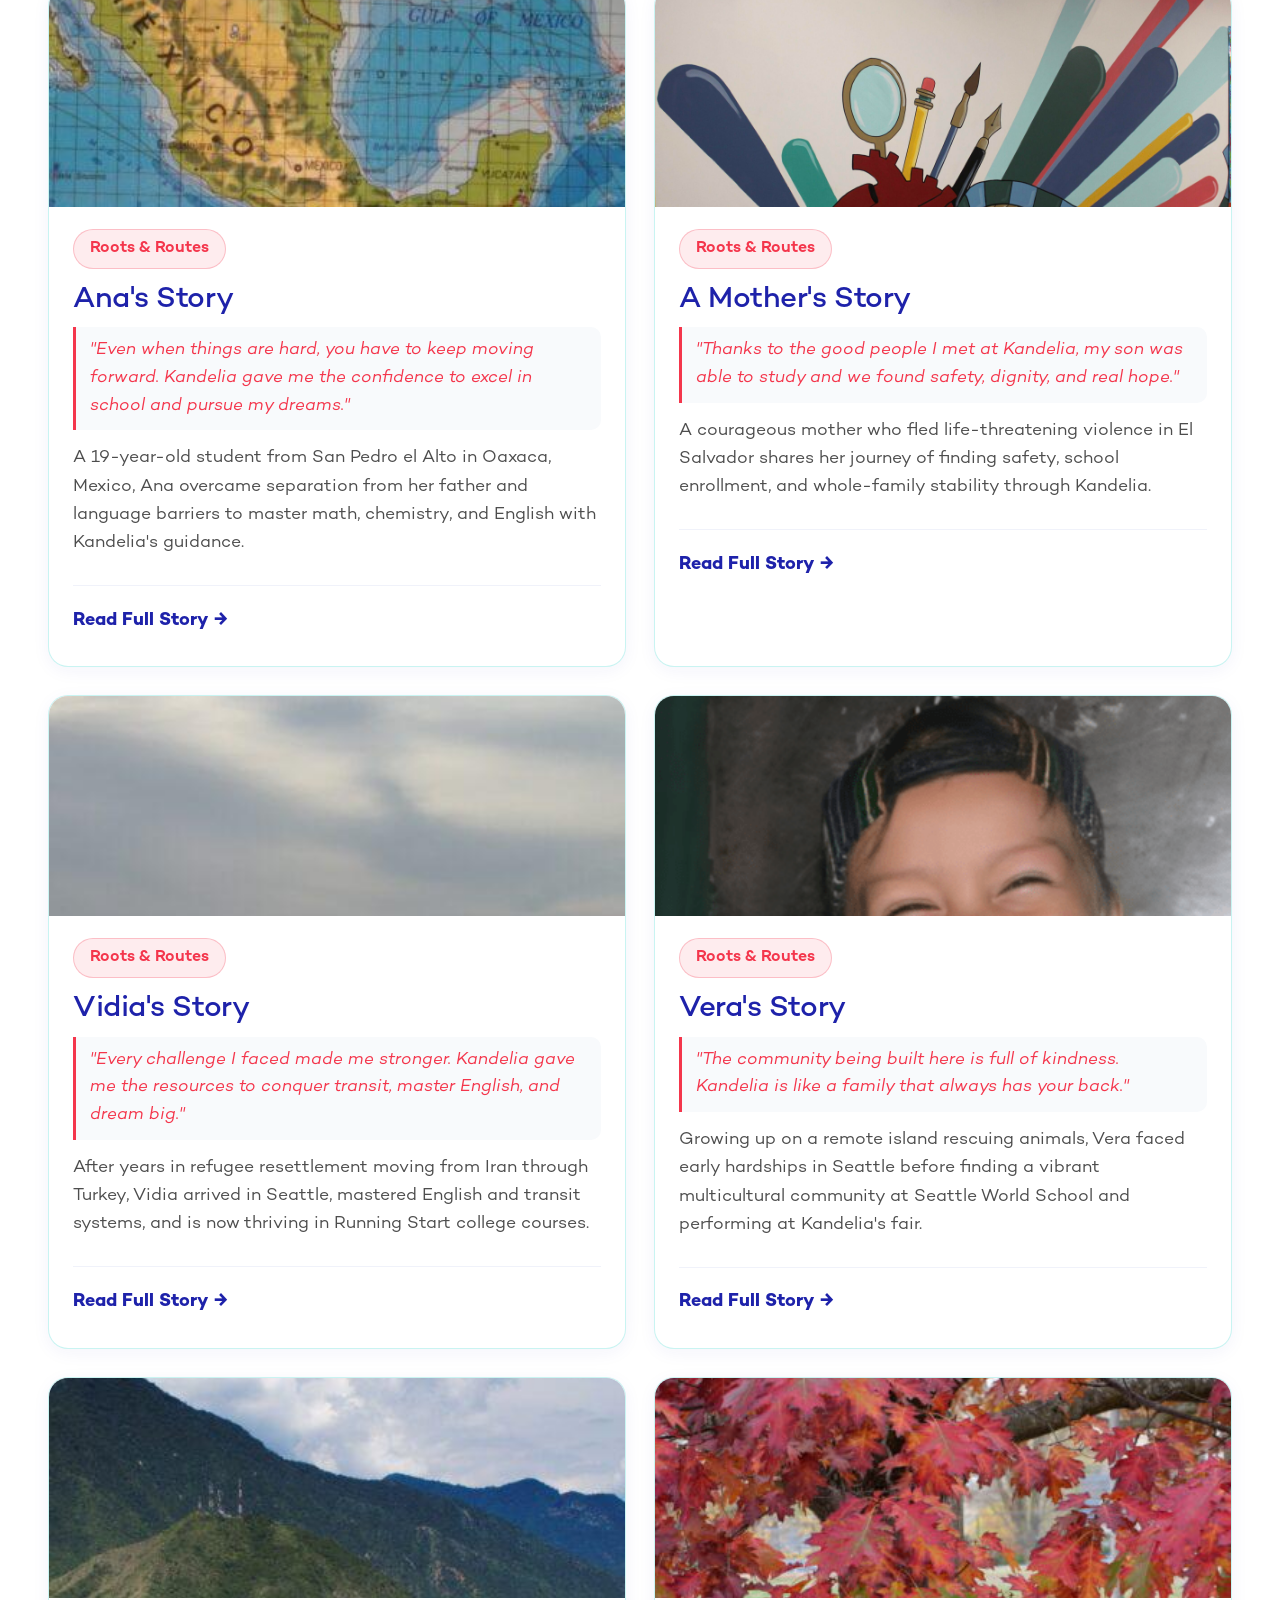
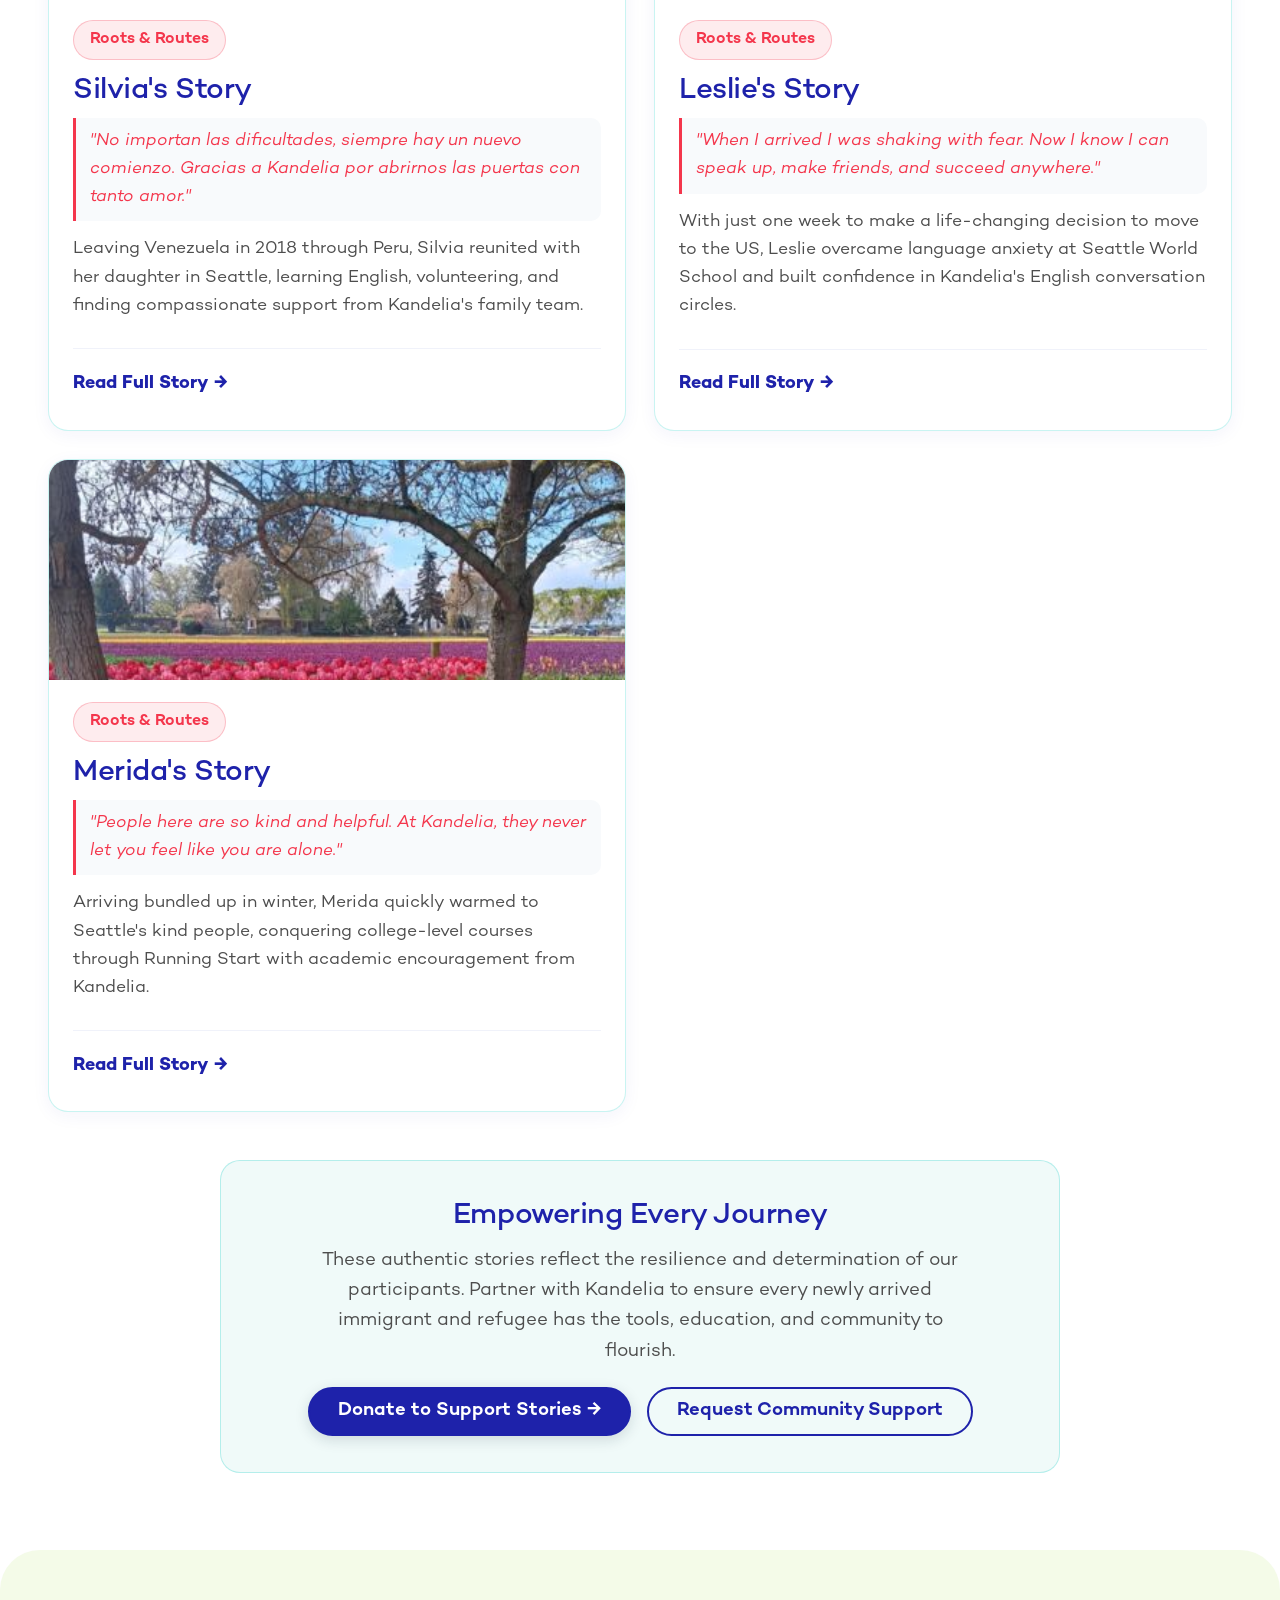
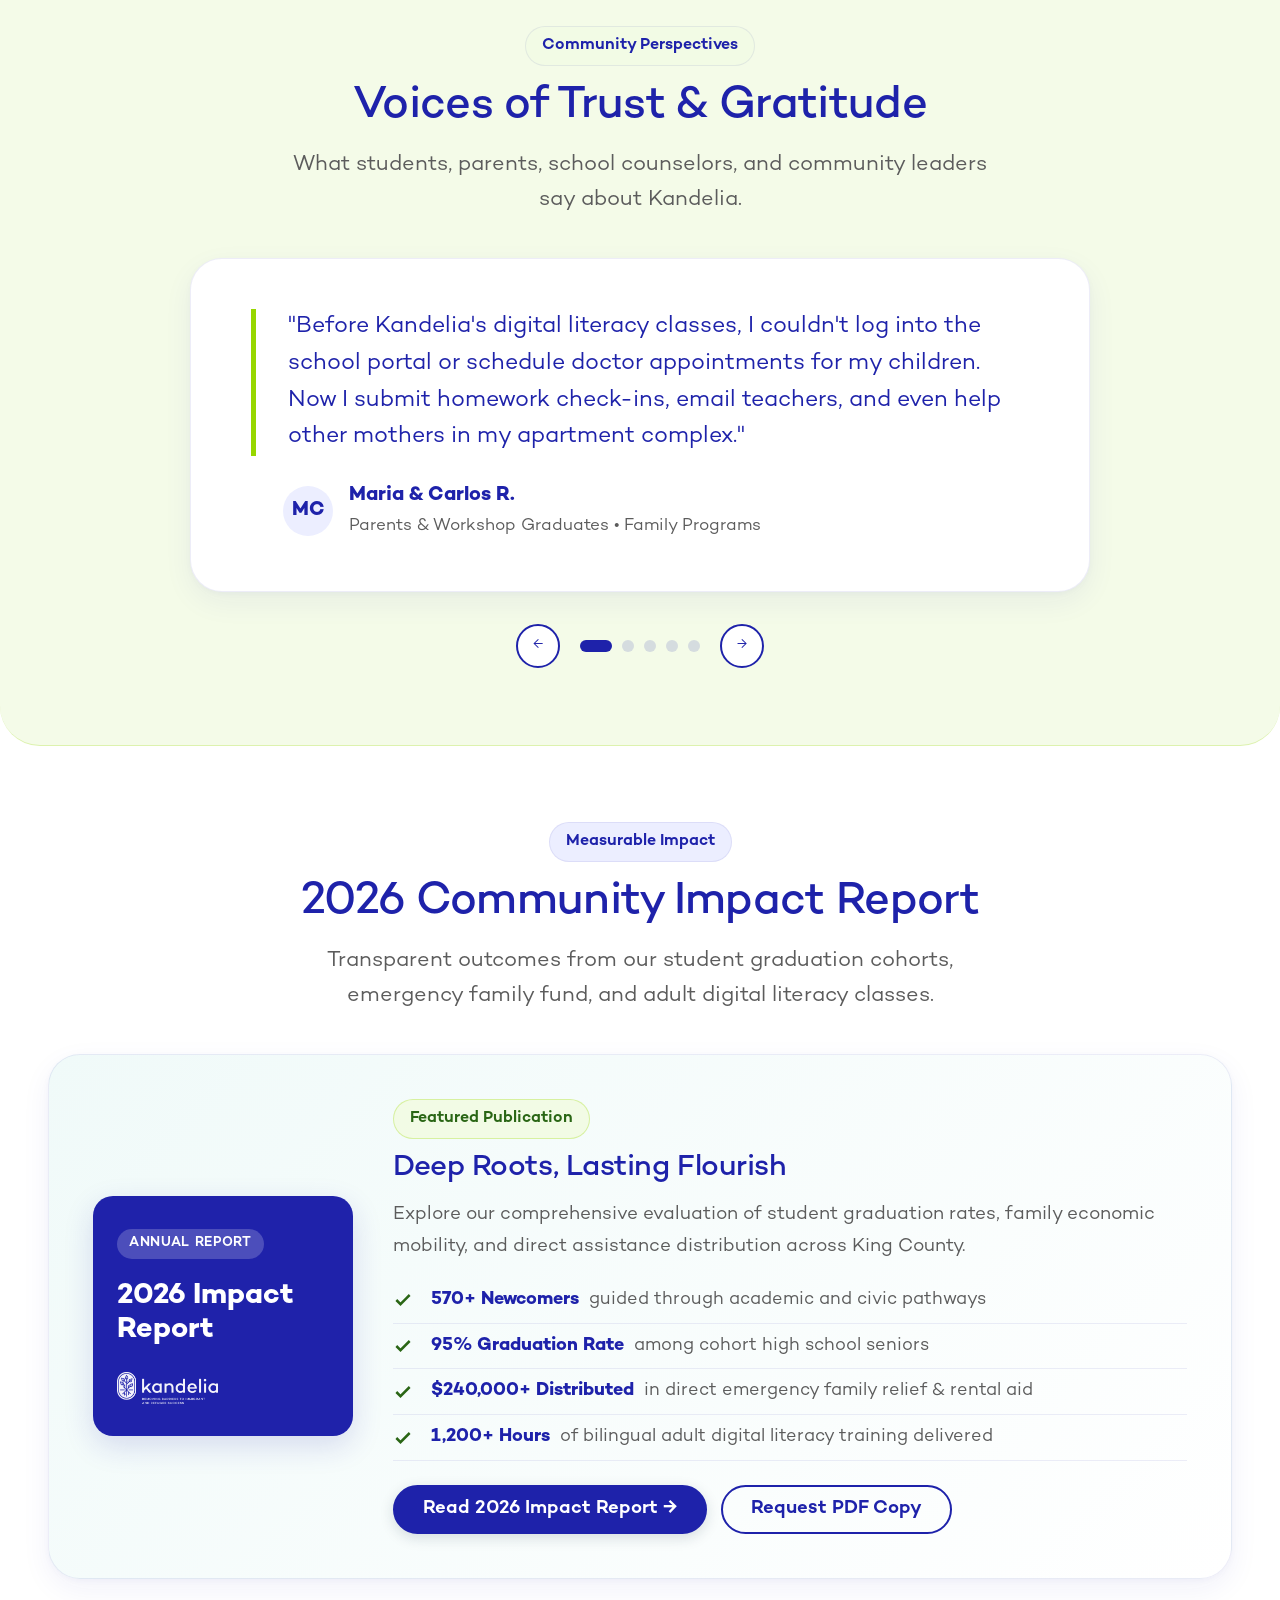
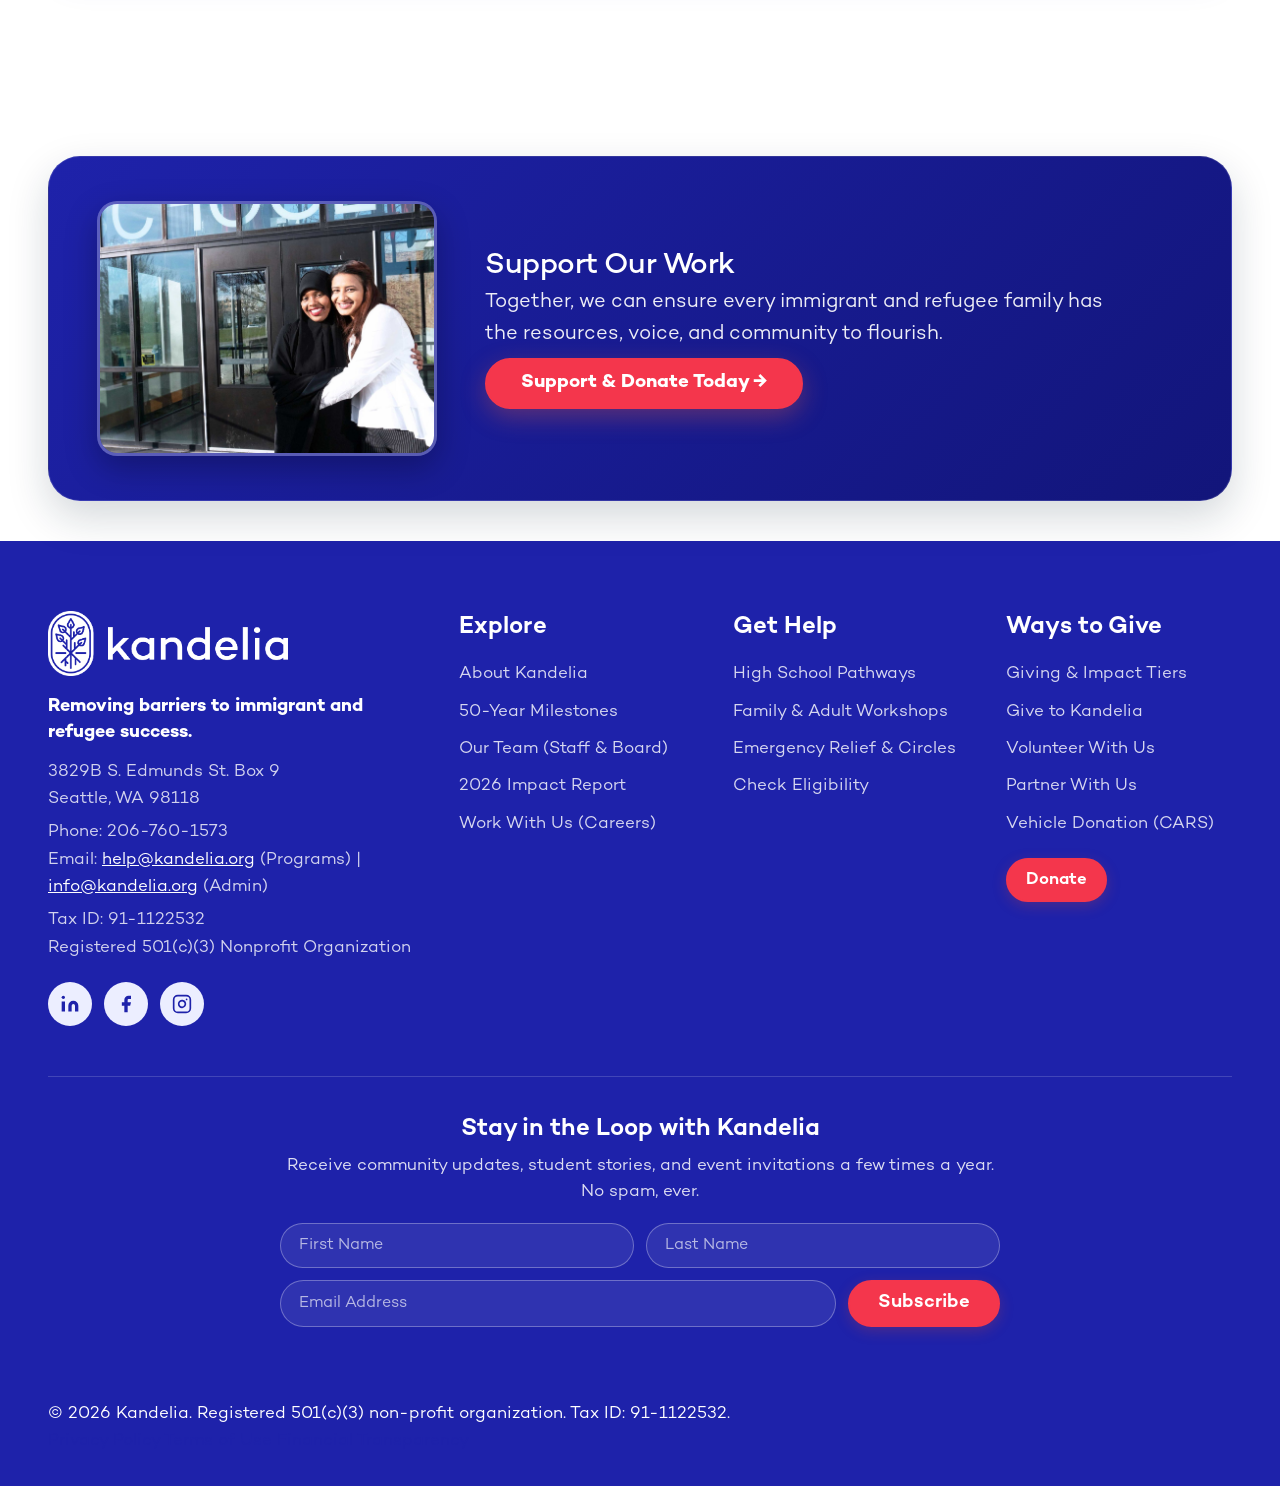
<file: stories.html>
<!DOCTYPE html>
<html lang="en">
<head>
  <meta charset="UTF-8">
  <meta name="viewport" content="width=device-width, initial-scale=1.0">
  <title>Stories & Impact | Kandelia</title>
  <meta name="description" content="Read authentic immigrant and refugee stories, client testimonials, and 2026 impact outcomes from Kandelia in Seattle.">
  <link rel="icon" type="image/png" sizes="64x64" href="assets/favicon.png">
  <link rel="apple-touch-icon" sizes="512x512" href="assets/kandelia_icon_mark.png">
  <link rel="stylesheet" href="styles.css">
</head>
<body>
  <!-- Skip Link for Accessibility -->
  <a href="#main-content" class="skip-link">Skip to main content</a>
  <!-- Global Header -->
  <header class="site-header" role="banner">
    <div class="w header-container">
      <a href="/" class="brand-link" aria-label="Kandelia Home">
        <img src="assets/kandelia_logo_horizontal_no_tag_rgb.png" alt="Kandelia" class="brand-logo" width="220" height="60" style="height:52px; width:auto; display:block;">
      </a>

      <!-- Desktop Navigation Menu -->
      <nav class="main-nav" aria-label="Main Navigation">
        <div class="nav-item">
          <a href="/about" class="nav-link ">About</a>
        </div>
        <div class="nav-item">
          <a href="/get-help" class="nav-link ">Get Help</a>
        </div>
        <div class="nav-item">
          <a href="/ways-to-give" class="nav-link ">Ways to Give</a>
        </div>
        <div class="nav-item">
          <a href="/stories" class="nav-link active">Stories & Impact</a>
        </div>
        <div class="nav-item">
          <a href="/giving" class="nav-link ">Giving</a>
        </div>
      </nav>

      <a class="btn btn-coral" href="https://kandelia-bloom.kindful.com/embeds/75568458-194c-4924-8a1b-de2cd76e4f92" target="_blank" rel="noopener">Donate</a>

      <button class="mobile-toggle" id="mobile-menu-toggle" aria-expanded="false" aria-controls="mobile-navigation-drawer">
        Menu <svg class="icon menu-icon" viewBox="0 0 24 24" fill="none" stroke="currentColor" stroke-width="2.5" stroke-linecap="round" stroke-linejoin="round" aria-hidden="true"><line x1="3" y1="12" x2="21" y2="12"></line><line x1="3" y1="6" x2="21" y2="6"></line><line x1="3" y1="18" x2="21" y2="18"></line></svg>
      </button>
    </div>

    <!-- Mobile Navigation Drawer -->
    <nav class="mobile-nav-drawer" id="mobile-navigation-drawer" aria-label="Mobile Navigation">
      <a href="/" class="">Home</a>
      <a href="/about" class="">About</a>
      <a href="/get-help" class="">Get Help</a>
      <a href="/ways-to-give" class="">Ways to Give</a>
      <a href="/stories" class="active">Stories & Impact</a>
      <a href="/giving" class="">Giving & Impact Tiers</a>
      <a class="btn btn-coral btn-donate" href="https://kandelia-bloom.kindful.com/embeds/75568458-194c-4924-8a1b-de2cd76e4f92" target="_blank" rel="noopener">Donate</a>
    </nav>
  </header>
  <main id="main-content">
      <svg width="0" height="0" style="position:absolute;visibility:hidden;">
    <defs>
      <clipPath id="heart-clip" clipPathUnits="objectBoundingBox">
        <path d="M 0.5, 0.95 C 0.45, 0.90, 0.05, 0.65, 0.02, 0.38 C -0.02, 0.18, 0.12, 0.02, 0.30, 0.02 C 0.40, 0.02, 0.46, 0.08, 0.5, 0.16 C 0.54, 0.08, 0.60, 0.02, 0.70, 0.02 C 0.88, 0.02, 1.02, 0.18, 0.98, 0.38 C 0.95, 0.65, 0.55, 0.90, 0.5, 0.95 Z" />
      </clipPath>
    </defs>
  </svg>

    <!-- PAGE HERO -->
    <section class="inner-hero" id="overview">
      <div class="w inner-hero-content">
        <span class="badge badge-teal">Voices of Resilience</span>
        <h1 class="inner-hero-title">Stories & Community Impact</h1>
        <p class="inner-hero-lead">
          Behind every metric is an extraordinary individual journey. Meet the students, caregivers, and community mentors flourishing through Kandelia's programs.
        </p>
      </div>
    </section>

    <!-- AUTHENTIC IMMIGRANT STORIES (MATCHING KANDELIA.ORG ROOTS & ROUTES) -->
    <section style="padding:80px 0; background-color:#FFFFFF;" id="stories-grid-container">
      <div class="w">
        <div class="section-header text-center" style="max-width:760px; margin:0 auto 40px;">
          <span class="badge badge-sage" style="margin-bottom:12px;">Participant Journeys • Roots & Routes</span>
          <h2>Roots & Routes Stories</h2>
          <p class="lead">Click on any story card to read the full first-person narrative directly on this page.</p>
        </div>

        <div class="story-square-grid">
          <!-- Story: Sunflower & Tulip's Story -->
          <div class="story-square-card open-story-reader"
               role="button" tabindex="0"
               aria-label="Read full story: Sunflower & Tulip's Story"
               data-title="Sunflower & Tulip's Story"
               data-subtitle="Friendship, Cultural Identity & New Beginnings in Seattle"
               data-image="assets/story_sunflower_tulip.jpg"
               data-quote="Moving to a new place on the other side of the world can feel next to impossible. But finding community made Seattle feel like home."
               data-story-html="
          &lt;div class=&quot;story-editorial-article&quot;&gt;
            &lt;p class=&quot;story-lead-in&quot;&gt;The students who shared their story for this piece chose to be anonymous, and are represented with their favorite flower as their name.&lt;/p&gt;
            &lt;p class=&quot;story-dropcap-para&quot;&gt;Moving to a new place is never easy, and when that place is on the other side of the world, it can feel next to impossible to adjust. That’s exactly what &lt;strong class=&quot;story-highlight&quot;&gt;Sunflower&lt;/strong&gt; and &lt;strong class=&quot;story-highlight&quot;&gt;Tulip&lt;/strong&gt;, two teens from Central Asia, faced when they left everything familiar behind and came to &lt;strong class=&quot;story-highlight&quot;&gt;Seattle&lt;/strong&gt; just over a year ago. Although they came from different countries, their stories overlap in many ways and helped them to become friends.&lt;/p&gt;
            &lt;p&gt;Sunflower, a self-described “city girl”, spent most of her life in &lt;strong class=&quot;story-highlight&quot;&gt;Astana&lt;/strong&gt;, the capital of &lt;strong class=&quot;story-highlight&quot;&gt;Kazakhstan&lt;/strong&gt;. When she and her mom decided to move to the U.S., it was important for them to find a place that felt somewhat familiar. They did tons of research when deciding where to move, looking for a community of people from Kazakhstan and people who speak Kazakh or Russian.&lt;/p&gt;
            &lt;p&gt;They soon ruled out Pennsylvania, New York, Chicago, and Alaska before settling on Seattle. Here, they felt they’d have a familiar climate while still getting the city feel, and be able to set down roots in a liberal-minded community. Sunflower shared that since she identifies as queer, she wanted to be in a city that felt welcoming and comfortable. “Younger people in Kazakhstan might be more accepting, but the older generation isn’t as open-minded.”&lt;/p&gt;
            &lt;p&gt;For Tulip’s family, the decision to move was a mix of research and connection. They considered Portland first but didn’t know anyone there to help with the immigration process. Then they found a family connection in Seattle—a friend of Tulip’s mom had a sister in the city—and that made all the difference. Even though they’d read about Seattle being expensive and rainy, they decided to take the leap.&lt;/p&gt;
            &lt;figure class=&quot;story-interstitial-figure&quot;&gt;
              &lt;img src=&quot;assets/story_sunflower_2.jpg&quot; alt=&quot;Sunflower and Tulip&#x27;s journey from Central Asia to Seattle&quot; class=&quot;story-interstitial-img&quot; loading=&quot;lazy&quot;&gt;
            &lt;/figure&gt;
            &lt;p&gt;Once they arrived, both Sunflower and Tulip realized just how different life in Seattle was from what they knew. For Sunflower, the culture shock was immediate. Homelessness was unfamiliar to her—there are no homeless people in Astana. She also noticed that Seattle at night is much darker than her hometown, where streets are lit up all the time. Public transportation in Seattle felt limited, too, compared to the efficient options back home.&lt;/p&gt;
            &lt;p&gt;Tulip struggled with how spread out everything felt, especially in &lt;strong class=&quot;story-highlight&quot;&gt;Renton&lt;/strong&gt;, where her family first settled. In her home country, “you would go into a street, and there’s market, market, market, market!”—but in Renton she had to walk for an hour both ways to get groceries. She felt like she barely saw people out and about and wondered where everyone was. Once her family moved to a more walkable neighborhood and got a car, things started to feel better.&lt;/p&gt;
            &lt;p&gt;Both Sunflower and Tulip find comfort in the foods they grew up eating. Tulip’s favorite is mantu, a Central Asian dumpling steamed with meat and onions, often served with yogurt or a flavorful sauce. Sunflower enjoys dishes like manti, which is similar to mantu, as well as piroshky (stuffed pastries) and samsa (savory baked pastry). Cooking these dishes helps them stay connected to their roots, though Sunflower admitted she is not a fan of cooking—she laughed while telling us she has even burnt soup before, yet still prepares food for her mom after a long day.&lt;/p&gt;
            &lt;figure class=&quot;story-interstitial-figure&quot;&gt;
              &lt;img src=&quot;assets/story_sunflower_3.jpg&quot; alt=&quot;Traditional Central Asian mantu dumplings&quot; class=&quot;story-interstitial-img&quot; loading=&quot;lazy&quot;&gt;
            &lt;/figure&gt;
            &lt;p&gt;Feeling comfortable in a new country takes time. Tulip shares that it was a dream come true to move to Seattle with her family, but her first six months here were very hard. Being here with family has helped make Seattle feel like home to her. Last summer, her family went on a road trip to California, and returning to Seattle afterward felt comforting—like coming home.&lt;/p&gt;
            &lt;p&gt;Sunflower moved here with her mom, and has a slightly different experience. “In the whole USA, we have no relatives. No one.” She’s grateful for all of the friends she’s made, but she would love to meet more people her own age who speak Russian or Kazakh. She also misses her friends and family back in Kazakhstan, and worries that her young nephew is starting to forget her. Still, she hopes that once she and her mom move to a more permanent apartment without a roommate, Seattle will feel more like home.&lt;/p&gt;
            &lt;figure class=&quot;story-interstitial-figure&quot;&gt;
              &lt;img src=&quot;assets/story_sunflower_4.jpg&quot; alt=&quot;Sunflower and Tulip community connection in Seattle&quot; class=&quot;story-interstitial-img&quot; loading=&quot;lazy&quot;&gt;
            &lt;/figure&gt;
            &lt;blockquote class=&quot;story-pull-quote&quot;&gt;“It was very hard for me because I had nobody over here. I had a bad feeling like ‘Will I ever find a friend here?’ Then out of nowhere a very nice person came—a Sunflower popped up.”&lt;/blockquote&gt;
            &lt;p&gt;For both Tulip and Sunflower, making new friends has helped with the adjustment to living in Seattle. Tulip remembers being perceived as a cold person and an introvert when she first arrived, even though she’s friendly and outgoing.&lt;/p&gt;
            &lt;p&gt;Both laughed while sharing how they first met at school. “I think I forced her to talk with me,” Sunflower recalls. “She yapped and yapped,” Tulip remembers, “and eventually, I talked back.” They became close friends during a trip to &lt;strong class=&quot;story-highlight&quot;&gt;Camp Orkila&lt;/strong&gt;, a Pacific Northwest favorite.&lt;/p&gt;
            &lt;figure class=&quot;story-interstitial-figure&quot;&gt;
              &lt;img src=&quot;assets/story_sunflower_5.jpg&quot; alt=&quot;Students building friendship during the Camp Orkila trip&quot; class=&quot;story-interstitial-img&quot; loading=&quot;lazy&quot;&gt;
            &lt;/figure&gt;
            &lt;p&gt;Something the two have in common is being thrust into adult responsibilities that most teenagers never experience. They became translators, navigators, and primary support for their families—managing everything from green card applications to technology challenges. “I had to grow up fast,” Tulip explains. “Dealing with debit cards, transportation passes, phone plans—things I never thought about before.” While this was challenging, Tulip also feels proud and confident she’ll be able to take care of herself if she moves to another city for college. In addition to their at-home responsibilities, both Tulip and Sunflower take classes at &lt;strong class=&quot;story-highlight&quot;&gt;Seattle World School&lt;/strong&gt; and are part of the Running Start program.&lt;/p&gt;
            &lt;figure class=&quot;story-interstitial-figure&quot;&gt;
              &lt;img src=&quot;assets/story_sunflower_6.jpg&quot; alt=&quot;Seattle World School and Kandelia youth community&quot; class=&quot;story-interstitial-img&quot; loading=&quot;lazy&quot;&gt;
            &lt;/figure&gt;
            &lt;blockquote class=&quot;story-pull-quote&quot;&gt;“Starting a new life is super hard and you will struggle a lot. In time it will get better, and you will finally see that you’re doing so much better than you could have imagined.”&lt;/blockquote&gt;
            &lt;p&gt;What advice would Sunflower and Tulip offer to someone moving to Seattle from another country? Brace yourself for challenges and believe that you can navigate them. Tulip acknowledges that starting fresh in a new environment is never easy, but she reminds others that it’s okay not to have everything figured out right away.&lt;/p&gt;
            &lt;p&gt;With your support, Kandelia helps students like Tulip and Sunflower find community and belonging in their new Seattle home.&lt;/p&gt;
          &lt;/div&gt;
        ">
            <div class="story-square-img-wrap">
              <img src="assets/story_sunflower_tulip.jpg" alt="Sunflower & Tulip's Story" class="story-img-square" loading="lazy">
            </div>
            <div class="story-square-body">
              <span class="badge badge-coral" style="width:fit-content; margin-bottom:6px;">Roots & Routes</span>
              <h3 style="font-size:1.35rem; color:var(--navy); margin-bottom:8px;">Sunflower & Tulip's Story</h3>
              <p style="font-style:italic; margin-bottom:8px; color:var(--coral); font-weight:600;">"Moving to a new place on the other side of the world can feel next to impossible. But finding community made Seattle feel like home."</p>
              <p style="color:var(--text-body); line-height:1.6; font-size:0.98rem;">Sunflower (from Astana, Kazakhstan) and Tulip navigated the shock of relocating across the world, bonded at Seattle World School, and found their voices through Kandelia's welcoming community.</p>
              <div style="display:flex; justify-content:flex-start; align-items:center; margin-top:16px; padding-top:12px; border-top:1px solid #F0F2FA;">
                <button class="card-link-btn" type="button" style="background:none; border:none; padding:0; cursor:pointer; font-weight:700; color:var(--navy); font-size:1rem; display:inline-flex; align-items:center; gap:6px;">
                  Read Full Story <span aria-hidden="true">→</span>
                </button>
              </div>
            </div>
          </div>
          <!-- Story: Patrick's Story -->
          <div class="story-square-card open-story-reader"
               role="button" tabindex="0"
               aria-label="Read full story: Patrick's Story"
               data-title="Patrick's Story"
               data-subtitle="From Kenya to Seattle World School: Resilience, Rain & Academic Growth"
               data-image="assets/story_patrick.jpg"
               data-quote="Seattle is my favorite! SWS and Kandelia helped me adjust to life in America, learn English, and believe in my future."
               data-story-html="
          &lt;div class=&quot;story-editorial-article&quot;&gt;
            &lt;p class=&quot;story-lead-in&quot;&gt;Now a soon-to-be graduate of the University of Washington, Patrick reflects on arriving in Seattle from Kenya at 16 and building community through Kandelia.&lt;/p&gt;
            &lt;p class=&quot;story-dropcap-para&quot;&gt;We met &lt;strong class=&quot;story-highlight&quot;&gt;Patrick&lt;/strong&gt; when he was 16 years old and had just moved to &lt;strong class=&quot;story-highlight&quot;&gt;Seattle&lt;/strong&gt; from &lt;strong class=&quot;story-highlight&quot;&gt;Kenya&lt;/strong&gt;. After enrolling at &lt;strong class=&quot;story-highlight&quot;&gt;Seattle World School&lt;/strong&gt; (SWS), he got connected with Kandelia and started building a community for himself here. Today, he shares his journey, the support that helped him along the way, and his plans to give back to the city he loves.&lt;/p&gt;
            &lt;p&gt;Patrick’s journey to Seattle began when his mother, who had come to the U.S. as a refugee in 2008, sponsored him to join her in 2014. Adjusting to life in a new country came with its challenges and moments of discovery. For Patrick, one of the first surprises was the bathrooms. He laughed, recalling his initial reaction: “This is so sustainable! You just flush, just like that! This is so easy!”&lt;/p&gt;
            &lt;figure class=&quot;story-interstitial-figure&quot;&gt;
              &lt;img src=&quot;assets/story_patrick_2.jpg&quot; alt=&quot;Patrick working on a woodworking project during high school in Seattle&quot; class=&quot;story-interstitial-img&quot; loading=&quot;lazy&quot;&gt;
              &lt;figcaption class=&quot;story-interstitial-caption&quot;&gt;Hands-on learning during Patrick’s high school years in Seattle.&lt;/figcaption&gt;
            &lt;/figure&gt;
            &lt;p&gt;Although Patrick arrived with a basic understanding of English, he noted that many people often spoke too fast. “I knew how to say ‘hi’, ‘how are you?’, but sometimes I would miss what people were saying because they were talking too fast. I would struggle with complex words.”&lt;/p&gt;
            &lt;blockquote class=&quot;story-pull-quote&quot;&gt;“For me, that’s how I connected to the school when I was here—through Kandelia. Kandelia brings the community. Sometimes it’s very hard to feel that belonging, but with Kandelia you feel like there is a sense of community.”&lt;/blockquote&gt;
            &lt;p&gt;Enrolling at Seattle World School, a public school designed for newcomers, meant Patrick was surrounded by other students who were newly arrived and learning English. It also meant he found Kandelia, where he became involved in every program he could: soccer, homework help, field trips, and Saturday school, to name a few.&lt;/p&gt;
            &lt;p&gt;Patrick quickly grew to love Seattle. “Oh my god, Seattle is my favorite! I love the rain—people hate the rain, I love rain. I think all four seasons are beautiful,” he shared. “Seattle is just unique. It feels like home, because it’s the home I’ve known since coming to the U.S.” Now completing a degree in Community, Environment, and Planning at the &lt;strong class=&quot;story-highlight&quot;&gt;University of Washington&lt;/strong&gt;, he hopes to work with the Department of Transportation and already volunteers with Kandelia’s Food Access Program.&lt;/p&gt;
            &lt;figure class=&quot;story-interstitial-figure&quot;&gt;
              &lt;img src=&quot;assets/story_patrick_3.jpg&quot; alt=&quot;Patrick volunteering with Kandelia&#x27;s Food Access Program&quot; class=&quot;story-interstitial-img&quot; loading=&quot;lazy&quot;&gt;
              &lt;figcaption class=&quot;story-interstitial-caption&quot;&gt;Patrick volunteering with Kandelia’s Food Access Program, packing fresh produce for local families.&lt;/figcaption&gt;
            &lt;/figure&gt;
            &lt;p&gt;Amidst all the new experiences in the U.S., Patrick has held on to his Kenyan roots. Christmas is especially meaningful to him and his family, who cook traditional dishes like chapati and mukimo during the holiday season.&lt;/p&gt;
            &lt;figure class=&quot;story-interstitial-figure&quot;&gt;
              &lt;img src=&quot;assets/story_patrick_4.jpg&quot; alt=&quot;Patrick studying at the University of Washington library&quot; class=&quot;story-interstitial-img&quot; loading=&quot;lazy&quot;&gt;
              &lt;figcaption class=&quot;story-interstitial-caption&quot;&gt;Patrick studying at the University of Washington as he prepares to graduate in Community, Environment, and Planning.&lt;/figcaption&gt;
            &lt;/figure&gt;
            &lt;p&gt;Patrick’s journey from Kenya to Seattle has helped shape his passions and goals. As he looks forward to his future, he is eager to continue making a positive impact on the community that embraced him.&lt;/p&gt;
          &lt;/div&gt;
        ">
            <div class="story-square-img-wrap">
              <img src="assets/story_patrick.jpg" alt="Patrick's Story" class="story-img-square" loading="lazy">
            </div>
            <div class="story-square-body">
              <span class="badge badge-coral" style="width:fit-content; margin-bottom:6px;">Roots & Routes</span>
              <h3 style="font-size:1.35rem; color:var(--navy); margin-bottom:8px;">Patrick's Story</h3>
              <p style="font-style:italic; margin-bottom:8px; color:var(--coral); font-weight:600;">"Seattle is my favorite! SWS and Kandelia helped me adjust to life in America, learn English, and believe in my future."</p>
              <p style="color:var(--text-body); line-height:1.6; font-size:0.98rem;">Arriving from Kenya at 16, Patrick adjusted to Seattle's fast-paced English, embraced the rain, and flourished at Seattle World School with support from Kandelia's teachers and mentors.</p>
              <div style="display:flex; justify-content:flex-start; align-items:center; margin-top:16px; padding-top:12px; border-top:1px solid #F0F2FA;">
                <button class="card-link-btn" type="button" style="background:none; border:none; padding:0; cursor:pointer; font-weight:700; color:var(--navy); font-size:1rem; display:inline-flex; align-items:center; gap:6px;">
                  Read Full Story <span aria-hidden="true">→</span>
                </button>
              </div>
            </div>
          </div>
          <!-- Story: Ana's Story -->
          <div class="story-square-card open-story-reader"
               role="button" tabindex="0"
               aria-label="Read full story: Ana's Story"
               data-title="Ana's Story"
               data-subtitle="Courage, Chemistry & Building a Future from Oaxaca to Seattle"
               data-image="assets/story_ana.jpg"
               data-quote="Even when things are hard, you have to keep moving forward. Kandelia gave me the confidence to excel in school and pursue my dreams."
               data-story-html="
          &lt;div class=&quot;story-editorial-article&quot;&gt;
            &lt;p class=&quot;story-lead-in&quot;&gt;This story is about a student’s move from Oaxaca to Seattle. The name has been changed as requested by the student.&lt;/p&gt;
            &lt;p class=&quot;story-dropcap-para&quot;&gt;When we first talked to &lt;strong class=&quot;story-highlight&quot;&gt;Ana&lt;/strong&gt;, a 19-year-old who has been in &lt;strong class=&quot;story-highlight&quot;&gt;Seattle&lt;/strong&gt; only two months, she was a little reserved. As we asked her questions about what she liked, we got to the topic of food and that really got the conversation rolling. She easily shared her top three favorites: pozole, mole, and tamales (the mole kind)—always paired with a Mexican Coke.&lt;/p&gt;
            &lt;p&gt;Ana is from &lt;strong class=&quot;story-highlight&quot;&gt;San Pedro el Alto&lt;/strong&gt;, a small town nestled in the Central Valley of &lt;strong class=&quot;story-highlight&quot;&gt;Oaxaca&lt;/strong&gt;, &lt;strong class=&quot;story-highlight&quot;&gt;Mexico&lt;/strong&gt;. Her move to Seattle has her navigating a world very different from where she grew up. San Pedro el Alto is a close-knit community surrounded by nature, where traditions like Día de los Muertos and celebrations of the Mexican Revolution bring people together. “Here, those traditions aren’t the same,” Ana says, noting how much she misses the vibrant culture of her hometown.&lt;/p&gt;
            &lt;figure class=&quot;story-interstitial-figure&quot;&gt;
              &lt;img src=&quot;assets/story_ana_2.jpg&quot; alt=&quot;Ana reflecting on her roots in Oaxaca, Mexico&quot; class=&quot;story-interstitial-img&quot; loading=&quot;lazy&quot;&gt;
            &lt;/figure&gt;
            &lt;blockquote class=&quot;story-pull-quote&quot;&gt;“He was so sad and asked me why I wasn’t leaving. He said he didn’t want to go if I wasn’t going. I didn’t want him to go through that alone, so I decided I had to come.”&lt;/blockquote&gt;
            &lt;p&gt;The decision to come to Seattle was difficult for Ana. She had an older brother already living here, and her mom and younger brother were moving to join him. Her father, however, was staying in Mexico. Ana couldn’t imagine leaving her father alone, and at first planned to stay with him—until her younger brother, whom she helped raise since she was 10, asked why she wasn’t boarding the plane.&lt;/p&gt;
            &lt;p&gt;At first, Ana’s father was hurt by her decision to leave, and the distance has made communication challenging. Yet Ana is grateful to be with her siblings and to explore a new chapter in her life. She shared that it’s hard to live away from family, but she finds Seattle beautiful and has been struck by the city’s abundance of nature.&lt;/p&gt;
            &lt;p&gt;Each day, Ana takes the bus to school, where she enjoys her math and chemistry classes. Though math can be tough, she admires her teacher’s charisma, and she loves the hands-on experiments in chemistry. After school, Ana participates in Kandelia’s Job Readiness Training program, which is helping her build skills for her future. In her free time, she likes to play basketball.&lt;/p&gt;
            &lt;figure class=&quot;story-interstitial-figure&quot;&gt;
              &lt;img src=&quot;assets/story_ana_3.jpg&quot; alt=&quot;Ana participating in Seattle school and Kandelia programs&quot; class=&quot;story-interstitial-img&quot; loading=&quot;lazy&quot;&gt;
            &lt;/figure&gt;
            &lt;p&gt;Ana finds comfort in the little things that remind her of home: the sound of rain, the trees, and even the storms, which feel familiar. However, she’s not a fan of Seattle’s early sunsets and dark winter days. And while she appreciates Seattle’s beauty, the visible homelessness near her neighborhood worries her, a sentiment shared by many of her newcomer peers.&lt;/p&gt;
            &lt;blockquote class=&quot;story-pull-quote&quot;&gt;“Come to Seattle instead. There is protection and support for immigrants in Seattle.”&lt;/blockquote&gt;
            &lt;p&gt;Despite these challenges, Ana remains hopeful. She’s slowly exploring the city—from downtown Seattle to its many lakes—and discovering what it takes to build a life in a new place, one step at a time. With your support, Kandelia helps students like Ana find community and belonging in their new Seattle home.&lt;/p&gt;
          &lt;/div&gt;
        ">
            <div class="story-square-img-wrap">
              <img src="assets/story_ana.jpg" alt="Ana's Story" class="story-img-square" loading="lazy">
            </div>
            <div class="story-square-body">
              <span class="badge badge-coral" style="width:fit-content; margin-bottom:6px;">Roots & Routes</span>
              <h3 style="font-size:1.35rem; color:var(--navy); margin-bottom:8px;">Ana's Story</h3>
              <p style="font-style:italic; margin-bottom:8px; color:var(--coral); font-weight:600;">"Even when things are hard, you have to keep moving forward. Kandelia gave me the confidence to excel in school and pursue my dreams."</p>
              <p style="color:var(--text-body); line-height:1.6; font-size:0.98rem;">A 19-year-old student from San Pedro el Alto in Oaxaca, Mexico, Ana overcame separation from her father and language barriers to master math, chemistry, and English with Kandelia's guidance.</p>
              <div style="display:flex; justify-content:flex-start; align-items:center; margin-top:16px; padding-top:12px; border-top:1px solid #F0F2FA;">
                <button class="card-link-btn" type="button" style="background:none; border:none; padding:0; cursor:pointer; font-weight:700; color:var(--navy); font-size:1rem; display:inline-flex; align-items:center; gap:6px;">
                  Read Full Story <span aria-hidden="true">→</span>
                </button>
              </div>
            </div>
          </div>
          <!-- Story: A Mother's Story -->
          <div class="story-square-card open-story-reader"
               role="button" tabindex="0"
               aria-label="Read full story: A Mother's Story"
               data-title="A Mother's Story"
               data-subtitle="Fleeing Violence in El Salvador to Protect Her Children & Build a Life in Seattle"
               data-image="assets/story_mother.jpg"
               data-quote="Thanks to the good people I met at Kandelia, my son was able to study and we found safety, dignity, and real hope."
               data-story-html="
          &lt;div class=&quot;story-editorial-article&quot;&gt;
            &lt;p class=&quot;story-lead-in&quot;&gt;This story comes directly from a parent who has received Kandelia’s support. She asked us to share her experience moving from El Salvador to Seattle.&lt;/p&gt;
            &lt;p class=&quot;story-dropcap-para&quot;&gt;I want to share with you the story of my life in &lt;strong class=&quot;story-highlight&quot;&gt;El Salvador&lt;/strong&gt;. I am a mother of two children, with a stable job that my whole family depended on. I never imagined that one day I would have to leave my country, much less be separated from my family.&lt;/p&gt;
            &lt;p&gt;However, I lived in an environment filled with violence, and the most painful thing was when people tried to kill my son. That was the moment that made me make the hardest decision of my life: to separate from my family and move to the United States.&lt;/p&gt;
            &lt;p&gt;Moving to another country is not easy, especially when you risk your life and that of your child in the hope of finding a better future. My journey began by leaving El Salvador and crossing &lt;strong class=&quot;story-highlight&quot;&gt;Guatemala&lt;/strong&gt; and &lt;strong class=&quot;story-highlight&quot;&gt;Mexico&lt;/strong&gt;, where we walked for hours and hours through the desert before crossing the river into the United States. At many points we had no food or water, and the conditions in the vehicles were unbearable.&lt;/p&gt;
            &lt;p&gt;In 2012, we arrived in &lt;strong class=&quot;story-highlight&quot;&gt;Los Angeles&lt;/strong&gt;, California. A cousin welcomed me, but a week later I was told I had to leave. I didn’t know what to do or where to go. Then, a friend of my sister’s met us in &lt;strong class=&quot;story-highlight&quot;&gt;Seattle&lt;/strong&gt;, where we started over.&lt;/p&gt;
            &lt;figure class=&quot;story-interstitial-figure&quot;&gt;
              &lt;img src=&quot;assets/story_mother_2.jpg&quot; alt=&quot;Finding safety and community in Seattle through Kandelia&quot; class=&quot;story-interstitial-img&quot; loading=&quot;lazy&quot;&gt;
            &lt;/figure&gt;
            &lt;blockquote class=&quot;story-pull-quote&quot;&gt;“Thanks to the good people I met—whom today I call my angels—my son was able to start studying at Seattle World School. It was there that I really understood there are organizations that support immigrants and refugees.”&lt;/blockquote&gt;
            &lt;p&gt;When we arrived here, I was told that my son could not study because he did not have documents. Finding &lt;strong class=&quot;story-highlight&quot;&gt;Seattle World School&lt;/strong&gt; and Kandelia changed everything for our family. I am deeply grateful to God and my angels for giving us a new opportunity. Although I am not with my whole family, I have found an adoptive family here, which makes me feel safe and at home.&lt;/p&gt;
            &lt;p&gt;Today I can say that I am a woman, a mother, a friend, and a support for all those who, like me, had to leave their country of origin and be separated from their loved ones. Thank you, and I hope more people will join in donating to Kandelia so we can give light to more people in need.&lt;/p&gt;
          &lt;/div&gt;
        ">
            <div class="story-square-img-wrap">
              <img src="assets/story_mother.jpg" alt="A Mother's Story" class="story-img-square" loading="lazy">
            </div>
            <div class="story-square-body">
              <span class="badge badge-coral" style="width:fit-content; margin-bottom:6px;">Roots & Routes</span>
              <h3 style="font-size:1.35rem; color:var(--navy); margin-bottom:8px;">A Mother's Story</h3>
              <p style="font-style:italic; margin-bottom:8px; color:var(--coral); font-weight:600;">"Thanks to the good people I met at Kandelia, my son was able to study and we found safety, dignity, and real hope."</p>
              <p style="color:var(--text-body); line-height:1.6; font-size:0.98rem;">A courageous mother who fled life-threatening violence in El Salvador shares her journey of finding safety, school enrollment, and whole-family stability through Kandelia.</p>
              <div style="display:flex; justify-content:flex-start; align-items:center; margin-top:16px; padding-top:12px; border-top:1px solid #F0F2FA;">
                <button class="card-link-btn" type="button" style="background:none; border:none; padding:0; cursor:pointer; font-weight:700; color:var(--navy); font-size:1rem; display:inline-flex; align-items:center; gap:6px;">
                  Read Full Story <span aria-hidden="true">→</span>
                </button>
              </div>
            </div>
          </div>
          <!-- Story: Vidia's Story -->
          <div class="story-square-card open-story-reader"
               role="button" tabindex="0"
               aria-label="Read full story: Vidia's Story"
               data-title="Vidia's Story"
               data-subtitle="Years of Resettlement from Iran to Running Start College Scholar"
               data-image="assets/story_vidia.jpg"
               data-quote="Every challenge I faced made me stronger. Kandelia gave me the resources to conquer transit, master English, and dream big."
               data-story-html="
          &lt;div class=&quot;story-editorial-article&quot;&gt;
            &lt;p class=&quot;story-lead-in&quot;&gt;The student who shared their story for this piece chose to be anonymous—their name has been changed here.&lt;/p&gt;
            &lt;p class=&quot;story-dropcap-para&quot;&gt;Kandelia’s students and families come from all over the world. Each arrives in &lt;strong class=&quot;story-highlight&quot;&gt;Seattle&lt;/strong&gt; under different circumstances and for countless reasons, but almost all share one thing: the hope for a future full of opportunities.&lt;/p&gt;
            &lt;p&gt;&lt;strong class=&quot;story-highlight&quot;&gt;Vidia&lt;/strong&gt; didn’t know what to expect when she first arrived in Seattle. Her family had spent years in the resettlement process, moving first from her home country of &lt;strong class=&quot;story-highlight&quot;&gt;Iran&lt;/strong&gt; to &lt;strong class=&quot;story-highlight&quot;&gt;Turkey&lt;/strong&gt;. She spent six years in Turkey, but her memories there are shaped by racism and a feeling of not belonging. After six years, her family finally moved to the United States.&lt;/p&gt;
            &lt;p&gt;Vidia was connected to Kandelia soon after arriving in Seattle. In her earliest days at &lt;strong class=&quot;story-highlight&quot;&gt;Seattle World School&lt;/strong&gt;, she remembers getting lost on the way home after Kandelia’s English class. The bus routes were confusing, and her phone died so she couldn’t navigate on her own. A Kandelia staff member stayed and took the bus with her to make sure she got home safely. Small moments like these reflect what community means: showing up for immigrant and refugee youth not just in classrooms, but in everyday life.&lt;/p&gt;
            &lt;figure class=&quot;story-interstitial-figure&quot;&gt;
              &lt;img src=&quot;assets/story_vidia_2.jpg&quot; alt=&quot;Vidia navigating Seattle with support from Kandelia&quot; class=&quot;story-interstitial-img&quot; loading=&quot;lazy&quot;&gt;
            &lt;/figure&gt;
            &lt;p&gt;Once in Seattle, Vidia stayed for a short time with relatives in a small, crowded apartment. Things began to change when her family moved in with a host family who helped them adjust. “She was a really nice lady,” Vidia says of her host. “She showed us around. We went to some parks, some beaches. She really helped us, like getting our IDs and documents. It really felt like I was in the United States.”&lt;/p&gt;
            &lt;blockquote class=&quot;story-pull-quote&quot;&gt;“The opportunities I have here… I can do Running Start, going to high school and also college, and have job opportunities. I just want to be a leader, you know.”&lt;/blockquote&gt;
            &lt;p&gt;Now, a few years later, Vidia is a high school senior enrolled in Running Start, balancing college courses, high school classes, student government, and a part-time job. She hopes to attend a great university and eventually law school. Outside of school, she enjoys at-home dance breaks and “getting hot chocolate… sleeping with the sound of rain,” embracing small comforts after a life full of change.&lt;/p&gt;
            &lt;figure class=&quot;story-interstitial-figure&quot;&gt;
              &lt;img src=&quot;assets/story_vidia_3.jpg&quot; alt=&quot;Vidia thriving in Running Start and student leadership&quot; class=&quot;story-interstitial-img&quot; loading=&quot;lazy&quot;&gt;
            &lt;/figure&gt;
            &lt;p&gt;Seattle has offered a new beginning that has started to feel like home for Vidia. Please consider supporting Kandelia so students like Vidia can continue to pursue their education, discover their passions, and shape their futures.&lt;/p&gt;
          &lt;/div&gt;
        ">
            <div class="story-square-img-wrap">
              <img src="assets/story_vidia.jpg" alt="Vidia's Story" class="story-img-square" loading="lazy">
            </div>
            <div class="story-square-body">
              <span class="badge badge-coral" style="width:fit-content; margin-bottom:6px;">Roots & Routes</span>
              <h3 style="font-size:1.35rem; color:var(--navy); margin-bottom:8px;">Vidia's Story</h3>
              <p style="font-style:italic; margin-bottom:8px; color:var(--coral); font-weight:600;">"Every challenge I faced made me stronger. Kandelia gave me the resources to conquer transit, master English, and dream big."</p>
              <p style="color:var(--text-body); line-height:1.6; font-size:0.98rem;">After years in refugee resettlement moving from Iran through Turkey, Vidia arrived in Seattle, mastered English and transit systems, and is now thriving in Running Start college courses.</p>
              <div style="display:flex; justify-content:flex-start; align-items:center; margin-top:16px; padding-top:12px; border-top:1px solid #F0F2FA;">
                <button class="card-link-btn" type="button" style="background:none; border:none; padding:0; cursor:pointer; font-weight:700; color:var(--navy); font-size:1rem; display:inline-flex; align-items:center; gap:6px;">
                  Read Full Story <span aria-hidden="true">→</span>
                </button>
              </div>
            </div>
          </div>
          <!-- Story: Vera's Story -->
          <div class="story-square-card open-story-reader"
               role="button" tabindex="0"
               aria-label="Read full story: Vera's Story"
               data-title="Vera's Story"
               data-subtitle="A Love for Animals, Island Roots & Finding Belonging on Stage"
               data-image="assets/story_vera.jpg"
               data-quote="The community being built here is full of kindness. Kandelia is like a family that always has your back."
               data-story-html="
          &lt;div class=&quot;story-editorial-article&quot;&gt;
            &lt;p class=&quot;story-lead-in&quot;&gt;The student who shared their story for this piece chose to be anonymous—their name has been changed here.&lt;/p&gt;
            &lt;p class=&quot;story-dropcap-para&quot;&gt;Animals have always played a central role in &lt;strong class=&quot;story-highlight&quot;&gt;Vera’s&lt;/strong&gt; life. Growing up on a relatively remote island in the &lt;strong class=&quot;story-highlight&quot;&gt;Philippines&lt;/strong&gt;, he collected animal figurines and rescued stray dogs, cats, and even turtles. “We lived in a rural area,” he shares, “so every time we would go out, we would hear meows and tiny barks, and we’d rescue them.” Perhaps the most important was &lt;strong class=&quot;story-highlight&quot;&gt;Ocho&lt;/strong&gt;, a beloved dog who was a huge part of Vera’s childhood.&lt;/p&gt;
            &lt;p&gt;Vera’s parents first introduced the idea of moving to the United States when he was in ninth grade. It wasn’t until the move was weeks away that it all became real—leaving the Philippines, his loved ones, and Ocho, who had recently developed a brain tumor.&lt;/p&gt;
            &lt;p&gt;The move to &lt;strong class=&quot;story-highlight&quot;&gt;Seattle&lt;/strong&gt; was a huge change. “At first, I didn’t like Seattle,” he said, describing a traumatic experience being yelled at by a stranger on the street. The city felt intimidating and unfamiliar, a sharp contrast to the safe, rural environment he had known before.&lt;/p&gt;
            &lt;blockquote class=&quot;story-pull-quote&quot;&gt;“I liked it because the community being built here is so amazing and diverse. It’s my first time being around people who don’t speak my language, but they also faced the same struggles I did, which gives a sense of comfort.”&lt;/blockquote&gt;
            &lt;p&gt;Despite the challenges, he quickly found a sense of belonging at &lt;strong class=&quot;story-highlight&quot;&gt;Seattle World School&lt;/strong&gt; and in Kandelia’s programs—even performing as a singer at Kandelia’s Back to School Fair. “If the school cannot provide it, there’s Kandelia,” he says. Through Kandelia’s Student Success Coaching program, he receives guidance on job applications and planning toward his goal of becoming a veterinarian.&lt;/p&gt;
            &lt;p&gt;Apart from high school and Kandelia programs, Vera also takes part in Running Start, taking college courses alongside his high school studies, and enjoys gaming, K-dramas, and anime. During Vera’s first months in Seattle, Ocho had to be put to sleep back home—a heartbreaking loss that only strengthened Vera’s commitment to becoming a veterinarian.&lt;/p&gt;
            &lt;p&gt;Like many newcomers, Vera’s first year in the U.S. was marked by loss, but also new connections and possibilities. Thank you for supporting Kandelia and students like Vera.&lt;/p&gt;
          &lt;/div&gt;
        ">
            <div class="story-square-img-wrap">
              <img src="assets/story_vera.jpg" alt="Vera's Story" class="story-img-square" loading="lazy">
            </div>
            <div class="story-square-body">
              <span class="badge badge-coral" style="width:fit-content; margin-bottom:6px;">Roots & Routes</span>
              <h3 style="font-size:1.35rem; color:var(--navy); margin-bottom:8px;">Vera's Story</h3>
              <p style="font-style:italic; margin-bottom:8px; color:var(--coral); font-weight:600;">"The community being built here is full of kindness. Kandelia is like a family that always has your back."</p>
              <p style="color:var(--text-body); line-height:1.6; font-size:0.98rem;">Growing up on a remote island rescuing animals, Vera faced early hardships in Seattle before finding a vibrant multicultural community at Seattle World School and performing at Kandelia's fair.</p>
              <div style="display:flex; justify-content:flex-start; align-items:center; margin-top:16px; padding-top:12px; border-top:1px solid #F0F2FA;">
                <button class="card-link-btn" type="button" style="background:none; border:none; padding:0; cursor:pointer; font-weight:700; color:var(--navy); font-size:1rem; display:inline-flex; align-items:center; gap:6px;">
                  Read Full Story <span aria-hidden="true">→</span>
                </button>
              </div>
            </div>
          </div>
          <!-- Story: Silvia's Story -->
          <div class="story-square-card open-story-reader"
               role="button" tabindex="0"
               aria-label="Read full story: Silvia's Story"
               data-title="Silvia's Story"
               data-subtitle="A Venezuelan Mother's Courage: Overcoming Hardship with Faith and Gratitude"
               data-image="assets/story_silvia.jpg"
               data-quote="No importan las dificultades, siempre hay un nuevo comienzo. Gracias a Kandelia por abrirnos las puertas con tanto amor."
               data-story-html="
          &lt;div class=&quot;story-editorial-article&quot;&gt;
            &lt;p class=&quot;story-lead-in&quot;&gt;The mother who shared her story for this piece chose to be anonymous—her name has been changed here. Presented in both Spanish and English.&lt;/p&gt;
            &lt;p class=&quot;story-dropcap-para&quot;&gt;Hoy quiero compartir una parte de mi historia. No lo hago solo por mí, sino por todas las personas que, como yo, algún día tuvieron que dejar su tierra para buscar un futuro mejor. / Today I want to share a part of my story—not only for me, but for all the people who, like me, had to leave their home to find a better future.&lt;/p&gt;
            &lt;p&gt;En el año 2018 salí de mi país &lt;strong class=&quot;story-highlight&quot;&gt;Venezuela&lt;/strong&gt;, junto a mi hijo menor. La situación que vivíamos era muy dura: la escasez de alimentos, los constantes cortes de luz, la falta de agua, la inseguridad… Recuerdo que estuvimos tres días buscando carne o pollo y no encontramos nada. Solo queso. / In 2018, I left Venezuela with my younger son due to severe shortages of food, electricity, and water—forcing us to start new in an unfamiliar place.&lt;/p&gt;
            &lt;p&gt;Primero llegamos a &lt;strong class=&quot;story-highlight&quot;&gt;Perú&lt;/strong&gt;. Luego, en 2022, tuvimos la oportunidad de reunirnos con mi hija en &lt;strong class=&quot;story-highlight&quot;&gt;Seattle&lt;/strong&gt;. Salimos con lo poco que cabía en dos maletas, pero con el corazón lleno de emoción: mis hijos volverían a estar juntos y yo conocería a mi primera nieta. / First we arrived in Peru, and later in 2022 we reunited with my daughter in Seattle, carrying two suitcases and hearts full of hope.&lt;/p&gt;
            &lt;figure class=&quot;story-interstitial-figure&quot;&gt;
              &lt;img src=&quot;assets/story_silvia_2.jpg&quot; alt=&quot;Silvia reuniting with family in Seattle&quot; class=&quot;story-interstitial-img&quot; loading=&quot;lazy&quot;&gt;
            &lt;/figure&gt;
            &lt;p&gt;Gracias a mi hijo, conocí &lt;strong class=&quot;story-highlight&quot;&gt;Seattle World School&lt;/strong&gt; y después la organización Kandelia. En Kandelia pude estudiar computación y obtener mi primer certificado en Estados Unidos. También estudié inglés, y ahora puedo defenderme y avanzar. / Through my son, I found Kandelia, where I earned my first computing certificate in the United States and studied English so I can advocate for myself.&lt;/p&gt;
            &lt;figure class=&quot;story-interstitial-figure&quot;&gt;
              &lt;img src=&quot;assets/story_silvia_3.jpg&quot; alt=&quot;Silvia celebrating her computing and English milestones at Kandelia&quot; class=&quot;story-interstitial-img&quot; loading=&quot;lazy&quot;&gt;
            &lt;/figure&gt;
            &lt;blockquote class=&quot;story-pull-quote&quot;&gt;“Nunca subestimen la fuerza que nace cuando se ama a la familia y cuando se sueña con un futuro diferente. Cada paso, incluso los más difíciles, nos acercan a una nueva oportunidad.”&lt;/blockquote&gt;
            &lt;p&gt;Por eso quiero agradecer a todo el personal que hace posible esta organización. Si algo he aprendido como madre soltera, como latina y como inmigrante, es que sí podemos salir adelante con fe, trabajo y esperanza. / Thank you to everyone who believes in immigrants and supports Latino families. With faith, work, love, and hope, each difficult step moves us closer to a new opportunity. Muchas gracias.&lt;/p&gt;
          &lt;/div&gt;
        ">
            <div class="story-square-img-wrap">
              <img src="assets/story_silvia.jpg" alt="Silvia's Story" class="story-img-square" loading="lazy">
            </div>
            <div class="story-square-body">
              <span class="badge badge-coral" style="width:fit-content; margin-bottom:6px;">Roots & Routes</span>
              <h3 style="font-size:1.35rem; color:var(--navy); margin-bottom:8px;">Silvia's Story</h3>
              <p style="font-style:italic; margin-bottom:8px; color:var(--coral); font-weight:600;">"No importan las dificultades, siempre hay un nuevo comienzo. Gracias a Kandelia por abrirnos las puertas con tanto amor."</p>
              <p style="color:var(--text-body); line-height:1.6; font-size:0.98rem;">Leaving Venezuela in 2018 through Peru, Silvia reunited with her daughter in Seattle, learning English, volunteering, and finding compassionate support from Kandelia's family team.</p>
              <div style="display:flex; justify-content:flex-start; align-items:center; margin-top:16px; padding-top:12px; border-top:1px solid #F0F2FA;">
                <button class="card-link-btn" type="button" style="background:none; border:none; padding:0; cursor:pointer; font-weight:700; color:var(--navy); font-size:1rem; display:inline-flex; align-items:center; gap:6px;">
                  Read Full Story <span aria-hidden="true">→</span>
                </button>
              </div>
            </div>
          </div>
          <!-- Story: Leslie's Story -->
          <div class="story-square-card open-story-reader"
               role="button" tabindex="0"
               aria-label="Read full story: Leslie's Story"
               data-title="Leslie's Story"
               data-subtitle="One Week to Decide: From Shaking with Fear to Speaking with Confidence"
               data-image="assets/story_leslie.jpg"
               data-quote="When I arrived I was shaking with fear. Now I know I can speak up, make friends, and succeed anywhere."
               data-story-html="
          &lt;div class=&quot;story-editorial-article&quot;&gt;
            &lt;p class=&quot;story-lead-in&quot;&gt;The student who shared their story for this piece chose to be anonymous—their name has been changed here.&lt;/p&gt;
            &lt;p class=&quot;story-dropcap-para&quot;&gt;&lt;strong class=&quot;story-highlight&quot;&gt;Leslie&lt;/strong&gt; had one week to decide whether to come to the United States. Her aunt and uncle, already living in &lt;strong class=&quot;story-highlight&quot;&gt;Seattle&lt;/strong&gt;, offered to support her if she wanted to help accompany her two younger cousins. In the end, her goal of learning English was the deciding factor. “Here I’m going to learn English faster,” she says. Still, she was nervous about being judged for not speaking English yet.&lt;/p&gt;
            &lt;p&gt;Leslie says that when she first arrived in Seattle she was afraid. “I’m not going to lie, I was kind of shaking.” She didn’t have many expectations, and everything felt unfamiliar. “I’m also from a city, but not like this. When I got here I just saw buildings, buildings, buildings.”&lt;/p&gt;
            &lt;p&gt;Making friends made the biggest difference in adjusting to life in Seattle. “Everything was in English, and I was like, ‘What about me, stuck in the corner?’” she recalls. “But then I started to get to know other people from other countries. We talked and I said to myself, ‘I can adapt over time. Let’s give it a chance.’”&lt;/p&gt;
            &lt;blockquote class=&quot;story-pull-quote&quot;&gt;“No matter what level of English someone has at the beginning, they get encouragement that it’s ok and that they can learn.”&lt;/blockquote&gt;
            &lt;p&gt;Even though she’s still fairly new to Seattle, Leslie found her comfort zone at &lt;strong class=&quot;story-highlight&quot;&gt;Seattle World School&lt;/strong&gt;, where speaking English doesn’t feel scary. Through Kandelia’s Beginner English and English Conversation classes, she receives support without judgment and stays focused on her goals.&lt;/p&gt;
            &lt;figure class=&quot;story-interstitial-figure&quot;&gt;
              &lt;img src=&quot;assets/story_leslie_2.jpg&quot; alt=&quot;Leslie building confidence in English at Seattle World School&quot; class=&quot;story-interstitial-img&quot; loading=&quot;lazy&quot;&gt;
            &lt;/figure&gt;
            &lt;p&gt;Looking ahead, Leslie is interested in studying law or psychology—particularly supporting teenagers. “I understand how they think,” she says. “I want to support them in those moments when they don’t have anyone else, so they don’t have to keep things to themselves.”&lt;/p&gt;
            &lt;p&gt;If Leslie could give advice to someone new coming to Seattle, she’d keep it simple: “More than anything, don’t be afraid to come to a place you don’t know. Once you’ve arrived you’ll look back and realize you’ve learned more than you ever expected.” Thank you for supporting Kandelia’s work with students finding their footing in a new place.&lt;/p&gt;
          &lt;/div&gt;
        ">
            <div class="story-square-img-wrap">
              <img src="assets/story_leslie.jpg" alt="Leslie's Story" class="story-img-square" loading="lazy">
            </div>
            <div class="story-square-body">
              <span class="badge badge-coral" style="width:fit-content; margin-bottom:6px;">Roots & Routes</span>
              <h3 style="font-size:1.35rem; color:var(--navy); margin-bottom:8px;">Leslie's Story</h3>
              <p style="font-style:italic; margin-bottom:8px; color:var(--coral); font-weight:600;">"When I arrived I was shaking with fear. Now I know I can speak up, make friends, and succeed anywhere."</p>
              <p style="color:var(--text-body); line-height:1.6; font-size:0.98rem;">With just one week to make a life-changing decision to move to the US, Leslie overcame language anxiety at Seattle World School and built confidence in Kandelia's English conversation circles.</p>
              <div style="display:flex; justify-content:flex-start; align-items:center; margin-top:16px; padding-top:12px; border-top:1px solid #F0F2FA;">
                <button class="card-link-btn" type="button" style="background:none; border:none; padding:0; cursor:pointer; font-weight:700; color:var(--navy); font-size:1rem; display:inline-flex; align-items:center; gap:6px;">
                  Read Full Story <span aria-hidden="true">→</span>
                </button>
              </div>
            </div>
          </div>
          <!-- Story: Merida's Story -->
          <div class="story-square-card open-story-reader"
               role="button" tabindex="0"
               aria-label="Read full story: Merida's Story"
               data-title="Merida's Story"
               data-subtitle="From 'I'm in a Freezer!' to College Running Start Excellence"
               data-image="assets/story_merida.jpg"
               data-quote="People here are so kind and helpful. At Kandelia, they never let you feel like you are alone."
               data-story-html="
          &lt;div class=&quot;story-editorial-article&quot;&gt;
            &lt;p class=&quot;story-lead-in&quot;&gt;The student who shared their story for this piece chose to be anonymous—their name has been changed here.&lt;/p&gt;
            &lt;p class=&quot;story-dropcap-para&quot;&gt;&lt;strong class=&quot;story-highlight&quot;&gt;Merida&lt;/strong&gt; knew almost nothing about &lt;strong class=&quot;story-highlight&quot;&gt;Seattle&lt;/strong&gt; when faced with the choice of whether to move here—not even how to spell it. Her dad was already living here, and he told her that it rained a lot, that it was cold, and that people were very kind. He also shared that Seattle is welcoming and has opportunities for immigrants, so Merida decided to join him.&lt;/p&gt;
            &lt;p&gt;Merida’s first thought when she arrived? “I’m in a freezer!” Even wearing a jacket, gloves, and a hat off the airplane, she was shaking from the shock of leaving a warm climate. She also found her dad was right about the people: “I feel like every time they have the opportunity, they smile at you! Sometimes I’m waiting for my bus and people tell me to have a nice day, and in my head I’m like ‘What? I don’t even know you.’”&lt;/p&gt;
            &lt;p&gt;At &lt;strong class=&quot;story-highlight&quot;&gt;Seattle World School&lt;/strong&gt;, Merida is enrolled in Running Start, taking college courses alongside high school. Pre-calculus, she admits, is “almost a nightmare,” and at first her college professor’s slang was hard to follow. Over time she got used to his way of speaking—and even laughed learning how scientists taught a rat to play basketball.&lt;/p&gt;
            &lt;figure class=&quot;story-interstitial-figure&quot;&gt;
              &lt;img src=&quot;assets/story_merida_2.jpg&quot; alt=&quot;Merida adjusting to Seattle weather and friendly neighbors&quot; class=&quot;story-interstitial-img&quot; loading=&quot;lazy&quot;&gt;
            &lt;/figure&gt;
            &lt;figure class=&quot;story-interstitial-figure&quot;&gt;
              &lt;img src=&quot;assets/story_merida_3.jpg&quot; alt=&quot;Merida studying in Running Start and Seattle World School&quot; class=&quot;story-interstitial-img&quot; loading=&quot;lazy&quot;&gt;
            &lt;/figure&gt;
            &lt;blockquote class=&quot;story-pull-quote&quot;&gt;“I especially valued learning from teachers who have lived the experiences they teach about. A history class about Africa, led by a teacher from the continent, gave her insights she hadn’t had before.”&lt;/blockquote&gt;
            &lt;p&gt;Outside the classroom, Merida loves to draw while listening to Queen (“ninety-five percent of the songs in my playlist”) and watches Adam Sandler comedies with her family. Every year since enrolling, she has participated in Kandelia’s summer program, where warm, welcoming staff helped her earn graduation credits and build confidence.&lt;/p&gt;
            &lt;figure class=&quot;story-interstitial-figure&quot;&gt;
              &lt;img src=&quot;assets/story_merida_4.jpg&quot; alt=&quot;Merida participating in Kandelia&#x27;s summer program&quot; class=&quot;story-interstitial-img&quot; loading=&quot;lazy&quot;&gt;
            &lt;/figure&gt;
            &lt;p&gt;Merida has come a long way since arriving in the “freezer” we Seattleites call home. Her advice to newcomers in Seattle? “Always have an umbrella or something waterproof.” With your support, Kandelia continues providing the classes, mentorship, and encouragement immigrant students need to thrive.&lt;/p&gt;
          &lt;/div&gt;
        ">
            <div class="story-square-img-wrap">
              <img src="assets/story_merida.jpg" alt="Merida's Story" class="story-img-square" loading="lazy">
            </div>
            <div class="story-square-body">
              <span class="badge badge-coral" style="width:fit-content; margin-bottom:6px;">Roots & Routes</span>
              <h3 style="font-size:1.35rem; color:var(--navy); margin-bottom:8px;">Merida's Story</h3>
              <p style="font-style:italic; margin-bottom:8px; color:var(--coral); font-weight:600;">"People here are so kind and helpful. At Kandelia, they never let you feel like you are alone."</p>
              <p style="color:var(--text-body); line-height:1.6; font-size:0.98rem;">Arriving bundled up in winter, Merida quickly warmed to Seattle's kind people, conquering college-level courses through Running Start with academic encouragement from Kandelia.</p>
              <div style="display:flex; justify-content:flex-start; align-items:center; margin-top:16px; padding-top:12px; border-top:1px solid #F0F2FA;">
                <button class="card-link-btn" type="button" style="background:none; border:none; padding:0; cursor:pointer; font-weight:700; color:var(--navy); font-size:1rem; display:inline-flex; align-items:center; gap:6px;">
                  Read Full Story <span aria-hidden="true">→</span>
                </button>
              </div>
            </div>
          </div>
        </div>

        <div style="text-align:center; margin-top:48px; background:#F0FAF9; border-radius:20px; padding:36px 24px; border:1px solid rgba(42,210,201,0.3); max-width:840px; margin-left:auto; margin-right:auto;">
          <h3 style="font-size:1.4rem; color:var(--navy); margin-bottom:10px;">Empowering Every Journey</h3>
          <p style="font-size:1.05rem; color:var(--text-body); max-width:640px; margin:0 auto 20px; line-height:1.6;">
            These authentic stories reflect the resilience and determination of our participants. Partner with Kandelia to ensure every newly arrived immigrant and refugee has the tools, education, and community to flourish.
          </p>
          <div style="display:flex; justify-content:center; gap:16px; flex-wrap:wrap;">
            <a class="btn btn-primary" href="/giving">Donate to Support Stories →</a>
            <a class="btn btn-outline" href="/get-help">Request Community Support</a>
          </div>
        </div>
      </div>
    </section>

        <!-- MOVING TESTIMONIALS CAROUSEL (Image 4 Design: Green bar, Avatar MC, Nav dots & arrows) -->
    <section class="section-testimonials" id="testimonials-carousel-section" style="padding:80px 0; background-color:#F4FBE8;">
      <div class="w">
        <div class="section-header text-center" style="max-width:760px; margin:0 auto 48px;">
          <span class="badge badge-green" style="margin-bottom:12px;">Community Perspectives</span>
          <h2>Voices of Trust & Gratitude</h2>
          <p class="lead">What students, parents, school counselors, and community leaders say about Kandelia.</p>
        </div>

        <div class="carousel-container" id="testimonials-carousel" aria-label="Community Testimonials Carousel">
          <div class="carousel-track-wrapper">
            <div class="carousel-slide active" role="group" aria-roledescription="slide" aria-label="Testimonial 1 of 5">
              <blockquote class="testimonial-quote">
                "Before Kandelia's digital literacy classes, I couldn't log into the school portal or schedule doctor appointments for my children. Now I submit homework check-ins, email teachers, and even help other mothers in my apartment complex."
              </blockquote>
              <div class="testimonial-author-block">
                <div class="author-avatar">MC</div>
                <div class="author-info">
                  <b>Maria & Carlos R.</b>
                  <span>Parents & Workshop Graduates • Family Programs</span>
                </div>
              </div>
            </div>
            <div class="carousel-slide " role="group" aria-roledescription="slide" aria-label="Testimonial 2 of 5">
              <blockquote class="testimonial-quote">
                "The most important thing is that they love us like family. It doesn't matter where we come from or who we are. They don't see that. They treat us all incredibly well and they are great, unique people."
              </blockquote>
              <div class="testimonial-author-block">
                <div class="author-avatar">LM</div>
                <div class="author-info">
                  <b>Luis Madrazo</b>
                  <span>Community Member & Program Participant • Family Programs</span>
                </div>
              </div>
            </div>
            <div class="carousel-slide " role="group" aria-roledescription="slide" aria-label="Testimonial 3 of 5">
              <blockquote class="testimonial-quote">
                "When I arrived in Seattle from Somalia at age 15, I didn't speak English and school felt terrifying. Kandelia's mentors didn't just help me pass my classes; they taught me that my heritage is my superpower. Today I am graduating college on a full STEM scholarship."
              </blockquote>
              <div class="testimonial-author-block">
                <div class="author-avatar">AK</div>
                <div class="author-info">
                  <b>Amina K.</b>
                  <span>Youth Program Alumna & University Scholar • Youth Programs</span>
                </div>
              </div>
            </div>
            <div class="carousel-slide " role="group" aria-roledescription="slide" aria-label="Testimonial 4 of 5">
              <blockquote class="testimonial-quote">
                "Kandelia is the bridge between isolation and community power. When students walk through their doors, they don't have to leave their culture or identity behind. They are celebrated for exactly who they are."
              </blockquote>
              <div class="testimonial-author-block">
                <div class="author-avatar">DC</div>
                <div class="author-info">
                  <b>David Chen</b>
                  <span>Seattle Public Schools Partner Educator • Community Partnership</span>
                </div>
              </div>
            </div>
            <div class="carousel-slide " role="group" aria-roledescription="slide" aria-label="Testimonial 5 of 5">
              <blockquote class="testimonial-quote">
                "I was paired with a mentor who worked in healthcare and shared my background. Having someone who truly understood the immigrant journey opened doors I didn't even know existed."
              </blockquote>
              <div class="testimonial-author-block">
                <div class="author-avatar">PT</div>
                <div class="author-info">
                  <b>Patrick T.</b>
                  <span>High School Graduate & Youth Leader • Youth Programs</span>
                </div>
              </div>
            </div>
          </div>

          <!-- Carousel Navigation Controls with arrows and elongated center dots pill -->
          <div class="carousel-controls">
            <button class="carousel-btn carousel-btn-prev" aria-label="Previous testimonial">&#8592;</button>
            <div class="carousel-dots">
              <button class="carousel-dot active" data-index="0" aria-label="Go to testimonial 1"></button>
              <button class="carousel-dot " data-index="1" aria-label="Go to testimonial 2"></button>
              <button class="carousel-dot " data-index="2" aria-label="Go to testimonial 3"></button>
              <button class="carousel-dot " data-index="3" aria-label="Go to testimonial 4"></button>
              <button class="carousel-dot " data-index="4" aria-label="Go to testimonial 5"></button>
            </div>
            <button class="carousel-btn carousel-btn-next" aria-label="Next testimonial">&#8594;</button>
          </div>
        </div>
      </div>
    </section>

    <!-- 2026 ANNUAL REPORT -->
    <section class="section-report" id="metrics" style="padding:80px 0; background-color:#FFFFFF;">
      <div class="w">
        <div class="section-header text-center" style="max-width:760px; margin:0 auto 40px; text-align:center; display:flex; flex-direction:column; align-items:center;">
          <span class="badge badge-teal" style="margin-bottom:12px;">Measurable Impact</span>
          <h2>2026 Community Impact Report</h2>
          <p class="lead" style="text-align:center; margin:0 auto;">Transparent outcomes from our student graduation cohorts, emergency family fund, and adult digital literacy classes.</p>
        </div>

        <div class="pinned-report-card">
          <div class="report-cover-box" style="background:#1F22AA; border-radius:20px; padding:32px 24px; color:#FFFFFF; display:flex; flex-direction:column; justify-content:space-between; min-height:240px; box-shadow:0 10px 30px rgba(31,34,170,0.15);">
            <div>
              <span class="badge" style="margin-bottom:12px; border:none; background:rgba(255,255,255,0.2); color:#FFFFFF; font-size:0.75rem; text-transform:uppercase; letter-spacing:0.05em; padding:4px 12px; border-radius:20px; display:inline-block;">Annual Report</span>
              <div style="font-size:1.6rem; font-weight:700; line-height:1.2; color:#FFFFFF; margin-top:8px;">2026 Impact Report</div>
            </div>
            <div>
              <img src="assets/kandelia_logo_horizontal_reverse.png" alt="Kandelia Logo" style="height:32px; width:auto; opacity:0.95; display:block;">
            </div>
          </div>

          <div class="report-details-body">
            <span class="badge badge-sage" style="margin-bottom:10px; background:#E6FAF9; color:#14857F; border-color:rgba(42,210,201,0.3);">Featured Publication</span>
            <h3>Deep Roots, Lasting Flourish</h3>
            <p>Explore our comprehensive evaluation of student graduation rates, family economic mobility, and direct assistance distribution across King County.</p>
            <ul class="report-datapoints">
              <li><svg class="icon check" viewBox="0 0 24 24" fill="none" stroke="currentColor" stroke-width="3" aria-hidden="true" style="width:18px;height:18px;margin-right:8px;vertical-align:-2px;"><polyline points="20 6 9 17 4 12"></polyline></svg><strong>570+ Newcomers</strong> guided through academic and civic pathways</li>
              <li><svg class="icon check" viewBox="0 0 24 24" fill="none" stroke="currentColor" stroke-width="3" aria-hidden="true" style="width:18px;height:18px;margin-right:8px;vertical-align:-2px;"><polyline points="20 6 9 17 4 12"></polyline></svg><strong>95% Graduation Rate</strong> among cohort high school seniors</li>
              <li><svg class="icon check" viewBox="0 0 24 24" fill="none" stroke="currentColor" stroke-width="3" aria-hidden="true" style="width:18px;height:18px;margin-right:8px;vertical-align:-2px;"><polyline points="20 6 9 17 4 12"></polyline></svg><strong>$240,000+ Distributed</strong> in direct emergency family relief & rental aid</li>
              <li><svg class="icon check" viewBox="0 0 24 24" fill="none" stroke="currentColor" stroke-width="3" aria-hidden="true" style="width:18px;height:18px;margin-right:8px;vertical-align:-2px;"><polyline points="20 6 9 17 4 12"></polyline></svg><strong>1,200+ Hours</strong> of bilingual adult digital literacy training delivered</li>
            </ul>
            <div style="display:flex; gap:14px; flex-wrap:wrap;">
              <button type="button" class="btn btn-primary open-impact-report-modal">Read 2026 Impact Report&nbsp;→</button>
              <button type="button" class="btn btn-outline open-request-pdf-modal">Request PDF Copy</button>
            </div>
          </div>
        </div>
      </div>
    </section>

        <!-- Support Our Work CTA Banner (Restored Community Photo with rounded-2xl) -->
    <section class="section-support-banner" id="support-banner">
      <div class="w">
        <div class="support-banner-card">
          <!-- Left Side Visual: Community Photograph with soft rounded corners (rounded-2xl) -->
          <div class="support-banner-photo-col">
            <div class="support-banner-photo-frame">
              <img src="assets/image_1.jpeg" alt="Warm Kandelia community and refugee families" loading="lazy">
            </div>
          </div>

          <!-- Right Content Block -->
          <div class="support-banner-content-col">
            <div class="support-heading-badge-wrap">
              <h3 style="color:#FFFFFF !important;">Support Our Work</h3>
            </div>
            <p class="support-banner-lead" style="color:rgba(255,255,255,0.92) !important;">
              Together, we can ensure every immigrant and refugee family has the resources, voice, and community to flourish.
            </p>
            <div class="support-banner-action">
              <a class="btn btn-coral btn-lg support-donate-pill-btn" href="https://kandelia-bloom.kindful.com/embeds/75568458-194c-4924-8a1b-de2cd76e4f92" target="_blank" rel="noopener">Support &amp; Donate Today&nbsp;→</a>
            </div>
          </div>
        </div>
      </div>
    </section>
  </main>
  <!-- Global Footer -->
  <footer class="site-footer" id="contact" role="contentinfo">
    <div class="w">
      <div class="footer-grid">
        <div class="footer-brand">
          <!-- Plain white logo as shared by Xochilt (Google Drive: 1rX6tPUveHnbeSscp83D18zBBQDMcJrO2), unconstrained horizontal layout, transparent background -->
          <div class="footer-logo-wrap-clean">
            <img src="assets/kandelia_logo_horizontal_no_tag_reverse.png" alt="Kandelia" width="240" height="66" style="width:100%; max-width:240px; height:auto; display:block;">
          </div>
          <div class="footer-tagline">
            Removing barriers to immigrant and refugee success.
          </div>
          <div class="footer-contact-info">
            <p>3829B S. Edmunds St. Box 9<br>Seattle, WA 98118</p>
            <p>Phone: 206-760-1573<br>Email: <a href="mailto:help@kandelia.org" style="color:#fff;">help@kandelia.org</a> (Programs) | <a href="mailto:info@kandelia.org" style="color:#fff;">info@kandelia.org</a> (Admin)</p>
            <p>Tax ID: 91-1122532<br><span style="white-space:nowrap;">Registered 501(c)(3) Nonprofit Organization</span></p>
          </div>
          <div class="newsletter-social-icons" style="margin-top:14px;">
            <a href="https://linkedin.com/company/kandelia" target="_blank" rel="noopener" class="social-circle-btn" aria-label="LinkedIn">
              <svg class="icon" width="20" height="20" viewBox="0 0 24 24" fill="currentColor" style="width:20px;height:20px;flex-shrink:0;"><path d="M16 8a6 6 0 0 1 6 6v7h-4v-7a2 2 0 0 0-2-2 2 2 0 0 0-2 2v7h-4v-7a6 6 0 0 1 6-6z"></path><rect x="2" y="9" width="4" height="12"></rect><circle cx="4" cy="4" r="2"></circle></svg>
            </a>
            <a href="https://facebook.com/kandelia" target="_blank" rel="noopener" class="social-circle-btn" aria-label="Facebook">
              <svg class="icon" width="20" height="20" viewBox="0 0 24 24" fill="currentColor" style="width:20px;height:20px;flex-shrink:0;"><path d="M18 2h-3a5 5 0 0 0-5 5v3H7v4h3v8h4v-8h3l1-4h-4V7a1 1 0 0 1 1-1h3z"></path></svg>
            </a>
            <a href="https://instagram.com/kandelia" target="_blank" rel="noopener" class="social-circle-btn" aria-label="Instagram">
              <svg class="icon" width="20" height="20" viewBox="0 0 24 24" fill="none" stroke="currentColor" stroke-width="2" stroke-linecap="round" stroke-linejoin="round" style="width:20px;height:20px;flex-shrink:0;"><rect x="2" y="2" width="20" height="20" rx="5" ry="5"></rect><path d="M16 11.37A4 4 0 1 1 12.63 8 4 4 0 0 1 16 11.37z"></path><line x1="17.5" y1="6.5" x2="17.51" y2="6.5"></line></svg>
            </a>
          </div>
        </div>

        <div class="footer-col">
          <h4>Explore</h4>
          <ul>
            <li><a href="/about">About Kandelia</a></li>
            <li><a href="/about#history">50-Year Milestones</a></li>
            <li><a href="/about#team">Our Team (Staff & Board)</a></li>
            <li><a href="/about#impact-report">2026 Impact Report</a></li>
            <li><a href="/careers">Work With Us (Careers)</a></li>
          </ul>
        </div>

        <div class="footer-col">
          <h4>Get Help</h4>
          <ul>
            <li><a href="/get-help#high-school">High School Pathways</a></li>
            <li><a href="/get-help#family">Family & Adult Workshops</a></li>
            <li><a href="/get-help#community">Emergency Relief & Circles</a></li>
            <li><a href="/get-help#eligibility">Check Eligibility</a></li>
          </ul>
        </div>

        <div class="footer-col">
          <h4>Ways to Give</h4>
          <ul>
            <li><a href="/giving">Giving & Impact Tiers</a></li>
            <li><a href="/ways-to-give#give">Give to Kandelia</a></li>
            <li><a href="/ways-to-give#volunteer">Volunteer With Us</a></li>
            <li><a href="/ways-to-give#partner">Partner With Us</a></li>
            <li><a href="https://careasy.org/kandelia" target="_blank" rel="noopener noreferrer">Vehicle Donation (CARS)</a></li>
          </ul>
          <div style="margin-top:20px;">
            <a class="btn btn-coral btn-sm" href="https://kandelia-bloom.kindful.com/embeds/75568458-194c-4924-8a1b-de2cd76e4f92" target="_blank" rel="noopener">Donate</a>
          </div>
        </div>
      </div>

      <!-- Stay in the Loop Newsletter Signup (Integrated at bottom of footer across all pages) -->
      <div class="footer-stay-in-loop">
        <div style="max-width:720px; margin:0 auto; text-align:center;">
          <h4 style="font-size:1.35rem; color:#FFFFFF; margin-bottom:8px; font-weight:700;">Stay in the Loop with Kandelia</h4>
          <p style="font-size:0.95rem; color:rgba(255,255,255,0.85); margin-bottom:18px; line-height:1.5;">Receive community updates, student stories, and event invitations a few times a year. No spam, ever.</p>
          <form class="footer-stay-in-loop-form" onsubmit="event.preventDefault(); handleFooterNewsletter(this);">
            <input type="text" name="first_name" class="footer-stay-in-loop-input" placeholder="First Name" required>
            <input type="text" name="last_name" class="footer-stay-in-loop-input" placeholder="Last Name" required>
            <input type="email" name="email" class="footer-stay-in-loop-input" placeholder="Email Address" required>
            <button type="submit" class="btn btn-coral" style="border-radius:30px; padding:12px 28px; font-weight:700; cursor:pointer;">Subscribe</button>
            <div class="footer-newsletter-feedback" role="alert" style="width:100%; text-align:center; margin-top:10px; font-size:0.92rem; min-height:22px;"></div>
          </form>
        </div>
      </div>

      <div class="footer-bottom">
        <div>
          &copy; <span id="copyright-year">2026</span> Kandelia. Registered 501(c)(3) non-profit organization. Tax ID: 91-1122532.
        </div>
        <div class="footer-bottom-links">
          <a href="#privacy-policy" class="open-privacy-modal">Privacy Policy</a>
          <a href="#terms-of-use" class="open-terms-modal">Terms of Use</a>
          <a href="/about#impact-report">Financial Transparency</a>
        </div>
      </div>
    </div>
  </footer>

  <!-- Global Modal Overlay (Accessible pop-ups for bios, stories, and videos) -->
  <div class="modal-overlay" id="global-modal-overlay" aria-hidden="true" role="dialog" aria-modal="true" aria-labelledby="modal-title">
    <div class="modal-dialog">
      <div class="modal-header">
        <h3 id="modal-title">Modal Title</h3>
        <button class="modal-close-btn" id="modal-close-button" aria-label="Close modal">&times;</button>
      </div>
      <div class="modal-body" id="modal-content-area" style="padding: 28px 36px 36px;"></div>
    </div>
  </div>

  <script src="script.js"></script>
</body>
</html>
</file>
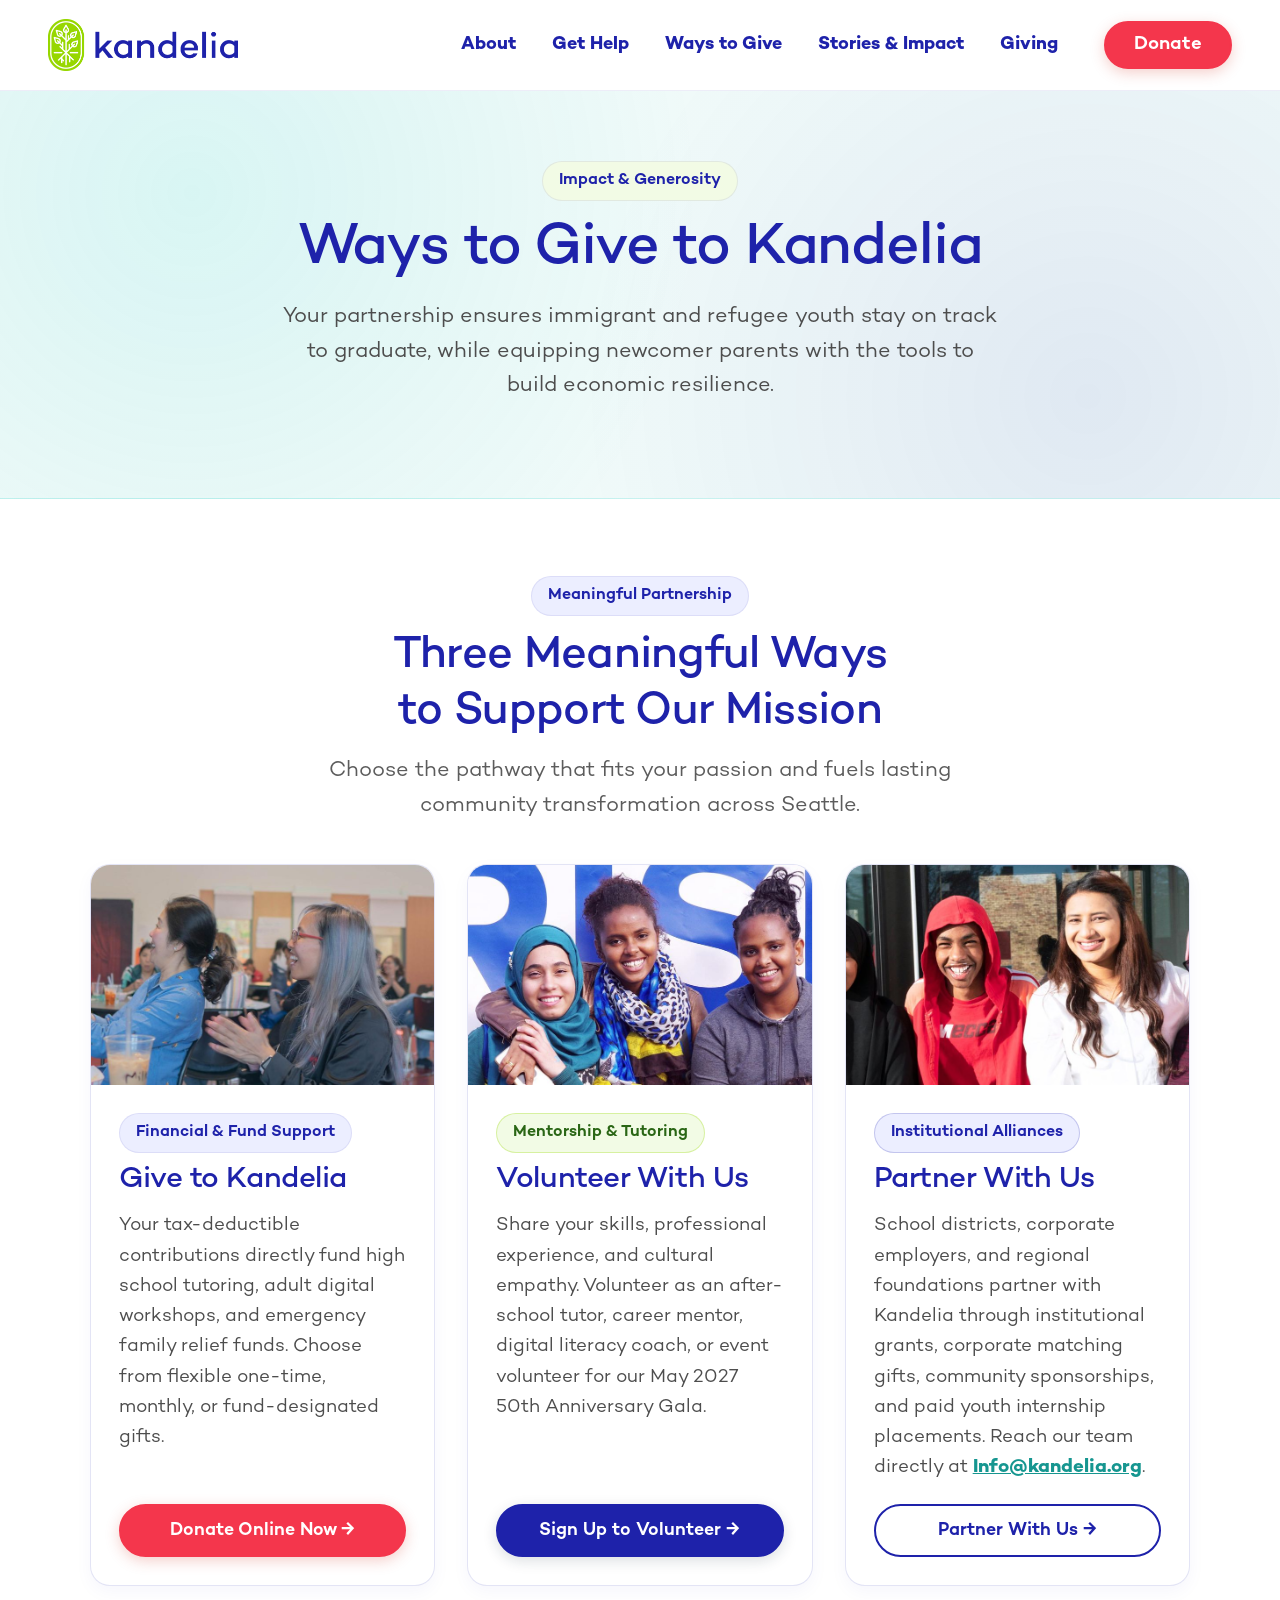
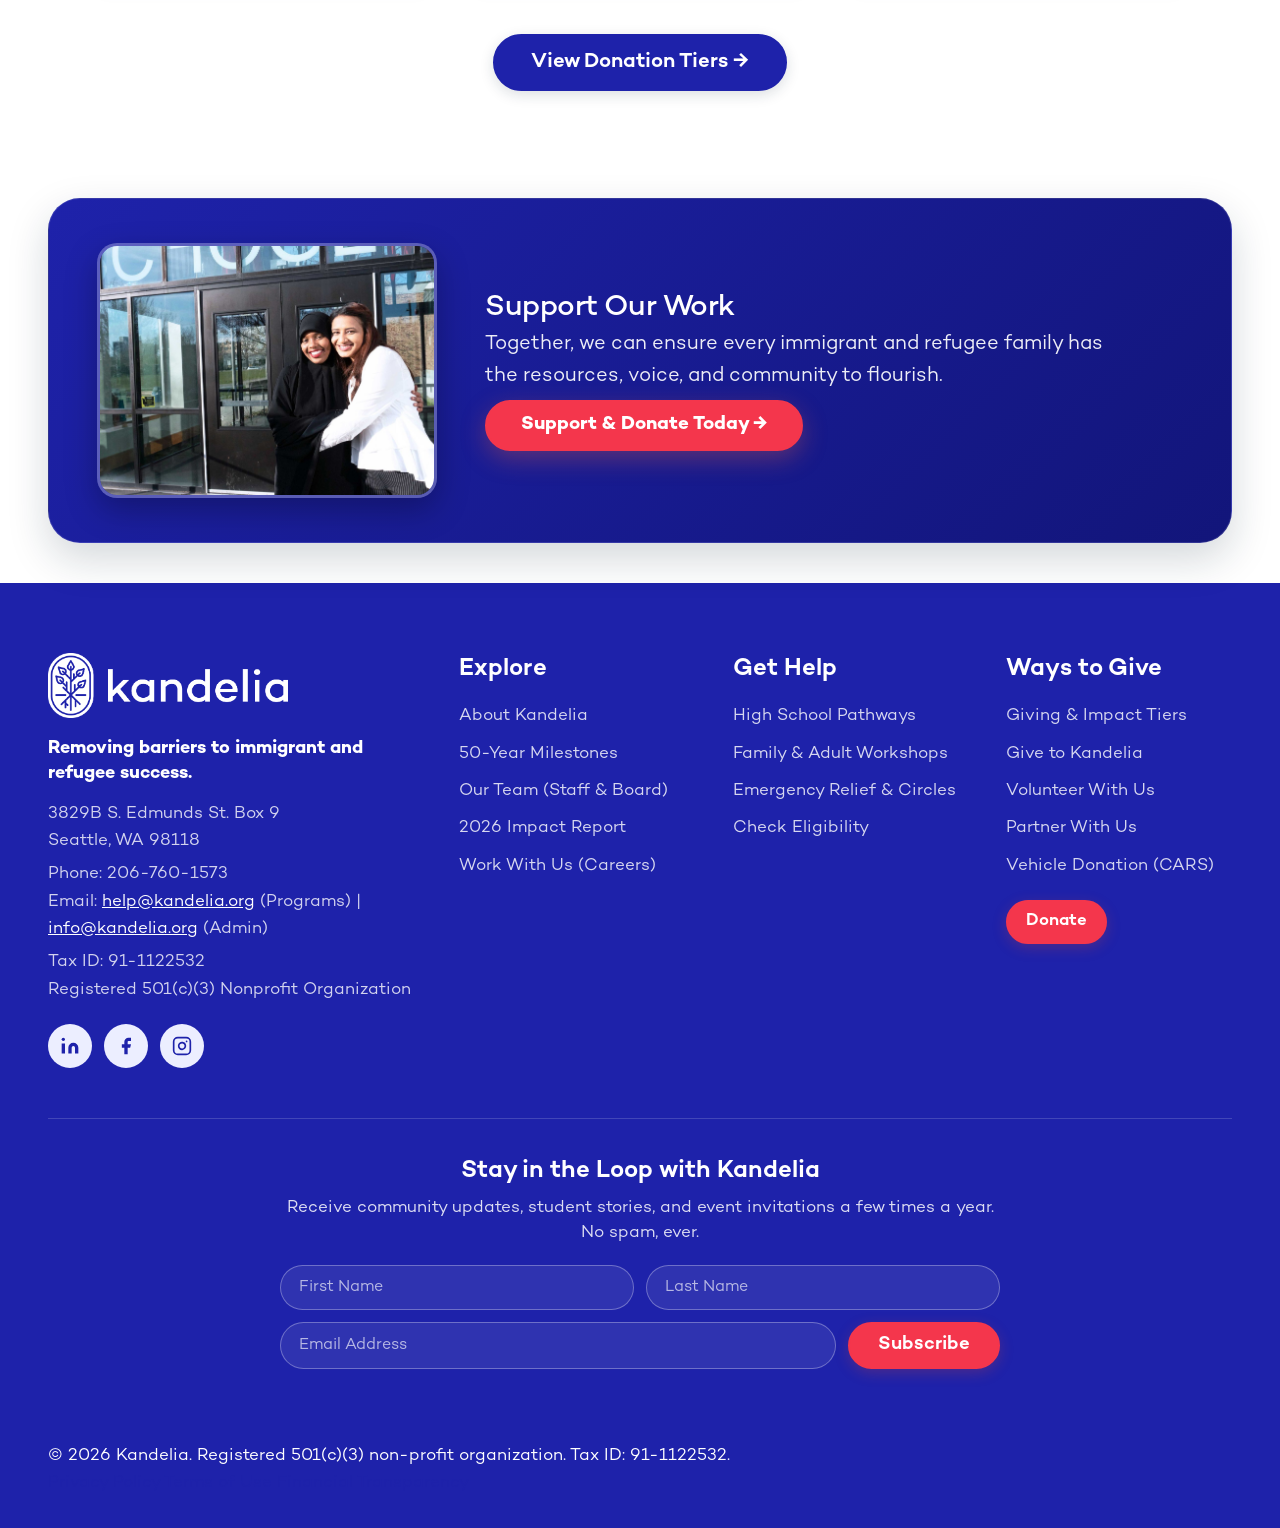
<file: ways-to-give.html>
<!DOCTYPE html>
<html lang="en">
<head>
  <meta charset="UTF-8">
  <meta name="viewport" content="width=device-width, initial-scale=1.0">
  <title>Ways to Give | Kandelia</title>
  <meta name="description" content="Explore flexible pathways to support Kandelia: direct giving, volunteering, and institutional partnerships.">
  <link rel="icon" type="image/png" sizes="64x64" href="assets/favicon.png">
  <link rel="apple-touch-icon" sizes="512x512" href="assets/kandelia_icon_mark.png">
  <link rel="stylesheet" href="styles.css">
</head>
<body>
  <!-- Skip Link for Accessibility -->
  <a href="#main-content" class="skip-link">Skip to main content</a>
  <!-- Global Header -->
  <header class="site-header" role="banner">
    <div class="w header-container">
      <a href="/" class="brand-link" aria-label="Kandelia Home">
        <img src="assets/kandelia_logo_horizontal_no_tag_rgb.png" alt="Kandelia" class="brand-logo" width="220" height="60" style="height:52px; width:auto; display:block;">
      </a>

      <!-- Desktop Navigation Menu -->
      <nav class="main-nav" aria-label="Main Navigation">
        <div class="nav-item">
          <a href="/about" class="nav-link ">About</a>
        </div>
        <div class="nav-item">
          <a href="/get-help" class="nav-link ">Get Help</a>
        </div>
        <div class="nav-item">
          <a href="/ways-to-give" class="nav-link active">Ways to Give</a>
        </div>
        <div class="nav-item">
          <a href="/stories" class="nav-link ">Stories & Impact</a>
        </div>
        <div class="nav-item">
          <a href="/giving" class="nav-link ">Giving</a>
        </div>
      </nav>

      <a class="btn btn-coral" href="https://kandelia-bloom.kindful.com/embeds/75568458-194c-4924-8a1b-de2cd76e4f92" target="_blank" rel="noopener">Donate</a>

      <button class="mobile-toggle" id="mobile-menu-toggle" aria-expanded="false" aria-controls="mobile-navigation-drawer">
        Menu <svg class="icon menu-icon" viewBox="0 0 24 24" fill="none" stroke="currentColor" stroke-width="2.5" stroke-linecap="round" stroke-linejoin="round" aria-hidden="true"><line x1="3" y1="12" x2="21" y2="12"></line><line x1="3" y1="6" x2="21" y2="6"></line><line x1="3" y1="18" x2="21" y2="18"></line></svg>
      </button>
    </div>

    <!-- Mobile Navigation Drawer -->
    <nav class="mobile-nav-drawer" id="mobile-navigation-drawer" aria-label="Mobile Navigation">
      <a href="/" class="">Home</a>
      <a href="/about" class="">About</a>
      <a href="/get-help" class="">Get Help</a>
      <a href="/ways-to-give" class="active">Ways to Give</a>
      <a href="/stories" class="">Stories & Impact</a>
      <a href="/giving" class="">Giving & Impact Tiers</a>
      <a class="btn btn-coral btn-donate" href="https://kandelia-bloom.kindful.com/embeds/75568458-194c-4924-8a1b-de2cd76e4f92" target="_blank" rel="noopener">Donate</a>
    </nav>
  </header>
  <main id="main-content">
      <svg width="0" height="0" style="position:absolute;visibility:hidden;">
    <defs>
      <clipPath id="heart-clip" clipPathUnits="objectBoundingBox">
        <path d="M 0.5, 0.95 C 0.45, 0.90, 0.05, 0.65, 0.02, 0.38 C -0.02, 0.18, 0.12, 0.02, 0.30, 0.02 C 0.40, 0.02, 0.46, 0.08, 0.5, 0.16 C 0.54, 0.08, 0.60, 0.02, 0.70, 0.02 C 0.88, 0.02, 1.02, 0.18, 0.98, 0.38 C 0.95, 0.65, 0.55, 0.90, 0.5, 0.95 Z" />
      </clipPath>
    </defs>
  </svg>

    <!-- PAGE HERO -->
    <section class="inner-hero" id="overview">
      <div class="w inner-hero-content">
        <span class="badge badge-green">Impact & Generosity</span>
        <h1 class="inner-hero-title">Ways to Give to Kandelia</h1>
        <p class="inner-hero-lead">
          Your partnership ensures immigrant and refugee youth stay on track to graduate, while equipping newcomer parents with the tools to build economic resilience.
        </p>
      </div>
    </section>

    <!-- EXACTLY THREE CARDS: GIVE, VOLUNTEER, PARTNER (WITH UPDATED CLIENT LINKS) -->
    <section style="padding:80px 0; background-color:#FFFFFF;">
      <div class="w">
        <div class="section-header text-center" style="max-width:760px; margin:0 auto 48px;">
          <span class="badge badge-teal" style="margin-bottom:12px;">Meaningful Partnership</span>
          <h2>Three Meaningful Ways to Support Our Mission</h2>
          <p class="lead">Choose the pathway that fits your passion and fuels lasting community transformation across Seattle.</p>
        </div>

        <div class="ways-3card-grid">
          <!-- Card 1: Give -->
          <div class="way-3card" id="give">
            <img src="assets/image_4.jpeg" alt="Kandelia family gathering in a collaborative workshop" class="way-3card-img" loading="lazy">
            <div class="way-3card-body">
              <span class="badge badge-teal" style="width:fit-content; margin-bottom:8px;">Financial & Fund Support</span>
              <h3 style="font-size:1.35rem; color:var(--navy); margin-bottom:12px;">Give to Kandelia</h3>
              <p>
                Your tax-deductible contributions directly fund high school tutoring, adult digital workshops, and emergency family relief funds. Choose from flexible one-time, monthly, or fund-designated gifts.
              </p>
              <div style="margin-top:auto;">
                <a href="https://kandelia-bloom.kindful.com/embeds/75568458-194c-4924-8a1b-de2cd76e4f92" target="_blank" rel="noopener noreferrer" class="btn btn-coral">
                  Donate Online Now →
                </a>
              </div>
            </div>
          </div>

          <!-- Card 2: Volunteer (Google Form Link as requested) -->
          <div class="way-3card" id="volunteer">
            <img src="assets/image_3.jpeg" alt="Kandelia high school students smiling with tutors" class="way-3card-img" loading="lazy">
            <div class="way-3card-body">
              <span class="badge badge-sage" style="width:fit-content; margin-bottom:8px;">Mentorship & Tutoring</span>
              <h3 style="font-size:1.35rem; color:var(--navy); margin-bottom:12px;">Volunteer With Us</h3>
              <p>
                Share your skills, professional experience, and cultural empathy. Volunteer as an after-school tutor, career mentor, digital literacy coach, or event volunteer for our May 2027 50th Anniversary Gala.
              </p>
              <div style="margin-top:auto;">
                <a href="https://docs.google.com/forms/d/e/1FAIpQLSeXxISZyibWTeAGMH7MU5rUYerKFk0--B1PB0rmNZNR4c20HQ/viewform" target="_blank" rel="noopener noreferrer" class="btn btn-primary">
                  Sign Up to Volunteer →
                </a>
              </div>
            </div>
          </div>

          <!-- Card 3: Partner (Email to Info@kandelia.org as requested) -->
          <div class="way-3card" id="partner">
            <img src="assets/image_9.jpeg" alt="Community and corporate partners collaborating at Kandelia" class="way-3card-img" loading="lazy">
            <div class="way-3card-body">
              <span class="badge badge-blue" style="width:fit-content; margin-bottom:8px;">Institutional Alliances</span>
              <h3 style="font-size:1.35rem; color:var(--navy); margin-bottom:12px;">Partner With Us</h3>
              <p>
                School districts, corporate employers, and regional foundations partner with Kandelia through institutional grants, corporate matching gifts, community sponsorships, and paid youth internship placements. Reach our team directly at <a href="mailto:Info@kandelia.org" style="color:var(--teal-dark); font-weight:700; text-decoration:underline;">Info@kandelia.org</a>.
              </p>
              <div style="margin-top:auto;">
                <a href="mailto:Info@kandelia.org" class="btn btn-outline open-partner-modal" style="width:100%; text-align:center; display:flex; justify-content:center; align-items:center;" aria-label="Open partnership contact information">
                  Partner With Us →
                </a>
              </div>
            </div>
          </div>
        </div>

        <div style="text-align:center; margin-top:48px;">
          <a class="btn btn-primary btn-lg" href="/giving">View Donation Tiers&nbsp;→</a>
        </div>
      </div>
    </section>

        <!-- Support Our Work CTA Banner (Restored Community Photo with rounded-2xl) -->
    <section class="section-support-banner" id="support-banner">
      <div class="w">
        <div class="support-banner-card">
          <!-- Left Side Visual: Community Photograph with soft rounded corners (rounded-2xl) -->
          <div class="support-banner-photo-col">
            <div class="support-banner-photo-frame">
              <img src="assets/image_1.jpeg" alt="Warm Kandelia community and refugee families" loading="lazy">
            </div>
          </div>

          <!-- Right Content Block -->
          <div class="support-banner-content-col">
            <div class="support-heading-badge-wrap">
              <h3 style="color:#FFFFFF !important;">Support Our Work</h3>
            </div>
            <p class="support-banner-lead" style="color:rgba(255,255,255,0.92) !important;">
              Together, we can ensure every immigrant and refugee family has the resources, voice, and community to flourish.
            </p>
            <div class="support-banner-action">
              <a class="btn btn-coral btn-lg support-donate-pill-btn" href="https://kandelia-bloom.kindful.com/embeds/75568458-194c-4924-8a1b-de2cd76e4f92" target="_blank" rel="noopener">Support &amp; Donate Today&nbsp;→</a>
            </div>
          </div>
        </div>
      </div>
    </section>
  </main>
  <!-- Global Footer -->
  <footer class="site-footer" id="contact" role="contentinfo">
    <div class="w">
      <div class="footer-grid">
        <div class="footer-brand">
          <!-- Plain white logo as shared by Xochilt (Google Drive: 1rX6tPUveHnbeSscp83D18zBBQDMcJrO2), unconstrained horizontal layout, transparent background -->
          <div class="footer-logo-wrap-clean">
            <img src="assets/kandelia_logo_horizontal_no_tag_reverse.png" alt="Kandelia" width="240" height="66" style="width:100%; max-width:240px; height:auto; display:block;">
          </div>
          <div class="footer-tagline">
            Removing barriers to immigrant and refugee success.
          </div>
          <div class="footer-contact-info">
            <p>3829B S. Edmunds St. Box 9<br>Seattle, WA 98118</p>
            <p>Phone: 206-760-1573<br>Email: <a href="mailto:help@kandelia.org" style="color:#fff;">help@kandelia.org</a> (Programs) | <a href="mailto:info@kandelia.org" style="color:#fff;">info@kandelia.org</a> (Admin)</p>
            <p>Tax ID: 91-1122532<br><span style="white-space:nowrap;">Registered 501(c)(3) Nonprofit Organization</span></p>
          </div>
          <div class="newsletter-social-icons" style="margin-top:14px;">
            <a href="https://linkedin.com/company/kandelia" target="_blank" rel="noopener" class="social-circle-btn" aria-label="LinkedIn">
              <svg class="icon" width="20" height="20" viewBox="0 0 24 24" fill="currentColor" style="width:20px;height:20px;flex-shrink:0;"><path d="M16 8a6 6 0 0 1 6 6v7h-4v-7a2 2 0 0 0-2-2 2 2 0 0 0-2 2v7h-4v-7a6 6 0 0 1 6-6z"></path><rect x="2" y="9" width="4" height="12"></rect><circle cx="4" cy="4" r="2"></circle></svg>
            </a>
            <a href="https://facebook.com/kandelia" target="_blank" rel="noopener" class="social-circle-btn" aria-label="Facebook">
              <svg class="icon" width="20" height="20" viewBox="0 0 24 24" fill="currentColor" style="width:20px;height:20px;flex-shrink:0;"><path d="M18 2h-3a5 5 0 0 0-5 5v3H7v4h3v8h4v-8h3l1-4h-4V7a1 1 0 0 1 1-1h3z"></path></svg>
            </a>
            <a href="https://instagram.com/kandelia" target="_blank" rel="noopener" class="social-circle-btn" aria-label="Instagram">
              <svg class="icon" width="20" height="20" viewBox="0 0 24 24" fill="none" stroke="currentColor" stroke-width="2" stroke-linecap="round" stroke-linejoin="round" style="width:20px;height:20px;flex-shrink:0;"><rect x="2" y="2" width="20" height="20" rx="5" ry="5"></rect><path d="M16 11.37A4 4 0 1 1 12.63 8 4 4 0 0 1 16 11.37z"></path><line x1="17.5" y1="6.5" x2="17.51" y2="6.5"></line></svg>
            </a>
          </div>
        </div>

        <div class="footer-col">
          <h4>Explore</h4>
          <ul>
            <li><a href="/about">About Kandelia</a></li>
            <li><a href="/about#history">50-Year Milestones</a></li>
            <li><a href="/about#team">Our Team (Staff & Board)</a></li>
            <li><a href="/about#impact-report">2026 Impact Report</a></li>
            <li><a href="/careers">Work With Us (Careers)</a></li>
          </ul>
        </div>

        <div class="footer-col">
          <h4>Get Help</h4>
          <ul>
            <li><a href="/get-help#high-school">High School Pathways</a></li>
            <li><a href="/get-help#family">Family & Adult Workshops</a></li>
            <li><a href="/get-help#community">Emergency Relief & Circles</a></li>
            <li><a href="/get-help#eligibility">Check Eligibility</a></li>
          </ul>
        </div>

        <div class="footer-col">
          <h4>Ways to Give</h4>
          <ul>
            <li><a href="/giving">Giving & Impact Tiers</a></li>
            <li><a href="/ways-to-give#give">Give to Kandelia</a></li>
            <li><a href="/ways-to-give#volunteer">Volunteer With Us</a></li>
            <li><a href="/ways-to-give#partner">Partner With Us</a></li>
            <li><a href="https://careasy.org/kandelia" target="_blank" rel="noopener noreferrer">Vehicle Donation (CARS)</a></li>
          </ul>
          <div style="margin-top:20px;">
            <a class="btn btn-coral btn-sm" href="https://kandelia-bloom.kindful.com/embeds/75568458-194c-4924-8a1b-de2cd76e4f92" target="_blank" rel="noopener">Donate</a>
          </div>
        </div>
      </div>

      <!-- Stay in the Loop Newsletter Signup (Integrated at bottom of footer across all pages) -->
      <div class="footer-stay-in-loop">
        <div style="max-width:720px; margin:0 auto; text-align:center;">
          <h4 style="font-size:1.35rem; color:#FFFFFF; margin-bottom:8px; font-weight:700;">Stay in the Loop with Kandelia</h4>
          <p style="font-size:0.95rem; color:rgba(255,255,255,0.85); margin-bottom:18px; line-height:1.5;">Receive community updates, student stories, and event invitations a few times a year. No spam, ever.</p>
          <form class="footer-stay-in-loop-form" onsubmit="event.preventDefault(); handleFooterNewsletter(this);">
            <input type="text" name="first_name" class="footer-stay-in-loop-input" placeholder="First Name" required>
            <input type="text" name="last_name" class="footer-stay-in-loop-input" placeholder="Last Name" required>
            <input type="email" name="email" class="footer-stay-in-loop-input" placeholder="Email Address" required>
            <button type="submit" class="btn btn-coral" style="border-radius:30px; padding:12px 28px; font-weight:700; cursor:pointer;">Subscribe</button>
            <div class="footer-newsletter-feedback" role="alert" style="width:100%; text-align:center; margin-top:10px; font-size:0.92rem; min-height:22px;"></div>
          </form>
        </div>
      </div>

      <div class="footer-bottom">
        <div>
          &copy; <span id="copyright-year">2026</span> Kandelia. Registered 501(c)(3) non-profit organization. Tax ID: 91-1122532.
        </div>
        <div class="footer-bottom-links">
          <a href="#privacy-policy" class="open-privacy-modal">Privacy Policy</a>
          <a href="#terms-of-use" class="open-terms-modal">Terms of Use</a>
          <a href="/about#impact-report">Financial Transparency</a>
        </div>
      </div>
    </div>
  </footer>

  <!-- Global Modal Overlay (Accessible pop-ups for bios, stories, and videos) -->
  <div class="modal-overlay" id="global-modal-overlay" aria-hidden="true" role="dialog" aria-modal="true" aria-labelledby="modal-title">
    <div class="modal-dialog">
      <div class="modal-header">
        <h3 id="modal-title">Modal Title</h3>
        <button class="modal-close-btn" id="modal-close-button" aria-label="Close modal">&times;</button>
      </div>
      <div class="modal-body" id="modal-content-area" style="padding: 28px 36px 36px;"></div>
    </div>
  </div>

  <script src="script.js"></script>
</body>
</html>
</file>
<file: styles.css>
/* ==========================================================================
   OFFICIAL KANDELIA BRAND GUIDE TYPOGRAPHY & COLOR SYSTEM
   Extracted directly from Kandelia Brand Guide PDF
   Typography: Campton (Book 400, Medium 500, Bold 700) | Secondary: Arial
   Palette: Pantone 2736C (#1E22AA), Pantone 375C (#97D700),
            Pantone 1787C (#F4364C), Pantone 3252C (#2AD2C9),
            Pantone 7421C (#651D32), Black 70% (#4D4D4D),
            White (#FFFFFF)
   ========================================================================== */

@font-face {
  font-family: 'Campton';
  font-style: normal;
  font-weight: 300;
  font-display: swap;
  src: url('assets/fonts/CamptonLight.otf') format('opentype');
}

@font-face {
  font-family: 'Campton';
  font-style: normal;
  font-weight: 400;
  font-display: swap;
  src: url('assets/fonts/CamptonBook.otf') format('opentype');
}

@font-face {
  font-family: 'Campton';
  font-style: italic;
  font-weight: 400;
  font-display: swap;
  src: url('assets/fonts/CamptonBookItalic.otf') format('opentype');
}

@font-face {
  font-family: 'Campton';
  font-style: normal;
  font-weight: 500;
  font-display: swap;
  src: url('assets/fonts/CamptonMedium.otf') format('opentype');
}

@font-face {
  font-family: 'Campton';
  font-style: italic;
  font-weight: 500;
  font-display: swap;
  src: url('assets/fonts/CamptonMediumItalic.otf') format('opentype');
}

@font-face {
  font-family: 'Campton';
  font-style: normal;
  font-weight: 600;
  font-display: swap;
  src: url('assets/fonts/CamptonSemiBold.otf') format('opentype');
}

@font-face {
  font-family: 'Campton';
  font-style: normal;
  font-weight: 700;
  font-display: swap;
  src: url('assets/fonts/CamptonBold.otf') format('opentype');
}

:root {
  /* Official Brand Palette (Kandelia Brand Guide - Page 9) */
  --blue: #1E22AA;              /* PANTONE 2736C */
  --green: #97D700;             /* PANTONE 375C */
  --coral: #F4364C;             /* PANTONE 1787C */
  --teal: #2AD2C9;              /* PANTONE 3252C */
  --wine: #651D32;              /* PANTONE 7421C */
  --text-dark: #4D4D4D;         /* BLACK 70% */
  --white: #FFFFFF;

  /* Typography (Brand Guide - Page 10) */
  --font-brand: 'Campton', Arial, sans-serif;
  --font-fallback: Arial, sans-serif;

  /* Core Layout Hierarchy */
  --navy: #1E22AA;
  --navy-dark: #12157A;
  --navy-light: #2E33C4;
  --charcoal: #1E293B;
  --text-main: #1E22AA;
  --text-body: #4D4D4D;
  --text-muted: #5C5C5C;
  --text-subtle: #737373;
  --text-inverse: #FFFFFF;

  /* Primary Brand Buttons & Action Accents */
  --coral-hover: #D9233A;
  --coral-soft: #FEECEE;
  --coral-tint: #FEF3F5;

  /* Primary Brand Green (Pantone 375C) */
  --green-dark: #2A6615;
  --green-soft: #F2FBE5;
  --green-tint: #F6FDEB;

  /* Secondary Brand Accents (Pantone 3252C Teal & Pantone 7421C Wine) */
  --teal-dark: #169690;
  --teal-soft: #E6FAF9;
  --teal-tint: #F0FAF9;

  --wine-dark: #4D1224;
  --wine-soft: #F6DCE2;
  --wine-tint: #FAF0F3;

  --blue-soft: #ECEEFF;
  --blue-tint: #F0F2FA;

  /* Soft brand tint replacing non-brand yellow/gold */
  --gold: #2AD2C9;
  --gold-soft: #E6FAF9;

  /* Brand Tints Replacing Beige/Cream */
  --bg-cream: #FFFFFF;
  --bg-sand-light: #F0FAF9;
  --bg-sand: #ECEEFF;
  --bg-white: #FFFFFF;
  --bg-sage-tint: #F2FBE5;
  --bg-sky-tint: #F0FAF9;
  --bg-tint-warm: #FFFFFF;

  /* Subtle Tinted Borders & Dividers */
  --border-light: rgba(30, 34, 170, 0.08);
  --border-medium: rgba(30, 34, 170, 0.14);
  --border-strong: rgba(30, 34, 170, 0.22);
  --border-teal-subtle: rgba(42, 210, 201, 0.28);
  --border-green-subtle: rgba(151, 215, 0, 0.32);
  --border-coral-subtle: rgba(244, 54, 76, 0.22);
  --border-blue-subtle: rgba(30, 34, 170, 0.16);

  --shadow-subtle: 0 4px 16px rgba(30, 34, 170, 0.04);
  --shadow-card: 0 10px 30px rgba(30, 34, 170, 0.06), 0 2px 6px rgba(30, 34, 170, 0.03);
  --shadow-float: 0 20px 48px rgba(30, 34, 170, 0.10), 0 4px 12px rgba(30, 34, 170, 0.04);
  --shadow-modal: 0 25px 60px rgba(10, 23, 36, 0.35);

  --radius-pill: 9999px;
  --radius-badge: 9999px;
  --radius-card: 28px;
  --radius-card-lg: 32px;
  --radius-container: 40px;
  --radius-image: 28px;
  --radius-arch: 36px 36px 120px 36px;

  --space-1: 4px;
  --space-2: 8px;
  --space-3: 12px;
  --space-4: 16px;
  --space-5: 20px;
  --space-6: 24px;
  --space-8: 32px;
  --space-10: 40px;
  --space-12: 48px;
  --space-16: 64px;
  --space-20: 80px;
  --space-24: 96px;

  --transition-fast: 150ms ease;
  --transition-base: 250ms cubic-bezier(0.16, 1, 0.3, 1);
  --transition-smooth: 400ms cubic-bezier(0.16, 1, 0.3, 1);
}

/* ==========================================================================
   STRICT TYPOGRAPHY & FONT WEIGHTS OVERHAUL (Lighter, Cleaner Aesthetic)
   ========================================================================== */
*, *::before, *::after {
  box-sizing: border-box;
  margin: 0;
  padding: 0;
  font-family: var(--font-brand);
}

body {
  font-family: var(--font-brand) !important;
  font-weight: 400 !important;
  color: var(--text-body) !important;
  background-color: #FFFFFF !important;
  line-height: 1.6 !important;
  -webkit-font-smoothing: antialiased;
  -moz-osx-font-smoothing: grayscale;
}

/* Drop heavy/ultra-bold weights. Set headlines to Book/Medium (400/500) */
h1, h2, h3,
.hero-title,
.event-title,
.section-header-center h2,
.section-header-center h3 {
  font-family: var(--font-brand) !important;
  font-weight: 500 !important; /* Campton Medium */
  color: var(--navy) !important;
  letter-spacing: -0.015em !important;
}

/* Subheads to Bold (700) only */
h4, h5, h6,
.subhead,
.board-role,
.staff-role,
.impact-stat-label,
b, strong {
  font-family: var(--font-brand) !important;
  font-weight: 700 !important;
  color: var(--navy);
}

/* Body text, paragraphs, lists to Book (400) */
p, li, .hero-lead, .event-desc, .lead, .details-content {
  font-family: var(--font-brand) !important;
  font-weight: 400 !important;
  color: var(--text-body);
}

/* Buttons and Badges - Clean and legible */
.btn, .badge, .event-meta-pill, .event-ticket-btn, .event-sponsor-btn {
  font-family: var(--font-brand) !important;
  font-weight: 600 !important;
}

/* Drop all 800 weights */
* {
  font-weight: inherit;
}

/* Global SVG line icons normalization */
svg.icon, .icon {
  width: 18px;
  height: 18px;
  min-width: 18px;
  min-height: 18px;
  max-width: 18px;
  max-height: 18px;
  flex-shrink: 0;
  display: inline-block;
  vertical-align: middle;
}

/* ==========================================================================
   SECTION BACKGROUND TINTS (No Default Beige/Cream - 8-15% Brand Tints)
   ========================================================================== */
.section-hero {
  background-color: #F0FAF9 !important; /* Soft Turquoise 9% */
  background-image: radial-gradient(circle at 10% 20%, rgba(151, 215, 0, 0.08) 0%, transparent 40%),
                    radial-gradient(circle at 90% 80%, rgba(42, 210, 201, 0.09) 0%, transparent 40%) !important;
  padding: 60px 0 80px;
  position: relative;
}

.section-event-hero {
  background-color: #F0F2FA !important; /* Soft Blue 6% */
  border-top: 1px solid rgba(30, 34, 170, 0.08) !important;
  border-bottom: 1px solid rgba(30, 34, 170, 0.08) !important;
}

.section-who-we-help {
  background-color: #F0FAF9 !important; /* Soft Mint/Turquoise 8% */
  border-bottom: 1px solid rgba(42, 210, 201, 0.22) !important;
}

.section-impact {
  background-color: #FFFFFF !important; /* Clean White */
  border-bottom: 1px solid rgba(151, 215, 0, 0.25) !important;
}

.section-testimonials {
  background-color: #F4FBE8 !important; /* Soft Green 8% */
  border-bottom: 1px solid rgba(151, 215, 0, 0.22) !important;
}

.section-support-banner {
  background-color: #FFFFFF !important;
  padding: 30px 0 40px !important;
}

.support-banner-card {
  background: linear-gradient(135deg, #1E22AA 0%, #161A8A 100%) !important;
  border: 1px solid rgba(42, 210, 201, 0.3) !important;
}

.section-about {
  background-color: #F0F2FA !important; /* Soft Blue 6% */
  padding: 65px 0 35px !important;
}

.section-get-support {
  background-color: #F0FAF9 !important; /* Soft Turquoise 8% */
  border-bottom: 1px solid rgba(42, 210, 201, 0.18) !important;
  padding: 45px 0 75px !important;
}

.section-get-involved {
  background-color: #F4FBE8 !important; /* Soft Green 8% */
  padding: 70px 0 80px !important;
}

.section-stories {
  background-color: #FFFFFF !important; /* Clean White */
  padding: 80px 0 90px !important;
}

.section-careers {
  background-color: #F0FAF9 !important; /* Soft Turquoise 8% */
  padding: 80px 0 90px !important;
}

.site-footer {
  background-color: #1E22AA !important; /* Official Navy */
  color: #FFFFFF !important;
}

/* ==========================================================================
   COLOR SCRUBBING & BRAND ACCENTS
   ========================================================================== */

/* Scrub Yellow/Gold Tags */
.event-milestone-pill {
  background: #ECEEFF !important; /* Soft brand blue */
  color: #1E22AA !important;
  border: 1px solid rgba(30, 34, 170, 0.20) !important;
}

.badge-gold, .tier-gold-badge {
  background: #ECEEFF !important;
  color: #1E22AA !important;
  border: 1px solid rgba(30, 34, 170, 0.20) !important;
}

.badge-sage {
  background: #F2FBE5 !important;
  color: #2A6615 !important;
  border: 1px solid rgba(151, 215, 0, 0.30) !important;
}

.badge-coral {
  background: #FEECEE !important;
  color: #F4364C !important;
  border: 1px solid rgba(244, 54, 76, 0.25) !important;
}

/* Event section image backing - Dotted/dashed lines removed as per client feedback */
.event-image-backing {
  display: none !important;
  border: none !important;
}

.event-hero-image-wrap {
  border: none !important;
  background: transparent !important;
  border-radius: 28px !important;
}

/* Stat Numbers - Official Brand Colors Only */
.stat-number, .impact-stat-number {
  font-family: var(--font-brand) !important;
  font-weight: 700 !important;
}

.impact-badge-card:nth-child(1) .impact-stat-number { color: #1E22AA !important; }
.impact-badge-card:nth-child(2) .impact-stat-number { color: #97D700 !important; }
.impact-badge-card:nth-child(3) .impact-stat-number { color: #2AD2C9 !important; }
.impact-badge-card:nth-child(4) .impact-stat-number { color: #F4364C !important; }

.stat-item:nth-child(1) .stat-number { color: #1E22AA !important; }
.stat-item:nth-child(2) .stat-number { color: #97D700 !important; }
.stat-item:nth-child(3) .stat-number { color: #2AD2C9 !important; }
.stat-item:nth-child(4) .stat-number { color: #F4364C !important; }

/* Stat card backgrounds */
.stat-card:nth-child(1) { background: #ECEEFF !important; border: 1.5px solid rgba(30, 34, 170, 0.16) !important; }
.stat-card:nth-child(2) { background: #F0FAF9 !important; border: 1.5px solid rgba(42, 210, 201, 0.24) !important; }
.stat-card:nth-child(3) { background: #F4FBE8 !important; border: 1.5px solid rgba(151, 215, 0, 0.24) !important; }
.stat-card:nth-child(4) { background: #FEF3F5 !important; border: 1.5px solid rgba(244, 54, 76, 0.18) !important; }

/* Board Card Avatar Tints */
.board-card:nth-child(1) .board-avatar { background: #ECEEFF !important; color: #1E22AA !important; }
.board-card:nth-child(2) .board-avatar { background: #E6FAF9 !important; color: #14857F !important; }
.board-card:nth-child(3) .board-avatar { background: #F2FBE5 !important; color: #466B00 !important; }
.board-card:nth-child(4) .board-avatar { background: #FEECEE !important; color: #B81B2D !important; }
.board-card:nth-child(5) .board-avatar { background: #ECEEFF !important; color: #1E22AA !important; }
.board-card:nth-child(6) .board-avatar { background: #E6FAF9 !important; color: #14857F !important; }

/* ==========================================================================
   CRITICAL BUG FIXES & LAYOUT CORRECTIONS
   ========================================================================== */

/* Bug 1: Eligibility Box Clean Rendering */
.eligibility-box {
  background: #FFFFFF !important;
  border-radius: 20px !important;
  padding: 24px 28px !important;
  margin-top: 24px !important;
  border: 1px solid var(--border-light) !important;
  margin-bottom: 24px !important;
}

.eligibility-box b {
  display: block !important;
  font-size: 1.05rem !important;
  font-weight: 700 !important;
  color: var(--navy) !important;
  margin-bottom: 10px !important;
}

.eligibility-box ul {
  list-style-type: disc !important;
  list-style-position: outside !important;
  padding-left: 22px !important;
  margin: 10px 0 14px 0 !important;
}

.eligibility-box li {
  display: list-item !important;
  position: static !important;
  line-height: 1.6 !important;
  margin-bottom: 8px !important;
  padding: 0 !important;
  color: var(--text-body) !important;
}

/* Bug 2: Milestones Timeline Badge (No clipping for 2000s) */
.timeline-shape-badge {
  width: 76px !important;
  height: 64px !important;
  min-width: 76px !important;
  display: grid !important;
  place-items: center !important;
  font-size: 1.05rem !important;
  font-weight: 700 !important;
  margin-bottom: 14px !important;
  color: var(--navy) !important;
  padding: 0 4px !important;
  transition: transform var(--transition-fast) !important;
}

/* Bug 6: Board of Directors Vertical Gap */
.board-grid {
  display: grid !important;
  grid-template-columns: repeat(3, 1fr) !important;
  row-gap: 36px !important;
  column-gap: 28px !important;
  margin-bottom: 48px !important;
}

@media (max-width: 1024px) {
  .board-grid {
    grid-template-columns: repeat(2, 1fr) !important;
    row-gap: 32px !important;
    column-gap: 24px !important;
  }
}

@media (max-width: 640px) {
  .board-grid {
    grid-template-columns: 1fr !important;
    row-gap: 24px !important;
  }
}

/* Bug 7: Eliminate empty beige band before Get Support */
.section-about {
  padding: 65px 0 30px !important;
}

.section-get-support {
  padding: 40px 0 75px !important;
}

/* Bug 8: Work With Us Cards - Qualifications full visibility */
.job-card {
  align-items: flex-start !important;
  padding: 32px !important;
}

.job-info {
  flex: 1 !important;
  min-width: 0 !important;
}

.job-info p {
  line-height: 1.6 !important;
  margin-bottom: 10px !important;
}

.job-qualifications {
  font-size: 0.94rem !important;
  color: var(--text-dark) !important;
  background: var(--blue-tint) !important;
  border-left: 3px solid var(--blue) !important;
  padding: 8px 14px !important;
  border-radius: 0 8px 8px 0 !important;
  margin-top: 10px !important;
  line-height: 1.55 !important;
}

/* Footer Logo Clear Space (Brand Guide p.7 - min 24px clear margin) */
.footer-logo-wrap {
  background: #FFFFFF !important;
  padding: 24px 32px !important;
  border-radius: 18px !important;
  display: inline-flex !important;
  align-items: center !important;
  justify-content: center !important;
  width: fit-content !important;
  margin-bottom: 20px !important;
  box-shadow: 0 4px 14px rgba(0,0,0,0.06) !important;
}

.footer-logo-wrap img {
  height: 42px !important;
  width: auto !important;
  display: block !important;
}

/* Client Confirmation Flag Callout */
.client-review-flag {
  display: inline-flex;
  align-items: center;
  gap: 5px;
  background: #FFF8E6;
  color: #875900;
  border: 1px dashed #D4A359;
  border-radius: 9999px;
  padding: 3px 10px;
  font-size: 0.74rem;
  font-weight: 600;
  margin-left: 8px;
  vertical-align: middle;
}


/* ==========================================================================
   OFFICIAL KANDELIA BRAND GUIDE TYPOGRAPHY & COLOR SYSTEM
   Extracted directly from Kandelia Brand Guide PDF
   Typography: Campton (Book 400, Medium 500, Bold 700) | Secondary: Arial
   Palette: Pantone 2736C (#1E22AA), Pantone 375C (#97D700),
            Pantone 1787C (#F4364C), Pantone 3252C (#2AD2C9),
            Pantone 7421C (#651D32), Black 70% (#4D4D4D),
            Pantone 9080 40% (#E5E1D8), White (#FFFFFF)
   ========================================================================== */
















/* ==========================================================================
   GLOBAL SVG ICON NORMALIZATION
   Guarantees all icons have consistent, polite, non-oversized dimensions
   ========================================================================== */
svg.icon,
.icon {
  width: 18px;
  height: 18px;
  min-width: 18px;
  min-height: 18px;
  max-width: 18px;
  max-height: 18px;
  flex-shrink: 0;
  display: inline-block;
  vertical-align: middle;
}
/* ==========================================================================
   Kandelia 2026 Redesign - Design System & Modern CSS Architecture
   Reverse-Engineered & Architected for Accessibility, Warmth, and Community
   ========================================================================== */

/* ==========================================================================
   OFFICIAL KANDELIA BRAND GUIDE TYPOGRAPHY & COLOR SYSTEM
   Extracted directly from Kandelia Brand Guide PDF
   Typography: Campton (Book 400, Medium 500, Bold 700) | Secondary: Arial
   Palette: Pantone 2736C (#1E22AA), Pantone 375C (#97D700),
            Pantone 1787C (#F4364C), Pantone 3252C (#2AD2C9),
            Pantone 7421C (#651D32), Black 70% (#4D4D4D),
            Pantone 9080 40% (#E5E1D8), White (#FFFFFF)
   ========================================================================== */









/* ==========================================================================
   Base Styles & Reset
   ========================================================================== */
*, *::before, *::after {
  box-sizing: border-box;
  margin: 0;
  padding: 0;
}

html {
  font-size: 18px;
  scroll-behavior: smooth;
  scroll-padding-top: 100px;
}

body {
  font-family: var(--font-brand);
  color: var(--text-body);
  color: var(--text-main);
  background-color: var(--bg-cream);
  line-height: 1.6;
  -webkit-font-smoothing: antialiased;
  -moz-osx-font-smoothing: grayscale;
  overflow-x: hidden;
}

img {
  display: block;
  max-width: 100%;
  height: auto;
}

a {
  color: var(--navy);
  text-decoration-skip-ink: auto;
  transition: color var(--transition-fast), opacity var(--transition-fast);
}

a:hover {
  color: var(--coral);
}

/* Focus Visibility & Accessibility */
:focus-visible {
  outline: 3px solid var(--gold) !important;
  outline-offset: 3px !important;
}

.skip-link {
  position: absolute;
  top: -100px;
  left: 20px;
  background: var(--navy);
  color: var(--bg-white);
  padding: 12px 20px;
  font-weight: 700;
  border-radius: var(--radius-pill);
  z-index: 99999;
  transition: top var(--transition-fast);
  text-decoration: none;
}

.skip-link:focus {
  top: 16px;
}

.sr-only {
  position: absolute;
  width: 1px;
  height: 1px;
  padding: 0;
  margin: -1px;
  overflow: hidden;
  clip: rect(0, 0, 0, 0);
  white-space: nowrap;
  border: 0;
}

/* Container Width */
.w {
  width: 100%;
  max-width: 1240px;
  margin-left: auto;
  margin-right: auto;
  padding-left: 28px;
  padding-right: 28px;
}

.w-narrow {
  max-width: 960px;
  margin-left: auto;
  margin-right: auto;
  padding-left: 24px;
  padding-right: 24px;
}

/* Headings */
h1, h2, h3, h4, h5, h6 {
  color: var(--navy);
  font-weight: 700;
  line-height: 1.25;
}

h1 {
  font-size: clamp(34px, 4.5vw, 54px);
  letter-spacing: -0.02em;
}

h2 {
  font-size: clamp(28px, 3.2vw, 42px);
  letter-spacing: -0.015em;
  margin-bottom: 16px;
}

h3 {
  font-size: clamp(22px, 2.2vw, 28px);
  letter-spacing: -0.01em;
}

h4 {
  font-size: 20px;
}

p {
  color: var(--text-muted);
  font-size: 1.05rem;
  line-height: 1.65;
}

.lead {
  font-size: clamp(1.1rem, 1.4vw, 1.25rem);
  color: var(--text-muted);
  line-height: 1.6;
  max-width: 760px;
}

/* ==========================================================================
   Buttons & Pills (Client Requirement 1.B - Full Pill 9999px)
   ========================================================================== */
.btn {
  display: inline-flex;
  align-items: center;
  justify-content: center;
  gap: 10px;
  padding: 13px 28px;
  font-weight: 700;
  font-size: 1.05rem;
  line-height: 1;
  text-decoration: none;
  border-radius: var(--radius-pill);
  border: 2px solid transparent;
  cursor: pointer;
  transition: all var(--transition-base);
  white-space: nowrap;
}

.btn .icon {
  width: 18px;
  height: 18px;
  transition: transform var(--transition-fast);
}

.btn:hover .icon.chevron,
.btn:hover .icon {
  transform: translateX(3px);
}

.btn-primary {
  background-color: var(--navy);
  color: var(--bg-white);
  border-color: var(--navy);
  box-shadow: 0 4px 14px rgba(18, 38, 58, 0.15);
}

.btn-primary:hover {
  background-color: var(--navy-light);
  border-color: var(--navy-light);
  color: var(--bg-white);
  transform: translateY(-2px);
  box-shadow: 0 6px 18px rgba(18, 38, 58, 0.22);
}

.btn-coral,
.btn-donate {
  background-color: var(--coral);
  color: var(--bg-white);
  border-color: var(--coral);
  box-shadow: 0 4px 14px rgba(217, 69, 50, 0.25);
}

.btn-coral:hover,
.btn-donate:hover {
  background-color: var(--coral-hover);
  border-color: var(--coral-hover);
  color: var(--bg-white);
  transform: translateY(-2px);
  box-shadow: 0 8px 22px rgba(217, 69, 50, 0.35);
}

.btn-outline {
  background-color: transparent;
  color: var(--navy);
  border-color: var(--navy);
}

.btn-outline:hover {
  background-color: rgba(18, 38, 58, 0.06);
  color: var(--navy-dark);
  transform: translateY(-2px);
}

.btn-outline-white {
  background-color: transparent;
  color: var(--bg-white);
  border-color: var(--bg-white);
}

.btn-outline-white:hover {
  background-color: var(--bg-white);
  color: var(--navy);
}

.btn-sm {
  padding: 8px 18px;
  font-size: 0.95rem;
}

.btn-lg {
  padding: 16px 36px;
  font-size: 1.15rem;
}

/* Badges & Chips */
.badge {
  display: inline-flex;
  align-items: center;
  gap: 8px;
  padding: 6px 16px;
  font-size: 0.9rem;
  font-weight: 700;
  border-radius: var(--radius-badge);
  background: var(--bg-sand);
  color: var(--navy);
  border: 1px solid var(--border-light);
}

.badge-sage {
  background: var(--bg-sage-tint);
  color: var(--navy);
  border-color: rgba(141, 199, 63, 0.3);
}

.badge-green {
  background: var(--green-soft);
  color: var(--navy); /* WCAG AAA - dark text on green tint */
}

.badge-coral {
  background: var(--coral-soft);
  color: var(--coral);
}

.badge-gold {
  background: var(--gold-soft);
  color: #2AD2C9 !important;
}

/* ==========================================================================
   Global Utility Bar (Client Requirement 2.Global)
   ========================================================================== */
.util-bar {
  background-color: var(--navy);
  color: var(--bg-white);
  font-size: 0.9rem;
  border-bottom: 1px solid rgba(255, 255, 255, 0.1);
  position: relative;
  z-index: 1010;
}

.util-bar .w {
  display: flex;
  align-items: center;
  justify-content: flex-end;
  gap: 24px;
  height: 42px;
}

.util-bar a {
  color: rgba(255, 255, 255, 0.92);
  text-decoration: none;
  display: inline-flex;
  align-items: center;
  gap: 6px;
}

.util-bar a:hover {
  color: var(--bg-white);
  text-decoration: underline;
}

.util-bar .icon {
  width: 15px;
  height: 15px;
}

.lang-selector {
  display: inline-flex;
  align-items: center;
  gap: 8px;
  background: rgba(255, 255, 255, 0.12);
  padding: 4px 10px;
  border-radius: var(--radius-pill);
}

.lang-selector label {
  display: inline-flex;
  align-items: center;
  gap: 6px;
  font-size: 0.85rem;
  color: rgba(255, 255, 255, 0.9);
  cursor: pointer;
}

.lang-selector select {
  background: transparent;
  color: var(--bg-white);
  border: none;
  font-family: inherit;
  font-size: 0.85rem;
  font-weight: 700;
  cursor: pointer;
  outline: none;
  padding-right: 4px;
}

.lang-selector select option {
  background: var(--navy);
  color: var(--bg-white);
}

/* ==========================================================================
   Header & Navigation (Client Requirement 2.Global - Round logo, Donate pill)
   ========================================================================== */
.site-header {
  background-color: var(--bg-white);
  border-bottom: 1px solid var(--border-light);
  position: sticky;
  top: 0;
  z-index: 1000;
  transition: box-shadow var(--transition-base), background-color var(--transition-base);
}

.site-header.scrolled {
  box-shadow: 0 8px 24px rgba(18, 38, 58, 0.08);
}

.header-container {
  display: flex;
  align-items: center;
  justify-content: space-between;
  height: 90px;
  gap: 32px;
}

.brand-link {
  display: flex;
  align-items: center;
  gap: 12px;
  text-decoration: none;
  flex-shrink: 0;
}

.brand-logo {
  height: 52px;
  width: auto;
  object-fit: contain;
  transition: transform var(--transition-base);
}

.brand-link:hover .brand-logo {
  transform: scale(1.03);
}

/* Desktop Navigation */
.main-nav {
  display: flex;
  align-items: center;
  gap: 8px;
  margin-left: auto;
}

.nav-item {
  position: relative;
}

.nav-link {
  display: inline-flex;
  align-items: center;
  gap: 6px;
  padding: 10px 14px;
  color: var(--navy);
  font-weight: 700;
  font-size: 1rem;
  text-decoration: none;
  border-radius: var(--radius-pill);
  transition: background-color var(--transition-fast), color var(--transition-fast);
}

.nav-link:hover,
.nav-link:focus {
  background-color: var(--bg-sand);
  color: var(--navy-dark);
}

.nav-link .icon.chevron {
  width: 14px;
  height: 14px;
  transition: transform var(--transition-fast);
}

.nav-item:hover .nav-link .icon.chevron,
.nav-item:focus-within .nav-link .icon.chevron {
  transform: rotate(180deg);
}

/* Dropdown Menu */
.dropdown-menu {
  position: absolute;
  top: 100%;
  left: 0;
  min-width: 220px;
  background: var(--bg-white);
  border-radius: 20px;
  padding: 10px;
  box-shadow: var(--shadow-float);
  border: 1px solid var(--border-light);
  opacity: 0;
  visibility: hidden;
  transform: translateY(10px);
  transition: all var(--transition-fast);
  z-index: 1050;
  list-style: none;
}

.nav-item:hover .dropdown-menu,
.nav-item:focus-within .dropdown-menu {
  opacity: 1;
  visibility: visible;
  transform: translateY(4px);
}

.dropdown-link {
  display: block;
  padding: 10px 16px;
  color: var(--navy);
  text-decoration: none;
  font-size: 0.95rem;
  font-weight: 700;
  border-radius: 12px;
  transition: background-color var(--transition-fast), color var(--transition-fast);
}

.dropdown-link:hover {
  background-color: var(--bg-sand);
  color: var(--coral);
}

/* Mobile Toggle */
.mobile-toggle {
  display: none;
  background: transparent;
  border: 2px solid var(--navy);
  color: var(--navy);
  font-family: inherit;
  font-size: 1rem;
  font-weight: 700;
  padding: 8px 16px;
  border-radius: var(--radius-pill);
  cursor: pointer;
  align-items: center;
  gap: 8px;
}

/* Mobile Drawer */
.mobile-nav-drawer {
  display: none;
  background: var(--bg-white);
  border-top: 1px solid var(--border-light);
  padding: 20px 24px 30px;
  box-shadow: 0 10px 20px rgba(18, 38, 58, 0.08);
}

.mobile-nav-drawer.open {
  display: block;
}

.mobile-nav-drawer a {
  display: block;
  padding: 12px 0;
  font-size: 1.15rem;
  font-weight: 700;
  color: var(--navy);
  text-decoration: none;
  border-bottom: 1px solid var(--border-light);
}

.mobile-nav-drawer .mobile-sublink {
  padding-left: 20px;
  font-size: 1rem;
  font-weight: 400;
  color: var(--text-muted);
}

.mobile-nav-drawer .btn-donate {
  margin-top: 20px;
  width: 100%;
}

/* ==========================================================================
   Organic Decorative Elements & Background Blobs (Client Requirement 1.B)
   ========================================================================== */
.organic-bg {
  position: relative;
  overflow: hidden;
}

.organic-blob {
  position: absolute;
  border-radius: 50% 40% 60% 45% / 45% 55% 45% 55%;
  filter: blur(40px);
  pointer-events: none;
  z-index: 0;
  opacity: 0.65;
  transition: transform 12s ease-in-out infinite alternate;
}

.blob-sage {
  background: rgba(141, 199, 63, 0.18);
}

.blob-sand {
  background: rgba(235, 225, 205, 0.55);
}

.blob-sky {
  background: rgba(195, 222, 227, 0.35);
}

.blob-coral {
  background: rgba(224, 90, 71, 0.08);
}

/* ==========================================================================
   Section 1: Home - Hero Section (Client Requirement 1.C, 2.1)
   Light/soft background, organic arch frame, natural text flow around photo
   ========================================================================== */
.section-hero {
  background-color: #FAF8F5;
  background-image: radial-gradient(circle at 10% 20%, rgba(151, 215, 0, 0.08) 0%, transparent 40%),
                    radial-gradient(circle at 90% 80%, rgba(42, 210, 201, 0.09) 0%, transparent 40%);
  padding: 60px 0 80px;
  position: relative;
}

.hero-grid {
  display: grid;
  grid-template-columns: 1.15fr 0.85fr;
  gap: 48px;
  align-items: center;
  position: relative;
  z-index: 1;
}

.hero-content {
  max-width: 650px;
}

.hero-badge-container {
  margin-bottom: 20px;
}

.hero-title {
  margin-bottom: 22px;
  color: var(--navy);
  font-size: clamp(36px, 4.2vw, 56px);
  line-height: 1.16;
}

.hero-lead {
  font-size: clamp(1.15rem, 1.4vw, 1.3rem);
  color: var(--charcoal);
  line-height: 1.68;
  margin-bottom: 34px;
}

.hero-actions {
  display: flex;
  flex-wrap: wrap;
  gap: 16px;
  align-items: center;
}

/* Hero Media Composition */
.hero-media-wrapper {
  position: relative;
  display: flex;
  justify-content: center;
}

.hero-image-frame {
  position: relative;
  border-radius: var(--radius-arch);
  overflow: hidden;
  box-shadow: var(--shadow-float);
  border: 4px solid var(--bg-white);
  background: var(--bg-sand);
  aspect-ratio: 4 / 3.5;
  width: 100%;
  max-width: 520px;
}

.hero-image-frame img {
  width: 100%;
  height: 100%;
  object-fit: cover;
  object-position: 60% 30%;
  transition: transform var(--transition-smooth);
}

.hero-image-frame:hover img {
  transform: scale(1.03);
}

/* Floating Overlapping Card (Treehouse for kids reference) */
.floating-stat-card {
  position: absolute;
  bottom: -24px;
  left: -20px;
  background: var(--bg-white);
  border-radius: var(--radius-card);
  padding: 16px 24px;
  box-shadow: var(--shadow-float);
  border: 1px solid var(--border-light);
  display: flex;
  align-items: center;
  gap: 16px;
  z-index: 2;
  animation: floatSlow 6s ease-in-out infinite;
}

.floating-stat-badge {
  width: 52px;
  height: 52px;
  border-radius: var(--radius-pill);
  background: var(--green-soft);
  color: var(--navy);
  display: grid;
  place-items: center;
  font-size: 24px;
  flex-shrink: 0;
}

.floating-stat-text b {
  display: block;
  font-size: 1.25rem;
  color: var(--navy);
  line-height: 1.2;
}

.floating-stat-text span {
  font-size: 0.88rem;
  color: var(--text-muted);
}

@keyframes floatSlow {
  0%, 100% { transform: translateY(0); }
  50% { transform: translateY(-8px); }
}

/* ==========================================================================
   Section 1: Event Banner - Sip & Celebrate 50 Years (Client Requirement 2.1)
   Floating rounded card overlapping section boundary
   ========================================================================== */
/* ==========================================================================
   50th Anniversary Celebration (May 2027) - Strict 2-Column Redesign
   Combines Design 1's clean 50/50 split alignment with Design 2's warm minimal
   palette, layered image container on the right, and centered sponsor row.
   ========================================================================== */
.event-banner-section {
  position: relative;
  z-index: 10;
  margin-top: -30px; /* Seamless overlap with hero */
  margin-bottom: 60px;
}

.event-card {
  background: #FFFDF9;
  border-radius: var(--radius-card-lg);
  padding: 52px;
  box-shadow: 0 10px 30px rgba(18, 38, 58, 0.06);
  border: 1px solid var(--border-light);
  display: flex;
  flex-direction: column;
  gap: 44px;
  position: relative;
  overflow: hidden;
}

/* 1. Strict 2-Column Split Grid (50% Left / 50% Right) */
.event-2col-grid {
  display: grid;
  grid-template-columns: 0.95fr 1.05fr;
  gap: 48px;
  align-items: center;
  width: 100%;
}

/* LEFT COLUMN: All Content & CTAs stacked vertically with clean left-alignment */
.event-content-col {
  display: flex;
  flex-direction: column;
  align-items: flex-start;
  text-align: left;
}

/* 1.1 Top Pill Badge (soft warm cream pill with muted gold text) */
.event-milestone-pill {
  display: inline-flex;
  align-items: center;
  background: #ECEEFF !important;
  color: #1E22AA !important;
  border: 1px solid rgba(30, 34, 170, 0.20) !important;
  font-size: 0.85rem;
  font-weight: 700;
  padding: 6px 16px;
  border-radius: var(--radius-pill);
  margin-bottom: 14px;
  letter-spacing: 0.02em;
}

/* 1.2 Heading in deep navy/charcoal (#12263A) */
.event-title {
  color: #12263A;
  font-size: clamp(28px, 2.8vw, 38px);
  font-weight: 500 !important;
  line-height: 1.22;
  margin: 0 0 16px 0;
}

/* 1.3 Description Paragraph */
.event-desc {
  font-size: 1.05rem;
  color: var(--text-body) !important;
  line-height: 1.6;
  margin: 0 0 22px 0;
  max-width: 580px;
}

/* 1.4 Event Metadata Pills (horizontal flex-wrap row directly below paragraph) */
.event-meta-row {
  display: flex;
  flex-wrap: wrap;
  gap: 10px;
  margin-bottom: 28px;
}

.event-meta-pill {
  display: inline-flex;
  align-items: center;
  gap: 8px;
  padding: 8px 18px;
  background: #F0F2FA;
  color: #1E22AA;
  border-radius: var(--radius-pill);
  font-size: 0.9rem;
  font-weight: 600;
  border: 1px solid rgba(30, 34, 170, 0.12);
}

/* 1.5 CTA Buttons (Side-by-side in SAME Left Column directly below pills) */
.event-cta-row {
  display: flex;
  align-items: center;
  gap: 16px;
  flex-wrap: wrap;
}

.event-ticket-btn {
  background-color: #E05A47 !important;
  color: #FFFFFF !important;
  border: 1.5px solid #E05A47 !important;
  border-radius: var(--radius-pill) !important;
  padding: 13px 28px !important;
  font-size: 1rem !important;
  font-weight: 700 !important;
  box-shadow: 0 4px 14px rgba(224, 90, 71, 0.28) !important;
  transition: transform var(--transition-base), box-shadow var(--transition-base) !important;
  text-decoration: none !important;
  display: inline-flex !important;
  align-items: center !important;
  gap: 8px !important;
}

.event-ticket-btn:hover {
  transform: translateY(-2px);
  box-shadow: 0 8px 20px rgba(224, 90, 71, 0.38) !important;
}

.event-sponsor-btn {
  background-color: transparent !important;
  color: #12263A !important;
  border: 1.5px solid #12263A !important;
  border-radius: var(--radius-pill) !important;
  padding: 13px 28px !important;
  font-size: 1rem !important;
  font-weight: 700 !important;
  transition: all var(--transition-base) !important;
  text-decoration: none !important;
  display: inline-flex !important;
  align-items: center !important;
}

.event-sponsor-btn:hover {
  background-color: #12263A !important;
  color: #FFFFFF !important;
  transform: translateY(-2px);
}

/* 2. RIGHT COLUMN: Layered Image Container (From Design 2) */
.event-image-col {
  display: flex;
  justify-content: center;
  align-items: center;
  position: relative;
  width: 100%;
}

.event-layered-image-wrap {
  position: relative;
  width: 100%;
  max-width: 460px;
  aspect-ratio: 16 / 11;
  display: flex;
  align-items: center;
  justify-content: center;
  margin: 12px 6px;
}

/* Soft warm yellow/gold card backing with dashed border */
.event-image-backing {
  position: absolute;
  inset: -10px;
  background: #FDF3C7;
  border: 2px dashed #D4A359;
  border-radius: 28px;
  z-index: 0;
  transform: rotate(-2.5deg);
  transition: transform var(--transition-base);
}

.event-layered-image-wrap:hover .event-image-backing {
  transform: rotate(1.5deg) scale(1.02);
}

/* Rounded photograph inside */
.event-image-frame {
  position: relative;
  z-index: 1;
  width: 100%;
  height: 100%;
  border-radius: 20px;
  overflow: hidden;
  border: 4px solid #FFFFFF;
  box-shadow: 0 12px 30px rgba(18, 38, 58, 0.12);
}

.event-image-frame img {
  width: 100%;
  height: 100%;
  object-fit: cover;
  object-position: center 55%; /* Preserves youth & Seattle skyline vista */
  display: block;
  transition: transform var(--transition-smooth);
}

.event-layered-image-wrap:hover .event-image-frame img {
  transform: scale(1.03);
}

/* Floating white pill badge at bottom-left corner */
.event-gala-pill {
  position: absolute;
  bottom: -10px;
  left: 20px;
  z-index: 3;
  background: #FFFFFF;
  color: #12263A;
  font-size: 0.9rem;
  font-weight: 700;
  padding: 8px 18px;
  border-radius: var(--radius-pill);
  box-shadow: 0 8px 20px rgba(18, 38, 58, 0.14);
  border: 1px solid rgba(18, 38, 58, 0.08);
  display: inline-flex;
  align-items: center;
  gap: 6px;
  white-space: nowrap;
}

/* 3. Clean Centered Sponsor Row (From Design 1) */
.event-sponsors-section {
  border-top: 1px solid var(--border-light);
  padding-top: 32px;
  margin-top: 8px;
  text-align: center;
  display: flex;
  flex-direction: column;
  align-items: center;
  gap: 16px;
  width: 100%;
}

.event-sponsors-label {
  font-size: 0.95rem;
  font-weight: 700;
  color: #64748B;
  margin: 0;
}

.event-sponsors-boxes {
  display: flex;
  justify-content: center;
  align-items: center;
  gap: 14px;
  flex-wrap: wrap;
  width: 100%;
}

.sponsor-dashed-box {
  padding: 9px 20px;
  background: #FAF7F2;
  border: 1.5px dashed #CBD5E1;
  border-radius: 16px;
  font-size: 0.88rem;
  font-weight: 700;
  color: #475569;
  display: inline-flex;
  align-items: center;
  justify-content: center;
  transition: all var(--transition-fast);
}

.sponsor-dashed-box:hover {
  background: #FFFFFF;
  border-color: #94A3B8;
  color: #12263A;
  transform: translateY(-2px);
}

/* ==========================================================================
   Section 1: Who We Help (2-Column Split: Youth & Families)
   ========================================================================== */
.section-who-we-help {
  padding: 80px 0 90px;
  background-color: #F0FAF9;
  border-bottom: 1px solid rgba(42, 210, 201, 0.22);
  border-radius: var(--radius-container);
  margin: 0 16px;
}

.section-header-center {
  text-align: center;
  max-width: 780px;
  margin: 0 auto 50px;
}

.section-header-center h2 {
  margin-bottom: 12px;
}

.who-grid {
  display: grid;
  grid-template-columns: 1fr 1fr;
  gap: 40px;
}

.program-column-card {
  background: var(--bg-sand-light);
  border-radius: var(--radius-card-lg);
  padding: 36px;
  border: 1px solid var(--border-light);
  display: flex;
  flex-direction: column;
  transition: transform var(--transition-base), box-shadow var(--transition-base);
}

.program-column-card:hover {
  transform: translateY(-4px);
  box-shadow: var(--shadow-card);
}

.program-card-image {
  border-radius: var(--radius-image);
  overflow: hidden;
  aspect-ratio: 16 / 9;
  margin-bottom: 24px;
}

.program-card-image img {
  width: 100%;
  height: 100%;
  object-fit: cover;
  transition: transform var(--transition-smooth);
}

.program-column-card:hover .program-card-image img {
  transform: scale(1.03);
}

.program-column-card h3 {
  margin-bottom: 12px;
}

.program-column-card > p {
  margin-bottom: 24px;
}

/* Accordion details */
.styled-details {
  border-bottom: 1px solid var(--border-medium);
  margin-bottom: 8px;
}

.styled-details:first-of-type {
  border-top: 1px solid var(--border-medium);
}

.styled-summary {
  padding: 16px 0;
  font-size: 1.1rem;
  font-weight: 700;
  color: var(--navy);
  cursor: pointer;
  list-style: none;
  display: flex;
  justify-content: space-between;
  align-items: center;
  user-select: none;
}

.styled-summary::-webkit-details-marker {
  display: none;
}

.styled-summary .acc-icon {
  width: 28px;
  height: 28px;
  border-radius: var(--radius-pill);
  background: rgba(18, 38, 58, 0.06);
  display: grid;
  place-items: center;
  font-size: 1.2rem;
  color: var(--navy);
  transition: transform var(--transition-fast), background-color var(--transition-fast);
}

.styled-details[open] .styled-summary .acc-icon {
  transform: rotate(45deg);
  background: var(--coral);
  color: var(--bg-white);
}

.details-content {
  padding: 0 0 16px;
  color: var(--text-muted);
  font-size: 1rem;
  line-height: 1.6;
}

.eligibility-box {
  background: var(--bg-white);
  border-radius: 20px;
  padding: 22px;
  margin-top: 28px;
  border: 1px solid var(--border-light);
  margin-bottom: 24px;
}

.eligibility-box b {
  display: block;
  font-size: 1.05rem;
  color: var(--navy);
  margin-bottom: 8px;
}

.eligibility-box ul {
  padding-left: 20px;
  margin-bottom: 12px;
  color: var(--text-muted);
}

.eligibility-box li {
  margin-bottom: 6px;
}

/* ==========================================================================
   Section 1: Our Impact (Client Requirement 1.A, 2.1 - NO heavy blue walls)
   Muted, soft warm sand/sage background, refined non-glaring pill badges
   ========================================================================== */
.section-impact {
  padding: 90px 0;
  background-color: #FFFFFF;
  border-bottom: 1px solid rgba(151, 215, 0, 0.25);
  position: relative;
  overflow: hidden;
}

.impact-header {
  text-align: center;
  max-width: 800px;
  margin: 0 auto 50px;
}

.impact-badges-grid {
  display: grid;
  grid-template-columns: repeat(4, 1fr);
  gap: 24px;
  margin-bottom: 48px;
}

.impact-badge-card {
  background: var(--bg-white);
  border-radius: var(--radius-card);
  padding: 32px 24px;
  text-align: center;
  box-shadow: var(--shadow-card);
  border: 1px solid var(--border-light);
  display: flex;
  flex-direction: column;
  align-items: center;
  justify-content: center;
  transition: transform var(--transition-base), box-shadow var(--transition-base);
}

.impact-badge-card:hover {
  transform: translateY(-6px);
  box-shadow: var(--shadow-float);
}

.impact-stat-number {
  font-size: clamp(40px, 4vw, 54px);
  font-weight: 700;
  line-height: 1.1;
  color: var(--navy);
  margin-bottom: 8px;
  display: inline-block;
}

.impact-badge-card:nth-child(1) .impact-stat-number { color: #1E22AA !important; }
.impact-badge-card:nth-child(2) .impact-stat-number { color: #97D700 !important; }
.impact-badge-card:nth-child(3) .impact-stat-number { color: #2AD2C9 !important; }
.impact-badge-card:nth-child(4) .impact-stat-number { color: var(--coral); }

.impact-stat-label {
  font-size: 1.05rem;
  font-weight: 700;
  color: var(--navy);
  margin-bottom: 6px;
}

.impact-stat-sub {
  font-size: 0.9rem;
  color: var(--text-muted);
}

/* ==========================================================================
   Section 1: In Their Words Carousel (Client Requirement 1.A, 2.1)
   Auto-scrolling, light warm background, pause on hover, manual controls
   ========================================================================== */
.section-testimonials {
  padding: 80px 0 90px;
  background-color: #F4FBE8;
  border-bottom: 1px solid rgba(151, 215, 0, 0.22);
  border-radius: var(--radius-container);
  margin: 0 16px;
  position: relative;
}

.carousel-container {
  position: relative;
  max-width: 900px;
  margin: 0 auto;
}

.carousel-track-wrapper {
  overflow: hidden;
  border-radius: var(--radius-card-lg);
  background: var(--bg-white);
  box-shadow: var(--shadow-card);
  border: 1px solid var(--border-light);
  padding: 50px 60px;
  min-height: 300px;
}

.carousel-slide {
  display: none;
  animation: fadeIn 400ms ease;
}

.carousel-slide.active {
  display: block;
}

@keyframes fadeIn {
  from { opacity: 0; transform: translateY(8px); }
  to { opacity: 1; transform: translateY(0); }
}

.testimonial-quote {
  font-size: clamp(1.2rem, 1.8vw, 1.45rem);
  line-height: 1.6;
  color: var(--navy);
  font-weight: 400;
  margin-bottom: 24px;
  position: relative;
  padding-left: 32px;
  border-left: 5px solid var(--green);
}

.testimonial-author-block {
  display: flex;
  align-items: center;
  gap: 16px;
  padding-left: 32px;
}

.author-avatar {
  width: 50px;
  height: 50px;
  border-radius: var(--radius-pill);
  background: var(--bg-sand);
  display: grid;
  place-items: center;
  font-weight: 700;
  color: var(--navy);
  font-size: 1.1rem;
}

.author-info b {
  display: block;
  font-size: 1.1rem;
  color: var(--navy);
}

.author-info span {
  font-size: 0.95rem;
  color: var(--text-muted);
}

/* Carousel Controls */
.carousel-controls {
  display: flex;
  align-items: center;
  justify-content: center;
  gap: 20px;
  margin-top: 32px;
}

.carousel-btn {
  width: 44px;
  height: 44px;
  border-radius: var(--radius-pill);
  background: var(--bg-white);
  border: 2px solid var(--navy);
  color: var(--navy);
  display: grid;
  place-items: center;
  cursor: pointer;
  transition: all var(--transition-fast);
}

.carousel-btn:hover {
  background: var(--navy);
  color: var(--bg-white);
}

.carousel-dots {
  display: flex;
  gap: 10px;
}

.carousel-dot {
  width: 12px;
  height: 12px;
  border-radius: var(--radius-pill);
  background: var(--border-medium);
  border: none;
  cursor: pointer;
  transition: all var(--transition-fast);
}

.carousel-dot.active {
  width: 32px;
  background: var(--navy);
}

/* ==========================================================================
   Section 1: Support Our Work Banner (Client Requirement 2.1)
   ========================================================================== */
/* ==========================================================================
   SUPPORT OUR WORK CTA BANNER (Strict Header-Aligned Container & Heart Mask)
   Outer bounds align 100% with header navigation logo & Donate button
   ========================================================================== */
.section-support-banner {
  padding: 40px 0;
  background: transparent;
  margin: 0;
}

.support-banner-card {
  background: linear-gradient(135deg, var(--navy) 0%, #12157A 100%);
  color: var(--bg-white);
  border-radius: var(--radius-card-lg);
  padding: 44px 48px;
  box-shadow: 0 16px 40px rgba(18, 38, 58, 0.18);
  position: relative;
  overflow: hidden;
  border: 1px solid rgba(255, 255, 255, 0.1);
  display: grid;
  grid-template-columns: minmax(300px, 360px) 1fr;
  gap: 48px;
  align-items: center;
}

/* Left Side Visual: Heart-Shaped Image Mask & Floating Accents */
.support-heart-visual-col {
  display: flex;
  justify-content: center;
  align-items: center;
  position: relative;
}

.support-heart-composition {
  position: relative;
  width: 100%;
  max-width: 330px;
  aspect-ratio: 1 / 1;
  display: flex;
  align-items: center;
  justify-content: center;
}

/* Decorative Ambient Heart Backdrop */
.support-heart-backdrop {
  position: absolute;
  inset: -8px;
  background: linear-gradient(135deg, rgba(244, 54, 76, 0.45) 0%, rgba(42, 210, 201, 0.50) 100%);
  -webkit-clip-path: url(#heart-clip);
  clip-path: url(#heart-clip);
  transform: rotate(-4deg) scale(1.06);
  transition: transform var(--transition-base);
  z-index: 0;
}

.support-banner-card:hover .support-heart-backdrop {
  transform: rotate(3deg) scale(1.1);
}

/* Prominent Organic Heart Photo */
.support-heart-main {
  position: relative;
  z-index: 1;
  width: 100%;
  height: 100%;
  -webkit-clip-path: url(#heart-clip);
  clip-path: url(#heart-clip);
  overflow: hidden;
  filter: drop-shadow(0 10px 24px rgba(0, 0, 0, 0.3));
}

.support-heart-main img {
  width: 100%;
  height: 100%;
  object-fit: cover;
  object-position: center 40%;
  display: block;
  transition: transform var(--transition-smooth);
}

.support-banner-card:hover .support-heart-main img {
  transform: scale(1.05);
}

/* Floating Heart-Shaped Photo Badges */
















  50% { transform: translateY(-6px) rotate(3deg); }
}


  50% { transform: translateY(-5px) rotate(-3deg); }
}

/* Right / Adjacent Content Block */
.support-banner-content-col {
  display: flex;
  flex-direction: column;
  gap: 16px;
}

.support-heading-badge-wrap {
  display: flex;
  align-items: center;
  gap: 12px;
  flex-wrap: wrap;
}

.support-heading-badge-wrap h3 {
  color: var(--bg-white);
  font-size: clamp(26px, 2.8vw, 36px);
  margin: 0;
  line-height: 1.2;
}



.support-banner-lead {
  color: rgba(255, 255, 255, 0.92);
  font-size: 1.12rem;
  line-height: 1.6;
  margin: 0;
  max-width: 620px;
}

.support-banner-action {
  margin-top: 8px;
}

.support-donate-pill-btn {
  border-radius: var(--radius-pill) !important;
  padding: 14px 34px !important;
  font-size: 1.05rem !important;
  font-weight: 700 !important;
  display: inline-flex !important;
  align-items: center !important;
  gap: 10px !important;
  box-shadow: 0 8px 24px rgba(224, 90, 71, 0.35) !important;
  transition: transform var(--transition-base), box-shadow var(--transition-base) !important;
}

.support-donate-pill-btn:hover {
  transform: translateY(-3px) scale(1.02);
  box-shadow: 0 12px 30px rgba(224, 90, 71, 0.45) !important;
}

/* Responsive Stacking */
@media (max-width: 900px) {
  .support-banner-card {
    grid-template-columns: 1fr;
    gap: 36px;
    padding: 36px 24px;
    text-align: center;
  }

  .support-heart-composition {
    max-width: 270px;
  }

  .support-heading-badge-wrap {
    justify-content: center;
  }

  .support-banner-content-col {
    align-items: center;
  }

  
}

/* ==========================================================================
   Section 2: About Us (Newly Expanded: History, Work, Team)
   Sub-navigation tabs, Video embed, Timeline, 3-Card Grid, Staff & Board
   ========================================================================== */
.section-about {
  padding: 80px 0 100px;
  background-color: var(--bg-cream);
}

.about-subnav {
  display: flex;
  justify-content: center;
  gap: 12px;
  margin-bottom: 60px;
  flex-wrap: wrap;
}

.about-subnav-btn {
  padding: 12px 28px;
  font-size: 1.05rem;
  font-weight: 700;
  border-radius: var(--radius-pill);
  background: var(--bg-white);
  color: var(--navy);
  border: 1px solid var(--border-medium);
  cursor: pointer;
  transition: all var(--transition-fast);
  text-decoration: none;
}

.about-subnav-btn.active,
.about-subnav-btn:hover {
  background: var(--navy);
  color: var(--bg-white);
  border-color: var(--navy);
  box-shadow: 0 4px 12px rgba(18, 38, 58, 0.15);
}

.about-block {
  margin-bottom: 100px;
}

/* Part 1: Our History */
.mission-restate-box {
  background: var(--bg-white);
  border-radius: var(--radius-card);
  padding: 36px 40px;
  border-left: 6px solid var(--green);
  box-shadow: var(--shadow-subtle);
  margin-bottom: 40px;
}

.mission-restate-box h3 {
  font-size: 1.5rem;
  color: var(--navy);
  margin-bottom: 8px;
}

/* Video Embed Container */
.video-embed-container {
  background: var(--navy-dark);
  border-radius: var(--radius-card-lg);
  overflow: hidden;
  position: relative;
  aspect-ratio: 16 / 9;
  box-shadow: var(--shadow-card);
  margin-bottom: 48px;
  cursor: pointer;
  border: 4px solid var(--bg-white);
}

.video-poster-img {
  width: 100%;
  height: 100%;
  object-fit: cover;
  opacity: 0.75;
  transition: transform var(--transition-smooth), opacity var(--transition-base);
}

.video-embed-container:hover .video-poster-img {
  transform: scale(1.03);
  opacity: 0.85;
}

.video-play-overlay {
  position: absolute;
  inset: 0;
  display: flex;
  flex-direction: column;
  align-items: center;
  justify-content: center;
  gap: 16px;
  color: var(--bg-white);
  z-index: 2;
  text-align: center;
  padding: 20px;
}

.play-circle {
  width: 76px;
  height: 76px;
  border-radius: var(--radius-pill);
  background: var(--coral);
  color: var(--bg-white);
  display: grid;
  place-items: center;
  box-shadow: 0 8px 24px rgba(217, 69, 50, 0.4);
  transition: transform var(--transition-fast), background-color var(--transition-fast);
}

.video-embed-container:hover .play-circle {
  transform: scale(1.12);
  background: var(--coral-hover);
}

.play-circle .icon {
  width: 32px;
  height: 32px;
  margin-left: 4px;
}

.video-caption {
  font-size: 1.25rem;
  font-weight: 700;
  max-width: 600px;
  text-shadow: 0 2px 8px rgba(0, 0, 0, 0.6);
}

/* Core Truths Narrative */
.core-truths-box {
  background: var(--bg-sand);
  border-radius: var(--radius-card);
  padding: 40px;
  margin-bottom: 60px;
  border: 1px solid var(--border-light);
}

.core-truths-box h3 {
  font-size: 1.6rem;
  margin-bottom: 16px;
}

.core-truths-box p {
  font-size: 1.1rem;
  line-height: 1.7;
  color: var(--charcoal);
  margin-bottom: 16px;
}

/* Interactive Visual Timeline */
.timeline-container {
  display: grid;
  grid-template-columns: repeat(4, 1fr);
  gap: 24px;
  position: relative;
}

.timeline-card {
  background: var(--bg-white);
  border-radius: var(--radius-card);
  padding: 30px 24px;
  border: 1px solid var(--border-light);
  box-shadow: var(--shadow-subtle);
  position: relative;
  transition: transform var(--transition-base), box-shadow var(--transition-base);
}

.timeline-card:hover {
  transform: translateY(-6px);
  box-shadow: var(--shadow-card);
}

.timeline-year {
  font-size: 2.2rem;
  font-weight: 700;
  color: var(--coral);
  line-height: 1;
  margin-bottom: 12px;
}

.timeline-card h4 {
  font-size: 1.15rem;
  margin-bottom: 10px;
  color: var(--navy);
}

.timeline-card p {
  font-size: 0.95rem;
  line-height: 1.55;
  color: var(--text-muted);
}

/* Part 2: Our Work (3-Column Rounded Card Grid) */
.our-work-grid {
  display: grid;
  grid-template-columns: repeat(3, 1fr);
  gap: 32px;
}

.work-card {
  background: var(--bg-white);
  border-radius: var(--radius-card);
  overflow: hidden;
  box-shadow: var(--shadow-subtle);
  border: 1px solid var(--border-light);
  display: flex;
  flex-direction: column;
  transition: transform var(--transition-base), box-shadow var(--transition-base);
}

.work-card:hover {
  transform: translateY(-6px);
  box-shadow: var(--shadow-card);
}

.work-card-img {
  aspect-ratio: 16 / 10;
  width: 100%;
  overflow: hidden;
}

.work-card-img img {
  width: 100%;
  height: 100%;
  object-fit: cover;
  transition: transform var(--transition-smooth);
}

.work-card:hover .work-card-img img {
  transform: scale(1.04);
}

.work-card-body {
  padding: 32px 28px;
  flex: 1;
  display: flex;
  flex-direction: column;
}

.work-card-body h3 {
  font-size: 1.35rem;
  margin-bottom: 12px;
}

.work-card-body p {
  font-size: 1rem;
  color: var(--text-muted);
  line-height: 1.6;
  margin-bottom: 20px;
}

.work-bullets {
  padding-left: 20px;
  color: var(--text-muted);
  margin-top: auto;
}

.work-bullets li {
  margin-bottom: 6px;
  font-size: 0.95rem;
}

/* Part 3: Our Team (Staff & Board) */
.staff-hero-banner {
  background: var(--bg-white);
  border-radius: var(--radius-card-lg);
  overflow: hidden;
  box-shadow: var(--shadow-card);
  border: 1px solid var(--border-light);
  margin-bottom: 60px;
}

.staff-hero-image {
  aspect-ratio: 21 / 9;
  width: 100%;
  overflow: hidden;
}

.staff-hero-image img {
  width: 100%;
  height: 100%;
  object-fit: cover;
  object-position: center 35%;
}

.staff-hero-text {
  padding: 36px 40px;
}

.staff-hero-text h3 {
  font-size: 1.6rem;
  margin-bottom: 12px;
}

.staff-hero-text p {
  font-size: 1.1rem;
  line-height: 1.7;
}

/* Staff Grid */
.staff-grid {
  display: grid;
  grid-template-columns: repeat(4, 1fr);
  gap: 24px;
  margin-bottom: 80px;
}

.staff-card {
  background: var(--bg-white);
  border-radius: var(--radius-card);
  padding: 28px 24px;
  border: 1px solid var(--border-light);
  box-shadow: var(--shadow-subtle);
  text-align: center;
  display: flex;
  flex-direction: column;
  align-items: center;
  height: 100%;
}

.staff-card h4 {
  font-size: 1.15rem;
  margin-bottom: 4px;
  min-height: 2.4rem;
  display: flex;
  align-items: center;
  justify-content: center;
}

.staff-role {
  font-size: 0.95rem;
  color: var(--coral);
  font-weight: 700;
  margin-bottom: 8px;
  min-height: 2.2rem;
  display: flex;
  align-items: center;
  justify-content: center;
}

.staff-languages {
  font-size: 0.85rem;
  color: var(--text-muted);
  margin-bottom: 12px;
  min-height: 1.8rem;
}

.staff-card p {
  font-size: 0.9rem;
  color: var(--navy);
  line-height: 1.5;
  flex: 1;
}

.staff-avatar {
  width: 72px;
  height: 72px;
  border-radius: var(--radius-pill);
  background: var(--bg-sage-tint);
  color: var(--navy);
  font-weight: 700;
  font-size: 1.5rem;
  display: grid;
  place-items: center;
  margin: 0 auto 16px;
}

.staff-card h4 {
  font-size: 1.15rem;
  margin-bottom: 4px;
}

.staff-role {
  font-size: 0.95rem;
  color: var(--coral);
  font-weight: 700;
  margin-bottom: 8px;
}

.staff-languages {
  font-size: 0.85rem;
  color: var(--text-subtle);
  margin-bottom: 12px;
}

.staff-card p {
  font-size: 0.9rem;
  line-height: 1.5;
}

/* Board Responsive Grid (Scales for 7 to 15 members) */
.board-section-title {
  display: flex;
  align-items: center;
  justify-content: space-between;
  gap: 20px;
  margin-bottom: 30px;
  flex-wrap: wrap;
}

.board-grid {
  display: grid;
  grid-template-columns: repeat(3, 1fr);
  gap: 24px;
  margin-bottom: 48px;
}

.board-card {
  background: var(--bg-white);
  border-radius: var(--radius-card);
  padding: 28px;
  border: 1px solid var(--border-light);
  box-shadow: var(--shadow-subtle);
  display: flex;
  flex-direction: column;
  align-items: center;
  text-align: center;
  transition: transform var(--transition-base), box-shadow var(--transition-base);
}

.board-card:hover {
  transform: translateY(-4px);
  box-shadow: var(--shadow-card);
}

.board-avatar {
  width: 80px;
  height: 80px;
  border-radius: var(--radius-pill);
  display: grid;
  place-items: center;
  font-weight: 700;
  font-size: 1.5rem;
  color: var(--bg-white);
  margin-bottom: 16px;
  box-shadow: 0 4px 12px rgba(18, 38, 58, 0.12);
}

.board-name {
  font-size: 1.2rem;
  color: var(--navy);
  margin-bottom: 4px;
}

.board-role {
  font-size: 0.95rem;
  font-weight: 700;
  color: var(--coral);
  margin-bottom: 4px;
}

.board-tenure {
  font-size: 0.85rem;
  color: var(--text-subtle);
  margin-bottom: 18px;
}

.board-bio-btn {
  margin-top: auto;
  width: 100%;
}

/* Board CTA Callout Box */
.board-cta-card {
  background: var(--bg-sand);
  border-radius: var(--radius-card);
  padding: 36px 40px;
  display: flex;
  align-items: center;
  justify-content: space-between;
  gap: 32px;
  border: 1px solid var(--border-medium);
  margin-bottom: 70px;
  flex-wrap: wrap;
}

.board-cta-text h3 {
  font-size: 1.4rem;
  margin-bottom: 6px;
}

.board-cta-text p {
  font-size: 1.05rem;
}

/* ==========================================================================
   Section 3: Get Support (High School & Family Programs)
   Top Anchor Cards, Flexible 4-Card Grids, Eligibility Checklists
   ========================================================================== */
.section-get-support {
  padding: 80px 0 100px;
  background-color: #F0F2FA;
  border-bottom: 1px solid rgba(30, 34, 170, 0.1);
}

.support-anchor-grid {
  display: grid;
  grid-template-columns: 1fr 1fr;
  gap: 32px;
  margin-bottom: 70px;
}

.support-anchor-card {
  background: var(--bg-sand-light);
  border-radius: var(--radius-card-lg);
  padding: 40px;
  text-decoration: none;
  color: var(--navy);
  border: 2px solid transparent;
  box-shadow: var(--shadow-subtle);
  display: flex;
  align-items: center;
  justify-content: space-between;
  gap: 24px;
  transition: all var(--transition-base);
}

.support-anchor-card:hover {
  border-color: var(--navy);
  transform: translateY(-4px);
  box-shadow: var(--shadow-card);
}

.support-anchor-info h3 {
  font-size: 1.6rem;
  margin-bottom: 8px;
}

.support-anchor-info p {
  color: var(--text-muted);
}

.support-anchor-arrow {
  width: 52px;
  height: 52px;
  border-radius: var(--radius-pill);
  background: var(--navy);
  color: var(--bg-white);
  display: grid;
  place-items: center;
  font-size: 1.4rem;
  flex-shrink: 0;
  transition: transform var(--transition-fast);
}

.support-anchor-card:hover .support-anchor-arrow {
  transform: translateX(4px);
  background: var(--coral);
}

/* 4-Card Programs Grid */
.programs-block {
  margin-bottom: 80px;
  padding-top: 20px;
}

.programs-4grid {
  display: grid;
  grid-template-columns: repeat(4, 1fr);
  gap: 24px;
  margin-bottom: 32px;
}

.subprogram-card {
  background: var(--bg-sand);
  border-radius: var(--radius-card);
  padding: 28px 24px;
  border: 1px solid var(--border-light);
  display: flex;
  flex-direction: column;
}

.subprogram-badge {
  font-size: 0.85rem;
  font-weight: 700;
  color: var(--coral);
  margin-bottom: 8px;
  display: block;
}

.subprogram-card h4 {
  font-size: 1.2rem;
  margin-bottom: 10px;
}

.subprogram-card p {
  font-size: 0.95rem;
  line-height: 1.55;
  color: var(--text-muted);
}

.subprogram-visual-card {
  border-radius: var(--radius-card);
  overflow: hidden;
  position: relative;
  border: 1px solid var(--border-light);
}

.subprogram-visual-card img {
  width: 100%;
  height: 100%;
  object-fit: cover;
}

.visual-card-caption {
  position: absolute;
  bottom: 0;
  inset-inline: 0;
  background: linear-gradient(0deg, rgba(10, 23, 36, 0.9) 0%, transparent 100%);
  color: var(--bg-white);
  padding: 24px 20px 18px;
  font-size: 0.95rem;
  font-weight: 700;
}

/* ==========================================================================
   Section 4: Get Involved (3 Expandable Cards, Captcha Newsletter, Snapshot)
   ========================================================================== */
.section-get-involved {
  padding: 80px 0 100px;
  background-color: var(--bg-cream);
}

.involved-3grid {
  display: grid;
  grid-template-columns: repeat(3, 1fr);
  gap: 32px;
  margin-bottom: 70px;
  align-items: start;
}

.action-card {
  background: var(--bg-white);
  border-radius: var(--radius-card-lg);
  padding: 36px 30px;
  border: 1px solid var(--border-light);
  box-shadow: var(--shadow-subtle);
  display: flex;
  flex-direction: column;
  transition: transform var(--transition-base), box-shadow var(--transition-base);
}

.action-card:hover {
  transform: translateY(-4px);
  box-shadow: var(--shadow-card);
}

.action-card.card-give {
  border-top: 6px solid var(--coral);
}

.action-card.card-volunteer {
  border-top: 6px solid var(--navy);
}

.action-card.card-partner {
  border-top: 6px solid var(--green);
}

.action-card h3 {
  font-size: 1.6rem;
  margin-bottom: 12px;
}

.action-card > p {
  color: var(--text-muted);
  font-size: 1.05rem;
  margin-bottom: 24px;
}

.action-card-btn {
  margin-top: 24px;
  width: 100%;
}

/* Newsletter Signup with Human-Check Captcha */
.newsletter-card {
  background: var(--bg-white);
  border-radius: var(--radius-card-lg);
  padding: 44px;
  box-shadow: var(--shadow-card);
  border: 1px solid var(--border-light);
  display: grid;
  grid-template-columns: 1fr 1fr;
  gap: 48px;
  align-items: center;
  margin-bottom: 70px;
}

.newsletter-info h3 {
  font-size: 1.8rem;
  margin-bottom: 8px;
}

.newsletter-social-icons {
  display: flex;
  gap: 12px;
  margin-top: 20px;
}

.social-circle-btn {
  width: 44px;
  height: 44px;
  border-radius: var(--radius-pill);
  background: var(--bg-sand);
  color: var(--navy);
  display: grid;
  place-items: center;
  text-decoration: none;
  transition: all var(--transition-fast);
}

.social-circle-btn:hover {
  background: var(--navy);
  color: var(--bg-white);
  transform: translateY(-2px);
}

.social-circle-btn .icon {
  width: 20px;
  height: 20px;
}

/* Captcha Widget */
.captcha-container {
  background: var(--bg-sand-light);
  border: 1px solid var(--border-medium);
  border-radius: 16px;
  padding: 14px 18px;
  display: flex;
  align-items: center;
  justify-content: space-between;
  margin-bottom: 16px;
  user-select: none;
}

.captcha-checkbox-wrap {
  display: flex;
  align-items: center;
  gap: 14px;
  cursor: pointer;
}

.captcha-checkbox {
  width: 28px;
  height: 28px;
  border-radius: 8px;
  border: 2px solid #8D99AE;
  background: var(--bg-white);
  display: grid;
  place-items: center;
  cursor: pointer;
  transition: all var(--transition-fast);
}

.captcha-checkbox.verified {
  background: var(--green);
  border-color: var(--green);
  color: var(--navy);
}

.captcha-checkbox.verifying {
  border-color: var(--gold);
  border-top-color: transparent;
  animation: spin 600ms linear infinite;
  border-radius: 50%;
}

@keyframes spin {
  to { transform: rotate(360deg); }
}

.captcha-label {
  font-size: 0.95rem;
  font-weight: 700;
  color: var(--navy);
}

.captcha-badge-tag {
  display: flex;
  flex-direction: column;
  align-items: center;
  color: var(--text-subtle);
  font-size: 0.75rem;
}

.newsletter-form-row {
  display: flex;
  gap: 10px;
}

.newsletter-input {
  flex: 1;
  padding: 14px 20px;
  font-size: 1rem;
  font-family: inherit;
  border: 2px solid var(--border-medium);
  border-radius: var(--radius-pill);
  outline: none;
  background: var(--bg-white);
}

.newsletter-input:focus {
  border-color: var(--navy);
}

.newsletter-feedback {
  margin-top: 10px;
  font-size: 0.9rem;
  font-weight: 700;
  display: none;
}

.newsletter-feedback.success {
  display: block;
  color: var(--green-dark);
}

.newsletter-feedback.error {
  display: block;
  color: var(--coral);
}

/* ==========================================================================
   Section 5: Stories & Impact (Pinned Report Card, Stories Grid, In-Page Reader)
   ========================================================================== */
.section-stories {
  padding: 80px 0 100px;
  background-color: var(--bg-white);
}

.pinned-report-card {
  background: linear-gradient(135deg, var(--bg-sand-light) 0%, var(--bg-white) 100%);
  border-radius: var(--radius-card-lg);
  padding: 44px;
  border: 1px solid var(--border-light);
  box-shadow: var(--shadow-card);
  display: grid;
  grid-template-columns: 260px 1fr;
  gap: 40px;
  align-items: center;
  margin-bottom: 70px;
}

.report-cover-box {
  background: var(--navy);
  color: var(--bg-white);
  border-radius: 20px;
  padding: 32px 24px;
  display: flex;
  flex-direction: column;
  justify-content: space-between;
  min-height: 240px;
  box-shadow: var(--shadow-card);
}

.report-cover-box b {
  font-size: 1.5rem;
  line-height: 1.25;
}

.report-cover-box span {
  font-size: 0.9rem;
  color: rgba(255, 255, 255, 0.75);
}

.report-details-body h3 {
  font-size: 1.7rem;
  margin-bottom: 12px;
}

.report-datapoints {
  list-style: none;
  margin: 16px 0 24px;
}

.report-datapoints li {
  padding: 8px 0;
  border-bottom: 1px solid var(--border-light);
  color: var(--text-muted);
  display: flex;
  align-items: center;
  gap: 10px;
}

.report-datapoints .icon.check {
  color: var(--green-dark);
  width: 18px;
  height: 18px;
}

/* 4 Stories Grid */
.stories-grid {
  display: grid;
  grid-template-columns: repeat(4, 1fr);
  gap: 24px;
}

.story-card {
  background: var(--bg-cream);
  border-radius: var(--radius-card);
  overflow: hidden;
  border: 1px solid var(--border-light);
  display: flex;
  flex-direction: column;
  cursor: pointer;
  transition: transform var(--transition-base), box-shadow var(--transition-base);
}

.story-card:hover {
  transform: translateY(-6px);
  box-shadow: var(--shadow-card);
}

.story-card-img {
  aspect-ratio: 1 / 1;
  width: 100%;
  overflow: hidden;
}

.story-card-img img {
  width: 100%;
  height: 100%;
  object-fit: cover;
  transition: transform var(--transition-smooth);
}

.story-card:hover .story-card-img img {
  transform: scale(1.04);
}

.story-card-body {
  padding: 22px 20px;
  flex: 1;
  display: flex;
  flex-direction: column;
}

.story-card-body .badge {
  margin-bottom: 10px;
  align-self: flex-start;
  font-size: 0.78rem;
  padding: 4px 10px;
  height: 26px;
  display: inline-flex;
  align-items: center;
  white-space: nowrap;
}

.story-card-body h4 {
  font-size: 1.18rem;
  line-height: 1.35;
  margin-bottom: 8px;
  min-height: 3.2rem;
  display: flex;
  align-items: flex-start;
}

.story-card-body p {
  font-size: 0.93rem;
  color: var(--text-muted);
  line-height: 1.5;
  margin-bottom: 16px;
  flex: 1;
}

/* Polished, compact inline arrow link with hover slide */
.story-read-link {
  margin-top: auto;
  font-size: 0.92rem;
  font-weight: 700;
  color: var(--coral);
  display: inline-flex;
  align-items: center;
  gap: 8px;
  white-space: nowrap;
  padding-top: 14px;
  border-top: 1px dashed rgba(18, 38, 58, 0.1);
  transition: color var(--transition-fast), gap var(--transition-fast);
}

.story-read-link .icon,
.story-read-link svg {
  width: 16px !important;
  height: 16px !important;
  min-width: 16px !important;
  min-height: 16px !important;
  max-width: 16px !important;
  max-height: 16px !important;
  stroke: currentColor;
  stroke-width: 2.2;
  flex-shrink: 0;
  transition: transform var(--transition-fast);
}

.story-card:hover .story-read-link {
  color: var(--navy);
  gap: 12px;
}

.story-card:hover .story-read-link .icon,
.story-card:hover .story-read-link svg {
  transform: translateX(4px);
}

/* ==========================================================================
   Section 6: Work With Us / Careers (Client Requirement 2.6)
   Interactive categorized tabs/accordion: Staff, Contracted, Youth, Board
   ========================================================================== */
.section-careers {
  padding: 80px 0 100px;
  background-color: #F0FAF9;
}

.careers-tabs {
  display: flex;
  gap: 12px;
  margin-bottom: 36px;
  flex-wrap: wrap;
}

.careers-tab-btn {
  padding: 12px 26px;
  font-size: 1rem;
  font-weight: 700;
  border-radius: var(--radius-pill);
  background: var(--bg-white);
  border: 1px solid var(--border-medium);
  color: var(--navy);
  cursor: pointer;
  transition: all var(--transition-fast);
}

.careers-tab-btn.active,
.careers-tab-btn:hover {
  background: var(--navy);
  color: var(--bg-white);
  border-color: var(--navy);
}

.careers-panel {
  display: none;
}

.careers-panel.active {
  display: block;
}

.job-card {
  background: var(--bg-white);
  border-radius: var(--radius-card);
  padding: 32px 36px;
  border: 1px solid var(--border-light);
  box-shadow: var(--shadow-subtle);
  margin-bottom: 24px;
  display: flex;
  justify-content: space-between;
  align-items: center;
  gap: 28px;
  flex-wrap: wrap;
}

.job-info h4 {
  font-size: 1.35rem;
  margin-bottom: 8px;
}

.job-meta-pills {
  display: flex;
  gap: 10px;
  margin-bottom: 12px;
  flex-wrap: wrap;
}

.job-info p {
  max-width: 720px;
  font-size: 1rem;
  margin-bottom: 10px;
}

/* ==========================================================================
   Modals (Board Bio, Story Reader, Video Player)
   Smooth backdrop, focus trapped, ESC close, accessible
   ========================================================================== */
.modal-overlay {
  position: fixed;
  inset: 0;
  background: rgba(10, 23, 36, 0.65);
  backdrop-filter: blur(6px);
  display: flex;
  align-items: center;
  justify-content: center;
  z-index: 9999;
  opacity: 0;
  visibility: hidden;
  transition: all var(--transition-base);
  padding: 20px;
}

.modal-overlay.open {
  opacity: 1;
  visibility: visible;
}

.modal-dialog {
  background: var(--bg-white);
  border-radius: var(--radius-card-lg);
  max-width: 760px;
  width: 100%;
  max-height: 90vh;
  overflow-y: auto;
  box-shadow: var(--shadow-modal);
  position: relative;
  transform: translateY(20px) scale(0.96);
  transition: all var(--transition-smooth);
}

.modal-overlay.open .modal-dialog {
  transform: translateY(0) scale(1);
}

.modal-header {
  padding: 28px 36px 20px;
  border-bottom: 1px solid var(--border-light);
  display: flex;
  align-items: center;
  justify-content: space-between;
}

.modal-header h3 {
  font-size: 1.5rem;
  color: var(--navy);
}

.modal-close-btn {
  width: 40px;
  height: 40px;
  border-radius: var(--radius-pill);
  background: var(--bg-sand);
  border: none;
  color: var(--navy);
  display: grid;
  place-items: center;
  cursor: pointer;
  transition: background-color var(--transition-fast);
}

.modal-close-btn:hover {
  background: var(--navy);
  color: var(--bg-white);
}

.modal-body {
  padding: 32px 36px 40px;
}

/* ==========================================================================
   Global Footer (Client Requirement 2.Footer)
   Tightened spacing, logo with tagline, Tax ID 91-1122532, LinkedIn
   ========================================================================== */
.site-footer {
  background-color: var(--navy-dark);
  color: rgba(255, 255, 255, 0.9);
  padding: 70px 0 30px;
  font-size: 0.95rem;
}

.footer-grid {
  display: grid;
  grid-template-columns: 1.5fr 1fr 1fr 1fr;
  gap: 48px;
  margin-bottom: 50px;
}

.footer-brand {
  display: flex;
  flex-direction: column;
}

.footer-logo-wrap {
  background: var(--bg-white);
  padding: 10px 18px;
  border-radius: 12px;
  display: inline-block;
  width: fit-content;
  margin-bottom: 14px;
}

.footer-logo-wrap img {
  height: 38px;
  width: auto;
}

.footer-tagline {
  font-size: 1rem;
  font-weight: 700;
  color: var(--bg-white);
  margin-bottom: 14px;
  line-height: 1.4;
}

.footer-contact-info p {
  color: rgba(255, 255, 255, 0.8);
  font-size: 0.95rem;
  line-height: 1.6;
  margin-bottom: 6px;
}

.footer-col h4 {
  color: var(--bg-white);
  font-size: 1.15rem;
  margin-bottom: 18px;
}

.footer-col ul {
  list-style: none;
}

.footer-col li {
  margin-bottom: 10px;
}

.footer-col a {
  color: rgba(255, 255, 255, 0.82);
  text-decoration: none;
  transition: color var(--transition-fast);
}

.footer-col a:hover {
  color: var(--coral-soft);
  text-decoration: underline;
}

.footer-bottom-bar {
  border-top: 1px solid rgba(255, 255, 255, 0.12);
  padding-top: 28px;
  display: flex;
  justify-content: space-between;
  align-items: center;
  flex-wrap: wrap;
  gap: 16px;
  font-size: 0.88rem;
  color: rgba(255, 255, 255, 0.65);
}

/* ==========================================================================
   RTL Layout Support (Arabic - العربية)
   ========================================================================== */
[dir="rtl"] {
  text-align: right;
}

[dir="rtl"] .util-bar .w {
  justify-content: flex-start;
}

[dir="rtl"] .main-nav {
  margin-left: 0;
  margin-right: auto;
}

[dir="rtl"] .testimonial-quote {
  padding-left: 0;
  padding-right: 32px;
  border-left: none;
  border-right: 5px solid var(--green);
}

[dir="rtl"] .testimonial-author-block {
  padding-left: 0;
  padding-right: 32px;
}

[dir="rtl"] .floating-stat-card {
  left: auto;
  right: -20px;
}

[dir="rtl"] .btn .icon {
  transform: rotate(180deg);
}

/* ==========================================================================
   Responsive Breakpoints (8px Spacing System)
   ========================================================================== */
@media (max-width: 1080px) {
  .hero-grid {
    grid-template-columns: 1fr;
    gap: 40px;
  }

  .hero-media-wrapper {
    order: -1;
  }

  .floating-stat-card {
    position: static;
    margin-top: 16px;
  }

  .event-2col-grid {
    grid-template-columns: 1fr;
    gap: 36px;
  }

  .event-card {
    padding: 36px 24px;
  }

  .event-image-col {
    order: 0;
  }

  .event-image {
    max-width: 320px;
  }

  .impact-badges-grid {
    grid-template-columns: repeat(2, 1fr);
  }

  .our-work-grid {
    grid-template-columns: 1fr;
  }

  .timeline-container {
    grid-template-columns: 1fr 1fr;
  }

  .staff-grid {
    grid-template-columns: repeat(2, 1fr);
  }

  .board-grid {
    grid-template-columns: repeat(2, 1fr);
  }

  .programs-4grid {
    grid-template-columns: repeat(2, 1fr);
  }

  .involved-3grid {
    grid-template-columns: 1fr;
  }

  .stories-grid {
    grid-template-columns: repeat(2, 1fr);
  }

  .pinned-report-card {
    grid-template-columns: 1fr;
  }

  .footer-grid {
    grid-template-columns: 1fr 1fr;
  }
}

@media (max-width: 820px) {
  .main-nav,
  .site-header .btn-donate {
    display: none;
  }

  .mobile-toggle {
    display: inline-flex;
  }

  .who-grid {
    grid-template-columns: 1fr;
  }

  .support-anchor-grid {
    grid-template-columns: 1fr;
  }

  .newsletter-card {
    grid-template-columns: 1fr;
    gap: 30px;
  }

  .newsletter-form-row {
    flex-direction: column;
  }
}

@media (max-width: 580px) {
  .w {
    padding-left: 18px;
    padding-right: 18px;
  }

  .section-who-we-help,
  .section-testimonials,
  .section-support-banner {
    margin-left: 0;
    margin-right: 0;
    border-radius: 24px;
  }

  .impact-badges-grid {
    grid-template-columns: 1fr;
  }

  .timeline-container {
    grid-template-columns: 1fr;
  }

  .staff-grid,
  .board-grid,
  .programs-4grid,
  .stories-grid {
    grid-template-columns: 1fr;
  }

  .footer-grid {
    grid-template-columns: 1fr;
  }

  .carousel-track-wrapper {
    padding: 30px 24px;
  }

  .testimonial-quote {
    padding-left: 16px;
    font-size: 1.15rem;
  }
}

/* ==========================================================================
   Playful & Organic Image Shapes Architecture (Client Enhancement)
   Organic Brand Visual Shapes
   ========================================================================== */

/* 1. Global Shape Filter Shadow Wrappers */
.shape-shadow-wrapper {
  position: relative;
  display: inline-block;
  width: 100%;
  transition: transform var(--transition-base), filter var(--transition-base);
}

.shape-shadow-flower {
  filter: drop-shadow(0 12px 24px rgba(141, 199, 63, 0.22)) drop-shadow(0 4px 8px rgba(18, 38, 58, 0.06));
}

.shape-shadow-hexagon {
  filter: drop-shadow(0 12px 24px rgba(217, 155, 38, 0.18)) drop-shadow(0 4px 8px rgba(18, 38, 58, 0.06));
}

.shape-shadow-pentagon {
  filter: drop-shadow(0 12px 24px rgba(217, 69, 50, 0.18)) drop-shadow(0 4px 8px rgba(18, 38, 58, 0.06));
}

.shape-shadow-arch {
  filter: drop-shadow(0 12px 24px rgba(18, 38, 58, 0.12)) drop-shadow(0 4px 8px rgba(18, 38, 58, 0.04));
}

.shape-shadow-wrapper:hover {
  transform: translateY(-4px);
}

/* 2. Shape Clip-Path Classes (Using scalable normalized SVG clipPath IDs) */
.shape-clip-flower-8 {
  -webkit-clip-path: url(#shape-flower-8);
  clip-path: url(#shape-flower-8);
  transition: transform var(--transition-smooth);
}

.shape-clip-flower-12 {
  -webkit-clip-path: url(#shape-flower-12);
  clip-path: url(#shape-flower-12);
  transition: transform var(--transition-smooth);
}

.shape-clip-flower-6 {
  -webkit-clip-path: url(#shape-flower-6);
  clip-path: url(#shape-flower-6);
  transition: transform var(--transition-smooth);
}

.shape-clip-hexagon {
  -webkit-clip-path: url(#shape-hexagon-soft);
  clip-path: url(#shape-hexagon-soft);
  transition: transform var(--transition-smooth);
}

.shape-clip-pentagon {
  -webkit-clip-path: url(#shape-pentagon-soft);
  clip-path: url(#shape-pentagon-soft);
  transition: transform var(--transition-smooth);
}

.shape-clip-pebble {
  -webkit-clip-path: url(#shape-pebble-soft);
  clip-path: url(#shape-pebble-soft);
  transition: transform var(--transition-smooth);
}

.shape-clip-arch {
  -webkit-clip-path: url(#shape-organic-arch);
  clip-path: url(#shape-organic-arch);
  transition: transform var(--transition-smooth);
}

/* Fallback for browsers that do not support SVG clipPath */
@supports not (clip-path: url(#test)) {
  .shape-clip-flower-8,
  .shape-clip-flower-12,
  .shape-clip-flower-6 {
    border-radius: 50%;
  }
  .shape-clip-hexagon {
    border-radius: 28px;
  }
  .shape-clip-pentagon {
    border-radius: 36px 36px 20px 20px;
  }
  .shape-clip-pebble {
    border-radius: 50% 40% 60% 50% / 40% 50% 50% 60%;
  }
}

/* 3. Hero Organic Visual Composition */
.hero-organic-composition {
  position: relative;
  width: 100%;
  max-width: 540px;
  margin: 0 auto;
}

/* Decorative Flower / Scalloped Petal Backdrop */
.hero-flower-backdrop {
  position: absolute;
  inset: -24px -20px -28px -24px;
  background: radial-gradient(circle at center, #E3F2D4 0%, #EEF5F0 70%, transparent 72%);
  -webkit-clip-path: url(#shape-flower-12);
  clip-path: url(#shape-flower-12);
  z-index: 0;
  opacity: 0.85;
  animation: gentlePulse 8s ease-in-out infinite alternate;
}

.hero-scallop-ring {
  position: absolute;
  inset: -12px;
  border: 2px dashed rgba(141, 199, 63, 0.45);
  border-radius: 48% 52% 56% 44% / 44% 48% 52% 56%;
  z-index: 0;
  pointer-events: none;
  animation: spinSlow 30s linear infinite;
}

@keyframes spinSlow {
  from { transform: rotate(0deg); }
  to { transform: rotate(360deg); }
}

@keyframes gentlePulse {
  0% { transform: scale(0.97) rotate(0deg); opacity: 0.75; }
  100% { transform: scale(1.03) rotate(6deg); opacity: 0.95; }
}

.hero-image-frame-enhanced {
  position: relative;
  z-index: 1;
  border-radius: 46% 54% 58% 42% / 42% 46% 54% 58%;
  overflow: hidden;
  box-shadow: var(--shadow-float);
  border: 4px solid var(--bg-white);
  aspect-ratio: 4 / 3.4;
  background: var(--bg-sand);
}

.hero-image-frame-enhanced img {
  width: 100%;
  height: 100%;
  object-fit: cover;
  object-position: center 25%; /* Keeps both students' heads, faces, and full upper bodies completely visible */
  transition: transform var(--transition-smooth);
}

.hero-organic-composition:hover .hero-image-frame-enhanced img {
  transform: scale(1.03);
}

/* (Event banner layered rules moved to unified 2-column section above) */

/* 5. Who We Help Organic Asymmetrical Cards */
.program-image-organic-wrap {
  position: relative;
  border-radius: 36px 14px 44px 14px;
  overflow: hidden;
  margin-bottom: 24px;
  border: 3px solid var(--bg-white);
  box-shadow: var(--shadow-card);
  aspect-ratio: 16 / 9;
}

.program-image-organic-wrap.family-wrap {
  border-radius: 14px 44px 14px 36px;
}

.program-image-organic-wrap img {
  width: 100%;
  height: 100%;
  object-fit: cover;
  object-position: center 50%; /* Preserves wide panorama without cropping characters */
  transition: transform var(--transition-smooth);
}

.program-column-card:hover .program-image-organic-wrap img {
  transform: scale(1.03);
}

/* Decorative Petal Badge Tag */
.petal-badge-tag {
  position: absolute;
  top: 14px;
  right: 14px;
  background: rgba(255, 255, 255, 0.95);
  backdrop-filter: blur(4px);
  padding: 6px 14px;
  border-radius: var(--radius-pill);
  font-size: 0.85rem;
  font-weight: 700;
  color: var(--navy);
  box-shadow: 0 4px 12px rgba(18, 38, 58, 0.1);
  display: flex;
  align-items: center;
  gap: 6px;
  z-index: 2;
}

/* 6. Video Embed Scalloped Player */
.video-embed-scalloped {
  border-radius: 36px 18px 36px 18px;
  border: 4px solid var(--bg-white);
  box-shadow: var(--shadow-float);
  overflow: hidden;
  position: relative;
  aspect-ratio: 16 / 9;
  background: var(--navy-dark);
  cursor: pointer;
}

.video-flower-play-btn {
  width: 84px;
  height: 84px;
  background: var(--coral);
  color: var(--bg-white);
  display: grid;
  place-items: center;
  -webkit-clip-path: url(#shape-flower-8);
  clip-path: url(#shape-flower-8);
  box-shadow: 0 8px 24px rgba(217, 69, 50, 0.45);
  transition: transform var(--transition-fast), background-color var(--transition-fast);
}

.video-embed-scalloped:hover .video-flower-play-btn {
  transform: scale(1.12) rotate(12deg);
  background: var(--coral-hover);
}

.video-flower-play-btn .icon {
  width: 32px;
  height: 32px;
  margin-left: 4px;
}

/* 7. Interactive Timeline Milestone Shapes */
.timeline-shape-badge {
  width: 60px;
  height: 60px;
  display: grid;
  place-items: center;
  font-size: 1.15rem;
  font-weight: 700;
  margin-bottom: 14px;
  color: var(--navy);
  transition: transform var(--transition-fast);
}

.timeline-card:hover .timeline-shape-badge {
  transform: scale(1.1) rotate(5deg);
}

.badge-shape-pentagon {
  background: var(--coral-soft);
  color: var(--coral);
  -webkit-clip-path: url(#shape-pentagon-soft);
  clip-path: url(#shape-pentagon-soft);
}

.badge-shape-hexagon {
  background: var(--green-soft);
  color: var(--navy);
  -webkit-clip-path: url(#shape-hexagon-soft);
  clip-path: url(#shape-hexagon-soft);
}

.badge-shape-flower {
  background: var(--gold-soft);
  color: #2AD2C9 !important;
  -webkit-clip-path: url(#shape-flower-8);
  clip-path: url(#shape-flower-8);
}

.badge-shape-pebble {
  background: var(--bg-sand);
  color: var(--navy);
  -webkit-clip-path: url(#shape-pebble-soft);
  clip-path: url(#shape-pebble-soft);
}

/* 8. Staff Leadership & Board Members Avatar Shapes */
.avatar-shape-clover-4 {
  -webkit-clip-path: url(#shape-clover-4);
  clip-path: url(#shape-clover-4);
  border-radius: 0;
  transition: transform var(--transition-base);
}

.avatar-shape-flower-8 {
  -webkit-clip-path: url(#shape-flower-8);
  clip-path: url(#shape-flower-8);
  border-radius: 0;
  transition: transform var(--transition-base);
}

.avatar-shape-flower-12 {
  -webkit-clip-path: url(#shape-flower-12);
  clip-path: url(#shape-flower-12);
  border-radius: 0;
  transition: transform var(--transition-base);
}

.avatar-shape-hexagon {
  -webkit-clip-path: url(#shape-hexagon-soft);
  clip-path: url(#shape-hexagon-soft);
  border-radius: 0;
  transition: transform var(--transition-base);
}

.avatar-shape-pentagon {
  -webkit-clip-path: url(#shape-pentagon-soft);
  clip-path: url(#shape-pentagon-soft);
  border-radius: 0;
  transition: transform var(--transition-base);
}

.avatar-shape-pebble {
  -webkit-clip-path: url(#shape-pebble-soft);
  clip-path: url(#shape-pebble-soft);
  border-radius: 0;
  transition: transform var(--transition-base);
}

.board-card:hover .board-avatar {
  transform: scale(1.08) rotate(4deg);
}

/* 9. Stories Section Shapes (Flower, Pentagon, Hexagon, Arch) - Strict Uniform Sizing */
.story-image-shape-container {
  width: 100%;
  height: 220px;
  min-height: 220px;
  max-height: 220px;
  position: relative;
  display: flex;
  align-items: center;
  justify-content: center;
  overflow: hidden;
  padding: 12px;
  background: linear-gradient(135deg, rgba(255,255,255,0.85), rgba(243,239,230,0.55));
  border-bottom: 1px solid var(--border-light);
  flex-shrink: 0;
}

.story-shape-backdrop-flower {
  position: absolute;
  inset: 6px;
  background: var(--green-soft);
  -webkit-clip-path: url(#shape-flower-8);
  clip-path: url(#shape-flower-8);
  opacity: 0.6;
  transform: rotate(-4deg);
  transition: transform var(--transition-base);
}

.story-shape-backdrop-pentagon {
  position: absolute;
  inset: 6px;
  background: var(--coral-soft);
  -webkit-clip-path: url(#shape-pentagon-soft);
  clip-path: url(#shape-pentagon-soft);
  opacity: 0.6;
  transform: rotate(5deg);
  transition: transform var(--transition-base);
}

.story-shape-backdrop-hexagon {
  position: absolute;
  inset: 6px;
  background: var(--gold-soft);
  -webkit-clip-path: url(#shape-hexagon-soft);
  clip-path: url(#shape-hexagon-soft);
  opacity: 0.6;
  transform: rotate(-3deg);
  transition: transform var(--transition-base);
}

.story-shape-backdrop-arch {
  position: absolute;
  inset: 6px;
  background: var(--bg-sky-tint);
  -webkit-clip-path: url(#shape-organic-arch);
  clip-path: url(#shape-organic-arch);
  opacity: 0.7;
  transform: rotate(3deg);
  transition: transform var(--transition-base);
}

.story-card:hover .story-shape-backdrop-flower { transform: rotate(8deg) scale(1.04); }
.story-card:hover .story-shape-backdrop-pentagon { transform: rotate(-6deg) scale(1.04); }
.story-card:hover .story-shape-backdrop-hexagon { transform: rotate(6deg) scale(1.04); }
.story-card:hover .story-shape-backdrop-arch { transform: rotate(-5deg) scale(1.04); }

.story-image-inner {
  position: relative;
  z-index: 1;
  width: 176px;
  height: 176px;
  min-width: 176px;
  min-height: 176px;
  max-width: 176px;
  max-height: 176px;
  aspect-ratio: 1 / 1;
  overflow: hidden;
  flex-shrink: 0;
}

.story-image-inner img {
  width: 100%;
  height: 100%;
  object-fit: cover;
  transition: transform var(--transition-smooth);
}

/* Specific focal position tuning for each story */
.story-image-inner.patrick-focal img {
  object-position: center 22%; /* Patrick's face and cherry blossoms 100% visible */
}

.story-image-inner.hands-focal img {
  object-position: center 50%; /* Heart hands perfectly centered */
}

.story-image-inner.mother-focal img {
  object-position: center 45%; /* Community painting artwork 100% visible */
}

.story-image-inner.vidia-focal img {
  object-position: center 30%; /* Both people looking at water 100% visible */
}

.story-card:hover .story-image-inner img {
  transform: scale(1.06);
}

/* 10. Programs Visual Cards Enhancement */
.visual-card-shape-overlay {
  position: absolute;
  top: 16px;
  left: 16px;
  background: rgba(255,255,255,0.92);
  padding: 6px 14px;
  border-radius: var(--radius-pill);
  font-size: 0.85rem;
  font-weight: 700;
  color: var(--navy);
  box-shadow: 0 4px 12px rgba(18, 38, 58, 0.1);
  display: flex;
  align-items: center;
  gap: 6px;
  z-index: 2;
}

/* 11. Staff Team Hero Banner Wave Frame */
.staff-hero-frame-wave {
  border-radius: 40px 18px 48px 18px;
  border: 4px solid var(--bg-white);
  box-shadow: var(--shadow-card);
  overflow: hidden;
}

.staff-hero-frame-wave img {
  width: 100%;
  height: 100%;
  object-fit: cover;
  object-position: center 40%; /* Entire staff group visible from left to right */
}

/* ==========================================================================
   Canva-Inspired Playful Image Framing & Modular Layout Enhancements
   Clover Shapes, Offset Sticker Backdrops, Wave Dividers, Asymmetric Rhythm
   ========================================================================== */

/* 1. Clover 4-Lobed Shape (Normalized objectBoundingBox) */
.shape-clip-clover-4 {
  -webkit-clip-path: url(#shape-clover-4);
  clip-path: url(#shape-clover-4);
  transition: transform var(--transition-smooth);
}

@supports not (clip-path: url(#test)) {
  .shape-clip-clover-4 {
    border-radius: 40% 40% 40% 40% / 40% 40% 40% 40%;
  }
}

/* 2. Canva-Style Offset Sticker Backdrops for Avatars */
.avatar-sticker-wrap {
  position: relative;
  display: inline-block;
  margin: 0 auto 16px;
  width: 84px;
  height: 84px;
}

.avatar-sticker-backdrop {
  position: absolute;
  inset: -4px;
  z-index: 0;
  opacity: 0.85;
  transition: transform var(--transition-base);
}

.avatar-sticker-wrap:hover .avatar-sticker-backdrop {
  transform: scale(1.12) rotate(8deg);
}

.board-card:hover .avatar-sticker-backdrop {
  transform: scale(1.12) rotate(-8deg);
}

/* Color variations for sticker backdrops */
.backdrop-mint { background: #DCFCE7; }
.backdrop-rose { background: #FFE4E6; }
.backdrop-honey { background: #FEF3C7; }
.backdrop-sky { background: #E0F2FE; }
.backdrop-lavender { background: #F3E8FF; }
.backdrop-sage { background: #E2F0D9; }
.backdrop-coral { background: #FDEEEB; }

/* 3. Floating Playful Sticker Badges */
.floating-sticker {
  position: absolute;
  background: var(--bg-white);
  padding: 6px 14px;
  border-radius: var(--radius-pill);
  box-shadow: 0 6px 18px rgba(18, 38, 58, 0.12);
  border: 2px solid var(--bg-white);
  font-size: 0.85rem;
  font-weight: 700;
  color: var(--navy);
  display: inline-flex;
  align-items: center;
  gap: 6px;
  z-index: 3;
  pointer-events: none;
  animation: floatSticker 5s ease-in-out infinite;
}

.floating-sticker.top-right {
  top: -12px;
  right: -14px;
}

.floating-sticker.bottom-left {
  bottom: -10px;
  left: -14px;
  animation-delay: -2.5s;
}

@keyframes floatSticker {
  0%, 100% { transform: translateY(0) rotate(0deg); }
  50% { transform: translateY(-6px) rotate(3deg); }
}

/* 4. Modular Asymmetric Layout Adjustments */
.who-grid-staggered {
  display: grid;
  grid-template-columns: 1fr 1fr;
  gap: 48px;
  align-items: start;
}

.program-column-card.stagger-up {
  transform: translateY(-14px);
}

.program-column-card.stagger-down {
  transform: translateY(14px);
}

.program-column-card.stagger-up:hover {
  transform: translateY(-20px);
}

.program-column-card.stagger-down:hover {
  transform: translateY(8px);
}

@media (max-width: 1024px) {
  .who-grid-staggered {
    grid-template-columns: 1fr;
    gap: 36px;
  }
  .program-column-card.stagger-up,
  .program-column-card.stagger-down {
    transform: none;
  }
  .program-column-card.stagger-up:hover,
  .program-column-card.stagger-down:hover {
    transform: translateY(-4px);
  }
}

/* 5. Organic Modular Wave Section Dividers */
.section-wave-divider {
  width: 100%;
  height: 44px;
  display: block;
  fill: var(--bg-cream);
  line-height: 0;
  margin-top: -1px;
}

.section-wave-divider.to-sand { fill: var(--bg-sand); }
.section-wave-divider.to-sage { fill: var(--bg-sage-tint); }
.section-wave-divider.to-white { fill: var(--bg-white); }
.section-wave-divider.to-cream { fill: var(--bg-cream); }

/* 6. Story 4-Lobed Clover Frame & Backdrop */
.story-shape-backdrop-clover {
  position: absolute;
  inset: 6px;
  background: var(--coral-soft);
  -webkit-clip-path: url(#shape-clover-4);
  clip-path: url(#shape-clover-4);
  opacity: 0.65;
  transform: rotate(-6deg);
  transition: transform var(--transition-base);
}

.story-card:hover .story-shape-backdrop-clover {
  transform: rotate(8deg) scale(1.05);
}

/* 7. Hover Micro-Interactions for Shapes */
.shape-clip-clover-4:hover {
  transform: scale(1.04) rotate(4deg);
}

.shape-clip-flower-8:hover {
  transform: scale(1.04) rotate(-4deg);
}

.shape-clip-hexagon:hover {
  transform: scale(1.04) rotate(3deg);
}

.shape-clip-pentagon:hover {
  transform: scale(1.04) rotate(-3deg);
}

/* ==========================================================================
   GIVING PAGE STYLING & INTERACTIVE FAQ ACCORDION
   Impact Tiers, Kindful Primary CTA, FAQ Accordion, Ways to Give
   ========================================================================== */

.giving-hero {
  padding: 80px 0 60px;
  background-color: #F0FAF9 !important; /* Soft 8% tint of brand Turquoise #2AD2C9 */
  background-image: radial-gradient(circle at 15% 25%, rgba(42, 210, 201, 0.12) 0%, transparent 45%),
                    radial-gradient(circle at 85% 75%, rgba(31, 34, 170, 0.08) 0%, transparent 45%) !important;
  text-align: center;
}

.giving-hero-content {
  max-width: 840px;
  margin: 0 auto;
}

.giving-hero-title {
  font-size: clamp(2.3rem, 4.5vw, 3.4rem);
  color: var(--navy);
  margin: 16px 0 20px;
  line-height: 1.15;
}

.giving-hero-lead {
  font-size: 1.18rem;
  color: var(--text-body);
  line-height: 1.7;
  margin-bottom: 28px;
}

.giving-trust-pills {
  display: flex;
  justify-content: center;
  align-items: center;
  gap: 12px;
  flex-wrap: wrap;
  margin-bottom: 32px;
}

.giving-trust-pill {
  display: inline-flex;
  align-items: center;
  gap: 8px;
  padding: 8px 18px;
  background: #FFFFFF;
  border-radius: var(--radius-pill);
  font-size: 0.92rem;
  font-weight: 600;
  color: var(--navy);
  box-shadow: 0 2px 8px rgba(30, 34, 170, 0.06);
  border: 1px solid rgba(30, 34, 170, 0.08);
}

.giving-trust-pill svg {
  color: var(--green);
}

/* Impact Tiers Section */
.section-impact-tiers {
  padding: 80px 0 90px;
  background-color: #F0FAF9;
  border-top: 1px solid rgba(42, 210, 201, 0.2);
  border-bottom: 1px solid rgba(42, 210, 201, 0.2);
}

.giving-tiers-grid {
  display: grid;
  grid-template-columns: repeat(3, 1fr);
  gap: 28px;
  margin-top: 48px;
}

.impact-tier-card {
  background: #FFFFFF;
  border-radius: 24px;
  padding: 32px 28px;
  display: flex;
  flex-direction: column;
  justify-content: space-between;
  border: 1.5px solid rgba(30, 34, 170, 0.08);
  box-shadow: 0 8px 24px rgba(30, 34, 170, 0.05);
  transition: transform var(--transition-base), box-shadow var(--transition-base), border-color var(--transition-base);
  position: relative;
  overflow: hidden;
}

.impact-tier-card:hover {
  transform: translateY(-4px);
  box-shadow: 0 16px 36px rgba(30, 34, 170, 0.10);
  border-color: var(--teal);
}

.impact-tier-card.tier-popular {
  border-color: var(--coral);
  box-shadow: 0 12px 32px rgba(244, 54, 76, 0.12);
}

.impact-tier-card.tier-popular::before {
  content: 'Most Popular Impact';
  position: absolute;
  top: 14px;
  right: -32px;
  transform: rotate(45deg);
  background: var(--coral);
  color: #FFFFFF;
  font-size: 0.72rem;
  font-weight: 700;
  padding: 4px 34px;
  text-transform: uppercase;
  letter-spacing: 0.5px;
}

.impact-tier-amount-wrap {
  display: flex;
  align-items: baseline;
  gap: 8px;
  margin-bottom: 14px;
}

.impact-tier-amount {
  font-size: 2.4rem;
  font-weight: 700;
  color: var(--navy);
  line-height: 1;
}

.impact-tier-freq {
  font-size: 0.92rem;
  color: var(--text-muted);
  font-weight: 500;
}

.impact-tier-badge {
  display: inline-block;
  padding: 4px 14px;
  border-radius: var(--radius-pill);
  font-size: 0.8rem;
  font-weight: 700;
  text-transform: uppercase;
  letter-spacing: 0.5px;
  margin-bottom: 12px;
}

.tier-green-badge { background: #F1FBD7; color: #97D700 !important; }
.tier-teal-badge { background: #D5F7F5; color: #169690; }
.tier-blue-badge { background: #E5E7FA; color: #1E22AA; }
.tier-wine-badge { background: #F6DCE2; color: #651D32; }
.tier-coral-badge { background: #FDECEF; color: #D9233A; }
.tier-gold-badge { background: #ECEEFF; color: #2AD2C9 !important; }

.impact-tier-title {
  font-size: 1.25rem;
  font-weight: 700;
  color: var(--navy);
  margin-bottom: 12px;
}

.impact-tier-desc {
  font-size: 0.98rem;
  color: var(--text-body);
  line-height: 1.6;
  margin-bottom: 24px;
  flex-grow: 1;
}

.impact-tier-btn {
  width: 100%;
  text-align: center;
  justify-content: center;
  font-size: 0.98rem;
  padding: 12px 24px;
  border-radius: var(--radius-pill);
  text-decoration: none;
  font-weight: 700;
  display: inline-flex;
  align-items: center;
  gap: 8px;
  transition: all var(--transition-base);
}

/* Kindful Primary CTA Banner */
.section-kindful-cta {
  padding: 40px 0;
  background-color: #FFFFFF !important;
}

.kindful-cta-card {
  background: linear-gradient(135deg, var(--navy) 0%, #12157A 100%);
  border-radius: 32px;
  padding: 56px 48px;
  color: #FFFFFF;
  text-align: center;
  position: relative;
  overflow: hidden;
  box-shadow: 0 16px 40px rgba(30, 34, 170, 0.2);
  border: 1px solid rgba(255, 255, 255, 0.12);
}

.kindful-cta-card h2 {
  color: #FFFFFF !important;
  font-size: clamp(2rem, 3.5vw, 2.7rem);
  margin-bottom: 16px;
}

.kindful-cta-card p {
  color: rgba(255, 255, 255, 0.88);
  font-size: 1.15rem;
  max-width: 680px;
  margin: 0 auto 32px;
  line-height: 1.65;
}

.kindful-cta-actions {
  display: flex;
  justify-content: center;
  align-items: center;
  gap: 16px;
  flex-wrap: wrap;
}

.kindful-primary-btn {
  background: var(--coral) !important;
  color: #FFFFFF !important;
  border: 2px solid var(--coral) !important;
  font-size: 1.12rem !important;
  padding: 16px 40px !important;
  border-radius: var(--radius-pill) !important;
  font-weight: 700 !important;
  box-shadow: 0 6px 20px rgba(244, 54, 76, 0.4) !important;
  display: inline-flex !important;
  align-items: center !important;
  gap: 10px !important;
  text-decoration: none !important;
  transition: transform var(--transition-base), box-shadow var(--transition-base) !important;
}

.kindful-primary-btn:hover {
  transform: translateY(-2px) scale(1.02);
  box-shadow: 0 10px 28px rgba(244, 54, 76, 0.5) !important;
}

.kindful-secondary-btn {
  background: transparent !important;
  color: #FFFFFF !important;
  border: 1.5px solid rgba(255, 255, 255, 0.5) !important;
  font-size: 1.05rem !important;
  padding: 15px 32px !important;
  border-radius: var(--radius-pill) !important;
  font-weight: 600 !important;
  text-decoration: none !important;
  display: inline-flex !important;
  align-items: center !important;
  gap: 8px !important;
  transition: all var(--transition-base) !important;
}

.kindful-secondary-btn:hover {
  background: rgba(255, 255, 255, 0.1) !important;
  border-color: #FFFFFF !important;
}

/* Ways to Give Section */
.section-ways-to-give {
  padding: 80px 0 90px;
  background-color: #F0F2FA !important; /* Soft 8% tint of brand Blue #1F22AA */
  border-top: 1px solid rgba(31, 34, 170, 0.10) !important;
  border-bottom: 1px solid rgba(31, 34, 170, 0.10) !important;
}

.ways-to-give-grid {
  display: grid;
  grid-template-columns: repeat(4, 1fr);
  gap: 24px;
  margin-top: 40px;
}

.way-card {
  background: #FFFFFF !important; /* Pure white card to replace beige */
  border-radius: 20px !important;
  padding: 28px 24px !important;
  border: 1px solid rgba(42, 210, 201, 0.25) !important;
  transition: transform var(--transition-base), box-shadow var(--transition-base) !important;
  box-shadow: 0 4px 14px rgba(31, 34, 170, 0.04) !important;
}

.way-card:hover {
  transform: translateY(-3px);
  box-shadow: 0 10px 24px rgba(30, 34, 170, 0.08);
}

.way-icon-bubble {
  width: 52px;
  height: 52px;
  border-radius: 16px;
  display: flex;
  align-items: center;
  justify-content: center;
  margin-bottom: 18px;
}

.way-icon-bubble svg {
  width: 26px;
  height: 26px;
}

.way-title {
  font-size: 1.15rem;
  color: var(--navy);
  margin-bottom: 10px;
  font-weight: 700;
}

.way-desc {
  font-size: 0.94rem;
  color: var(--text-body);
  line-height: 1.6;
}

/* Interactive Donation FAQ Section */
.section-donation-faq {
  padding: 80px 0 100px;
  background-color: #FFFFFF !important; /* Pure white background to replace beige */
  border-top: 1px solid rgba(42, 210, 201, 0.15) !important;
}

.faq-wrapper {
  max-width: 820px;
  margin: 40px auto 0;
}

.faq-item {
  background: #FFFFFF;
  border-radius: 18px;
  margin-bottom: 16px;
  border: 1px solid rgba(30, 34, 170, 0.08);
  box-shadow: 0 4px 14px rgba(30, 34, 170, 0.03);
  overflow: hidden;
  transition: border-color var(--transition-base), box-shadow var(--transition-base);
}

.faq-item.active {
  border-color: var(--teal);
  box-shadow: 0 8px 24px rgba(42, 210, 201, 0.12);
}

.faq-question {
  width: 100%;
  text-align: left;
  background: none;
  border: none;
  padding: 22px 28px;
  font-family: inherit;
  font-size: 1.08rem;
  font-weight: 700;
  color: var(--navy);
  display: flex;
  justify-content: space-between;
  align-items: center;
  cursor: pointer;
  transition: color var(--transition-fast);
}

.faq-question:hover {
  color: var(--teal-dark);
}

.faq-chevron {
  width: 20px;
  height: 20px;
  stroke: var(--teal);
  stroke-width: 2.5;
  transition: transform 300ms ease;
  flex-shrink: 0;
  margin-left: 16px;
}

.faq-item.active .faq-chevron {
  transform: rotate(180deg);
}

.faq-answer {
  max-height: 0;
  overflow: hidden;
  transition: max-height 350ms cubic-bezier(0.16, 1, 0.3, 1);
  padding: 0 28px;
}

.faq-item.active .faq-answer {
  max-height: 600px;
}

.faq-answer-inner {
  padding-bottom: 24px;
  font-size: 1rem;
  color: var(--text-body);
  line-height: 1.65;
  border-top: 1px solid rgba(30, 34, 170, 0.06);
  padding-top: 14px;
}

/* Offline Giving & 501(c)(3) Notice */
.offline-giving-card {
  background: #F4FBE8;
  border: 1.5px dashed var(--green);
  border-radius: 20px;
  padding: 28px 32px;
  margin-top: 48px;
  display: flex;
  align-items: center;
  gap: 24px;
}

.offline-giving-icon {
  width: 48px;
  height: 48px;
  border-radius: 50%;
  background: #FFFFFF;
  display: flex;
  align-items: center;
  justify-content: center;
  color: var(--green-dark);
  flex-shrink: 0;
  box-shadow: 0 4px 12px rgba(151, 215, 0, 0.2);
}

.offline-giving-text h4 {
  font-size: 1.1rem;
  color: var(--navy);
  margin-bottom: 6px;
}

.offline-giving-text p {
  font-size: 0.94rem;
  color: var(--text-body);
  line-height: 1.55;
  margin: 0;
}

/* Responsive queries for Giving Page */
@media (max-width: 1024px) {
  .giving-tiers-grid {
    grid-template-columns: repeat(2, 1fr);
  }
  .ways-to-give-grid {
    grid-template-columns: repeat(2, 1fr);
  }
}

@media (max-width: 640px) {
  .giving-tiers-grid {
    grid-template-columns: 1fr;
  }
  .ways-to-give-grid {
    grid-template-columns: 1fr;
  }
  .kindful-cta-card {
    padding: 36px 24px;
  }
  .offline-giving-card {
    flex-direction: column;
    text-align: center;
  }
}

/* Stat Cards Soft Pastel Accents (Breaking up beige) */
.stat-card:nth-child(1) {
  background: #FEF9EE !important;
  border: 1.5px solid rgba(217, 155, 38, 0.22) !important;
}
.stat-card:nth-child(2) {
  background: #F0FAF9 !important;
  border: 1.5px solid rgba(42, 210, 201, 0.28) !important;
}
.stat-card:nth-child(3) {
  background: #F4FBE8 !important;
  border: 1.5px solid rgba(151, 215, 0, 0.28) !important;
}
.stat-card:nth-child(4) {
  background: #F0F2FA !important;
  border: 1.5px solid rgba(30, 34, 170, 0.16) !important;
}

/* Who We Help Cards Soft Tinting */
.who-card-youth {
  background: #F0FAF9 !important;
  border: 1.5px solid rgba(42, 210, 201, 0.25) !important;
}
.who-card-family {
  background: #F4FBE8 !important;
  border: 1.5px solid rgba(151, 215, 0, 0.25) !important;
}

/* Get Involved Action Cards Soft Tinting */
.action-card:nth-child(1) {
  background: #FEF3F5 !important;
  border: 1.5px solid rgba(244, 54, 76, 0.20) !important;
}
.action-card:nth-child(2) {
  background: #F0FAF9 !important;
  border: 1.5px solid rgba(42, 210, 201, 0.25) !important;
}
.action-card:nth-child(3) {
  background: #F4FBE8 !important;
  border: 1.5px solid rgba(151, 215, 0, 0.25) !important;
}

/* Stories of Resilience Soft Pastel Tints */
.story-card-col:nth-child(1) .story-card {
  background: #F0F2FA !important;
  border: 1.5px solid rgba(30, 34, 170, 0.14) !important;
}
.story-card-col:nth-child(2) .story-card {
  background: #F4FBE8 !important;
  border: 1.5px solid rgba(151, 215, 0, 0.22) !important;
}
.story-card-col:nth-child(3) .story-card {
  background: #F0FAF9 !important;
  border: 1.5px solid rgba(42, 210, 201, 0.22) !important;
}
.story-card-col:nth-child(4) .story-card {
  background: #FEF3F5 !important;
  border: 1.5px solid rgba(244, 54, 76, 0.18) !important;
}

/* Giving Page Tier Background Tints */
.impact-tier-card:nth-child(1) { background: #F5FCE8 !important; border-color: rgba(151, 215, 0, 0.35) !important; }
.impact-tier-card:nth-child(2) { background: #EDFAF8 !important; border-color: rgba(42, 210, 201, 0.35) !important; }
.impact-tier-card:nth-child(3) { background: #F2F4FD !important; border-color: rgba(30, 34, 170, 0.20) !important; }
.impact-tier-card:nth-child(4) { background: #FAF0F3 !important; border-color: rgba(101, 29, 50, 0.22) !important; }
.impact-tier-card:nth-child(5) { background: #FEF1F3 !important; border-color: rgba(244, 54, 76, 0.35) !important; }
.impact-tier-card:nth-child(6) { background: #FEF9EE !important; border-color: rgba(217, 155, 38, 0.30) !important; }



/* ==========================================================================
   QC REFINEMENTS: TYPOGRAPHY, LIGHTER HEADINGS & BUG FIXES
   ========================================================================== */
body {
  font-family: var(--font-brand) !important;
  font-weight: 400 !important;
  color: var(--text-body) !important;
  background-color: var(--bg-cream) !important;
  line-height: 1.6 !important;
}

h1, h2, h3 {
  font-family: var(--font-brand) !important;
  font-weight: 500 !important; /* Lighter Book/Medium feel per Brand Guide */
  color: var(--navy) !important;
  letter-spacing: -0.015em !important;
}

h4 {
  font-family: var(--font-brand) !important;
  font-weight: 600 !important;
  color: var(--navy) !important;
}

h5, h6, .subhead {
  font-family: var(--font-brand) !important;
  font-weight: 700 !important; /* Bold for subheads per Brand Guide */
  color: var(--navy) !important;
}

/* QC Bug 1: Eligibility Box bulletproof styling */
.eligibility-box {
  background: var(--bg-white) !important;
  border-radius: 20px !important;
  padding: 24px 28px !important;
  margin-top: 24px !important;
  border: 1px solid var(--border-light) !important;
  margin-bottom: 24px !important;
}

.eligibility-box b {
  display: block !important;
  font-size: 1.05rem !important;
  font-weight: 700 !important;
  color: var(--navy) !important;
  margin-bottom: 10px !important;
}

.eligibility-box ul {
  list-style-type: disc !important;
  list-style-position: outside !important;
  padding-left: 22px !important;
  margin: 10px 0 14px 0 !important;
  color: var(--text-body) !important;
}

.eligibility-box li {
  display: list-item !important;
  position: static !important;
  line-height: 1.6 !important;
  margin-bottom: 8px !important;
  padding: 0 !important;
  color: var(--text-body) !important;
}

/* QC Bug 2: Timeline Milestone badge sizing (no clipping for 2000s) */
.timeline-shape-badge {
  width: 76px !important;
  height: 64px !important;
  min-width: 76px !important;
  display: grid !important;
  place-items: center !important;
  font-size: 1.05rem !important;
  font-weight: 700 !important;
  margin-bottom: 14px !important;
  color: var(--navy) !important;
  padding: 0 4px !important;
  transition: transform var(--transition-fast) !important;
}

/* QC Bug 6: Board of Directors grid vertical row gap */
.board-grid {
  display: grid !important;
  grid-template-columns: repeat(3, 1fr) !important;
  row-gap: 36px !important;
  column-gap: 28px !important;
  margin-bottom: 48px !important;
}

@media (max-width: 1024px) {
  .board-grid {
    grid-template-columns: repeat(2, 1fr) !important;
    row-gap: 32px !important;
    column-gap: 24px !important;
  }
}

@media (max-width: 640px) {
  .board-grid {
    grid-template-columns: 1fr !important;
    row-gap: 24px !important;
  }
}

/* QC Bug 7: Eliminate empty beige band before Get Support */
.section-about {
  padding: 70px 0 35px !important;
  background-color: var(--bg-cream) !important;
}

.section-get-support {
  padding: 45px 0 75px !important;
  background-color: #F0F2FA !important;
  border-bottom: 1px solid rgba(30, 34, 170, 0.12) !important;
}

/* QC Bug 8: Work With Us Cards - Qualifications full visibility */
.job-card {
  align-items: flex-start !important;
  padding: 32px !important;
}

.job-info {
  flex: 1 !important;
  min-width: 0 !important;
}

.job-info p {
  line-height: 1.6 !important;
  margin-bottom: 10px !important;
}

.job-qualifications {
  font-size: 0.94rem !important;
  color: var(--text-dark) !important;
  background: var(--blue-tint) !important;
  border-left: 3px solid var(--blue) !important;
  padding: 8px 12px !important;
  border-radius: 0 8px 8px 0 !important;
  margin-top: 10px !important;
  line-height: 1.55 !important;
}

/* Footer Logo Clear Space (Brand Guide p.7 - min 24px clear margin) */
.footer-logo-wrap {
  background: var(--bg-white) !important;
  padding: 24px 32px !important;
  border-radius: 18px !important;
  display: inline-flex !important;
  align-items: center !important;
  justify-content: center !important;
  width: fit-content !important;
  margin-bottom: 20px !important;
  box-shadow: 0 4px 14px rgba(0,0,0,0.06) !important;
}

.footer-logo-wrap img {
  height: 42px !important;
  width: auto !important;
  display: block !important;
}

/* Section Background Tints (8-15% brand colors) */
.section-who-we-help {
  background-color: #F0FAF9 !important; /* Soft Turquoise 8% */
  border-bottom: 1px solid rgba(42, 210, 201, 0.22) !important;
}

.section-testimonials {
  background-color: #F4FBE8 !important; /* Soft Green 8% */
  border-bottom: 1px solid rgba(151, 215, 0, 0.25) !important;
  margin: 0 !important;
  width: 100% !important;
}

/* 50th Anniversary event styling */
.event-hero-image-wrap {
  border: 2px dashed #2AD2C9 !important;
  background: #E6FAF9 !important;
  border-radius: 28px !important;
}

.event-milestone-tag {
  background: #F0F2FA !important;
  color: #1E22AA !important;
  border: 1px solid rgba(30, 34, 170, 0.18) !important;
}

/* Brand Stat Numbers in Official Colors */
.stat-number {
  font-family: var(--font-brand) !important;
  font-weight: 700 !important;
}

.stat-item:nth-child(1) .stat-number { color: #1E22AA !important; }
.stat-item:nth-child(2) .stat-number { color: #97D700 !important; }
.stat-item:nth-child(3) .stat-number { color: #2AD2C9 !important; }
.stat-item:nth-child(4) .stat-number { color: #F4364C !important; }

/* Replace unauthorized gold tags */
.badge-gold {
  background: #ECEEFF !important;
  color: #1E22AA !important;
  border: 1px solid rgba(30, 34, 170, 0.20) !important;
}

/* Client Confirmation Flag Callout */
.client-review-flag {
  display: inline-flex;
  align-items: center;
  gap: 5px;
  background: #FFF8E6;
  color: #875900;
  border: 1px dashed #D4A359;
  border-radius: 9999px;
  padding: 3px 10px;
  font-size: 0.74rem;
  font-weight: 600;
  margin-left: 8px;
  vertical-align: middle;
}


/* ==========================================================================
   FINAL QC FIXES: CONTRAST, BADGES & FONT REFINEMENTS
   ========================================================================== */

/* Critical Contrast Fix: Headings on dark backgrounds must be pure white */
.support-banner-card h3,
.support-heading-badge-wrap h3,
.support-banner-content-col h3,
.site-footer h1, .site-footer h2, .site-footer h3, .site-footer h4,
.modal-box h3,
.video-modal h3 {
  color: #FFFFFF !important;
}

.badge-blue {
  background: #ECEEFF !important;
  color: #1E22AA !important;
  border: 1px solid rgba(30, 34, 170, 0.20) !important;
}

.badge-gold {
  background: #ECEEFF !important;
  color: #1E22AA !important;
  border: 1px solid rgba(30, 34, 170, 0.20) !important;
}

.client-review-flag {
  display: none !important;
}

.offline-giving-card { display: none !important; }


/* ==========================================================================
   MULTI-PAGE ARCHITECTURE & COMPONENT ENHANCEMENTS (2026 CLIENT REFINEMENT)
   ========================================================================== */

/* Inner Page Hero Banners */
.inner-hero {
  padding: 65px 0 50px;
  background-color: #F0FAF9; /* Soft 8% Turquoise tint */
  background-image: radial-gradient(circle at 15% 25%, rgba(42, 210, 201, 0.12) 0%, transparent 45%),
                    radial-gradient(circle at 85% 75%, rgba(30, 34, 170, 0.08) 0%, transparent 45%);
  border-bottom: 1px solid rgba(42, 210, 201, 0.20);
  text-align: center;
}

.inner-hero-content {
  max-width: 820px;
  margin: 0 auto;
}

.inner-hero-title {
  font-size: clamp(2.2rem, 4vw, 3.2rem);
  color: var(--navy);
  font-weight: 500;
  margin: 14px 0 16px;
  line-height: 1.18;
}

.inner-hero-lead {
  font-size: 1.15rem;
  color: var(--text-body);
  line-height: 1.65;
  margin: 0 auto 24px;
  max-width: 720px;
}

/* 1. Equal-Height Balanced Who We Help Cards */
.who-we-help-grid {
  display: grid;
  grid-template-columns: repeat(3, 1fr);
  gap: 28px;
  align-items: stretch;
}

.who-card-equal {
  background: #FFFFFF;
  border-radius: 20px;
  padding: 32px 28px;
  border: 1px solid rgba(42, 210, 201, 0.25);
  box-shadow: 0 4px 16px rgba(30, 34, 170, 0.04);
  display: flex;
  flex-direction: column;
  height: 100%;
  transition: transform var(--transition-base), box-shadow var(--transition-base), border-color var(--transition-base);
}

.who-card-equal:hover {
  transform: translateY(-4px);
  box-shadow: 0 12px 28px rgba(30, 34, 170, 0.10);
  border-color: var(--teal);
}

.who-card-equal .card-icon-wrap {
  width: 52px;
  height: 52px;
  border-radius: 14px;
  display: flex;
  align-items: center;
  justify-content: center;
  margin-bottom: 20px;
  flex-shrink: 0;
}

.who-card-equal h3 {
  font-size: 1.35rem;
  font-weight: 500;
  color: var(--navy) !important;
  margin: 0 0 12px 0;
  line-height: 1.25;
}

.who-card-equal .card-desc {
  font-size: 1.02rem;
  color: var(--text-body);
  line-height: 1.6;
  margin: 0 0 20px 0;
}

.who-card-equal .card-action {
  margin-top: auto;
  padding-top: 16px;
  border-top: 1px solid rgba(30, 34, 170, 0.06);
}

.who-card-equal .card-link-btn {
  display: inline-flex;
  align-items: center;
  gap: 8px;
  font-weight: 700;
  color: var(--navy);
  font-size: 0.98rem;
  transition: color var(--transition-fast), transform var(--transition-fast);
}

.who-card-equal .card-link-btn:hover {
  color: var(--coral);
  transform: translateX(4px);
}

@media (max-width: 900px) {
  .who-we-help-grid {
    grid-template-columns: 1fr;
  }
}

/* 2. Responsive Newsletter Grid (First Name, Last Name, Email, Subscribe) */
.newsletter-form-grid {
  display: grid;
  grid-template-columns: 1fr 1fr 1.6fr auto;
  gap: 12px;
  align-items: center;
  width: 100%;
  margin-top: 14px;
}

.newsletter-input-field {
  width: 100%;
  padding: 13px 18px;
  border-radius: var(--radius-pill);
  border: 1.5px solid rgba(30, 34, 170, 0.15);
  font-size: 0.98rem;
  font-family: inherit;
  color: var(--navy);
  background: #FFFFFF;
  outline: none;
  transition: border-color var(--transition-fast), box-shadow var(--transition-fast);
}

.newsletter-input-field:focus {
  border-color: var(--teal);
  box-shadow: 0 0 0 3px rgba(42, 210, 201, 0.20);
}

.newsletter-submit-btn {
  padding: 13px 28px;
  border-radius: var(--radius-pill);
  background: var(--navy);
  color: #FFFFFF;
  font-size: 1rem;
  font-weight: 700;
  border: none;
  cursor: pointer;
  white-space: nowrap;
  transition: background var(--transition-fast), transform var(--transition-fast), box-shadow var(--transition-fast);
}

.newsletter-submit-btn:hover {
  background: var(--coral);
  transform: translateY(-2px);
  box-shadow: 0 6px 18px rgba(244, 54, 76, 0.35);
}

@media (max-width: 900px) {
  .newsletter-form-grid {
    grid-template-columns: 1fr;
  }
}

/* 3. Program Cards with Top Photographs */
.program-cards-grid {
  display: grid;
  grid-template-columns: repeat(2, 1fr);
  gap: 32px;
  margin-top: 40px;
}

.program-photo-card {
  background: #FFFFFF;
  border-radius: 24px;
  overflow: hidden;
  border: 1px solid rgba(42, 210, 201, 0.25);
  box-shadow: 0 6px 20px rgba(30, 34, 170, 0.04);
  display: flex;
  flex-direction: column;
  height: 100%;
  transition: transform var(--transition-base), box-shadow var(--transition-base);
}

.program-photo-card:hover {
  transform: translateY(-4px);
  box-shadow: 0 14px 32px rgba(30, 34, 170, 0.10);
}

.program-photo-wrap {
  width: 100%;
  height: 220px;
  overflow: hidden;
  position: relative;
  background: #ECEEFF;
}

.program-photo-wrap img {
  width: 100%;
  height: 100%;
  object-fit: cover;
  display: block;
  transition: transform var(--transition-smooth);
}

.program-photo-card:hover .program-photo-wrap img {
  transform: scale(1.04);
}

.program-card-body {
  padding: 28px;
  display: flex;
  flex-direction: column;
  flex: 1;
}

.program-card-body h3 {
  font-size: 1.45rem;
  font-weight: 500;
  color: var(--navy) !important;
  margin: 10px 0 12px;
  line-height: 1.25;
}

.program-card-body p {
  font-size: 1.02rem;
  color: var(--text-body);
  line-height: 1.65;
  margin-bottom: 20px;
}

.program-feature-list {
  list-style: none;
  margin: 0 0 24px;
  padding: 0;
}

.program-feature-list li {
  padding: 7px 0;
  display: flex;
  align-items: center;
  gap: 10px;
  font-size: 0.95rem;
  color: var(--text-muted);
  border-bottom: 1px solid rgba(30, 34, 170, 0.05);
}

.program-feature-list li svg {
  color: var(--teal);
  flex-shrink: 0;
}

.program-card-footer {
  margin-top: auto;
  padding-top: 16px;
  display: flex;
  align-items: center;
  justify-content: space-between;
  flex-wrap: wrap;
  gap: 12px;
}

@media (max-width: 820px) {
  .program-cards-grid {
    grid-template-columns: 1fr;
  }
}

/* 4. Clean Vertical Story Cards (Image Top, Highlighted Italic Quote, Full Story CTA) */
.story-square-grid {
  display: grid;
  grid-template-columns: repeat(2, 1fr);
  gap: 28px;
  margin-top: 32px;
}

.story-square-card {
  background: #FFFFFF;
  border-radius: 20px;
  padding: 0;
  border: 1px solid rgba(42, 210, 201, 0.25);
  box-shadow: 0 4px 18px rgba(30, 34, 170, 0.05);
  display: flex;
  flex-direction: column;
  overflow: hidden;
  height: 100%;
  transition: transform var(--transition-base), box-shadow var(--transition-base);
}

.story-square-card:hover {
  transform: translateY(-4px);
  box-shadow: 0 12px 28px rgba(30, 34, 170, 0.1);
}

.story-square-img-wrap {
  width: 100%;
  height: 220px;
  aspect-ratio: 16 / 10 !important;
  border-radius: 0;
  overflow: hidden;
  border: none !important;
  outline: none !important;
  box-shadow: none !important;
  background: #F0F2FA;
  flex-shrink: 0;
}

.story-square-img-wrap img {
  width: 100%;
  height: 100%;
  aspect-ratio: 16 / 10 !important;
  object-fit: cover !important;
  object-position: center 15% !important;
  display: block;
  border: none !important;
  outline: none !important;
  box-shadow: none !important;
  clip-path: none !important;
  -webkit-clip-path: none !important;
  transition: transform var(--transition-smooth);
}

.story-square-card:hover .story-square-img-wrap img {
  transform: scale(1.03);
}

.story-square-body {
  display: flex;
  flex-direction: column;
  flex-grow: 1;
  padding: 22px 24px 24px;
}

.story-square-body h3 {
  font-size: 1.35rem;
  font-weight: 700;
  color: var(--navy) !important;
  margin: 6px 0 10px;
}

.story-square-body p {
  font-size: 0.96rem;
  color: var(--text-body);
  line-height: 1.6;
  margin-bottom: 12px;
}

.story-square-body p[style*="italic"] {
  background: #F8FAFC;
  border-left: 3px solid var(--coral);
  padding: 10px 14px;
  border-radius: 0 10px 10px 0;
  margin-bottom: 14px !important;
}

.story-square-footer {
  margin-top: auto !important;
  padding-top: 12px !important;
}

@media (max-width: 820px) {
  .story-square-grid {
    grid-template-columns: 1fr;
  }
}

/* 5. Giving Page: 3 Tier Cards + Single Centered Give Button */
.giving-tiers-3grid {
  display: grid;
  grid-template-columns: repeat(3, 1fr);
  gap: 28px;
  margin: 40px 0 28px;
}

.tier-card-clean {
  background: #FFFFFF;
  border-radius: 20px;
  padding: 32px 26px;
  border: 1.5px solid rgba(42, 210, 201, 0.28);
  box-shadow: 0 4px 16px rgba(30, 34, 170, 0.04);
  display: flex;
  flex-direction: column;
  transition: transform var(--transition-base), box-shadow var(--transition-base), border-color var(--transition-base);
}

.tier-card-clean:hover {
  transform: translateY(-4px);
  box-shadow: 0 12px 28px rgba(30, 34, 170, 0.10);
  border-color: var(--teal);
}

.tier-card-clean .tier-amount {
  font-size: 2.5rem;
  font-weight: 700;
  color: var(--navy);
  margin: 12px 0 8px;
  line-height: 1.1;
}

.tier-card-clean .tier-title {
  font-size: 1.15rem;
  font-weight: 600;
  color: var(--teal-dark);
  margin-bottom: 14px;
}

.tier-card-clean .tier-outcome {
  font-size: 0.98rem;
  color: var(--text-body);
  line-height: 1.65;
  margin: 0;
  flex: 1;
}

.single-give-cta-wrap {
  text-align: center;
  margin: 32px auto 0;
}

@media (max-width: 840px) {
  .giving-tiers-3grid {
    grid-template-columns: 1fr;
  }
}

/* 6. Monthly Donor! Highlight Section */
.section-monthly-donor {
  background-color: #F0FAF9; /* Soft 8% Turquoise tint */
  border-top: 1px solid rgba(42, 210, 201, 0.22);
  border-bottom: 1px solid rgba(42, 210, 201, 0.22);
  padding: 60px 0;
}

.monthly-donor-card {
  background: #FFFFFF;
  border-radius: 24px;
  padding: 44px 48px;
  border: 1.5px solid rgba(42, 210, 201, 0.35);
  box-shadow: 0 10px 30px rgba(42, 210, 201, 0.08);
  display: flex;
  align-items: center;
  justify-content: space-between;
  flex-wrap: wrap;
  gap: 28px;
}

.monthly-donor-content {
  flex: 1;
  min-width: 300px;
}

.monthly-donor-content h3 {
  font-size: 1.85rem;
  font-weight: 500;
  color: var(--navy) !important;
  margin: 10px 0 12px;
  line-height: 1.25;
}

.monthly-donor-content p {
  font-size: 1.08rem;
  color: var(--text-body);
  line-height: 1.7;
  margin: 0;
  max-width: 680px;
}

.monthly-donor-action {
  flex-shrink: 0;
}

@media (max-width: 768px) {
  .monthly-donor-card {
    padding: 32px 24px;
  }
}

/* 7. Ways to Give with Photos & Vehicle Card */
.ways-photo-grid {
  display: grid;
  grid-template-columns: repeat(3, 1fr);
  gap: 28px;
  margin-top: 40px;
}

.way-photo-card {
  background: #FFFFFF;
  border-radius: 20px;
  overflow: hidden;
  border: 1px solid rgba(42, 210, 201, 0.25);
  box-shadow: 0 4px 14px rgba(30, 34, 170, 0.04);
  display: flex;
  flex-direction: column;
  transition: transform var(--transition-base), box-shadow var(--transition-base);
}

.way-photo-card:hover {
  transform: translateY(-4px);
  box-shadow: 0 12px 28px rgba(30, 34, 170, 0.10);
}

.way-photo-wrap {
  width: 100%;
  height: 180px;
  overflow: hidden;
  background: #ECEEFF;
}

.way-photo-wrap img {
  width: 100%;
  height: 100%;
  object-fit: cover;
  display: block;
  transition: transform var(--transition-smooth);
}

.way-photo-card:hover .way-photo-wrap img {
  transform: scale(1.04);
}

.way-photo-body {
  padding: 24px;
  display: flex;
  flex-direction: column;
  flex: 1;
}

.way-photo-body h3 {
  font-size: 1.3rem;
  font-weight: 500;
  color: var(--navy) !important;
  margin: 8px 0 10px;
}

.way-photo-body p {
  font-size: 0.96rem;
  color: var(--text-body);
  line-height: 1.6;
  margin: 0 0 18px;
  flex: 1;
}

.way-photo-action {
  margin-top: auto;
}

@media (max-width: 900px) {
  .ways-photo-grid {
    grid-template-columns: 1fr;
  }
}

/* ==========================================================================
   TARGETED FIX 1 & IMAGE 1: HERO ORGANIC SCALLOPED/DASHED COMPOSITION
   ========================================================================== */
.hero-media-wrapper {
  position: relative !important;
  display: flex !important;
  justify-content: center !important;
  align-items: center !important;
}

.hero-organic-composition {
  position: relative !important;
  width: 100% !important;
  max-width: 440px !important;
  margin: 0 auto !important;
}

.hero-scallop-ring {
  position: absolute !important;
  inset: -14px !important;
  border: 2px dashed rgba(151, 215, 0, 0.55) !important; /* Green dashed outline from Image 1 */
  border-radius: 48% 52% 56% 44% / 44% 48% 52% 56% !important;
  z-index: 0 !important;
  pointer-events: none !important;
  animation: spinSlow 30s linear infinite !important;
}

.hero-image-frame-enhanced {
  position: relative !important;
  z-index: 1 !important;
  border-radius: 48% 52% 56% 44% / 44% 48% 52% 56% !important; /* Organic curved shape */
  overflow: hidden !important;
  box-shadow: 0 20px 48px rgba(30, 34, 170, 0.14) !important;
  border: 4px solid #FFFFFF !important;
  aspect-ratio: 1 / 1 !important;
  width: 100% !important;
  max-width: 440px !important;
  background: #F0FAF9 !important;
}

.hero-image-frame-enhanced img,
.hero-image-frame-enhanced .hero-main-img {
  width: 100% !important;
  height: 100% !important;
  object-fit: cover !important;
  object-position: center 25% !important;
  display: block !important;
  transition: transform var(--transition-smooth) !important;
}

.hero-organic-composition:hover .hero-image-frame-enhanced img {
  transform: scale(1.03) !important;
}

.floating-sticker.top-right {
  position: absolute !important;
  top: -6px !important;
  right: -10px !important;
  z-index: 3 !important;
  background: #FFFFFF !important;
  color: #1F22AA !important;
  font-size: 0.9rem !important;
  font-weight: 700 !important;
  padding: 8px 18px !important;
  border-radius: 50px !important;
  box-shadow: 0 6px 18px rgba(18, 38, 58, 0.12) !important;
  border: 1.5px solid rgba(18, 38, 58, 0.08) !important;
  display: inline-flex !important;
  align-items: center !important;
  gap: 6px !important;
  white-space: nowrap !important;
  pointer-events: none !important;
  animation: floatSticker 5s ease-in-out infinite !important;
}

.floating-stat-card {
  position: absolute !important;
  bottom: -20px !important;
  left: -16px !important;
  background: #FFFFFF !important;
  border-radius: 20px !important;
  padding: 14px 22px !important;
  box-shadow: 0 12px 32px rgba(18, 38, 58, 0.14) !important;
  border: 1px solid rgba(30, 34, 170, 0.08) !important;
  display: flex !important;
  align-items: center !important;
  gap: 14px !important;
  z-index: 2 !important;
  animation: floatSlow 6s ease-in-out infinite !important;
}

/* ==========================================================================
   TARGETED FIX & IMAGE 2: MILESTONE GALA LAYERED IMAGE WITH CYAN DASHED OUTLINE
   ========================================================================== */
.event-layered-image-wrap {
  position: relative !important;
  width: 100% !important;
  max-width: 480px !important;
  aspect-ratio: 16 / 11 !important;
  display: flex !important;
  align-items: center !important;
  justify-content: center !important;
  margin: 12px auto !important;
}

.event-image-backing {
  display: none !important;
  border: none !important;
}

.event-layered-image-wrap:hover .event-image-backing {
  display: none !important;
}

.event-image-frame {
  position: relative !important;
  z-index: 1 !important;
  width: 100% !important;
  height: 100% !important;
  border-radius: 20px !important;
  overflow: hidden !important;
  border: 4px solid #FFFFFF !important;
  box-shadow: 0 12px 30px rgba(18, 38, 58, 0.12) !important;
}

.event-image-frame img {
  width: 100% !important;
  height: 100% !important;
  object-fit: cover !important;
  object-position: center 55% !important;
  display: block !important;
  transition: transform var(--transition-smooth) !important;
}

.event-layered-image-wrap:hover .event-image-frame img {
  transform: scale(1.03) !important;
}

.event-gala-pill {
  position: absolute !important;
  bottom: -10px !important;
  left: 20px !important;
  z-index: 3 !important;
  background: #FFFFFF !important;
  color: #1F22AA !important; /* Navy */
  font-size: 0.95rem !important;
  font-weight: 700 !important;
  padding: 8px 20px !important;
  border-radius: 50px !important;
  box-shadow: 0 8px 20px rgba(18, 38, 58, 0.14) !important;
  border: 1px solid rgba(18, 38, 58, 0.08) !important;
  display: inline-flex !important;
  align-items: center !important;
  white-space: nowrap !important;
}

/* ==========================================================================
   TARGETED FIX & IMAGE 3: HERO STATS 2X2 GRID (Two Rows x Two Items)
   570+ Served Yearly   95% Graduation Rate
   22 Languages Spoken  $240K+ Direct Relief
   ========================================================================== */
.hero-stats-2x2-grid {
  display: grid !important;
  grid-template-columns: repeat(2, max-content) !important;
  gap: 12px 36px !important;
  margin-top: 28px !important;
  align-items: center !important;
}

.hero-stat-item {
  display: flex !important;
  align-items: baseline !important;
  gap: 8px !important;
  font-size: 1.05rem !important;
  color: #1F22AA !important; /* Navy */
  white-space: nowrap !important;
}

.hero-stat-number {
  font-size: 1.35rem !important;
  font-weight: 700 !important;
  color: #1F22AA !important; /* Bold Navy */
  line-height: 1 !important;
}

.hero-stat-label {
  font-size: 1.02rem !important;
  font-weight: 500 !important;
  color: #1F22AA !important;
}

@media (max-width: 600px) {
  .hero-stats-2x2-grid {
    grid-template-columns: 1fr 1fr !important;
    gap: 12px 16px !important;
  }
}

/* ==========================================================================
   TARGETED FIX 2: RESTORE MISSING COMMUNITY PHOTO IN "SUPPORT OUR WORK" BANNER
   Two-column balanced layout with clean rounded-2xl corners
   ========================================================================== */
.support-banner-card {
  background: linear-gradient(135deg, var(--navy) 0%, #12157A 100%) !important;
  color: var(--bg-white) !important;
  border-radius: var(--radius-card-lg) !important;
  padding: 44px 48px !important;
  box-shadow: 0 16px 40px rgba(18, 38, 58, 0.18) !important;
  position: relative !important;
  overflow: hidden !important;
  border: 1px solid rgba(255, 255, 255, 0.12) !important;
  display: grid !important;
  grid-template-columns: minmax(280px, 340px) 1fr !important;
  gap: 48px !important;
  align-items: center !important;
}

.support-banner-photo-col {
  display: flex !important;
  justify-content: center !important;
  align-items: center !important;
  width: 100% !important;
}

.support-banner-photo-frame {
  width: 100% !important;
  max-width: 340px !important;
  aspect-ratio: 4 / 3 !important;
  border-radius: 20px !important; /* rounded-2xl */
  overflow: hidden !important;
  box-shadow: 0 12px 32px rgba(0, 0, 0, 0.28) !important;
  border: 3px solid rgba(255, 255, 255, 0.22) !important;
  background: rgba(255, 255, 255, 0.08) !important;
}

.support-banner-photo-frame img {
  width: 100% !important;
  height: 100% !important;
  object-fit: cover !important;
  object-position: center 35% !important;
  display: block !important;
  transition: transform var(--transition-smooth) !important;
}

.support-banner-card:hover .support-banner-photo-frame img {
  transform: scale(1.04) !important;
}

/* Fallback override for previous heart wrapper */
.support-heart-visual-col,
.support-heart-composition,
.support-heart-main {
  clip-path: none !important;
  -webkit-clip-path: none !important;
  border-radius: 20px !important;
  overflow: hidden !important;
}

.support-heart-backdrop {
  display: none !important;
}

@media (max-width: 900px) {
  .support-banner-card {
    grid-template-columns: 1fr !important;
    gap: 28px !important;
    padding: 36px 24px !important;
    text-align: center !important;
  }
  .support-banner-photo-frame {
    max-width: 280px !important;
    margin: 0 auto !important;
  }
  .support-banner-content-col {
    align-items: center !important;
    text-align: center !important;
  }
}

/* ==========================================================================
   TARGETED FIX 3: STRICT CENTER-ALIGNMENT FOR ALL SECTION HEADERS
   Applies to category pills, H2 titles, and lead subtitles across all pages
   ========================================================================== */
.text-center {
  text-align: center !important;
}

.mx-auto {
  margin-left: auto !important;
  margin-right: auto !important;
}

.max-w-3xl {
  max-width: 48rem !important; /* 768px */
}

.section-header,
.section-header-center {
  text-align: center !important;
  margin-left: auto !important;
  margin-right: auto !important;
  max-width: 760px !important;
  display: flex !important;
  flex-direction: column !important;
  align-items: center !important;
  margin-bottom: 40px !important;
}

.section-header .badge,
.section-header-center .badge {
  margin-left: auto !important;
  margin-right: auto !important;
  display: inline-flex !important;
  align-items: center !important;
  margin-bottom: 12px !important;
}

.section-header h2,
.section-header h3,
.section-header-center h2,
.section-header-center h3 {
  text-align: center !important;
  width: 100% !important;
  margin-left: auto !important;
  margin-right: auto !important;
  margin-top: 0 !important;
  margin-bottom: 12px !important;
}

.section-header .lead,
.section-header p,
.section-header-center .lead,
.section-header-center p {
  text-align: center !important;
  margin-left: auto !important;
  margin-right: auto !important;
  max-width: 720px !important;
  line-height: 1.65 !important;
}

/* ==========================================================================
   FINAL PIXEL-PERFECT UI/UX AUDIT POLISH PASS (Design QC Enforcement)
   ========================================================================== */

/* 1. Global Footer: Full-Width Logo Box (w-full, slightly larger) */
.footer-brand .footer-logo-wrap {
  width: 100% !important;
  max-width: 280px !important;
  background: #FFFFFF !important;
  padding: 22px 28px !important;
  border-radius: 18px !important;
  display: flex !important;
  align-items: center !important;
  justify-content: center !important;
  margin-bottom: 20px !important;
  box-shadow: 0 4px 16px rgba(0, 0, 0, 0.15) !important;
}

.footer-brand .footer-logo-wrap img {
  width: 100% !important;
  max-width: 240px !important;
  height: auto !important;
  display: block !important;
}

/* 2. Equal-Height Cards (h-full flex column layout) & Horizontal CTA Alignment */
.who-card-equal,
.program-photo-card,
.way-photo-card,
.tier-card-clean,
.section-ways-to-give .way-card,
.staff-card,
.board-card {
  display: flex !important;
  flex-direction: column !important;
  height: 100% !important;
}

.who-card-equal .card-desc,
.program-card-body .program-feature-list,
.way-photo-body p,
.tier-card-clean .tier-outcome,
.section-ways-to-give .way-card .way-desc {
  flex: 1 1 auto !important;
}

.who-card-equal .card-action,
.program-photo-card .program-card-footer,
.way-photo-card .way-photo-action,
.section-ways-to-give .way-card .way-action {
  margin-top: auto !important;
}

/* 3. Typography & Text Integrity (No clipped text, orphan line breaks) */
h1, h2, h3, .hero-title, .event-title, .inner-hero-title, .section-header h2 {
  text-wrap: balance !important;
}

.lead, .hero-lead, .inner-hero-lead, .section-header .lead {
  text-wrap: pretty !important;
  max-width: 720px !important;
}

.btn {
  white-space: nowrap !important;
}

.footer-contact-info span {
  white-space: nowrap !important;
}

/* 4. Single Centered Give Button Below 3 Cards */
.single-give-cta-wrap {
  text-align: center !important;
  margin-top: 40px !important;
  display: flex !important;
  justify-content: center !important;
  width: 100% !important;
}

/* 5. Standardized Spacing & Visual Rhythm Rhythm Across Viewports */
@media (max-width: 768px) {
  .section-who-we-help,
  .section-about-teaser,
  .section-stories-teaser,
  .section-ways-teaser,
  .section-newsletter,
  .section-timeline,
  .section-staff,
  .section-board,
  .section-careers,
  .section-report,
  .section-eligibility,
  .section-testimonials,
  .section-impact-tiers,
  .section-ways-to-give,
  .section-donation-faq,
  section[style*="padding:80px 0"],
  section[style*="padding:70px 0"] {
    padding: 52px 0 !important;
  }

  .section-header,
  .section-header-center {
    margin-bottom: 28px !important;
  }
}

/* =========================================================================
   Client Feedback 2026 Polish Enhancements
   ========================================================================= */

/* 1. Core Values Balanced 3+2 Grid */
.values-even-flex {
  display: flex;
  flex-wrap: wrap;
  justify-content: center;
  gap: 24px;
}

.values-even-flex .value-card-item {
  flex: 1 1 280px;
  max-width: 360px;
  border-radius: 20px;
  padding: 30px 24px;
  display: flex;
  flex-direction: column;
  transition: transform var(--transition-fast), box-shadow var(--transition-fast);
}

.values-even-flex .value-card-item:hover {
  transform: translateY(-4px);
  box-shadow: 0 10px 24px rgba(30, 34, 170, 0.08);
}

/* 2. 4-Milestone Grid */
.milestones-4grid {
  display: grid;
  grid-template-columns: repeat(4, 1fr);
  gap: 24px;
}

@media (max-width: 900px) {
  .milestones-4grid {
    grid-template-columns: repeat(2, 1fr);
  }
}

@media (max-width: 540px) {
  .milestones-4grid {
    grid-template-columns: 1fr;
  }
}

.milestone-card-clean {
  background: #FFFFFF;
  border-radius: 20px;
  padding: 28px 22px;
  border: 1px solid rgba(30, 34, 170, 0.12);
  box-shadow: 0 4px 14px rgba(30, 34, 170, 0.04);
  display: flex;
  flex-direction: column;
}

.milestone-year-pill {
  font-weight: 700;
  font-size: 1.15rem;
  color: var(--teal-dark);
  margin-bottom: 8px;
  display: inline-block;
}

/* 3. Leadership 2-Card Grid */
.leadership-2grid {
  display: grid;
  grid-template-columns: repeat(auto-fit, minmax(320px, 1fr));
  gap: 32px;
  max-width: 920px;
  margin: 0 auto;
}

.leader-card-featured {
  background: #F0FAF9;
  border-radius: 24px;
  padding: 32px;
  border: 1px solid rgba(42, 210, 201, 0.3);
  display: flex;
  flex-direction: column;
  transition: transform var(--transition-fast), box-shadow var(--transition-fast);
  cursor: pointer;
}

.leader-card-featured:hover {
  transform: translateY(-4px);
  box-shadow: 0 12px 28px rgba(42, 210, 201, 0.2);
}

.leader-card-featured:focus-visible,
.board-card-enhanced:focus-visible {
  outline: 3px solid var(--teal);
  outline-offset: 2px;
}

.leader-photo-wrap {
  width: 120px;
  height: 120px;
  border-radius: 50%;
  overflow: hidden;
  margin-bottom: 18px;
  border: 4px solid #FFFFFF;
  box-shadow: 0 4px 14px rgba(30, 34, 170, 0.12);
}

.leader-photo-wrap img {
  width: 100%;
  height: 100%;
  object-fit: cover;
}

/* 4. Board Members Grid with Real Photos & Unified Button Alignment */
.board-grid-enhanced {
  display: grid;
  grid-template-columns: repeat(auto-fit, minmax(260px, 1fr));
  gap: 22px;
}

.board-card-enhanced {
  background: #FFFFFF;
  border-radius: 18px;
  padding: 22px 20px 20px 20px;
  border: 1px solid rgba(30, 34, 170, 0.12);
  box-shadow: 0 4px 14px rgba(30, 34, 170, 0.04);
  display: flex;
  flex-direction: column;
  align-items: flex-start;
  height: 100%;
  box-sizing: border-box;
  transition: transform var(--transition-fast), box-shadow var(--transition-fast);
  cursor: pointer;
}

.board-card-enhanced:hover {
  transform: translateY(-4px);
  box-shadow: 0 8px 22px rgba(30, 34, 170, 0.09);
}

.board-member-photo-frame {
  width: 66px;
  height: 66px;
  border-radius: 50%;
  overflow: hidden;
  margin-bottom: 12px;
  border: 2.5px solid var(--teal);
  box-shadow: 0 3px 10px rgba(42, 210, 201, 0.22);
  flex-shrink: 0;
}

.board-member-photo-frame img {
  width: 100%;
  height: 100%;
  object-fit: cover;
  display: block;
}

.board-member-name {
  font-size: 1.1rem;
  font-weight: 700;
  color: var(--navy);
  margin-bottom: 4px;
  line-height: 1.25;
  min-height: 2.5em;
  display: flex;
  align-items: flex-start;
}

.board-member-role {
  font-size: 0.86rem;
  font-weight: 700;
  color: var(--teal-dark);
  margin-bottom: 6px;
  line-height: 1.3;
}

.board-member-meta {
  font-size: 0.82rem;
  color: var(--text-muted);
  line-height: 1.45;
  margin-bottom: 14px;
  min-height: 2.45em;
}

.board-member-actions {
  margin-top: auto;
  width: 100%;
  display: flex;
  justify-content: space-between;
  align-items: center;
  padding-top: 10px;
}

.board-member-actions .btn {
  padding: 7px 16px;
  font-size: 0.88rem;
  border-radius: 20px;
}

.board-member-actions a {
  font-size: 0.82rem;
  color: var(--teal-dark);
  font-weight: 600;
  text-decoration: none;
  transition: color var(--transition-fast);
}

.board-member-actions a:hover {
  color: var(--navy);
  text-decoration: underline;
}

/* 5. Unconstrained Footer Logo */
.footer-logo-wrap-clean {
  background: transparent !important;
  padding: 0 !important;
  box-shadow: none !important;
  border-radius: 0 !important;
  width: auto !important;
  max-width: 250px !important;
  margin-bottom: 18px !important;
}

.footer-logo-wrap-clean img {
  width: 100% !important;
  max-width: 240px !important;
  height: auto !important;
  display: block !important;
}

/* 6. Footer Newsletter Signup */
.footer-stay-in-loop {
  border-top: 1px solid rgba(255, 255, 255, 0.16);
  padding-top: 36px;
  margin-top: 40px;
  margin-bottom: 30px;
}

.footer-stay-in-loop-form {
  display: flex;
  flex-wrap: wrap;
  gap: 12px;
  justify-content: center;
  max-width: 740px;
  margin: 0 auto;
}

.footer-stay-in-loop-input {
  padding: 12px 18px;
  border-radius: 30px;
  border: 1px solid rgba(255, 255, 255, 0.3);
  background: rgba(255, 255, 255, 0.08);
  color: #FFFFFF;
  font-size: 0.95rem;
  outline: none;
  flex: 1 1 180px;
}

.footer-stay-in-loop-input::placeholder {
  color: rgba(255, 255, 255, 0.65);
}

.footer-stay-in-loop-input:focus {
  border-color: var(--teal);
  background: rgba(255, 255, 255, 0.14);
}

/* 7. Story Reader Cursor & Interactive Polish */
.story-square-card.open-story-reader {
  cursor: pointer;
  transition: transform var(--transition-fast), box-shadow var(--transition-fast);
}

.story-square-card.open-story-reader:hover {
  transform: translateY(-4px);
  box-shadow: 0 10px 24px rgba(30, 34, 170, 0.1);
}

/* 8. 3-Card Grid for Ways to Give Page */
.ways-3card-grid {
  display: grid;
  grid-template-columns: repeat(auto-fit, minmax(300px, 1fr));
  gap: 32px;
  max-width: 1100px;
  margin: 0 auto;
}

.way-3card {
  background: #FFFFFF;
  border-radius: 20px;
  overflow: hidden;
  border: 1px solid rgba(30, 34, 170, 0.12);
  box-shadow: 0 6px 18px rgba(30, 34, 170, 0.04);
  display: flex;
  flex-direction: column;
  transition: transform var(--transition-fast);
}

.way-3card:hover {
  transform: translateY(-4px);
  box-shadow: 0 12px 28px rgba(30, 34, 170, 0.09);
}

.way-3card-img {
  width: 100%;
  height: 220px;
  object-fit: cover;
  display: block;
}

.way-3card-body {
  padding: 28px;
  display: flex;
  flex-direction: column;
  flex-grow: 1;
}

.way-3card-body p {
  color: var(--text-body);
  line-height: 1.6;
  margin-bottom: 20px;
  flex-grow: 1;
}

.way-3card-body .btn {
  width: 100%;
  max-width: 100%;
  box-sizing: border-box;
  display: flex;
  align-items: center;
  justify-content: center;
  text-align: center;
  padding: 13px 20px;
  font-size: 1rem;
  font-weight: 700;
  line-height: 1.3;
  white-space: normal;
  border-radius: var(--radius-pill);
  margin-top: auto;
}

/* 9. 2-Pillar Grid for Get Help Page */
.pillars-2grid {
  display: grid;
  grid-template-columns: repeat(auto-fit, minmax(340px, 1fr));
  gap: 36px;
  max-width: 980px;
  margin: 0 auto;
}

.pillar-2card {
  background: #FFFFFF;
  border-radius: 24px;
  overflow: hidden;
  border: 1px solid rgba(42, 210, 201, 0.25);
  box-shadow: 0 6px 20px rgba(30, 34, 170, 0.04);
  display: flex;
  flex-direction: column;
}

.pillar-2card-img {
  width: 100%;
  height: 240px;
  object-fit: cover;
  display: block;
}

.pillar-2card-body {
  padding: 32px;
  display: flex;
  flex-direction: column;
}

/* ==========================================================================
   MOBILE-NATIVE & STRICT RESPONSIVE ARCHITECTURE
   Enforces:
   1. Clean Desktop (1024px+), Tablet (768px-1023px), Mobile (<768px), Small Mobile (<480px)
   2. Zero desktop header clutter (mobile-toggle strictly hidden on desktop)
   3. Zero horizontal scrolling (overflow-x: hidden on html/body + minmax(0, 1fr) grids)
   4. Wrapping buttons on mobile so no CTA ever overflows a card or viewport
   5. Fluid clamp() spacing, typography, and >= 44x44px touch targets
   ========================================================================== */

/* --- 1. Global Box-Sizing & Overflow Guardrails --- */
html {
  box-sizing: border-box;
  -webkit-text-size-adjust: 100%;
  overflow-x: hidden !important;
  max-width: 100vw !important;
  width: 100% !important;
}

body {
  overflow-x: hidden !important;
  max-width: 100vw !important;
  width: 100% !important;
  position: relative;
}

*, *::before, *::after {
  box-sizing: inherit;
}

img, video, iframe, canvas {
  max-width: 100%;
  height: auto;
}

svg {
  max-width: 100%;
}

p, h1, h2, h3, h4, h5, h6, .lead {
  overflow-wrap: break-word;
}

/* --- 2. Fluid Section Spacing --- */
.section,
section,
.section-hero,
.section-about,
.section-who-we-help,
.section-stories,
.section-giving,
.section-support,
.section-careers,
.section-involved,
.section-pillars {
  padding-top: clamp(2.5rem, 6vw, 5rem) !important;
  padding-bottom: clamp(2.5rem, 6vw, 5rem) !important;
}

.inner-hero,
.hero-inner-section {
  padding-top: clamp(2.25rem, 5.5vw, 4.25rem) !important;
  padding-bottom: clamp(2.25rem, 5.5vw, 4.25rem) !important;
}

/* --- 3. Fluid Typography Scaling --- */
h1, .hero-title, .inner-hero-title {
  font-size: clamp(2rem, 5.5vw + 0.25rem, 3.25rem) !important;
  line-height: 1.18 !important;
  letter-spacing: -0.02em !important;
}

h2, .section-header h2 {
  font-size: clamp(1.6rem, 3.5vw + 0.25rem, 2.5rem) !important;
  line-height: 1.25 !important;
  letter-spacing: -0.015em !important;
}

h3, .card-title, .way-title, .pillar-title {
  font-size: clamp(1.2rem, 2.5vw + 0.15rem, 1.65rem) !important;
  line-height: 1.3 !important;
}

h4 {
  font-size: clamp(1.05rem, 2vw + 0.1rem, 1.35rem) !important;
  line-height: 1.35 !important;
}

.lead, .hero-lead, .inner-hero-lead {
  font-size: clamp(1rem, 1.5vw + 0.2rem, 1.2rem) !important;
  line-height: 1.6 !important;
}

/* --- 4. Minimum Touch Target Enforcement (>= 44x44px) & Avatar Guard --- */
/* Note: .mobile-toggle is intentionally NOT here so it stays display:none on desktop */
.btn,
.btn-sm,
.btn-primary,
.btn-outline,
.btn-teal,
.btn-coral,
.card-link-btn,
.story-read-link,
.support-donate-pill-btn,
.event-ticket-btn,
.event-sponsor-btn,
.footer-stay-in-loop-btn,
.open-story-reader-btn {
  min-height: 44px !important;
  min-width: 44px;
  display: inline-flex !important;
  align-items: center !important;
  justify-content: center !important;
  box-sizing: border-box !important;
  touch-action: manipulation;
  max-width: 100%;
}

.btn-sm {
  padding: 10px 18px !important;
  min-height: 44px !important;
  font-size: 0.95rem !important;
}

.btn-coral,
.btn-donate,
a.btn-coral,
a.btn-donate,
.mobile-nav-drawer a.btn-donate,
.mobile-nav-drawer a.btn-coral,
.footer-col a.btn-coral {
  color: #FFFFFF !important;
}

.social-circle-btn {
  width: 44px !important;
  height: 44px !important;
  min-width: 44px !important;
  min-height: 44px !important;
  border-radius: 50% !important;
  display: inline-flex !important;
  align-items: center !important;
  justify-content: center !important;
  touch-action: manipulation;
  flex-shrink: 0 !important;
}

.modal-close-btn {
  width: 44px !important;
  height: 44px !important;
  min-width: 44px !important;
  min-height: 44px !important;
  display: flex !important;
  align-items: center !important;
  justify-content: center !important;
  border-radius: 50% !important;
  touch-action: manipulation;
  flex-shrink: 0 !important;
}

/* Keep testimonial avatar strictly circular */
.author-avatar {
  flex-shrink: 0 !important;
  width: 50px !important;
  height: 50px !important;
  min-width: 50px !important;
  min-height: 50px !important;
}

/* Accessible tap target for carousel dots */
.carousel-dot {
  position: relative !important;
  touch-action: manipulation;
}
.carousel-dot::after {
  content: '' !important;
  position: absolute !important;
  top: 50% !important;
  left: 50% !important;
  transform: translate(-50%, -50%) !important;
  width: 44px !important;
  height: 44px !important;
  min-width: 44px !important;
  min-height: 44px !important;
}

/* Form inputs: min 44px height and font-size 16px to prevent iOS auto-zoom */
.footer-stay-in-loop-input,
.form-control,
input[type="text"],
input[type="email"],
select {
  min-height: 44px !important;
  font-size: 16px !important;
  box-sizing: border-box !important;
}

.mobile-nav-link {
  min-height: 44px !important;
  display: flex !important;
  align-items: center !important;
  padding: 12px 18px !important;
}

/* --- 5. Base Classes for Extracted Inline Grids --- */
.staff-directory-grid {
  display: grid;
  grid-template-columns: repeat(auto-fit, minmax(min(100%, 240px), 1fr));
  gap: 14px;
}

.giving-options-grid {
  display: grid;
  grid-template-columns: repeat(auto-fit, minmax(min(100%, 280px), 1fr));
  gap: 24px;
}

.careers-benefits-grid {
  display: grid;
  grid-template-columns: repeat(auto-fit, minmax(min(100%, 280px), 1fr));
  gap: 28px;
  margin-bottom: 56px;
}

/* ==========================================================================
   BREAKPOINT: DESKTOP (961px+)
   Strictly hides mobile toggle and drawer
   ========================================================================== */
@media (min-width: 961px) {
  .mobile-toggle {
    display: none !important;
  }
  .mobile-nav-drawer {
    display: none !important;
  }
}

/* ==========================================================================
   BREAKPOINT: TABLET & COMPACT HEADER (<= 960px)
   Switches desktop nav to clean mobile toggle + compact Donate CTA
   ========================================================================== */
@media (max-width: 960px) {
  .main-nav {
    display: none !important;
  }

  .header-container {
    height: 72px !important;
    gap: 10px !important;
    padding-left: 16px !important;
    padding-right: 16px !important;
  }

  .brand-logo {
    height: 36px !important;
    width: auto !important;
    max-width: 140px !important;
    object-fit: contain !important;
  }

  .site-header .btn-coral,
  .site-header .btn-donate {
    margin-left: auto !important;
    padding: 8px 14px !important;
    font-size: 0.88rem !important;
    min-height: 40px !important;
    min-width: auto !important;
    white-space: nowrap !important;
    flex-shrink: 0 !important;
  }

  .mobile-toggle {
    display: inline-flex !important;
    align-items: center !important;
    justify-content: center !important;
    gap: 6px !important;
    padding: 8px 14px !important;
    font-size: 0.9rem !important;
    min-height: 44px !important;
    min-width: 44px !important;
    white-space: nowrap !important;
    flex-shrink: 0 !important;
    touch-action: manipulation;
  }
}

/* ==========================================================================
   BREAKPOINT: TABLET (768px - 1023px)
   Balances 3- and 4-column desktop grids into clean 2-column structures
   ========================================================================== */
@media (min-width: 768px) and (max-width: 1023px) {
  .container, .w, .w-narrow {
    padding-left: 24px !important;
    padding-right: 24px !important;
  }

  .board-grid-enhanced,
  .milestones-4grid,
  .who-we-help-grid,
  .ways-3card-grid,
  .giving-tiers-3grid,
  .staff-grid {
    grid-template-columns: repeat(2, minmax(0, 1fr)) !important;
    gap: 20px !important;
  }

  .footer-grid {
    grid-template-columns: repeat(2, minmax(0, 1fr)) !important;
    gap: 36px !important;
  }

  .hero-organic-composition,
  .event-layered-image-wrap {
    max-width: 100% !important;
  }
}

/* ==========================================================================
   BREAKPOINT: MOBILE (< 768px)
   Full graceful collapse to 1 column (minmax(0, 1fr)), wrapped buttons, zero overflow
   ========================================================================== */
@media (max-width: 767px) {
  .container, .w, .w-narrow {
    padding-left: 12px !important;
    padding-right: 12px !important;
    width: 100% !important;
    max-width: 100% !important;
  }

  .section,
  section,
  .section-hero,
  .section-about,
  .section-who-we-help,
  .section-stories,
  .section-giving,
  .section-support,
  .section-careers,
  .section-involved,
  .section-pillars {
    padding-top: 28px !important;
    padding-bottom: 28px !important;
  }

  .section-header {
    margin-bottom: 20px !important;
    padding-left: 0 !important;
    padding-right: 0 !important;
  }

  /* Compact Single-Line Badges & Pills */
  .badge {
    font-size: 0.78rem !important;
    padding: 5px 12px !important;
    line-height: 1.25 !important;
    white-space: nowrap !important;
    max-width: 100% !important;
  }

  /* Video Documentary Preview Container: Fill 100% & Prevent Play/CTA Clipping */
  .video-embed-container,
  .video-embed-scalloped {
    aspect-ratio: auto !important;
    min-height: 270px !important;
    border-radius: 20px !important;
    display: flex !important;
    align-items: center !important;
    justify-content: center !important;
    margin-bottom: 28px !important;
  }

  .video-poster-img {
    position: absolute !important;
    inset: 0 !important;
    width: 100% !important;
    height: 100% !important;
    object-fit: cover !important;
  }

  .video-play-overlay {
    position: relative !important;
    inset: auto !important;
    width: 100% !important;
    padding: 24px 14px !important;
    gap: 12px !important;
    background: rgba(18, 21, 122, 0.32) !important;
  }

  .video-flower-play-btn,
  .play-circle {
    width: 56px !important;
    height: 56px !important;
    flex-shrink: 0 !important;
  }

  .video-caption {
    font-size: 1.05rem !important;
    line-height: 1.35 !important;
  }

  .video-play-overlay .badge {
    white-space: normal !important;
    text-align: center !important;
    padding: 8px 14px !important;
    font-size: 0.84rem !important;
    line-height: 1.3 !important;
  }

  /* Careers Group Header & Job Cards */
  .careers-group-header {
    flex-wrap: wrap !important;
    gap: 10px !important;
    margin-bottom: 14px !important;
  }

  .careers-group-header .badge {
    white-space: nowrap !important;
    flex-shrink: 0 !important;
  }

  .job-card {
    padding: 18px 12px !important;
  }

  .job-card .badge {
    white-space: normal !important;
    text-align: left !important;
    font-size: 0.78rem !important;
    padding: 5px 11px !important;
  }

  .job-card .btn-sm {
    width: 100% !important;
    margin-top: 6px !important;
  }

  /* Compact single-line friendly CTA buttons on mobile */
  .btn,
  .btn-lg,
  .btn-outline,
  .btn-primary,
  .btn-teal,
  .support-donate-pill-btn,
  .event-ticket-btn,
  .event-sponsor-btn {
    white-space: normal !important;
    text-align: center !important;
    line-height: 1.25 !important;
    height: auto !important;
    max-width: 100% !important;
    padding: 11px 16px !important;
    font-size: 0.9rem !important;
  }

  /* Keep header Donate button single-line */
  .site-header .btn-coral,
  .site-header .btn-donate {
    white-space: nowrap !important;
    padding: 8px 14px !important;
    font-size: 0.88rem !important;
  }

  /* Strict minmax(0, 1fr) collapse so no child ever blows out a grid column */
  .hero-grid,
  .event-2col-grid,
  .who-we-help-grid,
  .story-square-grid,
  .milestones-4grid,
  .leadership-2grid,
  .board-grid,
  .board-grid-enhanced,
  .ways-3card-grid,
  .pillars-2grid,
  .giving-tiers-3grid,
  .giving-tiers-grid,
  .ways-photo-grid,
  .ways-to-give-grid,
  .support-banner-card,
  .our-work-grid,
  .programs-4grid,
  .involved-3grid,
  .stories-grid,
  .staff-grid,
  .staff-directory-grid,
  .giving-options-grid,
  .careers-benefits-grid,
  .timeline-container,
  .newsletter-form-grid,
  .newsletter-card,
  .pinned-report-card,
  .who-grid,
  .who-grid-staggered,
  .support-anchor-grid {
    grid-template-columns: minmax(0, 1fr) !important;
    gap: 20px !important;
  }

  .hero-grid > *,
  .support-banner-card > *,
  .pinned-report-card > *,
  .story-square-card > *,
  .footer-grid > * {
    min-width: 0 !important;
    max-width: 100% !important;
  }

  /* Hero section & organic image alignment */
  .hero-grid {
    gap: 28px !important;
    text-align: center;
  }

  .hero-content {
    margin: 0 auto !important;
    max-width: 100% !important;
  }

  .hero-organic-composition {
    width: 100% !important;
    max-width: 300px !important;
    margin: 8px auto 0 !important;
  }

  .hero-scallop-ring {
    inset: -8px !important;
  }

  .hero-image-frame-enhanced {
    width: 100% !important;
    max-width: 300px !important;
    border-radius: 36% 64% 52% 48% / 44% 46% 54% 56% !important;
    margin: 0 auto !important;
  }

  .hero-image-frame-enhanced img,
  .hero-image-frame-enhanced .hero-main-img {
    object-position: center 20% !important;
  }

  .floating-sticker.top-right {
    top: -6px !important;
    right: 0 !important;
    font-size: 0.8rem !important;
    padding: 6px 12px !important;
  }

  .event-layered-image-wrap {
    width: 100% !important;
    max-width: 100% !important;
    margin: 0 auto !important;
  }

  /* 2x2 Stats Grid on Mobile */
  .hero-stats-2x2-grid {
    grid-template-columns: repeat(2, minmax(0, 1fr)) !important;
    gap: 10px !important;
    justify-content: center !important;
    margin: 20px auto 0 !important;
    max-width: 360px !important;
  }

  .hero-stats-2x2-grid .stat-badge-pill {
    padding: 10px 12px !important;
  }

  /* Support Banner Card fix */
  .support-banner-card {
    padding: 28px 18px !important;
    gap: 24px !important;
    text-align: center !important;
  }

  .support-banner-photo-col,
  .support-banner-content-col {
    width: 100% !important;
    max-width: 100% !important;
    align-items: center !important;
    text-align: center !important;
  }

  .support-banner-photo-frame {
    width: 100% !important;
    max-width: 280px !important;
    margin: 0 auto !important;
  }

  .support-heading-badge-wrap {
    justify-content: center !important;
  }

  .support-banner-action,
  .support-donate-pill-btn {
    width: 100% !important;
  }

  /* Pinned Report Card fix */
  .pinned-report-card {
    padding: 20px 16px !important;
    gap: 20px !important;
  }

  .report-cover-box,
  .report-details-body {
    width: 100% !important;
    max-width: 100% !important;
    min-width: 0 !important;
  }

  /* Monthly Donor Card fix */
  .monthly-donor-card {
    flex-direction: column !important;
    align-items: stretch !important;
    padding: 24px 18px !important;
    gap: 20px !important;
  }

  .monthly-donor-content {
    min-width: 0 !important;
    width: 100% !important;
    max-width: 100% !important;
  }

  .monthly-donor-action,
  .monthly-donor-action .btn {
    width: 100% !important;
    flex-shrink: 1 !important;
  }

  /* Testimonials */
  .testimonial-card {
    padding: 24px 18px !important;
  }

  .testimonial-quote {
    padding-left: 16px !important;
    font-size: 1.05rem !important;
  }

  .testimonial-author-block {
    padding-left: 16px !important;
    gap: 12px !important;
  }

  /* Eligibility Card & Intake CTA on Mobile (tight 12px padding, clean 1-2 line button) */
  .eligibility-card {
    padding: 18px 12px !important;
    border-radius: 18px !important;
  }

  .eligibility-cta-box {
    padding: 16px 12px !important;
    gap: 14px !important;
  }

  .eligibility-cta-box .open-intake-modal {
    width: 100% !important;
    font-size: 0.92rem !important;
    padding: 12px 14px !important;
  }

  /* Ensure ALL red coral/donate buttons have crisp white text */
  .btn-coral,
  .btn-donate,
  a.btn-coral,
  a.btn-donate,
  .mobile-nav-drawer a.btn-donate,
  .mobile-nav-drawer a.btn-coral,
  .footer-col a.btn-coral {
    color: #FFFFFF !important;
  }

  /* Story Cards on Mobile (full-bleed top image, max 12px body padding) */
  .story-square-card {
    display: flex !important;
    flex-direction: column !important;
    gap: 0 !important;
    text-align: left !important;
    padding: 0 !important;
  }

  .story-square-img-wrap {
    width: 100% !important;
    max-width: 100% !important;
    height: 190px !important;
    aspect-ratio: 16 / 10 !important;
    border-radius: 0 !important;
    margin: 0 !important;
  }

  .story-square-body {
    padding: 16px 12px 18px !important;
  }

  /* Pillar & Ways Cards */
  .pillar-2card-img,
  .way-3card-img {
    height: 200px !important;
  }

  .pillar-2card-body,
  .way-3card-body,
  .board-card-enhanced {
    padding: 16px 12px !important;
  }

  /* Values Flex Collapse */
  .values-even-flex {
    flex-direction: column !important;
    align-items: stretch !important;
    gap: 14px !important;
  }

  .values-even-flex .value-card-item {
    width: 100% !important;
    max-width: 100% !important;
    flex: 1 1 100% !important;
  }

  /* Footer Mobile Restack */
  .site-footer {
    padding: 40px 0 24px !important;
  }

  .footer-grid {
    grid-template-columns: minmax(0, 1fr) !important;
    gap: 24px !important;
    text-align: left !important;
    margin-bottom: 28px !important;
  }

  .footer-col a {
    display: inline-flex !important;
    align-items: center !important;
    min-height: 36px !important;
  }

  .footer-contact-info span {
    white-space: normal !important;
  }

  .footer-stay-in-loop {
    padding-top: 24px !important;
    margin-top: 24px !important;
  }

  .footer-stay-in-loop-form {
    flex-direction: column !important;
    width: 100% !important;
    gap: 12px !important;
  }

  .footer-stay-in-loop-input,
  .footer-stay-in-loop-btn {
    width: 100% !important;
    flex: none !important;
  }

  .footer-bottom-bar {
    flex-direction: column !important;
    align-items: flex-start !important;
    gap: 12px !important;
  }

  /* In-Page Modal Responsive Behavior (max 12px outer & inner left/right spacing) */
  .modal-overlay {
    padding: 10px !important;
  }

  .modal-dialog {
    width: calc(100vw - 20px) !important;
    max-width: 100% !important;
    margin: 0 auto !important;
    padding: 0 !important;
    max-height: 90vh !important;
    overflow-y: auto !important;
    border-radius: 16px !important;
  }

  .modal-header {
    padding: 14px 12px !important;
  }

  .modal-body,
  #modal-content-area {
    padding: 14px 12px 18px !important;
  }

  .modal-body blockquote,
  #modal-content-area blockquote {
    padding: 12px !important;
    margin: 12px 0 !important;
  }
}

/* ==========================================================================
   BREAKPOINT: SMALL MOBILE (< 480px)
   ========================================================================== */
@media (max-width: 479px) {
  .container, .w, .w-narrow {
    padding-left: 12px !important;
    padding-right: 12px !important;
  }

  .section,
  section,
  .section-hero,
  .section-about,
  .section-who-we-help,
  .section-stories,
  .section-giving,
  .section-support,
  .section-careers,
  .section-involved,
  .section-pillars {
    padding-top: 24px !important;
    padding-bottom: 24px !important;
  }

  .hero-cta-group,
  .hero-actions {
    flex-direction: column !important;
    width: 100% !important;
    gap: 12px !important;
  }

  .hero-cta-group .btn,
  .hero-actions .btn {
    width: 100% !important;
  }

  .modal-overlay {
    padding: 8px !important;
  }

  .modal-dialog {
    width: calc(100vw - 16px) !important;
    padding: 0 !important;
  }
}

@media (max-width: 374px) {
  .brand-logo {
    height: 30px !important;
    max-width: 115px !important;
  }
  .site-header .btn-coral,
  .site-header .btn-donate {
    padding: 7px 11px !important;
    font-size: 0.82rem !important;
  }
  .mobile-toggle {
    padding: 7px 11px !important;
    font-size: 0.84rem !important;
  }
}

/* ==========================================================================
   EDITORIAL STORYTYPING & LONG-FORM ARTICLE READABILITY SYSTEM
   Reusable component classes for story modals and full-story sections
   ========================================================================== */
.story-editorial-article {
  max-width: 68ch;
  margin: 0 auto;
  text-align: left;
  color: #1E293B;
  font-size: 1.06rem;
  line-height: 1.78;
}

.story-editorial-article p {
  margin-bottom: 1.5rem;
  color: #1E293B;
  text-align: left;
  line-height: 1.78;
}

.story-editorial-article p:last-child {
  margin-bottom: 0;
}

.story-lead-in {
  font-size: 1.12rem !important;
  line-height: 1.68 !important;
  color: var(--navy) !important;
  background: #F0FAF9;
  border-left: 4px solid var(--teal);
  padding: 14px 18px;
  border-radius: 0 12px 12px 0;
  margin-bottom: 1.75rem !important;
  font-weight: 500;
}

.story-dropcap-para::first-letter {
  float: left;
  font-size: 3.15rem;
  line-height: 0.86;
  padding-right: 10px;
  padding-top: 4px;
  font-weight: 700;
  color: var(--coral);
}

.story-pull-quote {
  margin: 1.75rem 0 !important;
  padding: 18px 22px !important;
  background: #FAF7F2;
  border-left: 4px solid var(--coral);
  border-radius: 0 14px 14px 0;
  font-style: italic;
  font-size: 1.15rem !important;
  line-height: 1.6 !important;
  color: var(--navy) !important;
  font-weight: 500;
}

.story-highlight {
  font-weight: 600;
  color: inherit;
}

.story-modal-hero-img-wrap {
  width: 100%;
  height: 460px;
  border-radius: 16px;
  overflow: hidden;
  margin-bottom: 24px;
  box-shadow: 0 6px 20px rgba(0, 0, 0, 0.08);
}

.story-modal-hero-img-wrap img {
  width: 100% !important;
  height: 100% !important;
  object-fit: cover !important;
  object-position: center 15%;
  display: block !important;
}

@media (max-width: 767px) {
  .story-modal-hero-img-wrap {
    height: 300px;
    margin-bottom: 18px;
  }
  .story-editorial-article {
    font-size: 1rem;
    line-height: 1.72;
  }
  .story-lead-in {
    font-size: 1.04rem !important;
    padding: 12px 14px;
  }
  .story-pull-quote {
    padding: 14px 14px !important;
    font-size: 1.06rem !important;
  }
  .story-interstitial-figure {
    margin: 1.5rem 0;
    border-radius: 12px;
  }
  .story-interstitial-img {
    height: 240px;
  }
  .story-interstitial-caption {
    padding: 8px 12px;
    font-size: 0.84rem;
  }
}

/* Interstitial Story Figures (Between Paragraphs) */
.story-interstitial-figure {
  margin: 2rem 0;
  width: 100%;
  border-radius: 14px;
  overflow: hidden;
  box-shadow: 0 6px 20px rgba(30, 34, 170, 0.08);
  background: #F8FAFC;
}

.story-interstitial-img {
  width: 100%;
  height: 320px;
  object-fit: cover;
  object-position: center 20%;
  display: block;
}

.story-interstitial-caption {
  padding: 10px 16px;
  font-size: 0.88rem;
  color: var(--text-muted);
  background: #F8FAFC;
  border-top: 1px solid rgba(30, 34, 170, 0.08);
  text-align: left;
  line-height: 1.45;
}

/* Board & Leadership Editorial Bio Typography */
.bio-editorial-body {
  font-size: 1.04rem;
  line-height: 1.65;
  color: #1E293B;
  text-align: left;
  margin-bottom: 1.5rem;
}

.bio-editorial-body p {
  margin-bottom: 1rem;
  line-height: 1.65;
  color: #1E293B;
  text-align: left;
}

.bio-editorial-body p:last-child {
  margin-bottom: 0;
}

.bio-highlight {
  font-weight: 600;
  color: inherit;
}

.bio-quote-callout {
  background: #F0FAF9;
  border-left: 5px solid var(--teal);
  padding: 18px 22px;
  border-radius: 12px;
  font-style: italic;
  color: var(--navy);
  font-size: 1.05rem;
  line-height: 1.55;
  margin-top: 1.5rem;
  margin-bottom: 18px;
  text-align: left;
}

/* Lock all social & UI SVG icons against unstyled/flex blowup */
.social-circle-btn svg,
svg.icon {
  width: 20px !important;
  height: 20px !important;
  min-width: 20px !important;
  min-height: 20px !important;
  max-width: 20px !important;
  max-height: 20px !important;
  flex-shrink: 0 !important;
  display: block;
}

/* 2026 Impact Report Same-Page Modal Metrics Grid */
.report-modal-metrics-grid {
  display: grid;
  grid-template-columns: repeat(2, minmax(0, 1fr));
  gap: 14px;
  margin-bottom: 22px;
}

.report-metric-tile {
  border-radius: 16px;
  padding: 16px 14px;
  border: 1px solid rgba(30, 34, 170, 0.15);
  text-align: left;
}

.report-metric-num {
  font-size: 1.65rem;
  font-weight: 700;
  color: var(--navy);
  line-height: 1.2;
  margin-bottom: 4px;
}

.report-metric-label {
  font-size: 0.92rem;
  font-weight: 700;
  margin-bottom: 4px;
}

.report-metric-tile p {
  font-size: 0.84rem;
  line-height: 1.45;
  color: var(--text-body);
  margin: 0;
}

@media (max-width: 520px) {
  .report-modal-metrics-grid {
    grid-template-columns: minmax(0, 1fr);
    gap: 10px;
  }
}

@media (max-width: 767px) {
  .hr-contact-card {
    padding: 24px 14px !important;
    border-radius: 18px !important;
  }
  .hr-contact-card .btn {
    width: 100% !important;
  }
}

/* Mobile-Native Platform Polish */
html {
  -webkit-tap-highlight-color: transparent;
}

button, a, [role="button"] {
  touch-action: manipulation;
}

.carousel-container {
  touch-action: pan-y;
}

.modal-dialog {
  overscroll-behavior: contain;
}
</file>
